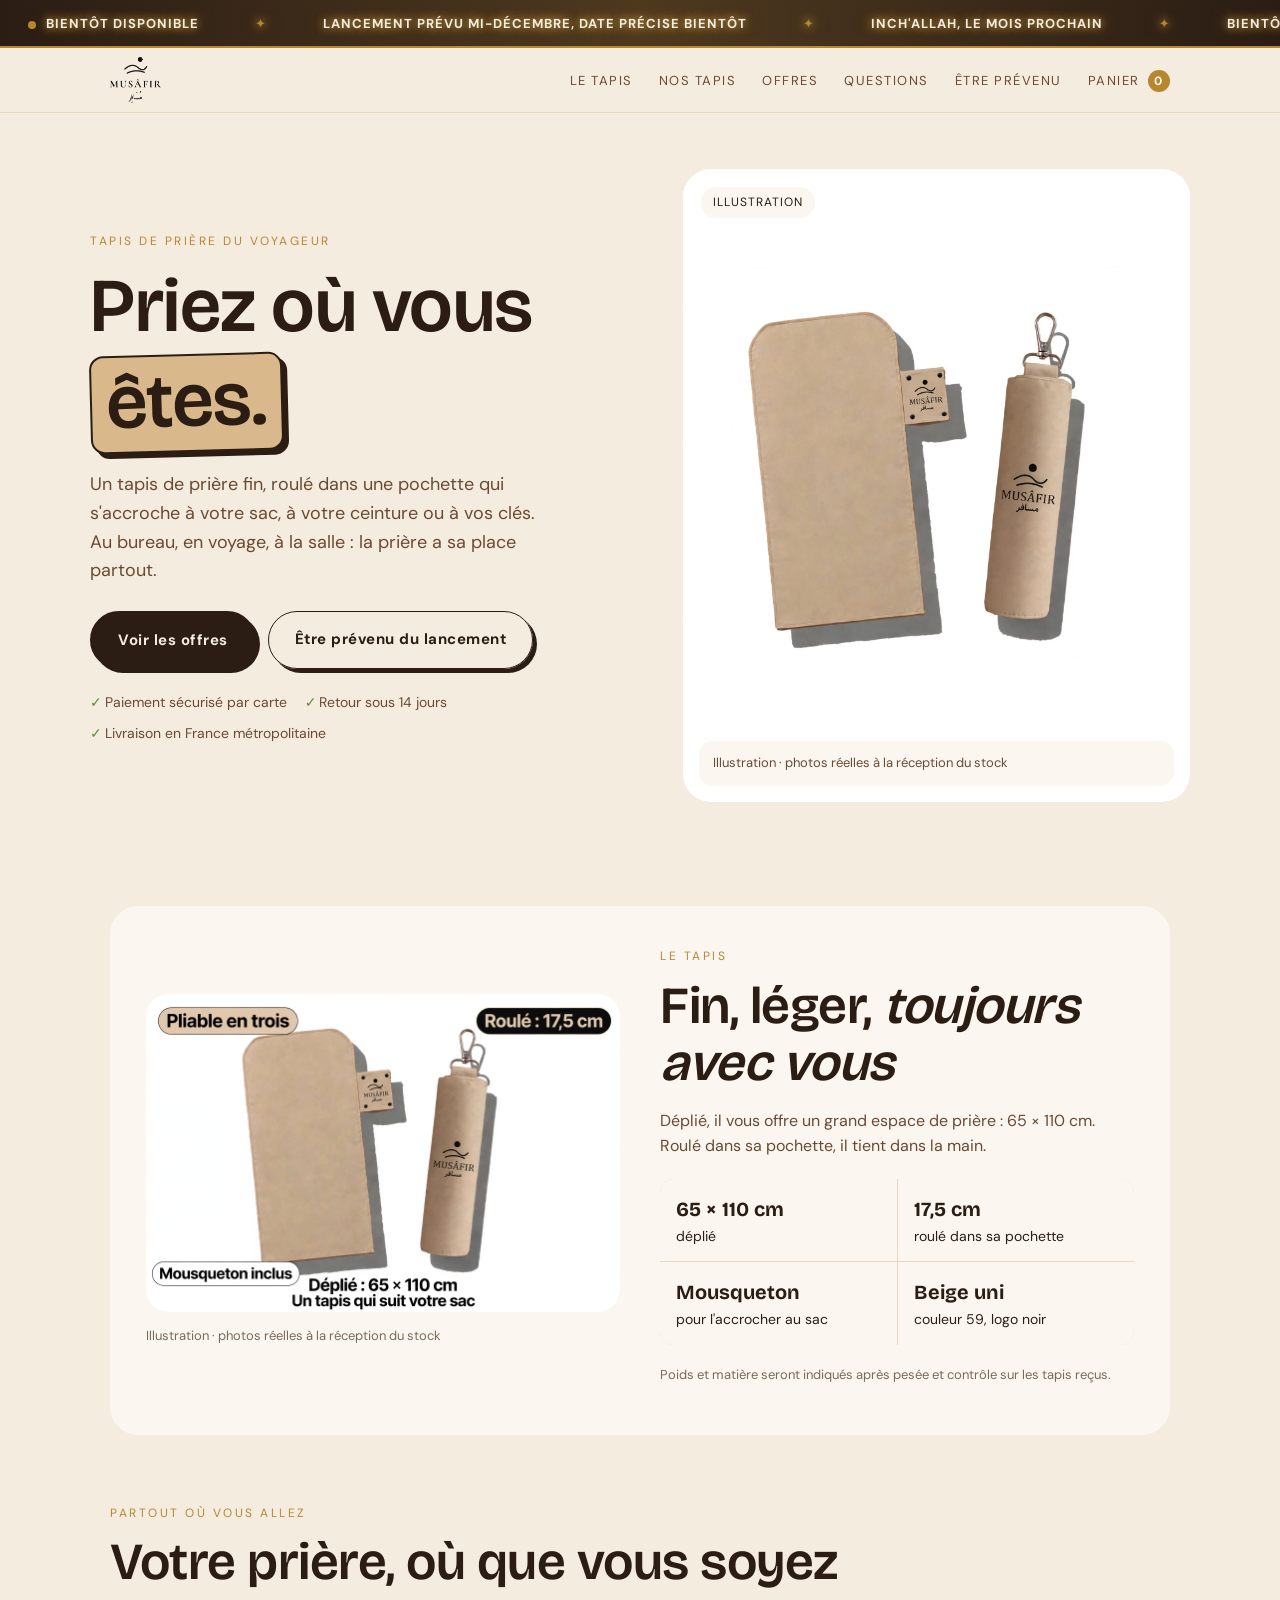
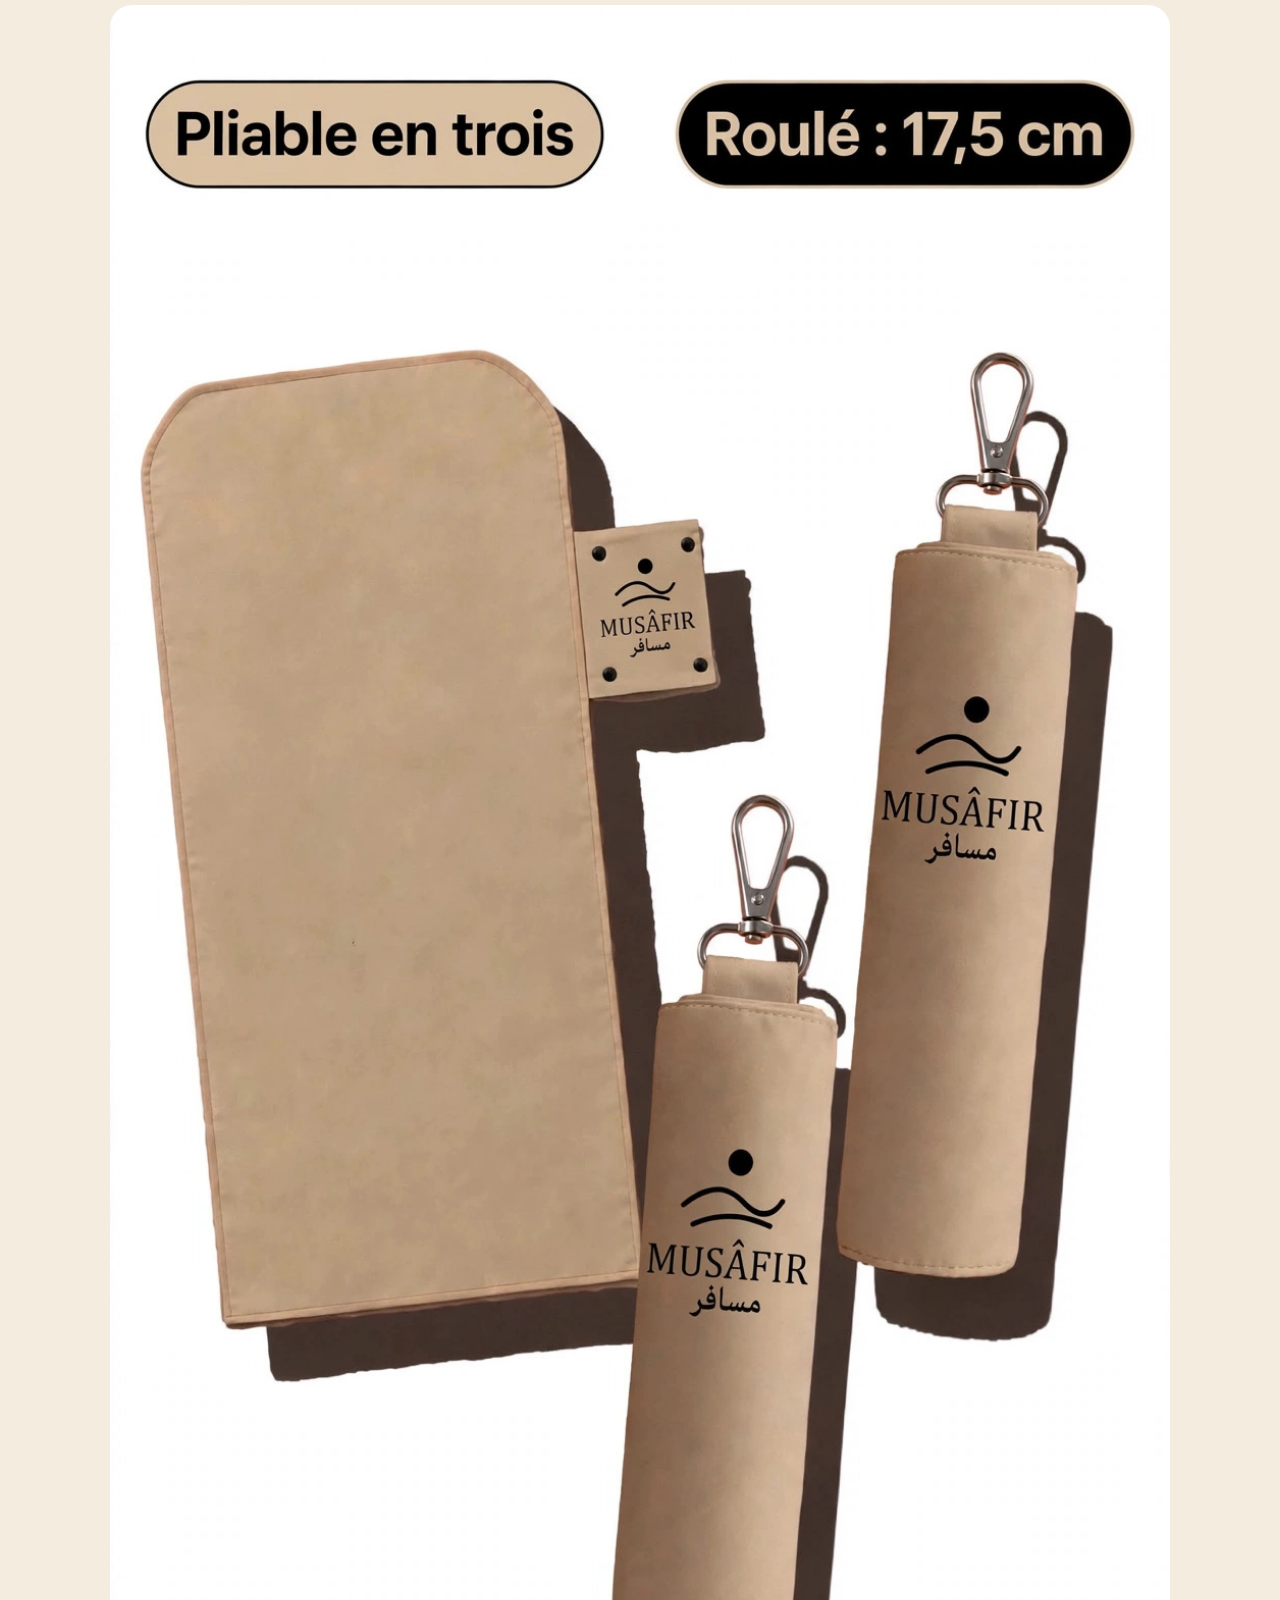
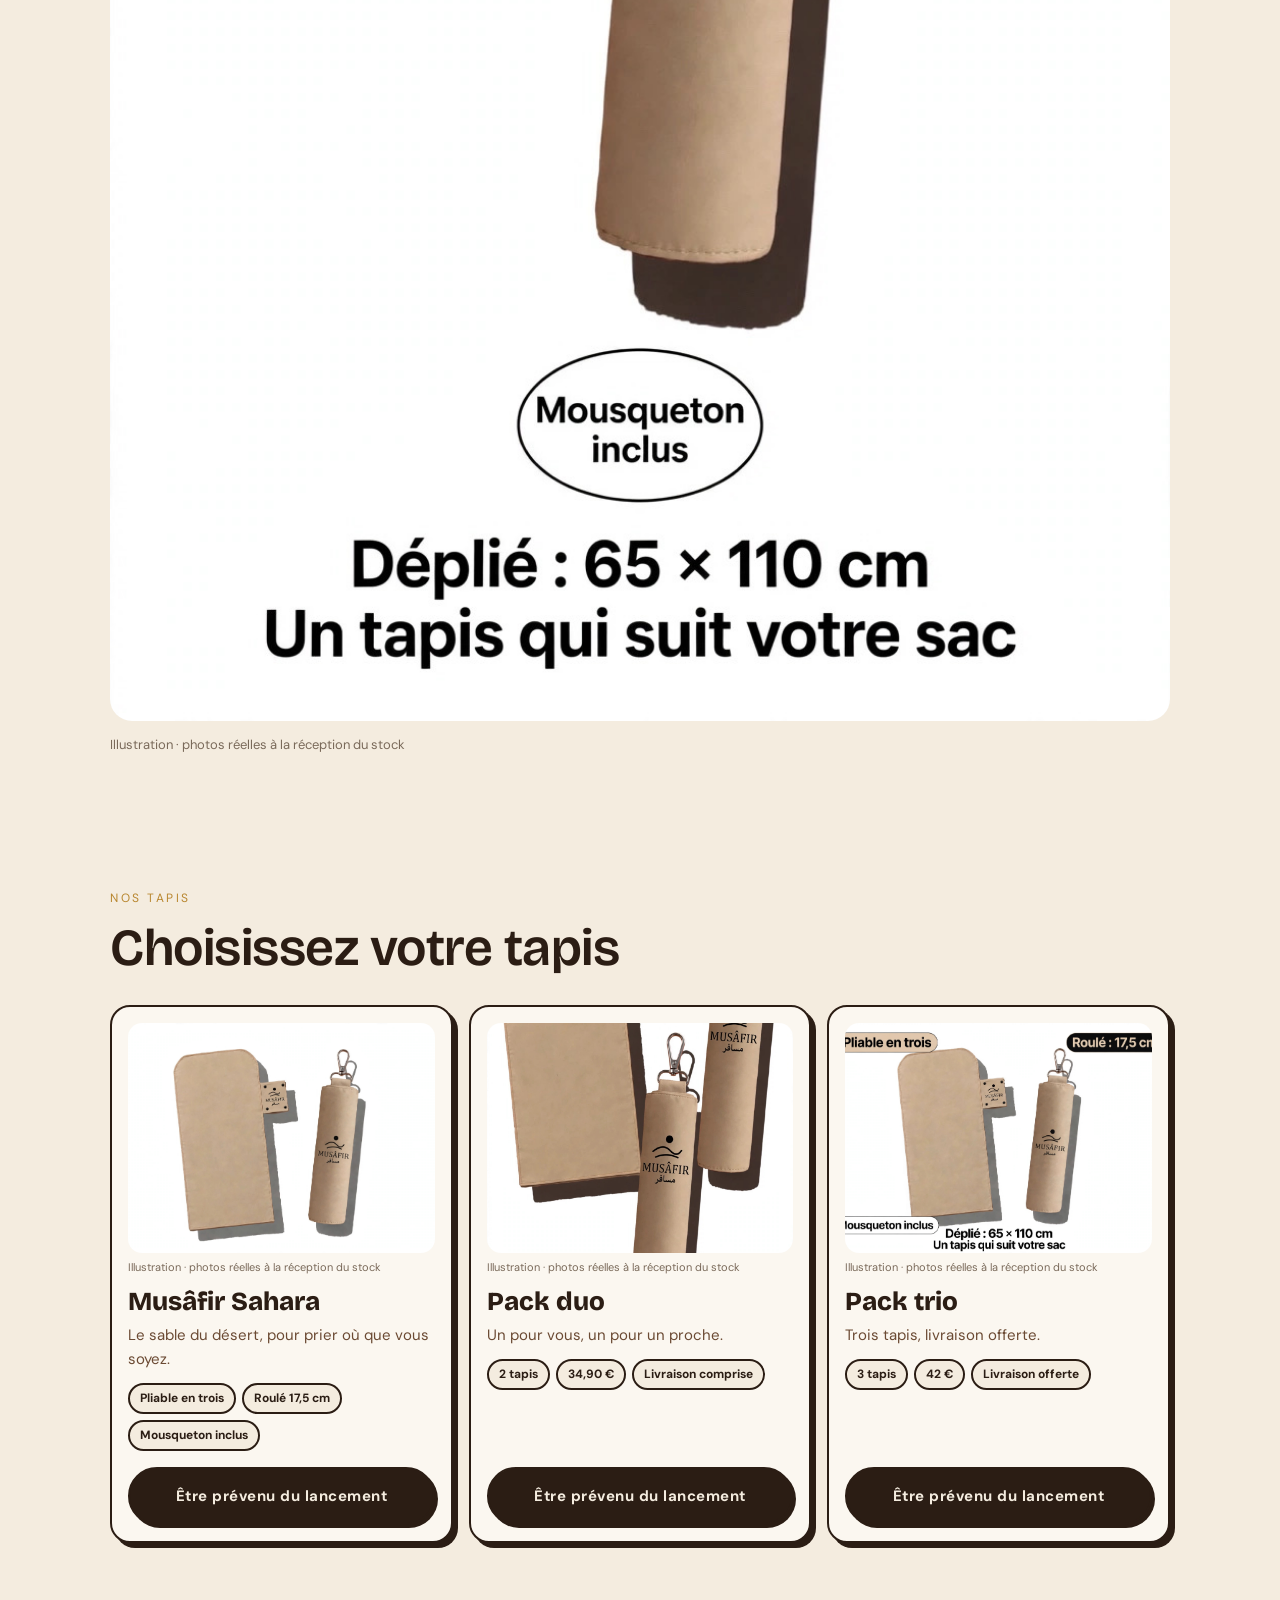
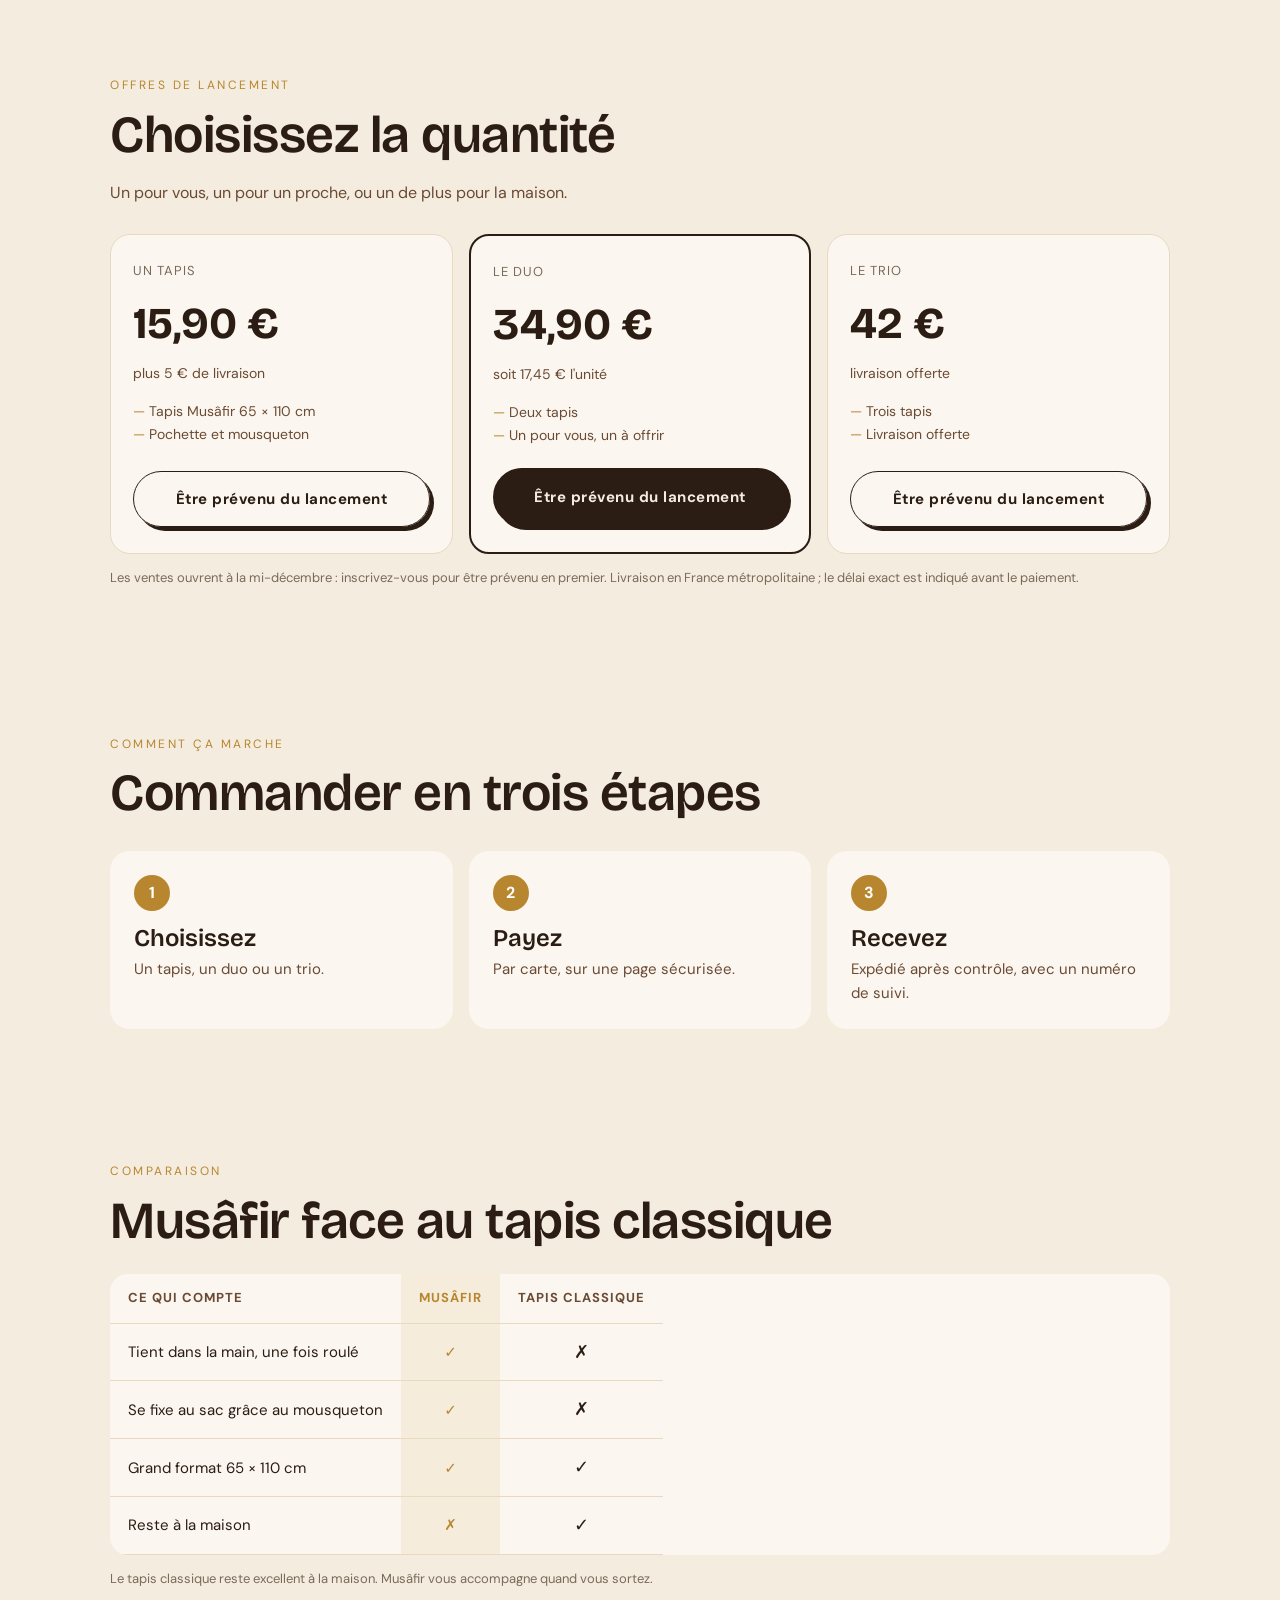
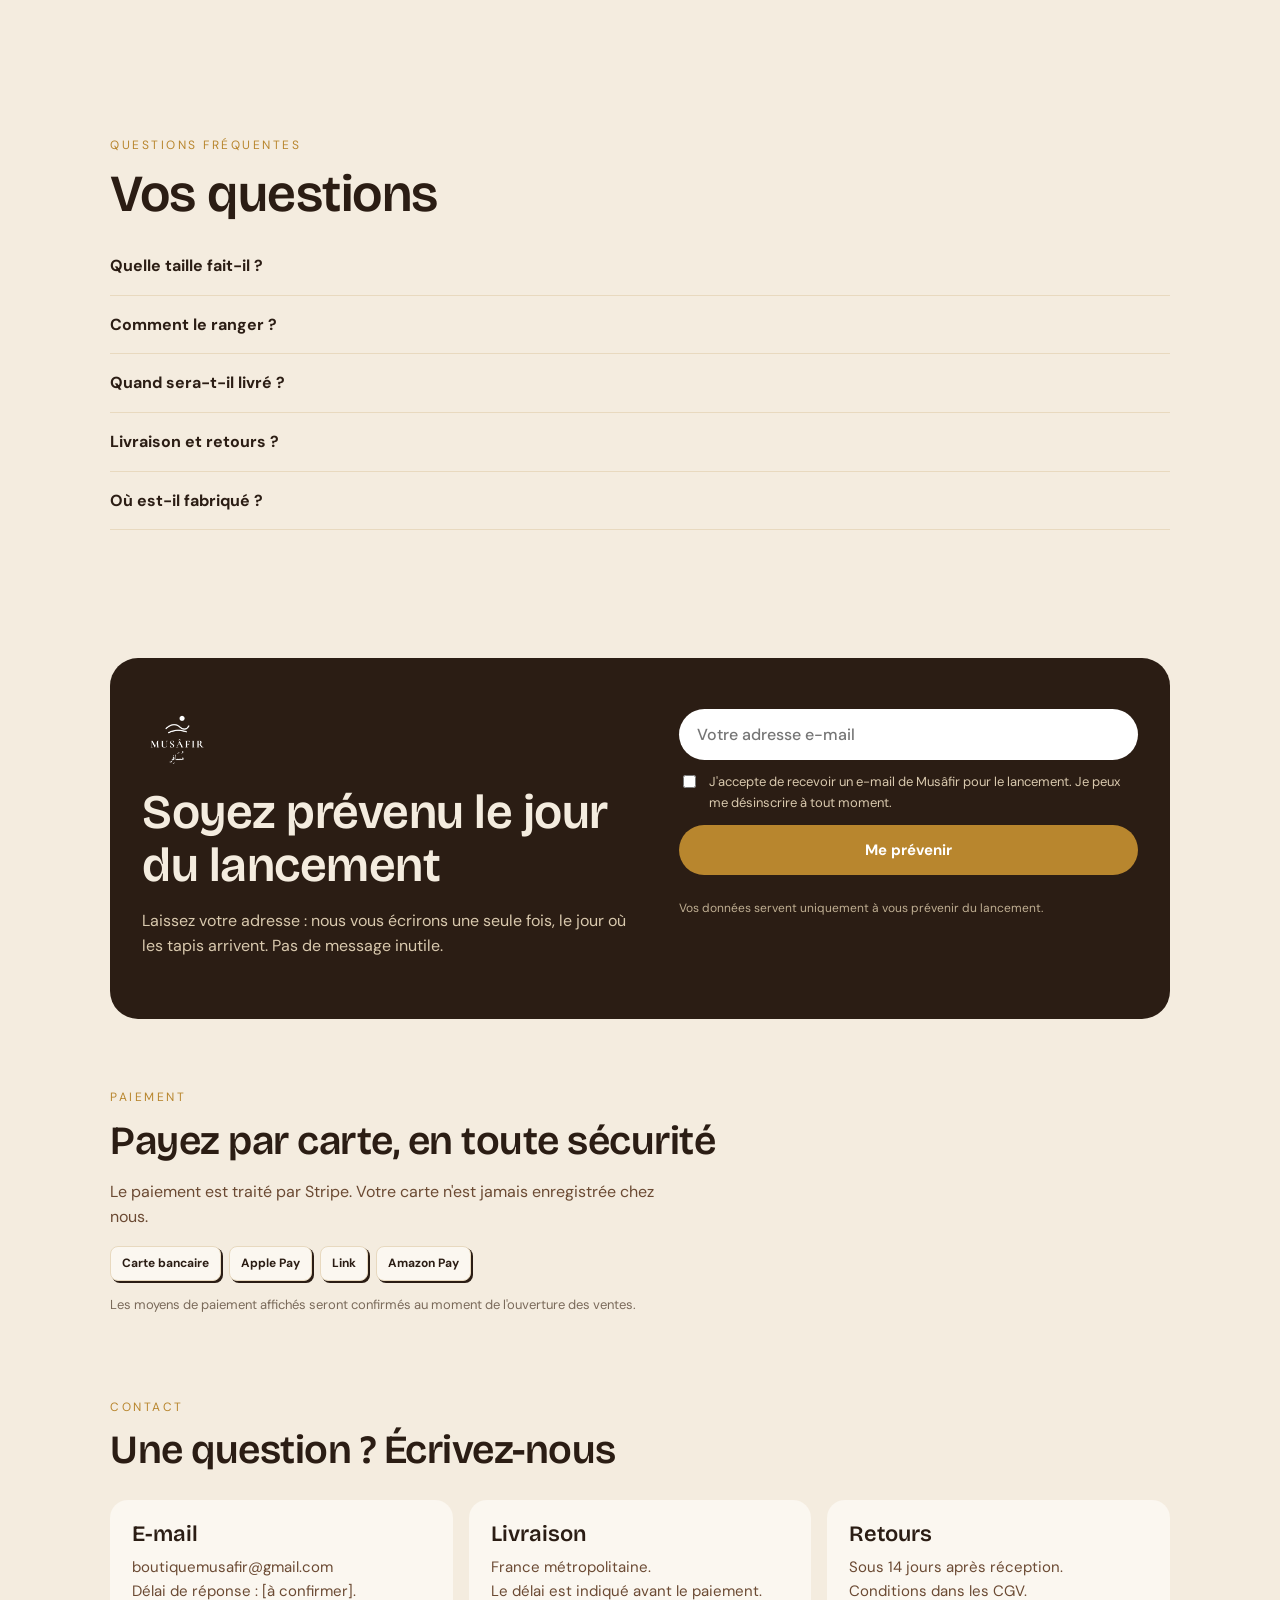
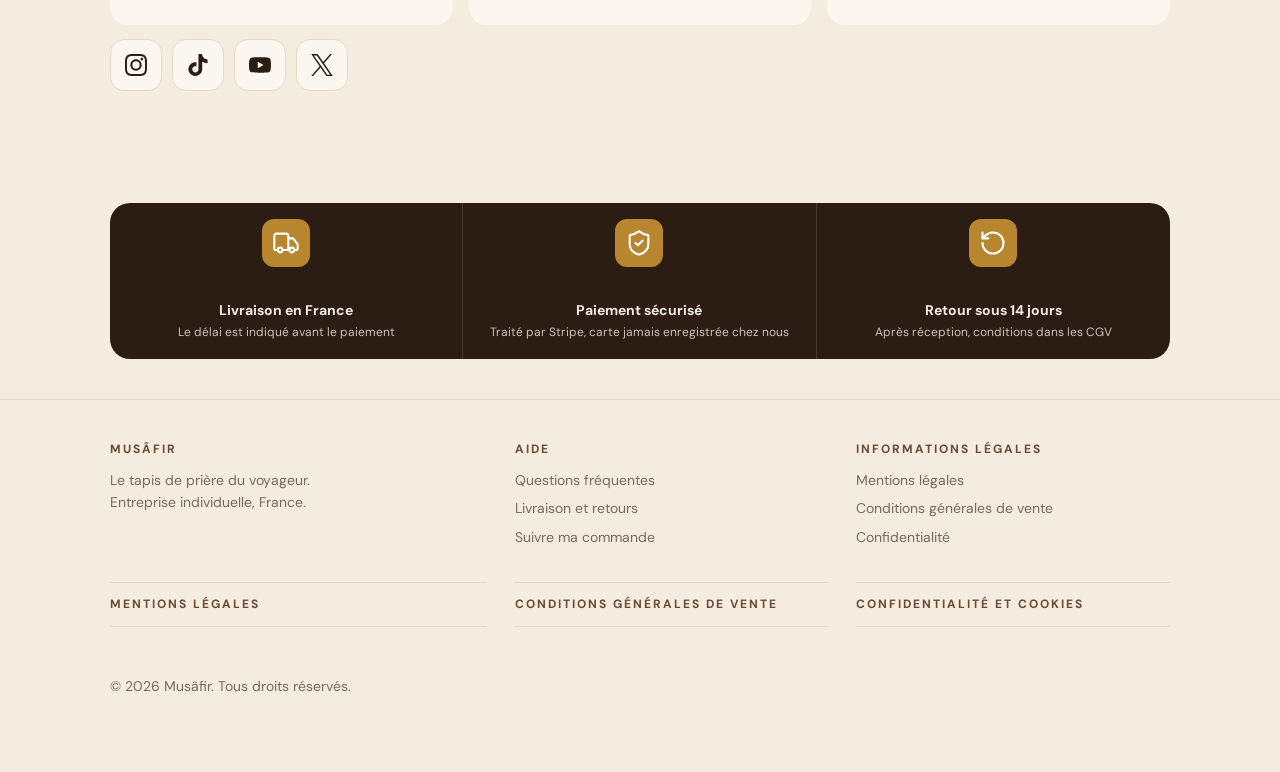
<file: index.html>
<!doctype html>
<html lang="fr">
<head>
<meta charset="utf-8">
<meta name="viewport" content="width=device-width,initial-scale=1">
<title>Musâfir · Le tapis de prière du voyageur</title>
<meta name="description" content="Musâfir : un tapis de prière fin, roulé dans une pochette qui s'accroche à votre sac. 65 × 110 cm, livraison en France.">
<link rel="icon" type="image/png" sizes="512x512" href="/favicon.png">
<link rel="apple-touch-icon" href="/apple-touch-icon.png">
<meta property="og:type" content="website">
<meta property="og:url" content="https://musafirofficiel.com/">
<meta property="og:site_name" content="Musâfir">
<meta property="og:title" content="Musâfir · Le tapis de prière du voyageur">
<meta property="og:description" content="Un tapis de prière fin, roulé dans une pochette qui s'accroche à votre sac. 65 × 110 cm. Lancement mi-décembre.">
<meta property="og:image" content="https://musafirofficiel.com/partage.jpg">
<meta property="og:image:width" content="1200">
<meta property="og:image:height" content="630">
<meta property="og:locale" content="fr_FR">
<meta name="twitter:card" content="summary_large_image">
<meta name="theme-color" content="#2B1D14">
<link rel="preconnect" href="https://fonts.googleapis.com">
<link href="https://fonts.googleapis.com/css2?family=Bricolage+Grotesque:wght@500;700;800&family=DM+Sans:wght@400;500;700&display=swap" rel="stylesheet">
<style>
:root{
  --sand:#F4ECDF; --sand2:#E8D9BF; --paper:#FBF7F0;
  --ink:#2B1D14; --brown:#6B4A33; --mute:#7a6a5a;
  --dune:#D9B98C; --gold:#B8862E; --sage:#5E8B3A;
}
@media (prefers-color-scheme: dark){
  :root:not([data-theme="light"]){ --sand:#1d1610; --sand2:#2e2219; --paper:#241a13; --ink:#F4ECDF; --brown:#d9c9ae; --mute:#b5a58f; --dune:#c9a46b; --gold:#d9a84a; }
}
:root[data-theme="dark"]{ --sand:#1d1610; --sand2:#2e2219; --paper:#241a13; --ink:#F4ECDF; --brown:#d9c9ae; --mute:#b5a58f; --dune:#c9a46b; --gold:#d9a84a; }
*{box-sizing:border-box}
html{scroll-behavior:smooth}
html,body{max-width:100%;overflow-x:hidden;overflow-x:clip}
body{margin:0;background:var(--sand);color:var(--ink);font:16px/1.6 "DM Sans",system-ui,sans-serif;overflow-x:hidden}
img{max-width:100%;display:block}
h1,h2,h3{font-family:"Bricolage Grotesque",system-ui,sans-serif;font-weight:600;line-height:1.1;margin:0}
a{color:inherit}
.wrap{max-width:1100px;margin:0 auto;padding:0 20px}

/* En-tête */
header{position:sticky;top:0;z-index:20;background:color-mix(in srgb,var(--sand) 92%,transparent);backdrop-filter:blur(8px);border-bottom:1px solid var(--sand2)}
header .wrap{display:flex;align-items:center;justify-content:space-between;height:64px}
.brand{font-family:"Bricolage Grotesque",system-ui,sans-serif;font-size:26px;font-weight:700;letter-spacing:.5px;text-decoration:none}
.brand em{font-style:normal;color:var(--gold)}
nav a{font-size:13px;letter-spacing:1.5px;text-transform:uppercase;text-decoration:none;margin-left:22px;color:var(--brown)}
.cta-sm{background:var(--ink);color:var(--sand)!important;padding:9px 16px;border-radius:30px;letter-spacing:1px}
.menu-btn{display:none;width:46px;height:46px;border:2.5px solid var(--ink);border-radius:14px;background:var(--paper);box-shadow:3px 3px 0 var(--ink);cursor:pointer;align-items:center;justify-content:center}
.menu-btn span,.menu-btn span::before,.menu-btn span::after{display:block;width:20px;height:2px;background:var(--ink);position:relative;content:""}
.menu-btn span::before{position:absolute;transform:translateY(-6px)}
.menu-btn span::after{position:absolute;transform:translateY(6px)}
.drawer{position:fixed;inset:0;background:var(--sand);z-index:30;padding:90px 24px 40px;display:none;flex-direction:column;gap:6px}
.drawer.open{display:flex}
.drawer a{font-family:"Bricolage Grotesque",sans-serif;font-size:26px;font-weight:800;text-decoration:none;color:var(--ink);padding:12px 0;border-bottom:2px solid var(--sand2)}
.drawer .close{position:absolute;top:18px;right:20px;width:46px;height:46px;border:2.5px solid var(--ink);border-radius:14px;background:var(--paper);font-size:24px;cursor:pointer;color:var(--ink)}
@media (max-width:640px){nav a:not(.cart){display:none}.menu-btn{display:inline-flex}nav .cart{font-size:13px}}

/* Accueil */
.hero{padding:56px 0 40px;display:grid;grid-template-columns:1.1fr 1fr;gap:36px;align-items:center}
.kicker{display:inline-block;font-size:12px;letter-spacing:2.5px;text-transform:uppercase;color:var(--gold);margin-bottom:14px}
.hero h1{font-size:clamp(44px,6.5vw,76px)}
.hero h1 em{color:var(--gold);font-style:normal}
.sticker{display:inline-block;background:var(--dune);color:var(--ink);border:2.5px solid var(--ink);border-radius:14px;padding:4px 14px 6px;box-shadow:5px 5px 0 var(--ink);transform:rotate(-1.5deg);margin-top:6px}
h1,h2{letter-spacing:-.5px}
.btn{box-shadow:4px 4px 0 var(--ink);border:2.5px solid var(--ink)}
.btn.ghost{box-shadow:4px 4px 0 var(--ink);background:var(--paper)}
.social a{display:inline-flex;align-items:center;gap:8px}
.social svg{width:18px;height:18px}
.pay span{box-shadow:2px 2px 0 var(--ink);border:2px solid var(--ink)}
.hero p.lead{font-size:18px;color:var(--brown);margin:18px 0 26px;max-width:460px}
.btns{display:flex;flex-wrap:wrap;gap:12px}
.btn{display:inline-block;background:var(--ink);color:var(--sand);text-decoration:none;padding:15px 26px;border-radius:30px;font-weight:700;letter-spacing:.5px;font-size:15px}
.btn.ghost{background:transparent;color:var(--ink);border:1.5px solid var(--ink)}
.trust{display:flex;flex-wrap:wrap;gap:8px 18px;margin-top:22px;font-size:14px;color:var(--brown)}
.trust span::before{content:"✓ ";color:var(--sage);font-weight:700}
.bar{display:grid;grid-template-columns:repeat(3,1fr);gap:0;background:var(--ink);color:var(--sand);border-radius:20px;overflow:hidden;margin:8px 0 0}
.bar div{padding:16px 14px;text-align:center;font-size:14px;font-weight:700;border-right:1px solid #ffffff22}
.bar div:last-child{border-right:0}
.bar small{display:block;font-weight:400;opacity:.8;font-size:12px;margin-top:2px}
.sticky-cta{display:none}
@media (max-width:640px){
  .bar{grid-template-columns:1fr}
  .bar div{border-right:0;border-bottom:1px solid #ffffff22}
  .sticky-cta{display:block;position:fixed;left:12px;right:12px;bottom:12px;z-index:25}
  .sticky-cta a{display:block;text-align:center;background:var(--gold);color:#fff;text-decoration:none;font-weight:700;padding:15px;border-radius:30px;box-shadow:0 6px 18px #2b1d1455;border:2.5px solid var(--ink)}
}
details.legal{border-top:1px solid var(--sand2);padding:12px 0}
details.legal summary{cursor:pointer;font-size:12px;letter-spacing:2px;text-transform:uppercase;color:var(--brown);font-weight:700}
details.legal p{font-size:14px;color:var(--mute)}
.visual{position:relative;aspect-ratio:4/5;border-radius:28px;background:linear-gradient(170deg,#E9CFA4,#C99A62);overflow:hidden;display:flex;align-items:center;justify-content:center}
.visual .ph{position:absolute;inset:auto 16px 16px 16px;background:var(--paper);border-radius:14px;padding:12px 14px;font-size:13px;color:var(--brown)}
.visual .tag{position:absolute;top:18px;left:18px;background:var(--paper);border-radius:20px;padding:6px 12px;font-size:12px;letter-spacing:1px;text-transform:uppercase}
.visual.has-img{background:#fff}
.visual.has-img img{width:100%;height:100%;object-fit:contain;padding:10% 0 16%;transform:scale(1.18);mix-blend-mode:multiply}
.visual .mock{width:44%;aspect-ratio:1/2.1;border-radius:14px;background:linear-gradient(180deg,#8f5d3f,#5b3a26);box-shadow:0 18px 40px #2b1d1455}
@media (max-width:820px){.hero{grid-template-columns:1fr;padding-top:32px}}

/* Sections */
section{padding:64px 0}
.kick{font-size:12px;letter-spacing:2.5px;text-transform:uppercase;color:var(--gold)}
.sec-title{font-size:clamp(34px,4.6vw,52px);margin:10px 0 14px}
.sec-sub{color:var(--brown);max-width:560px}

/* Produit */
.product{display:grid;grid-template-columns:1fr 1fr;gap:40px;align-items:center;background:var(--paper);border-radius:28px;padding:36px}
.product .visual{aspect-ratio:1/1}
.specs{display:grid;grid-template-columns:1fr 1fr;gap:1px;background:var(--sand2);border-radius:14px;overflow:hidden;margin:20px 0}
.specs div{background:var(--paper);padding:14px 16px;font-size:14px}
.specs b{display:block;font-family:"Bricolage Grotesque",system-ui,sans-serif;font-size:20px}
@media (max-width:820px){.product{grid-template-columns:1fr;padding:22px}}

/* Offres */
.offers{display:grid;grid-template-columns:repeat(3,1fr);gap:16px;margin-top:28px}
.offer{background:var(--paper);border:1px solid var(--sand2);border-radius:20px;padding:26px 22px;display:flex;flex-direction:column}
.offer.best{border:2px solid var(--ink)}
.offer small{color:var(--mute);font-size:13px;letter-spacing:1px;text-transform:uppercase}
.offer .price{font-family:"Bricolage Grotesque",system-ui,sans-serif;font-size:44px;font-weight:700;margin:8px 0 2px}
.offer .per{font-size:14px;color:var(--brown)}
.offer ul{padding:0;list-style:none;margin:16px 0 22px;font-size:14px;color:var(--brown);flex:1}
.offer ul li::before{content:"— ";color:var(--gold)}
.offer .btn{text-align:center}
.note{font-size:13px;color:var(--mute);margin-top:14px}
@media (max-width:820px){.offers{grid-template-columns:1fr}}

/* Étapes */
.steps{display:grid;grid-template-columns:repeat(3,1fr);gap:16px;margin-top:28px}
.step{background:var(--paper);border-radius:20px;padding:24px}
.step b{display:inline-grid;place-items:center;width:36px;height:36px;border-radius:50%;background:var(--gold);color:#fff;font-weight:700;margin-bottom:14px}
.step h3{font-size:24px;margin-bottom:6px}
.step p{margin:0;color:var(--brown);font-size:15px}
@media (max-width:820px){.steps{grid-template-columns:1fr}}

/* Comparatif (critères vérifiés uniquement) */
table{width:100%;border-collapse:collapse;margin-top:24px;background:var(--paper);border-radius:18px;overflow:hidden;display:block;max-width:100%;overflow-x:auto}
th,td{padding:14px 18px;text-align:left;border-bottom:1px solid var(--sand2);font-size:15px}
th{font-size:13px;letter-spacing:1px;text-transform:uppercase;color:var(--brown)}
th.m,td.m{text-align:center;color:var(--gold);font-weight:700;background:color-mix(in srgb,var(--gold) 10%,transparent)}
td.c{text-align:center;font-size:18px}

/* Questions */
details{border-bottom:1px solid var(--sand2);padding:16px 0}
details summary{cursor:pointer;font-weight:700;list-style:none}
details p{margin:10px 0 0;color:var(--brown)}

/* Liste d'attente */
.wait{background:var(--ink);color:var(--sand);border-radius:28px;padding:44px 32px;display:grid;grid-template-columns:1.1fr 1fr;gap:32px;align-items:center}
.wait h2{color:var(--sand);font-size:clamp(34px,4.4vw,48px)}
.wait p{color:#d9c9ae}
.wait form{display:grid;gap:12px}
.wait input[type=email]{width:100%;padding:15px 18px;border-radius:30px;border:0;font:500 16px "DM Sans";color:var(--ink)}
.wait label{display:flex;gap:10px;align-items:flex-start;font-size:13px;color:#d9c9ae}
.wait button{background:var(--gold);color:#fff;border:0;border-radius:30px;padding:15px;font:700 15px "DM Sans";cursor:pointer}
.wait .hp{position:absolute;left:-9999px;width:1px;height:1px;overflow:hidden}
.wait .legal{font-size:12px;color:#bfae92}
@media (max-width:820px){.wait{grid-template-columns:1fr;padding:28px 22px}}

.cart .count{display:inline-grid;place-items:center;min-width:22px;height:22px;border-radius:11px;background:var(--gold);color:#fff;font-size:12px;font-weight:700;margin-left:4px}
.pay{display:flex;flex-wrap:wrap;gap:8px;margin:12px 0 0}
.pay span{background:var(--paper);border:1px solid var(--sand2);border-radius:8px;padding:7px 11px;font-size:12px;font-weight:700;color:var(--ink)}
.social{display:flex;gap:10px;flex-wrap:wrap;margin:14px 0 0}
.social a{background:var(--paper);border:1px solid var(--sand2);border-radius:30px;padding:8px 14px;font-size:13px;text-decoration:none;color:var(--ink);font-weight:600}
.contact-grid{display:grid;grid-template-columns:repeat(3,1fr);gap:16px;margin-top:28px}
.contact-grid div{background:var(--paper);border-radius:18px;padding:22px}
.contact-grid h3{font-size:22px;margin-bottom:8px}
.contact-grid p{margin:0;color:var(--brown);font-size:15px}
@media (max-width:820px){.contact-grid{grid-template-columns:1fr}}
footer{padding:40px 0 60px;color:var(--mute);font-size:14px;border-top:1px solid var(--sand2);margin-top:40px}
footer .wrap{display:grid;grid-template-columns:1.2fr 1fr 1fr;gap:28px}
footer h4{font-size:12px;letter-spacing:2px;text-transform:uppercase;color:var(--brown);margin:0 0 10px}
footer a{display:block;color:var(--mute);text-decoration:none;margin:0 0 6px}
@media (max-width:820px){footer .wrap{grid-template-columns:1fr}}

/* Icônes carrées */
.bar svg{width:48px;height:48px;padding:10px;background:var(--gold);color:#fff;border-radius:12px;display:block;margin:0 auto 10px;box-sizing:border-box}
.social a{padding:0;width:52px;height:52px;justify-content:center;border-radius:14px}
.social a span{display:none}
.social svg{width:22px;height:22px;margin:0}
/* Bandeau lumineux « bientôt disponible » qui défile */
.glow-banner{position:relative;overflow:hidden;background:var(--ink);color:#F4ECDF;border-bottom:2px solid var(--gold);padding:10px 0}
.glow-banner::before{content:"";position:absolute;inset:0;background:linear-gradient(90deg,transparent,#D9A84A33,transparent);animation:shine 4s linear infinite}
.glow-track{display:inline-flex;white-space:nowrap;animation:ping 14s ease-in-out infinite alternate;font-weight:700;letter-spacing:1px;font-size:13px;text-transform:uppercase}
.glow-track span{padding:0 28px;text-shadow:0 0 8px #D9A84A,0 0 18px #D9A84A88}
.glow-track span.dot{color:var(--gold)}
.glow-wrap{overflow:hidden;position:relative;z-index:1}
.glow-banner .pulse{display:inline-block;width:8px;height:8px;border-radius:50%;background:var(--gold);box-shadow:0 0 0 0 #D9A84A;animation:pulse 1.6s infinite;margin-right:10px;vertical-align:middle}
@keyframes ping{0%{transform:translateX(0)}100%{transform:translateX(-50%)}}
@keyframes shine{0%{transform:translateX(-100%)}100%{transform:translateX(100%)}}
@keyframes pulse{0%{box-shadow:0 0 0 0 #D9A84A99}70%{box-shadow:0 0 0 10px #D9A84A00}100%{box-shadow:0 0 0 0 #D9A84A00}}
@media (prefers-reduced-motion: reduce){.glow-track,.glow-banner::before,.glow-banner .pulse{animation:none}}

/* Cartes produit */
.cards{display:grid;grid-template-columns:repeat(3,1fr);gap:16px;margin-top:28px}
.pcard{background:var(--paper);border:2.5px solid var(--ink);border-radius:20px;box-shadow:5px 5px 0 var(--ink);padding:16px;display:flex;flex-direction:column}
.pcard .pimg{background:var(--sand2);border-radius:14px;aspect-ratio:4/3;display:flex;align-items:center;justify-content:center;font-size:12px;color:var(--mute);margin-bottom:14px;text-align:center;padding:10px}
.pcard h3{font-size:26px;font-weight:800;margin-bottom:6px}
.pcard p{margin:0 0 12px;color:var(--brown);font-size:15px}
.pcard .tags{display:flex;flex-wrap:wrap;gap:6px;margin-bottom:16px}
.pcard .tags span{border:2px solid var(--ink);border-radius:20px;padding:4px 10px;font-size:12px;font-weight:700;background:var(--sand)}
.pcard .btn{margin-top:auto;text-align:center;box-shadow:3px 3px 0 var(--ink)}
.pcard .note-img{font-size:11px;color:var(--mute);margin:-8px 0 12px}
@media (max-width:820px){.cards{grid-template-columns:1fr}}
</style>
</head>
<body>

<div class="glow-banner" role="status" aria-live="polite">
  <div class="glow-wrap"><div class="glow-track" id="gt">
    <span><i class="pulse"></i>Bientôt disponible</span><span class="dot">✦</span>
    <span>Lancement prévu mi-décembre, date précise bientôt</span><span class="dot">✦</span>
    <span>Inch'Allah, le mois prochain</span><span class="dot">✦</span>
    <span>Bientôt disponible</span><span class="dot">✦</span>
    <span>Lancement prévu mi-décembre, date précise bientôt</span><span class="dot">✦</span>
    <span>Inch'Allah, le mois prochain</span><span class="dot">✦</span>
  </div></div>
</div>
<header>
  <div class="wrap">
    <button class="menu-btn" id="menuBtn" aria-label="Ouvrir le menu" aria-expanded="false" aria-controls="drawer"><span></span></button>
    <a class="brand" href="#top"><img src="logo-noir.png" alt="Musâfir" style="height:46px;width:auto;display:block"></a>
    <nav>
      <a href="#produit">Le tapis</a>
      <a href="#cartes">Nos tapis</a>
      <a href="#offres">Offres</a>
      <a href="#questions">Questions</a>
      <a href="#attente">Être prévenu</a>
      <a href="#" class="cart" aria-label="Panier, 0 article">Panier <span class="count">0</span></a>
    </nav>
  </div>
</header>

<div class="drawer" id="drawer" role="dialog" aria-label="Menu">
  <button class="close" id="closeBtn" aria-label="Fermer le menu">×</button>
  <a href="#produit">Le tapis</a>
  <a href="#offres">Offres</a>
  <a href="#questions">Questions</a>
  <a href="#attente">Être prévenu du lancement</a>
  <a href="#">Panier (0)</a>
</div>
<script>
(function(){
  var d=document.getElementById('drawer'), b=document.getElementById('menuBtn');
  function open(v){ d.classList.toggle('open',v); b.setAttribute('aria-expanded',v); }
  b.addEventListener('click',function(){ open(true); });
  document.getElementById('closeBtn').addEventListener('click',function(){ open(false); });
  d.querySelectorAll('a').forEach(function(a){ a.addEventListener('click',function(){ open(false); }); });
})();
</script>

<main id="top">
  <div class="wrap hero">
    <div>
      <span class="kicker">Tapis de prière du voyageur</span>
      <h1>Priez où vous <span class="sticker">êtes.</span></h1>
      <p class="lead">Un tapis de prière fin, roulé dans une pochette qui s'accroche à votre sac, à votre ceinture ou à vos clés. Au bureau, en voyage, à la salle : la prière a sa place partout.</p>
      <div class="btns">
        <a class="btn" href="#offres">Voir les offres</a>
        <a class="btn ghost" href="#attente">Être prévenu du lancement</a>
      </div>
      <div class="trust">
        <span>Paiement sécurisé par carte</span>
        <span>Retour sous 14 jours</span>
        <span>Livraison en France métropolitaine</span>
      </div>
    </div>
    <div class="visual has-img">
      <span class="tag">Illustration</span>
      <img src="photos/carte-sahara.jpg" alt="Tapis de prière Musâfir beige déplié à côté de sa pochette roulée avec mousqueton (illustration)" width="1904" height="1280" fetchpriority="high">
      <div class="ph">Illustration · photos réelles à la réception du stock</div>
    </div>
  </div>
</main>

<section id="produit">
  <div class="wrap">
    <div class="product">
      <figure style="margin:0"><img src="visuels/tapis-legende-1.jpg" alt="Tapis Musâfir déplié et roulé, avec pochette et mousqueton" style="width:100%;border-radius:22px"><figcaption class="note">Illustration · photos réelles à la réception du stock</figcaption></figure>
      <div>
        <span class="kick">Le tapis</span>
        <h2 class="sec-title">Fin, léger, <em>toujours avec vous</em></h2>
        <p class="sec-sub">Déplié, il vous offre un grand espace de prière : 65 × 110 cm. Roulé dans sa pochette, il tient dans la main.</p>
        <div class="specs">
          <div><b>65 × 110 cm</b>déplié</div>
          <div><b>17,5 cm</b>roulé dans sa pochette</div>
          <div><b>Mousqueton</b>pour l'accrocher au sac</div>
          <div><b>Beige uni</b>couleur 59, logo noir</div>
        </div>
        <p class="note">Poids et matière seront indiqués après pesée et contrôle sur les tapis reçus.</p>
      </div>
    </div>
  </div>
</section>

<section style="padding-top:0">
  <div class="wrap">
    <span class="kick">Partout où vous allez</span>
    <h2 class="sec-title">Votre prière, où que vous soyez</h2>
    <figure style="margin:0"><img src="visuels/tapis-legende-2.jpg" alt="Deux tapis Musâfir roulés avec mousqueton, sur fond clair" style="width:100%;border-radius:22px"><figcaption class="note">Illustration · photos réelles à la réception du stock</figcaption></figure>
  </div>
</section>

<section id="cartes">
  <div class="wrap">
    <span class="kick">Nos tapis</span>
    <h2 class="sec-title">Choisissez votre tapis</h2>
    <div class="cards">
      <article class="pcard">
        <img src="photos/carte-sahara.jpg" alt="Tapis Musâfir Sahara (illustration)" style="width:100%;aspect-ratio:4/3;object-fit:cover;border-radius:14px;margin-bottom:14px">
        <p class="note-img">Illustration · photos réelles à la réception du stock</p>
        <h3>Musâfir Sahara</h3>
        <p>Le sable du désert, pour prier où que vous soyez.</p>
        <div class="tags"><span>Pliable en trois</span><span>Roulé 17,5 cm</span><span>Mousqueton inclus</span></div>
        <a class="btn" href="#attente">Être prévenu du lancement</a>
      </article>
      <article class="pcard">
        <img src="photos/carte-duo.jpg" alt="Pack duo Musâfir (illustration)" style="width:100%;aspect-ratio:4/3;object-fit:cover;border-radius:14px;margin-bottom:14px">
        <p class="note-img">Illustration · photos réelles à la réception du stock</p>
        <h3>Pack duo</h3>
        <p>Un pour vous, un pour un proche.</p>
        <div class="tags"><span>2 tapis</span><span>34,90 €</span><span>Livraison comprise</span></div>
        <a class="btn" href="#attente">Être prévenu du lancement</a>
      </article>
      <article class="pcard">
        <img src="photos/carte-trio.jpg" alt="Pack trio Musâfir (illustration)" style="width:100%;aspect-ratio:4/3;object-fit:cover;border-radius:14px;margin-bottom:14px">
        <p class="note-img">Illustration · photos réelles à la réception du stock</p>
        <h3>Pack trio</h3>
        <p>Trois tapis, livraison offerte.</p>
        <div class="tags"><span>3 tapis</span><span>42 €</span><span>Livraison offerte</span></div>
        <a class="btn" href="#attente">Être prévenu du lancement</a>
      </article>
    </div>
  </div>
</section>

<section id="offres">
  <div class="wrap">
    <span class="kick">Offres de lancement</span>
    <h2 class="sec-title">Choisissez la quantité</h2>
    <p class="sec-sub">Un pour vous, un pour un proche, ou un de plus pour la maison.</p>
    <div class="offers">
      <div class="offer">
        <small>Un tapis</small>
        <div class="price">15,90 €</div>
        <div class="per">plus 5 € de livraison</div>
        <ul><li>Tapis Musâfir 65 × 110 cm</li><li>Pochette et mousqueton</li></ul>
        <a class="btn ghost" href="#attente">Être prévenu du lancement</a>
      </div>
      <div class="offer best">
        <small>Le duo</small>
        <div class="price">34,90 €</div>
        <div class="per">soit 17,45 € l'unité</div>
        <ul><li>Deux tapis</li><li>Un pour vous, un à offrir</li></ul>
        <a class="btn" href="#attente">Être prévenu du lancement</a>
      </div>
      <div class="offer">
        <small>Le trio</small>
        <div class="price">42 €</div>
        <div class="per">livraison offerte</div>
        <ul><li>Trois tapis</li><li>Livraison offerte</li></ul>
        <a class="btn ghost" href="#attente">Être prévenu du lancement</a>
      </div>
    </div>
    <p class="note">Les ventes ouvrent à la mi-décembre : inscrivez-vous pour être prévenu en premier. Livraison en France métropolitaine ; le délai exact est indiqué avant le paiement.</p>
  </div>
</section>

<section>
  <div class="wrap">
    <span class="kick">Comment ça marche</span>
    <h2 class="sec-title">Commander en trois étapes</h2>
    <div class="steps">
      <div class="step"><b>1</b><h3>Choisissez</h3><p>Un tapis, un duo ou un trio.</p></div>
      <div class="step"><b>2</b><h3>Payez</h3><p>Par carte, sur une page sécurisée.</p></div>
      <div class="step"><b>3</b><h3>Recevez</h3><p>Expédié après contrôle, avec un numéro de suivi.</p></div>
    </div>
  </div>
</section>

<section>
  <div class="wrap">
    <span class="kick">Comparaison</span>
    <h2 class="sec-title">Musâfir face au tapis classique</h2>
    <table>
      <thead><tr><th>Ce qui compte</th><th class="m">Musâfir</th><th>Tapis classique</th></tr></thead>
      <tbody>
        <tr><td>Tient dans la main, une fois roulé</td><td class="m">✓</td><td class="c">✗</td></tr>
        <tr><td>Se fixe au sac grâce au mousqueton</td><td class="m">✓</td><td class="c">✗</td></tr>
        <tr><td>Grand format 65 × 110 cm</td><td class="m">✓</td><td class="c">✓</td></tr>
        <tr><td>Reste à la maison</td><td class="m">✗</td><td class="c">✓</td></tr>
      </tbody>
    </table>
    <p class="note">Le tapis classique reste excellent à la maison. Musâfir vous accompagne quand vous sortez.</p>
  </div>
</section>

<section id="questions">
  <div class="wrap">
    <span class="kick">Questions fréquentes</span>
    <h2 class="sec-title">Vos questions</h2>
    <details><summary>Quelle taille fait-il ?</summary><p>65 × 110 cm déplié, 17,5 cm roulé dans sa pochette.</p></details>
    <details><summary>Comment le ranger ?</summary><p>Déployez-le, pliez-le en trois, puis roulez-le ferme vers le rabat. Il se glisse dans sa pochette, qui se ferme avec ses pressions.</p></details>
    <details><summary>Quand sera-t-il livré ?</summary><p>Le lancement est prévu à la mi-décembre, à la réception du stock. Les personnes inscrites seront prévenues en premier.</p></details>
    <details><summary>Livraison et retours ?</summary><p>Livraison en France métropolitaine. Le délai et les frais sont indiqués avant le paiement. Vous pouvez changer d'avis sous 14 jours après réception.</p></details>
    <details><summary>Où est-il fabriqué ?</summary><p>Il est fabriqué par un partenaire sélectionné. Chaque tapis est contrôlé avant l'envoi.</p></details>
  </div>
</section>

<section id="attente">
  <div class="wrap">
    <div class="wait">
      <div>
        <img src="logo-blanc.png" alt="Musâfir" style="height:70px;width:auto;margin-bottom:14px">
        <h2>Soyez prévenu le jour du lancement</h2>
        <p>Laissez votre adresse : nous vous écrirons une seule fois, le jour où les tapis arrivent. Pas de message inutile.</p>
      </div>
      <form id="wlf" novalidate>
        <input class="hp" type="text" name="site" tabindex="-1" autocomplete="off" aria-hidden="true">
        <input type="email" name="email" placeholder="Votre adresse e-mail" required aria-label="Adresse e-mail">
        <label><input type="checkbox" name="consent" required> J'accepte de recevoir un e-mail de Musâfir pour le lancement. Je peux me désinscrire à tout moment.</label>
        <button type="submit">Me prévenir</button>
        <p class="legal">Vos données servent uniquement à vous prévenir du lancement.</p>
      </form>
    </div>
  </div>
</section>

<section style="padding-top:0">
  <div class="wrap">
    <span class="kick">Paiement</span>
    <h2 class="sec-title" style="font-size:clamp(28px,3.6vw,40px)">Payez par carte, en toute sécurité</h2>
    <p class="sec-sub">Le paiement est traité par Stripe. Votre carte n'est jamais enregistrée chez nous.</p>
    <div class="pay">
      <span>Carte bancaire</span><span>Apple Pay</span><span>Link</span><span>Amazon Pay</span>
    </div>
    <p class="note">Les moyens de paiement affichés seront confirmés au moment de l'ouverture des ventes.</p>
  </div>
</section>

<section style="padding-top:0">
  <div class="wrap">
    <span class="kick">Contact</span>
    <h2 class="sec-title" style="font-size:clamp(28px,3.6vw,40px)">Une question ? Écrivez-nous</h2>
    <div class="contact-grid">
      <div><h3>E-mail</h3><p>boutiquemusafir@gmail.com<br>Délai de réponse : [à confirmer].</p></div>
      <div><h3>Livraison</h3><p>France métropolitaine.<br>Le délai est indiqué avant le paiement.</p></div>
      <div><h3>Retours</h3><p>Sous 14 jours après réception.<br>Conditions dans les CGV.</p></div>
    </div>
    <div class="social">
      <a href="https://www.instagram.com/musafir.officiel/" aria-label="Instagram"><svg viewBox="0 0 24 24" fill="currentColor" aria-hidden="true"><title>Instagram</title><path d="M7.0301.084c-1.2768.0602-2.1487.264-2.911.5634-.7888.3075-1.4575.72-2.1228 1.3877-.6652.6677-1.075 1.3368-1.3802 2.127-.2954.7638-.4956 1.6365-.552 2.914-.0564 1.2775-.0689 1.6882-.0626 4.947.0062 3.2586.0206 3.6671.0825 4.9473.061 1.2765.264 2.1482.5635 2.9107.308.7889.72 1.4573 1.388 2.1228.6679.6655 1.3365 1.0743 2.1285 1.38.7632.295 1.6361.4961 2.9134.552 1.2773.056 1.6884.069 4.9462.0627 3.2578-.0062 3.668-.0207 4.9478-.0814 1.28-.0607 2.147-.2652 2.9098-.5633.7889-.3086 1.4578-.72 2.1228-1.3881.665-.6682 1.0745-1.3378 1.3795-2.1284.2957-.7632.4966-1.636.552-2.9124.056-1.2809.0692-1.6898.063-4.948-.0063-3.2583-.021-3.6668-.0817-4.9465-.0607-1.2797-.264-2.1487-.5633-2.9117-.3084-.7889-.72-1.4568-1.3876-2.1228C21.2982 1.33 20.628.9208 19.8378.6165 19.074.321 18.2017.1197 16.9244.0645 15.6471.0093 15.236-.005 11.977.0014 8.718.0076 8.31.0215 7.0301.0839m.1402 21.6932c-1.17-.0509-1.8053-.2453-2.2287-.408-.5606-.216-.96-.4771-1.3819-.895-.422-.4178-.6811-.8186-.9-1.378-.1644-.4234-.3624-1.058-.4171-2.228-.0595-1.2645-.072-1.6442-.079-4.848-.007-3.2037.0053-3.583.0607-4.848.05-1.169.2456-1.805.408-2.2282.216-.5613.4762-.96.895-1.3816.4188-.4217.8184-.6814 1.3783-.9003.423-.1651 1.0575-.3614 2.227-.4171 1.2655-.06 1.6447-.072 4.848-.079 3.2033-.007 3.5835.005 4.8495.0608 1.169.0508 1.8053.2445 2.228.408.5608.216.96.4754 1.3816.895.4217.4194.6816.8176.9005 1.3787.1653.4217.3617 1.056.4169 2.2263.0602 1.2655.0739 1.645.0796 4.848.0058 3.203-.0055 3.5834-.061 4.848-.051 1.17-.245 1.8055-.408 2.2294-.216.5604-.4763.96-.8954 1.3814-.419.4215-.8181.6811-1.3783.9-.4224.1649-1.0577.3617-2.2262.4174-1.2656.0595-1.6448.072-4.8493.079-3.2045.007-3.5825-.006-4.848-.0608M16.953 5.5864A1.44 1.44 0 1 0 18.39 4.144a1.44 1.44 0 0 0-1.437 1.4424M5.8385 12.012c.0067 3.4032 2.7706 6.1557 6.173 6.1493 3.4026-.0065 6.157-2.7701 6.1506-6.1733-.0065-3.4032-2.771-6.1565-6.174-6.1498-3.403.0067-6.156 2.771-6.1496 6.1738M8 12.0077a4 4 0 1 1 4.008 3.9921A3.9996 3.9996 0 0 1 8 12.0077"/></svg><span>Instagram · @musafir.officiel</span></a>
      <a href="https://www.tiktok.com/@musafir.officiel" aria-label="TikTok"><svg viewBox="0 0 24 24" fill="currentColor" aria-hidden="true"><title>TikTok</title><path d="M12.525.02c1.31-.02 2.61-.01 3.91-.02.08 1.53.63 3.09 1.75 4.17 1.12 1.11 2.7 1.62 4.24 1.79v4.03c-1.44-.05-2.89-.35-4.2-.97-.57-.26-1.1-.59-1.62-.93-.01 2.92.01 5.84-.02 8.75-.08 1.4-.54 2.79-1.35 3.94-1.31 1.92-3.58 3.17-5.91 3.21-1.43.08-2.86-.31-4.08-1.03-2.02-1.19-3.44-3.37-3.65-5.71-.02-.5-.03-1-.01-1.49.18-1.9 1.12-3.72 2.58-4.96 1.66-1.44 3.98-2.13 6.15-1.72.02 1.48-.04 2.96-.04 4.44-.99-.32-2.15-.23-3.02.37-.63.41-1.11 1.04-1.36 1.75-.21.51-.15 1.07-.14 1.61.24 1.64 1.82 3.02 3.5 2.87 1.12-.01 2.19-.66 2.77-1.61.19-.33.4-.67.41-1.06.1-1.79.06-3.57.07-5.36.01-4.03-.01-8.05.02-12.07z"/></svg><span>TikTok · @musafir.officiel</span></a>
      <a href="https://www.youtube.com/@musafir.officiel" aria-label="YouTube"><svg viewBox="0 0 24 24" fill="currentColor" aria-hidden="true"><title>YouTube</title><path d="M23.498 6.186a3.016 3.016 0 0 0-2.122-2.136C19.505 3.545 12 3.545 12 3.545s-7.505 0-9.377.505A3.017 3.017 0 0 0 .502 6.186C0 8.07 0 12 0 12s0 3.93.502 5.814a3.016 3.016 0 0 0 2.122 2.136c1.871.505 9.376.505 9.376.505s7.505 0 9.377-.505a3.015 3.015 0 0 0 2.122-2.136C24 15.93 24 12 24 12s0-3.93-.502-5.814zM9.545 15.568V8.432L15.818 12l-6.273 3.568z"/></svg><span>YouTube · @musafir.officiel</span></a>
      <a href="https://x.com/musafirofficiel" aria-label="X"><svg viewBox="0 0 24 24" fill="currentColor" aria-hidden="true"><title>X</title><path d="M14.234 10.162 22.977 0h-2.072l-7.591 8.824L7.251 0H.258l9.168 13.343L.258 24H2.33l8.016-9.318L16.749 24h6.993zm-2.837 3.299-.929-1.329L3.076 1.56h3.182l5.965 8.532.929 1.329 7.754 11.09h-3.182z"/></svg><span>X · @musafirofficiel</span></a>
    </div>
  </div>
</section>

<div class="wrap" style="margin-top:48px">
  <div class="bar">
    <div><svg viewBox="0 0 24 24" width="28" height="28" fill="none" stroke="currentColor" stroke-width="1.8" stroke-linecap="round" stroke-linejoin="round" aria-hidden="true">
  <path d="M14 18V6a2 2 0 0 0-2-2H4a2 2 0 0 0-2 2v11a1 1 0 0 0 1 1h2" />
  <path d="M15 18H9" />
  <path d="M19 18h2a1 1 0 0 0 1-1v-3.65a1 1 0 0 0-.22-.624l-3.48-4.35A1 1 0 0 0 17.52 8H14" />
  <circle cx="17" cy="18" r="2" />
  <circle cx="7" cy="18" r="2" />
</svg><br>Livraison en France<small>Le délai est indiqué avant le paiement</small></div>
    <div><svg viewBox="0 0 24 24" width="28" height="28" fill="none" stroke="currentColor" stroke-width="1.8" stroke-linecap="round" stroke-linejoin="round" aria-hidden="true">
  <path d="M20 13c0 5-3.5 7.5-7.66 8.95a1 1 0 0 1-.67-.01C7.5 20.5 4 18 4 13V6a1 1 0 0 1 1-1c2 0 4.5-1.2 6.24-2.72a1.17 1.17 0 0 1 1.52 0C14.51 3.81 17 5 19 5a1 1 0 0 1 1 1z" />
  <path d="m9 12 2 2 4-4" />
</svg><br>Paiement sécurisé<small>Traité par Stripe, carte jamais enregistrée chez nous</small></div>
    <div><svg viewBox="0 0 24 24" width="28" height="28" fill="none" stroke="currentColor" stroke-width="1.8" stroke-linecap="round" stroke-linejoin="round" aria-hidden="true">
  <path d="M3 12a9 9 0 1 0 9-9 9.75 9.75 0 0 0-6.74 2.74L3 8" />
  <path d="M3 3v5h5" />
</svg><br>Retour sous 14 jours<small>Après réception, conditions dans les CGV</small></div>
  </div>
</div>

<footer>
  <div class="wrap">
    <div>
      <h4>Musâfir</h4>
      <p style="margin:0">Le tapis de prière du voyageur.<br>Entreprise individuelle, France.</p>
    </div>
    <div>
      <h4>Aide</h4>
      <a href="#questions">Questions fréquentes</a>
      <a href="cgv.html">Livraison et retours</a>
      <a href="#questions">Suivre ma commande</a>
    </div>
    <div>
      <h4>Informations légales</h4>
      <a href="mentions-legales.html">Mentions légales</a>
      <a href="cgv.html">Conditions générales de vente</a>
      <a href="confidentialite.html">Confidentialité</a>
    </div>
  </div>
  <div class="wrap" style="margin-top:28px">
    <details class="legal"><summary>Mentions légales</summary><p>Musâfir, entreprise individuelle. Nom, numéro d'immatriculation, adresse et hébergeur seront précisés sur la page « Mentions légales » avant l'ouverture des ventes.</p></details>
    <details class="legal"><summary>Conditions générales de vente</summary><p>Les conditions de vente, la livraison et le droit de rétractation de 14 jours sont détaillées sur la page dédiée.</p></details>
    <details class="legal"><summary>Confidentialité et cookies</summary><p>Le site ne dépose aucun cookie publicitaire. Les données de la liste d'attente servent uniquement à vous prévenir du lancement.</p></details>
    <p style="margin-top:20px">© 2026 Musâfir. Tous droits réservés.</p>
  </div>
</footer>

<div class="sticky-cta"><a href="#attente">Être prévenu du lancement</a></div>

<script>
(function(){
const f=document.getElementById('wlf');if(!f)return;
const msg=document.createElement('p');msg.setAttribute('aria-live','polite');msg.style.marginTop='10px';f.appendChild(msg);
f.addEventListener('submit',async ev=>{
  ev.preventDefault();
  const email=f.elements.email.value.trim();
  const lang=(document.documentElement.lang||'fr').slice(0,2);
  if(!/^[^@\s]+@[^@\s]+\.[^@\s]+$/.test(email)){msg.textContent='Veuillez saisir une adresse e-mail valide.';return}
  if(!f.elements.consent.checked){msg.textContent='Veuillez cocher la case pour confirmer votre accord.';return}
  try{
    const r=await fetch('/api/attente',{method:'POST',headers:{'content-type':'application/json'},body:JSON.stringify({email:email,lang:lang,consent:true,site:f.elements.site.value})});
    if(!r.ok)throw new Error('http');
    msg.textContent='Merci ! Vous serez informé dès l\'arrivée des tapis.';
    f.reset();
  }catch(_){msg.textContent='Une erreur est survenue. Veuillez réessayer plus tard.'}
});
})();
</script>
</body>
</html>
</file>
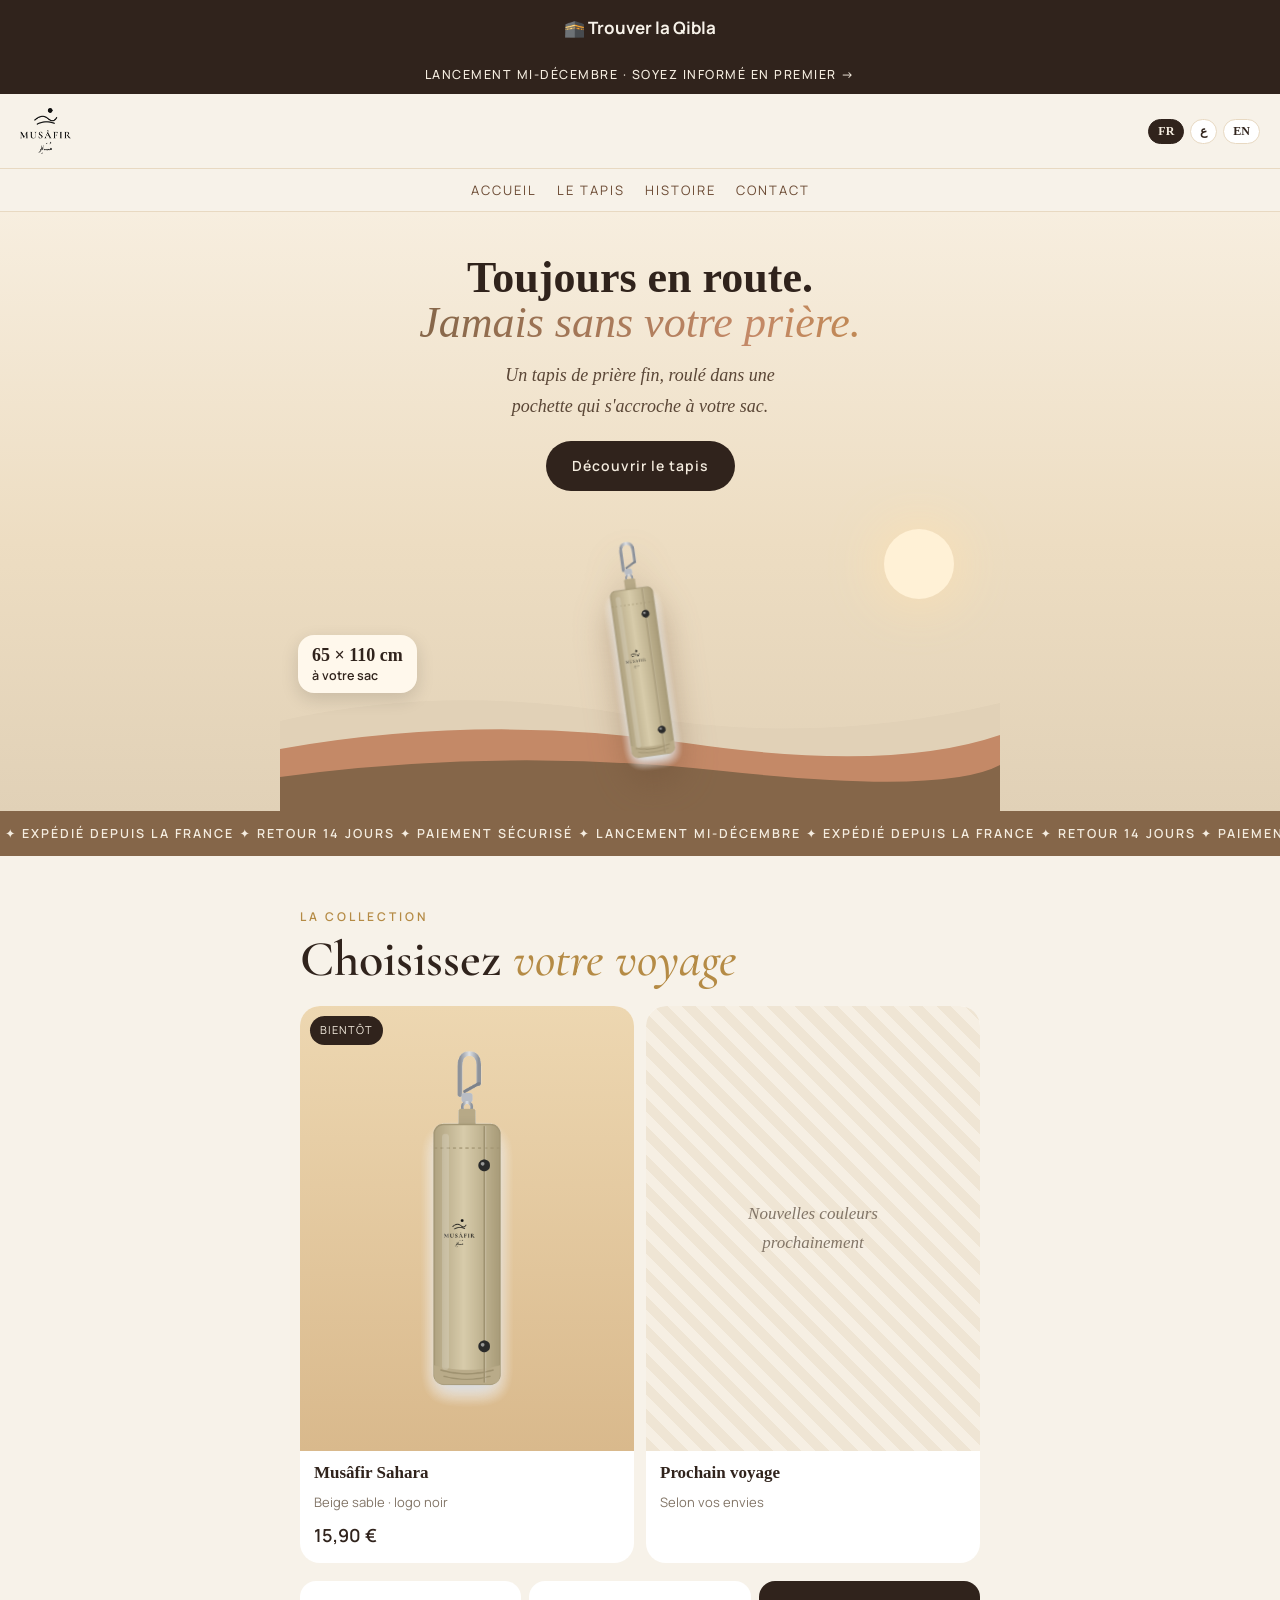
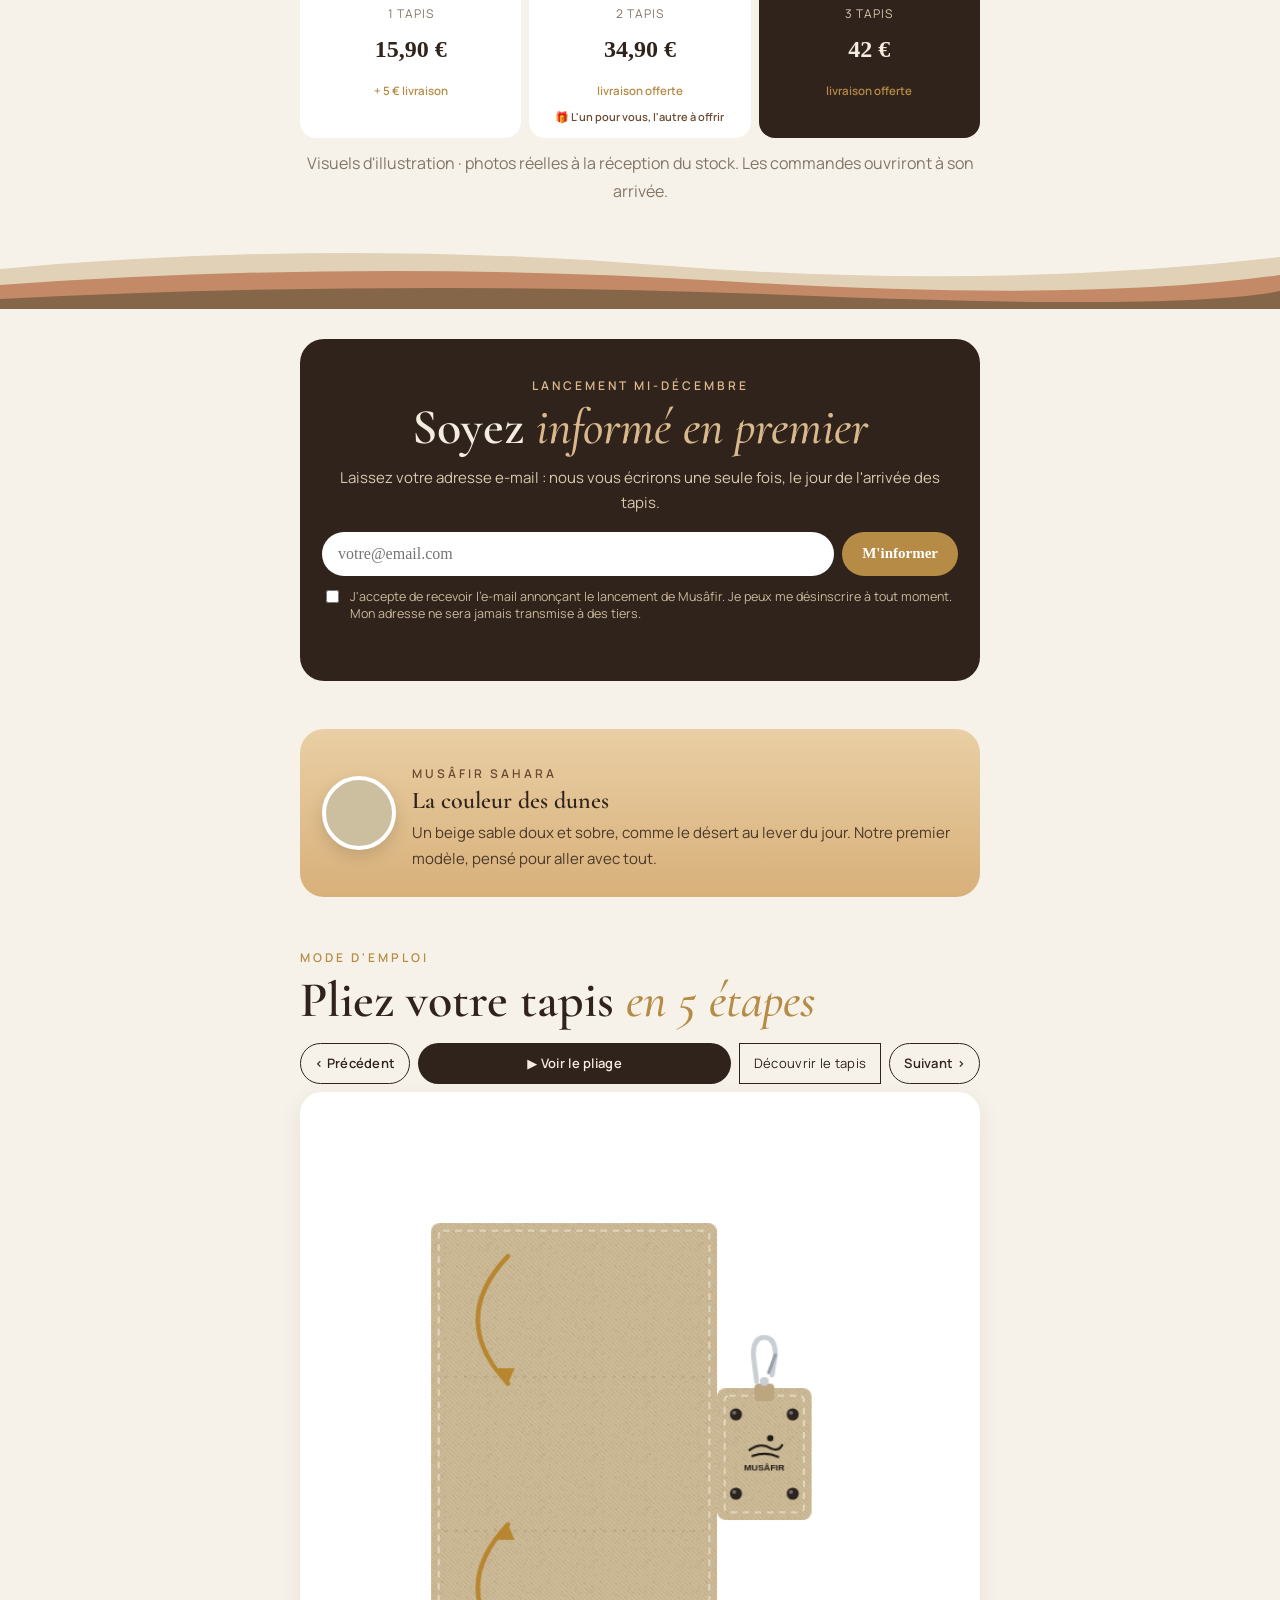
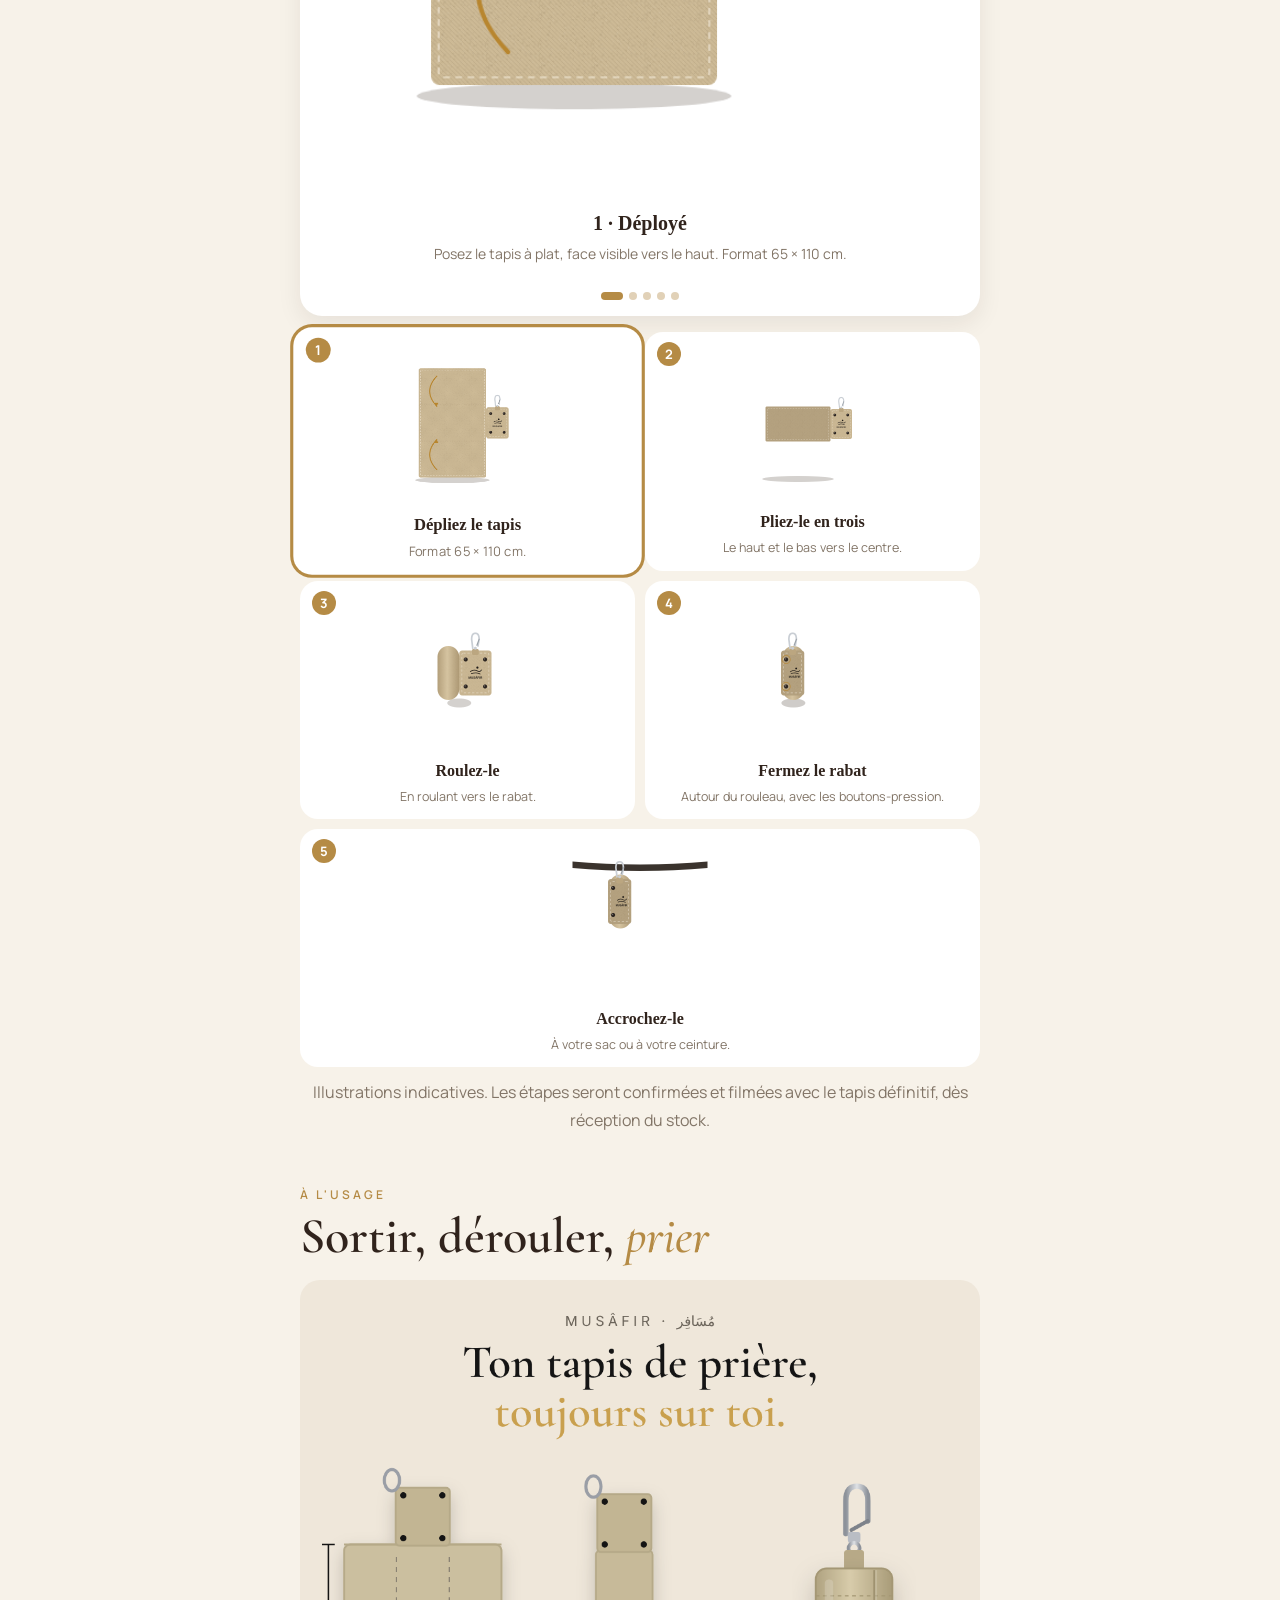
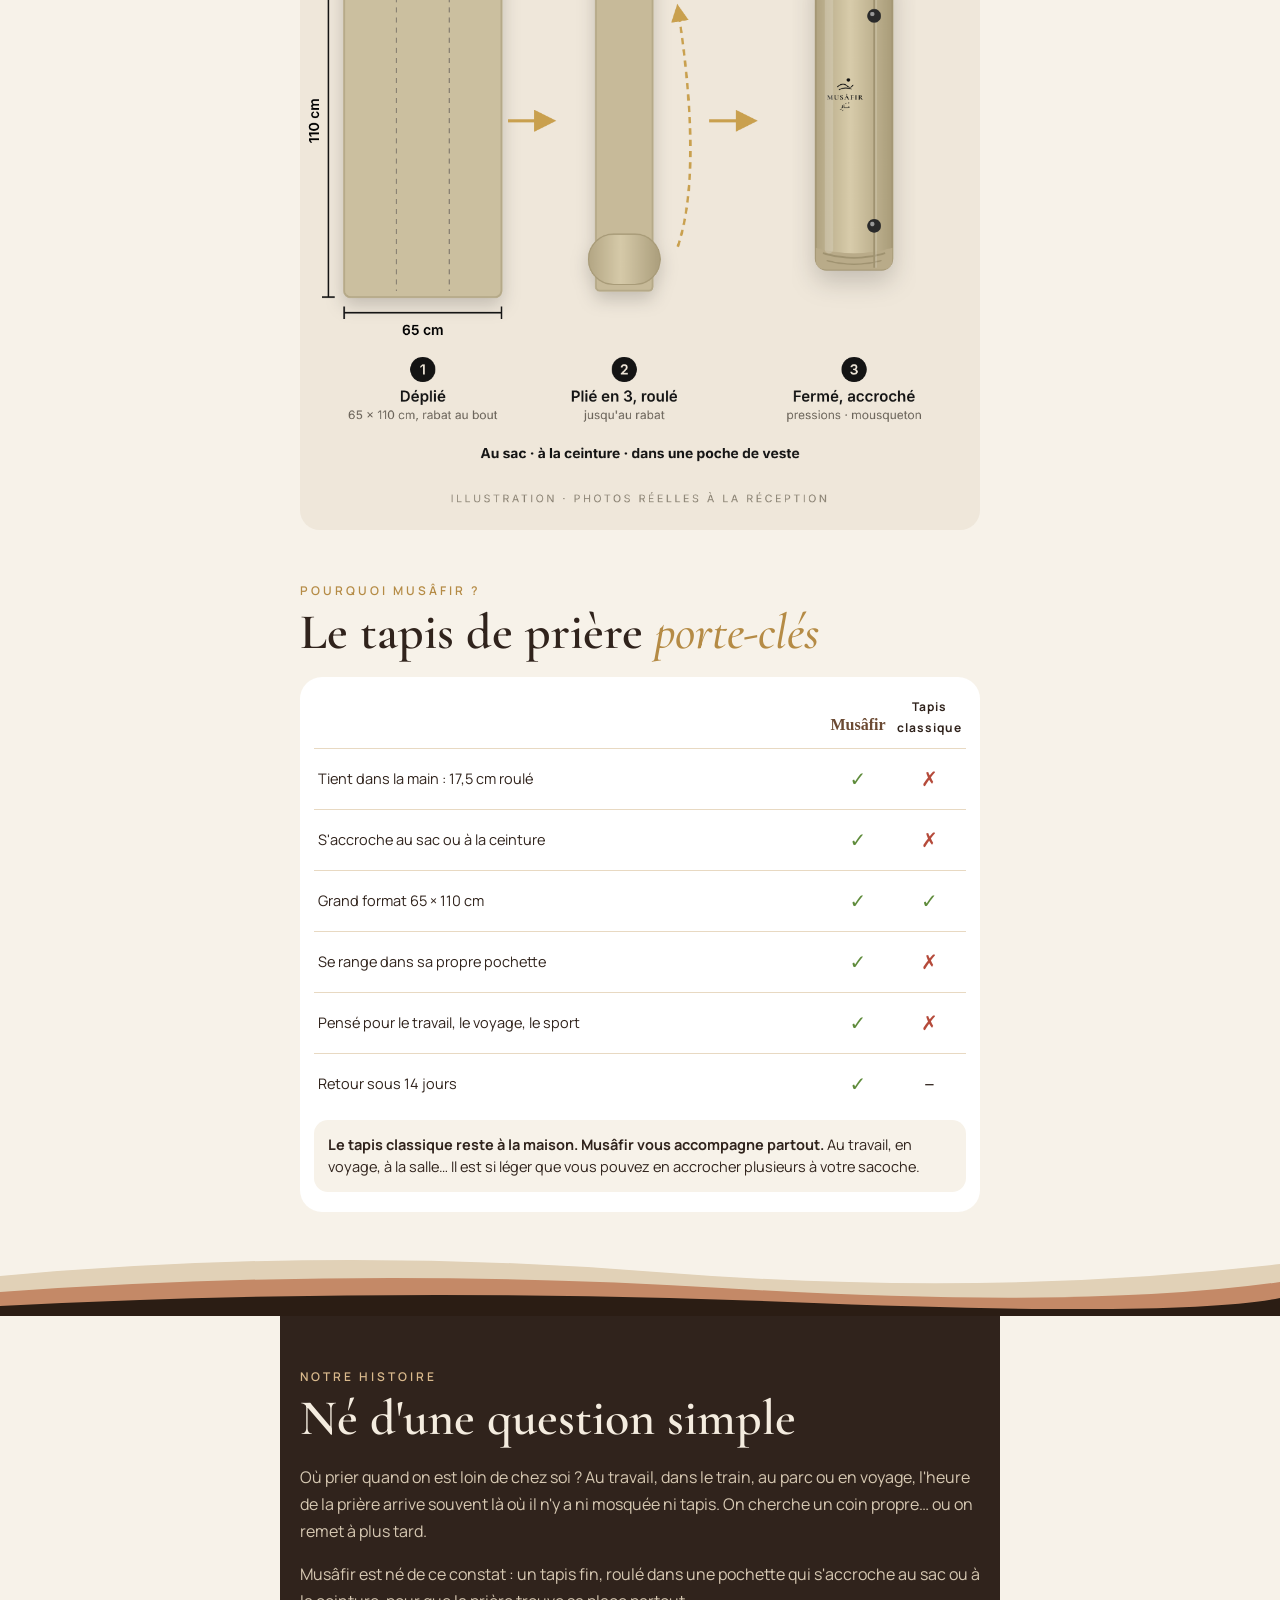
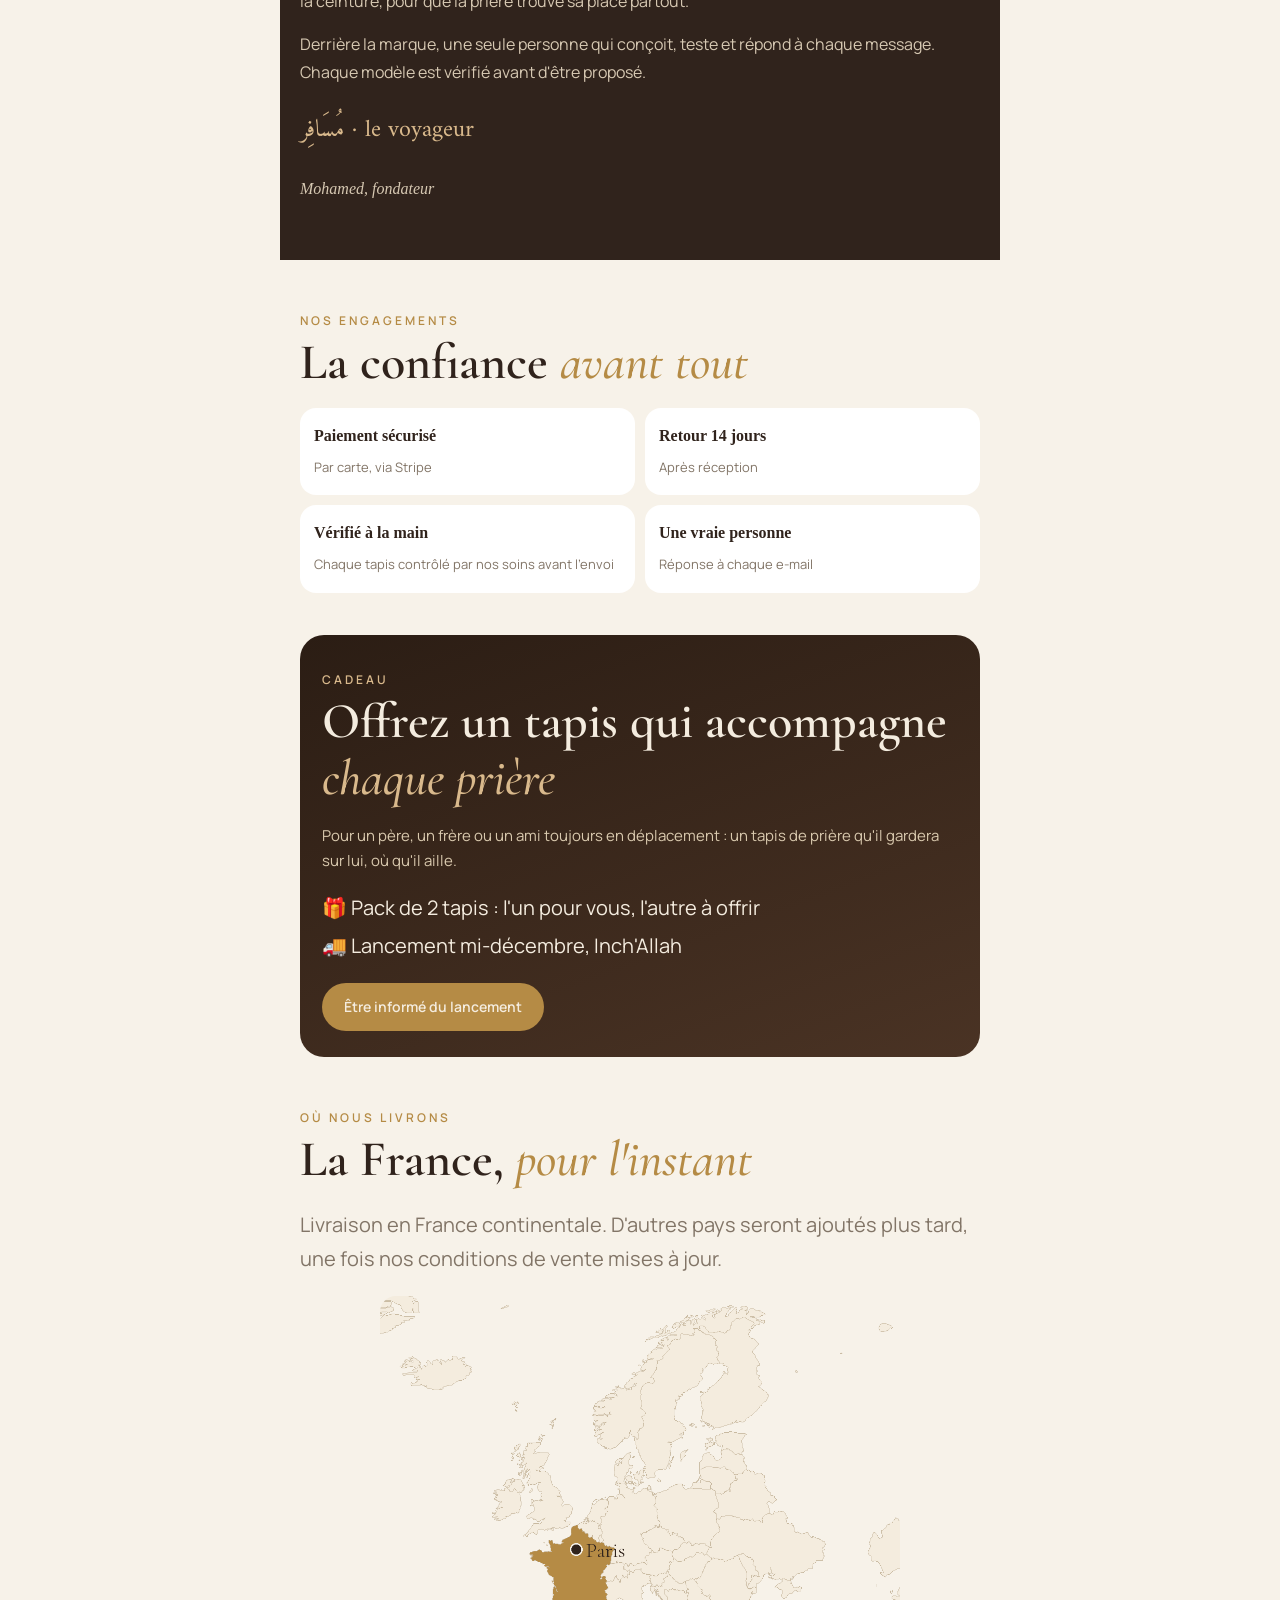
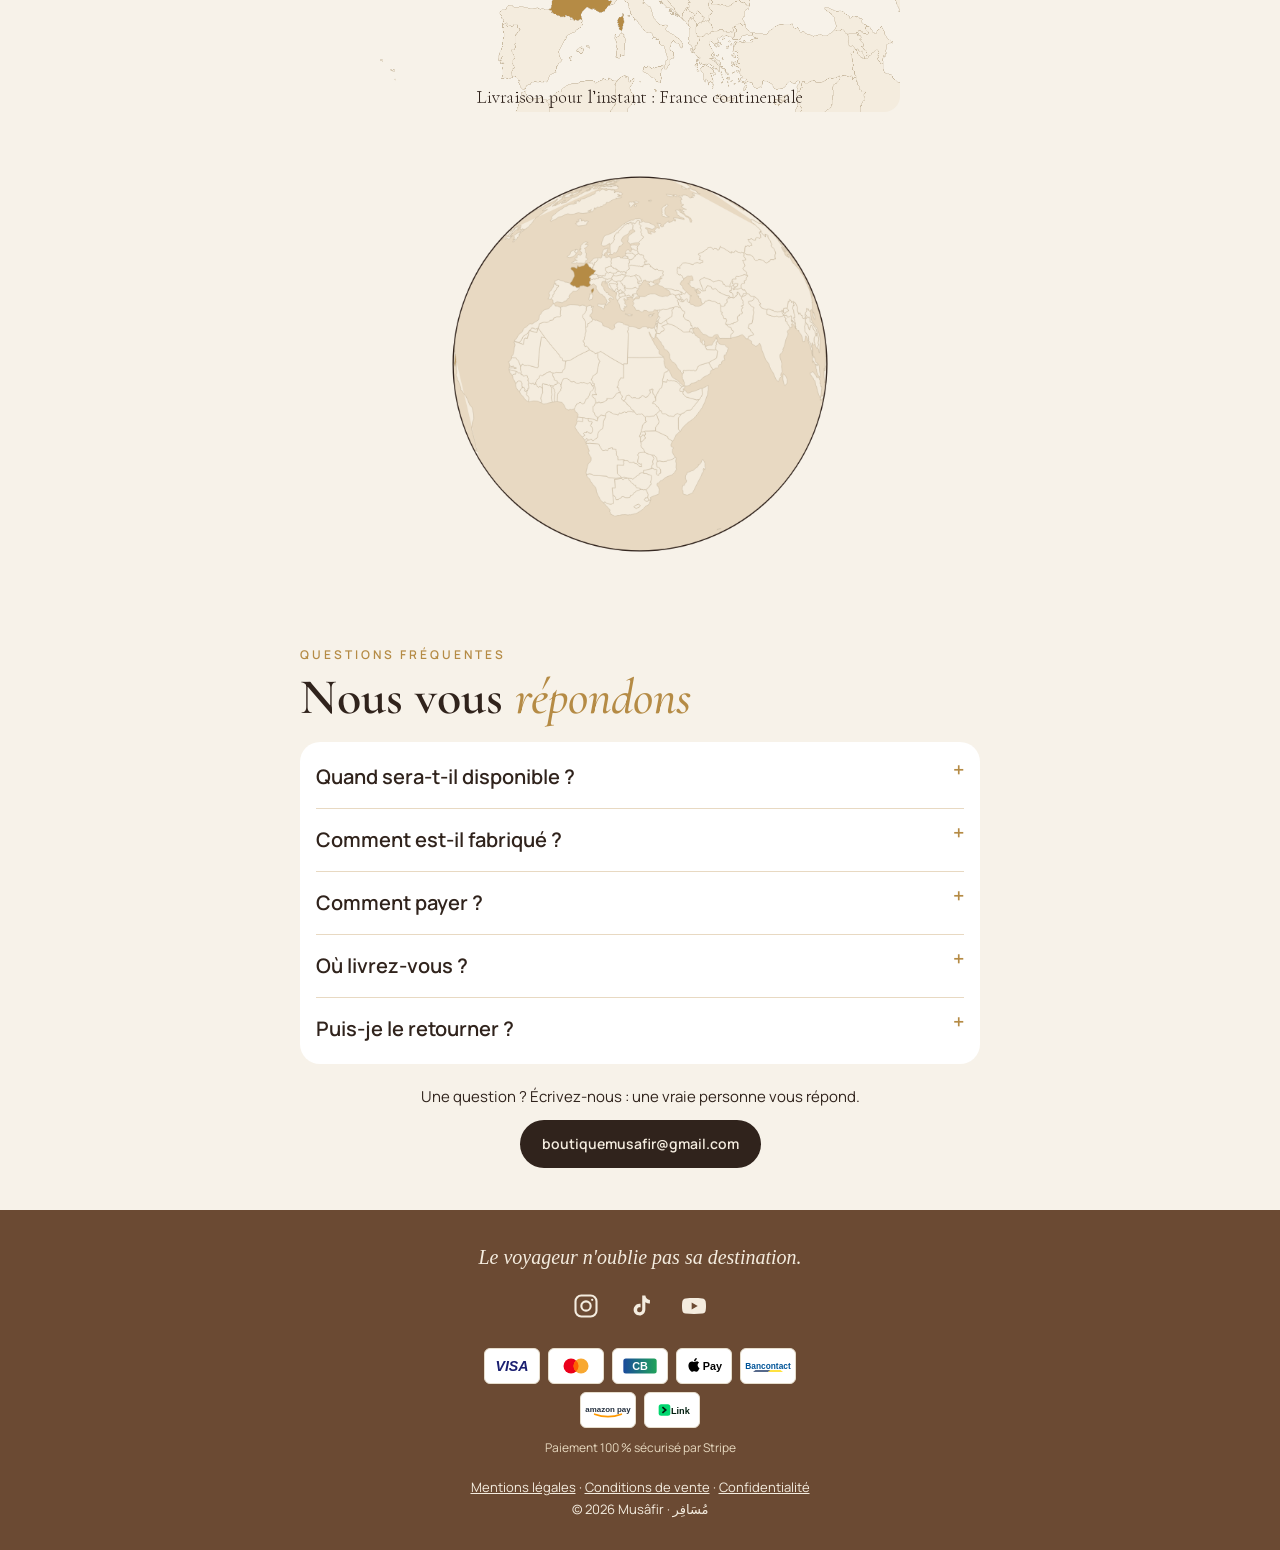
<file: refonte/index.html>
<!doctype html><html lang="fr"><head><meta charset="utf-8"><meta name="viewport" content="width=device-width,initial-scale=1"><title>Musâfir · Le tapis de prière porte-clés</title><meta name="description" content="Musâfir : un tapis de prière fin de 65 × 110 cm, roulé dans une pochette qui s'accroche à votre sac. Lancement mi-décembre.">
<link rel="icon" href="img/icon.png"><link rel="apple-touch-icon" href="img/apple-touch-icon.png">
<meta property="og:title" content="Musâfir · Le tapis de prière porte-clés"><meta property="og:image" content="https://musafirofficiel.com/img/tube-t.png">
<link rel="preconnect" href="https://fonts.googleapis.com"><link rel="preconnect" href="https://fonts.gstatic.com" crossorigin>
<link href="https://fonts.googleapis.com/css2?family=Cormorant+Garamond:wght@500;600;700&family=Manrope:wght@400;500;600;700&family=Amiri:wght@400;700&display=swap" rel="stylesheet">
<style>
:root{--ink:#2B1D14;--brown:#6B4A33;--sand:#F4ECDF;--sand2:#E8DAC3;--dune:#D9B98C;--gold:#B8862F;--mute:#7A6858}
*{box-sizing:border-box}body{margin:0;background:var(--sand);color:var(--ink);font:16px/1.6 Jost,sans-serif}
img{max-width:100%;display:block}a{color:inherit}
.bar{background:var(--ink);color:#F4ECDF;text-align:center;font-size:12.5px;letter-spacing:1.5px;padding:9px 12px;font-weight:500}
header{display:flex;align-items:center;justify-content:space-between;padding:14px 20px;background:var(--sand);border-bottom:1px solid var(--sand2)}
header .ic{width:26px;height:26px}header img{height:46px}
.menu{display:flex;justify-content:center;gap:20px;padding:10px;font-size:13px;letter-spacing:2px;text-transform:uppercase;color:var(--brown);border-bottom:1px solid var(--sand2)}
.hero{position:relative;overflow:hidden;background:linear-gradient(180deg,#F7E6CC 0%,#EFCF9E 55%,#D9A869 100%);padding:44px 22px 0;text-align:center}
.hero h1{font-family:"Playfair Display",serif;font-weight:800;font-size:44px;line-height:1.02;margin:0;color:var(--ink)}
.hero h1 em{font-style:italic;font-weight:500;color:var(--brown)}
.hero p{font-family:"Playfair Display",serif;font-style:italic;font-size:18px;color:#5a4636;margin:14px auto 0;max-width:320px}
.hero .btn{display:inline-block;margin-top:20px;background:var(--ink);color:#F4ECDF;text-decoration:none;padding:13px 26px;border-radius:30px;font-weight:600;letter-spacing:1px;font-size:14px}
.hero .scene{position:relative;height:300px;margin-top:20px}
.hero .sun{position:absolute;right:46px;top:18px;width:70px;height:70px;border-radius:50%;background:#FFF1D6;box-shadow:0 0 60px #FFE2B0}
.hero svg{position:absolute;bottom:0;left:0;width:100%}
.hero .tube{position:absolute;left:50%;bottom:40px;height:230px;transform:translateX(-50%) rotate(-8deg);filter:drop-shadow(0 18px 18px #6b4a3366)}
.hero .badge{position:absolute;left:18px;bottom:118px;background:#FFF8EC;border-radius:16px;padding:9px 14px;font-size:12.5px;font-weight:600;box-shadow:0 6px 18px #0002;text-align:left;line-height:1.3}
.hero .badge b{font-family:"Playfair Display";font-size:18px;display:block}
.marq{background:var(--brown);color:#F4ECDF;font-size:12.5px;letter-spacing:2px;font-weight:600;white-space:nowrap;overflow:hidden;padding:12px 0;text-align:center}
section{padding:42px 20px}
h2{font-family:"Playfair Display",serif;font-weight:800;font-size:32px;line-height:1.08;margin:0 0 6px;color:var(--ink)}
h2 em{font-style:italic;font-weight:500;color:var(--gold)}
.kick{font-size:12px;letter-spacing:3px;text-transform:uppercase;color:var(--gold);font-weight:600}
.grid{display:grid;grid-template-columns:1fr 1fr;gap:12px;margin-top:18px}
.card{border-radius:20px;overflow:hidden;background:#fff}
.card .pic{aspect-ratio:3/4;display:flex;align-items:center;justify-content:center;position:relative}
.card .pic img{height:80%}
.card .t{padding:12px 14px}.card .t b{font-family:"Playfair Display";font-size:17px;display:block;line-height:1.2}
.card .t span{font-size:13px;color:var(--mute)}.card .t .p{font-size:18px;font-weight:600;color:var(--ink);margin-top:4px;display:block}
.pill{position:absolute;top:10px;left:10px;background:var(--ink);color:#F4ECDF;font-size:11px;letter-spacing:1px;border-radius:20px;padding:5px 10px}
.soon .pic{background:repeating-linear-gradient(45deg,#efe5d4 0 10px,#f6efe3 10px 20px)}
.soon .pic span{font-family:"Playfair Display";font-style:italic;color:var(--mute);font-size:17px;text-align:center;padding:10px}
.packs{display:grid;grid-template-columns:repeat(3,1fr);gap:8px;margin-top:18px}
.packs div{background:#fff;border-radius:16px;padding:14px 6px;text-align:center}
.packs span{font-size:12px;color:var(--mute);letter-spacing:1px;text-transform:uppercase}.packs b{display:block;font-family:"Playfair Display";font-size:24px;margin:2px 0}
.packs small{font-size:11.5px;color:var(--gold);font-weight:600}.packs .best{background:var(--ink);color:#F4ECDF}.packs .best span{color:#d9c9ae}
.sahara{background:linear-gradient(180deg,#E9CFA4,#D8B07A);border-radius:24px;padding:26px 22px;margin-top:6px;display:flex;gap:16px;align-items:center}
.sahara .sw{flex:none;width:74px;height:74px;border-radius:50%;background:#CBBF9F;border:4px solid #fff;box-shadow:0 6px 16px #0002}
.sahara p{margin:6px 0 0;color:#4a3828;font-size:15px}
.story{background:var(--ink);color:#EADFCC}.story h2{color:#F4ECDF}.story p{color:#d6c8b2;font-size:16px}.story .ar{font-family:Amiri;font-size:24px;color:var(--dune)}
.sig{font-family:"Playfair Display";font-style:italic;color:var(--dune);font-size:19px;margin-top:8px}
.social{display:grid;grid-template-columns:repeat(3,1fr);gap:10px;margin-top:16px}
.social a{background:#fff;border-radius:16px;padding:16px 6px;text-align:center;text-decoration:none;font-weight:600;font-size:13px}
.social a i{display:block;font-style:normal;font-size:24px;margin-bottom:4px}
.eng{display:grid;grid-template-columns:1fr 1fr;gap:10px;margin-top:16px}.eng div{background:#fff;border-radius:16px;padding:14px}
.eng b{font-family:"Playfair Display";font-size:16px;display:block}.eng span{font-size:13px;color:var(--mute)}
footer{background:var(--brown);color:#F4ECDF;text-align:center;padding:30px 20px;font-size:13px}
footer .s{font-family:"Playfair Display";font-style:italic;font-size:20px;margin-bottom:10px}

.lang{display:flex;gap:6px}.lang button{border:1px solid var(--sand2);background:#fff;border-radius:14px;padding:4px 9px;font:600 12px Jost;color:var(--ink)}
.lang button.on{background:var(--ink);color:#F4ECDF;border-color:var(--ink)}
.why{background:#fff;border-radius:22px;padding:6px 14px;margin-top:16px}
.why table{width:100%;border-collapse:collapse}.why th{font-size:12px;letter-spacing:1px;padding:14px 4px 10px;vertical-align:bottom}
.why th.m{font-family:"Playfair Display";font-size:16px;letter-spacing:0;color:var(--brown)}
.why td{padding:13px 4px;border-top:1px solid var(--sand2);font-size:14.5px}.why td.c{text-align:center;font-size:20px;width:70px}
.ok{color:#5E8B3A}.no{color:#B54A3A}.why .note{font-size:14.5px;color:var(--ink);background:var(--sand);border-radius:14px;padding:14px;margin:6px 0 14px;line-height:1.5}
.social a svg{width:30px;height:30px;display:block;margin:0 auto 6px}
html[dir=rtl] body{font-family:Amiri,Jost,serif}html[dir=rtl] h1,html[dir=rtl] h2,html[dir=rtl] .card .t b,html[dir=rtl] .packs b{font-family:Amiri,serif}
html[dir=rtl] .hero h1 em,html[dir=rtl] h2 em{font-style:normal}html[dir=rtl] .kick{letter-spacing:0}
html[dir=rtl] .hero .badge{left:auto;right:18px;text-align:right}
.menu a{text-decoration:none}header a{display:block}
.mini{font-size:12px;color:var(--mute);text-align:center;margin:12px 0 0}
.faq{margin-top:16px;background:#fff;border-radius:20px;padding:4px 16px}
.faq details{border-top:1px solid var(--sand2);padding:14px 0}.faq details:first-child{border-top:0}
.faq summary{font-weight:600;cursor:pointer;list-style:none;display:flex;justify-content:space-between;gap:10px}
.faq summary::after{content:"+";color:var(--gold);font-size:20px;line-height:1}.faq details[open] summary::after{content:"–"}
.faq p{margin:8px 0 0;color:var(--mute);font-size:15px}.faq a{color:var(--gold)}
.mail{text-align:center;margin-top:20px;font-size:15px}.mail span{display:block;margin-bottom:10px}
.btn2{display:inline-block;background:var(--ink);color:#F4ECDF;text-decoration:none;padding:12px 22px;border-radius:30px;font-weight:600;font-size:14px}
footer .legal a{color:#F4ECDF}
@media(min-width:760px){body>section,.hero>*{max-width:720px;margin-left:auto;margin-right:auto}.hero h1{margin:0 auto}}
.wl{background:var(--ink);color:#F4ECDF;border-radius:24px;padding:28px 22px;text-align:center}.wl h2{color:#F4ECDF}.wl h2 em{color:var(--dune)}.wl .kick{color:var(--dune)}
.wl p{color:#d9c9ae;font-size:15px;margin:8px 0 16px}.wl form{display:flex;gap:8px;flex-wrap:wrap}.wl input[type=email]{flex:1 1 180px;min-width:0;border:0;border-radius:30px;padding:13px 16px;font:500 16px Jost;color:var(--ink)}
.wl button{border:0;border-radius:30px;padding:13px 20px;background:var(--gold);color:#fff;font:600 15px Jost;cursor:pointer}.wl .wc{display:flex;gap:8px;align-items:flex-start;text-align:left;font-size:12.5px;color:#cbb99c;margin-top:12px;line-height:1.4}
.wl .wc input{margin-top:2px;flex:none}.wmsg{min-height:20px;font-weight:600;margin:10px 0 0!important}.wmsg.ok{color:#9fd18b!important}.wmsg.err{color:#f0a28f!important}
.new{display:inline-block;margin-right:8px;background:#c0392b;color:#fff;font:700 10px Jost;letter-spacing:1.5px;padding:3px 8px;border-radius:10px;margin-bottom:6px}
.gift{display:block;font-style:normal;font-size:11px;font-weight:600;color:var(--brown);margin-top:6px;line-height:1.3}
.steps5{display:grid;grid-template-columns:repeat(2,1fr);gap:10px;margin-top:16px}.st{background:#fff;border-radius:18px;padding:12px;text-align:center;position:relative}
.st b{position:absolute;top:10px;left:12px;width:24px;height:24px;border-radius:50%;background:var(--gold);color:#fff;font-size:13px;line-height:24px}
.st svg{width:100%;max-width:130px;height:120px}.st h4{margin:4px 0 2px;font-family:"Playfair Display";font-size:16px}.st p{margin:0;font-size:12.5px;color:var(--mute)}
.st:last-child{grid-column:1/-1}
.gift-box{background:linear-gradient(160deg,#2B1D14,#4a3324);color:#F4ECDF;border-radius:24px;padding:26px 22px}.gift-box h2{color:#F4ECDF}.gift-box h2 em{color:var(--dune)}
.gift-box p{color:#d9c9ae;font-size:15px}.gift-box ul{list-style:none;padding:0;margin:14px 0 18px;font-size:14.5px;line-height:1.9}.gift-box .btn2{background:var(--gold)}
.pay{display:flex;flex-wrap:wrap;gap:8px;justify-content:center;margin-top:12px}.pay span{background:#fff;border:1px solid var(--sand2);border-radius:8px;padding:8px 12px;font:600 13px Jost;color:var(--ink)}
.pb{display:inline-flex;align-items:center;justify-content:center;width:64px;height:40px;border:1px solid;border-radius:8px}.pb svg{width:58px;height:24px}
.ficons{display:flex;gap:26px;justify-content:center;margin:18px 0 22px}.ficons a{color:#F4ECDF}.ficons svg{width:28px;height:28px}
.fpay{display:flex;flex-wrap:wrap;gap:8px;justify-content:center;max-width:320px;margin:0 auto}.fpay .pb{width:56px;height:36px;border-radius:6px}.fpay .pb svg{width:50px}
.fsec{font-size:12px;color:#e7d9c0;margin:10px 0 18px}

.marq{text-align:left;background:#856649;padding:12px 0}
.marq .track{display:inline-flex;white-space:nowrap;animation:defile 26s linear infinite}
.marq .track span{padding-right:0}
@keyframes defile{from{transform:translateX(0)}to{transform:translateX(-50%)}}
html[dir=rtl] .marq .track{animation-name:defile-rtl}
@keyframes defile-rtl{from{transform:translateX(0)}to{transform:translateX(50%)}}
.hero h1 em{background:linear-gradient(90deg,#856649,#C48967,#B8862F,#C48967,#856649);background-size:300% 100%;-webkit-background-clip:text;background-clip:text;color:transparent;animation:dunes 9s ease-in-out infinite}
@keyframes dunes{0%,100%{background-position:0% 50%}50%{background-position:100% 50%}}
.hero{background:linear-gradient(180deg,#F7EEDF 0%,#EDDDC2 55%,#E1D1B7 100%)}
.dunes{line-height:0;margin-top:-8px}.dunes svg{width:100%;height:70px;display:block}
@media (prefers-reduced-motion:reduce){.marq .track,.hero h1 em{animation:none}}
button.btn{border:0;font-family:inherit;font-weight:600;font-size:14px;letter-spacing:1px;cursor:pointer;padding:13px 26px;border-radius:30px;background:var(--ink);color:#F4ECDF}.plnav{display:flex;flex-wrap:wrap;justify-content:center;gap:8px;margin:14px 0 4px}.plnav .btn{margin:0;white-space:nowrap;line-height:1.3;text-align:center;padding:11px 14px;font-size:13px;letter-spacing:.3px}#plgo{flex:1}#plprev,#plnext{background:none;color:var(--ink);border:1.5px solid var(--ink)}.qnote{text-align:center;font-size:12.5px;color:var(--mute);margin:0}
.plview{background:#fff;border-radius:22px;padding:10px 10px 16px;margin:8px 0 14px;box-shadow:0 8px 24px #2b1d1414}#plcv{width:100%;aspect-ratio:600/640;display:block}.plcap{text-align:center;padding:0 10px}.plcap b{display:block;font-family:"Playfair Display",serif;font-size:20px;color:var(--ink)}.plcap span{display:block;font-size:14px;color:var(--mute);margin-top:2px;min-height:42px}.stimg{width:100%;max-width:150px;height:auto;display:block;margin:0 auto}.pldots{display:flex;gap:6px;justify-content:center;margin-top:8px}.pldots i{width:8px;height:8px;border-radius:50%;background:#E1D1B7;transition:.3s}.pldots i.on{background:var(--gold);width:22px;border-radius:5px}
.qib{width:220px;height:220px;margin:18px auto 6px;border-radius:50%;background:#fff;box-shadow:0 8px 24px #2b1d1418}.qib svg{width:100%;height:100%}.qmsg{text-align:center;color:var(--mute);min-height:22px;margin:4px 0}#qibla .btn{display:block;margin:10px auto 0;width:max-content}
.st{transition:transform .35s,box-shadow .35s}.st.on{transform:scale(1.04);box-shadow:0 0 0 3px var(--gold)}
.stick{position:fixed;left:16px;right:16px;bottom:calc(12px + env(safe-area-inset-bottom,0px));z-index:20;background:var(--ink);color:#F4ECDF;text-align:center;text-decoration:none;padding:14px;border-radius:30px;font-weight:600;font-size:14px;letter-spacing:.5px;box-shadow:0 6px 18px #0003;transform:translateY(140%);transition:transform .3s}.stick.show{transform:none}@media(min-width:760px){.stick{display:none}}
</style><style id="refonte-design">
html,body{overflow-x:hidden;overflow-x:clip}
.stick{direction:ltr;width:auto;max-width:calc(100vw - 32px);box-sizing:border-box}
.marq{contain:paint;max-width:100vw;direction:ltr}
.marq .track{direction:rtl}
/* Refonte : palette et typographie demandées ; contenu, langues et formulaire inchangés */
:root{--ink:#30231C;--sand:#F7F2E9;--sand2:#E8D9C2;--gold:#B58B45;--mute:#827567;--blanc:#FFFCF6}
body{font-family:Manrope,system-ui,sans-serif;font-size:19px;line-height:1.7;background:var(--sand);color:var(--ink)}
h1,h2,h3,.brand,.price{font-family:"Cormorant Garamond",Georgia,serif;font-weight:600}
h1{font-size:clamp(40px,11vw,66px);line-height:1.1}
h2{font-size:clamp(34px,9vw,50px);line-height:1.15}
h3{font-size:clamp(24px,6vw,30px)}
p,li,summary,details p{font-size:clamp(17px,4.6vw,20px)}
button,.btn,input{font-family:Manrope,system-ui,sans-serif}
button{font-size:18px;font-weight:700}
input{font-size:19px}
.note,small,.mini{font-size:16px}
</style>
<style id="qibla-top">
.qbar{position:relative;z-index:40;background:#30231C;text-align:center;padding:10px 12px}
.qbar button{background:transparent;border:0;color:#F7F2E9;font:700 17px Manrope,system-ui,sans-serif;cursor:pointer;padding:6px 10px}
.qpanel{display:none;position:fixed;inset:0;z-index:60;background:#F7F2E9;overflow:auto;padding:70px 22px 40px;margin:0}
.qpanel.open{display:block}
.qclose{position:absolute;top:14px;right:16px;background:#30231C;color:#F7F2E9;border:0;border-radius:50%;width:44px;height:44px;font-size:20px;cursor:pointer}
</style></head><body><div class="qbar"><button id="qtop" type="button" data-i="xq">🕋 Trouver la Qibla</button></div>
<div class="bar" data-i="bar"><a href="#attente" style="color:inherit;text-decoration:none">LANCEMENT MI-DÉCEMBRE · SOYEZ INFORMÉ EN PREMIER →</a></div>
<header id="top"><a href="#top"><img src="img/logo-noir.png" alt="Musâfir"></a><div class="lang"><button data-l="fr" class="on">FR</button><button data-l="ar">ع</button><button data-l="en">EN</button></div></header>
<nav class="menu"><a href="#top" data-i="m1">Accueil</a><a href="#collection" data-i="m2">Le tapis</a><a href="#histoire" data-i="m3">Histoire</a><a href="#contact" data-i="m4">Contact</a></nav>
<div class="hero"><h1 data-i="h1">Toujours en route.<br><em>Jamais sans votre prière.</em></h1>
<p data-i="hp">Un tapis de prière fin, roulé dans une pochette qui s'accroche à votre sac.</p><a class="btn" href="#collection" data-i="hb">Découvrir le tapis</a>
<div class="scene"><div class="sun"></div>
<svg viewBox="0 0 390 150" preserveAspectRatio="none" height="150"><path d="M0 60 Q90 22 190 54 T390 42 V150 H0Z" fill="#E1D1B7"/><path d="M0 88 Q110 52 220 82 T390 74 V150 H0Z" fill="#C48967"/><path d="M0 116 Q120 86 240 110 T390 104 V150 H0Z" fill="#856649"/></svg>
<img class="tube" src="img/tube-t.png" alt="Pochette Musâfir"><div class="badge" data-i="badge"><b>65 × 110 cm</b>à votre sac</div></div></div>
<div class="marq"><div class="track"><span data-i="marq">EXPÉDIÉ DEPUIS LA FRANCE ✦ RETOUR 14 JOURS ✦ PAIEMENT SÉCURISÉ ✦ LANCEMENT MI-DÉCEMBRE ✦&nbsp;</span><span data-i="marq" aria-hidden="true">EXPÉDIÉ DEPUIS LA FRANCE ✦ RETOUR 14 JOURS ✦ PAIEMENT SÉCURISÉ ✦ LANCEMENT MI-DÉCEMBRE ✦&nbsp;</span></div></div>
<section id="collection"><span class="kick" data-i="ck">La collection</span><h2 data-i="ct">Choisissez <em>votre voyage</em></h2>
<div class="grid"><div class="card"><div class="pic" style="background:linear-gradient(180deg,#EDD7B1,#D9B98C)"><span class="pill" data-i="soon">BIENTÔT</span><img src="img/tube-t.png" alt="Musâfir Sahara"></div>
<div class="t"><b data-i="sah">Musâfir Sahara</b><span data-i="sahd">Beige sable · logo noir</span><span class="p">15,90 €</span></div></div>
<div class="card soon"><div class="pic"><span data-i="nc">Nouvelles couleurs<br>prochainement</span></div><div class="t"><b data-i="pv">Prochain voyage</b><span data-i="pvd">Selon vos envies</span><span class="p">&nbsp;</span></div></div></div>
<div class="packs"><div><span data-i="p1">1 tapis</span><b>15,90 €</b><small data-i="pl">+ 5 € livraison</small></div><div><span data-i="p2">2 tapis</span><b>34,90 €</b><small data-i="pf">livraison offerte</small><em class="gift" data-i="gtag">🎁 L'un pour vous, l'autre à offrir</em></div><div class="best"><span data-i="p3">3 tapis</span><b>42 €</b><small data-i="pf2">livraison offerte</small></div></div><p class="mini" data-i="vis">Visuels d'illustration · photos réelles à la réception du stock. Les commandes ouvriront à son arrivée.</p></section>
<div class="dunes" aria-hidden="true"><svg viewBox="0 0 390 70" preserveAspectRatio="none"><path d="M0 30 Q100 0 200 26 T390 18 V70 H0Z" fill="#E1D1B7"/><path d="M0 46 Q110 20 220 42 T390 36 V70 H0Z" fill="#C48967"/><path d="M0 60 Q120 40 240 56 T390 52 V70 H0Z" fill="#856649"/></svg></div><section id="attente" style="padding-top:30px"><div class="wl"><span class="kick" data-i="wk">Lancement mi-décembre</span><h2 data-i="wt">Soyez <em>informé en premier</em></h2>
<p data-i="wp">Laissez votre adresse e-mail : nous vous écrirons une seule fois, le jour de l'arrivée des tapis.</p>
<form id="wlf" novalidate><input type="text" name="site" id="wls" tabindex="-1" autocomplete="off" aria-hidden="true" style="position:absolute;left:0;top:0;width:1px;height:1px;overflow:hidden;clip:rect(0 0 0 0);clip-path:inset(50%);opacity:0;pointer-events:none;margin:0;border:0"><input type="email" id="wle" required autocomplete="email" placeholder="votre@email.com"><button type="submit" data-i="wb">M'informer</button></form>
<label class="wc"><input type="checkbox" id="wlc"> <span data-i="wc">J'accepte de recevoir l'e-mail annonçant le lancement de Musâfir. Je peux me désinscrire à tout moment. Mon adresse ne sera jamais transmise à des tiers.</span></label>
<p class="wmsg" id="wlm" aria-live="polite"></p></div></section>
<section style="padding-top:0"><div class="sahara"><div class="sw"></div><div><span class="kick" style="color:#6B4A33">Musâfir Sahara</span><h2 style="font-size:24px" data-i="dt">La couleur des dunes</h2>
<p data-i="dp">Un beige sable doux et sobre, comme le désert au lever du jour. Notre premier modèle, pensé pour aller avec tout.</p></div></div></section>
<section id="pliage" style="padding-top:0"><span class="kick" data-i="fk">Mode d'emploi</span><h2 data-i="ft">Pliez votre tapis <em>en 5 étapes</em></h2>
<div class="plnav"><button class="btn" id="plprev" type="button" data-i="plp" aria-label="Étape précédente">‹ Précédent</button><button class="btn" id="plgo" type="button" data-i="plb">▶ Voir le pliage</button> <a class="btn" href="#collection" data-i="xd" style="background:transparent;color:#30231C;border:1px solid #30231C;text-decoration:none">Découvrir le tapis</a><button class="btn" id="plnext" type="button" data-i="pln" aria-label="Étape suivante">Suivant ›</button></div><div class="plview"><canvas id="plcv" aria-label="Animation du pliage du tapis Musâfir"></canvas><div class="plcap"><b id="plt">1 · Déployé</b><span id="pld">Posez le tapis à plat, face visible vers le haut. Format 65 × 110 cm.</span><div class="pldots"><i class="on"></i><i></i><i></i><i></i><i></i></div></div></div><div class="steps5"><div class="st"><b>1</b><svg viewBox="0 0 120 130"><defs><marker id="ar" markerWidth="6" markerHeight="6" refX="3" refY="3" orient="auto"><path d="M0 0L6 3L0 6z" fill="#B8862F"/></marker></defs><rect x="30" y="40" width="60" height="85" rx="4" fill="#CBBF9F" stroke="#9c8f70"/><rect x="44" y="22" width="32" height="32" rx="3" fill="#CBBF9F" stroke="#9c8f70"/><circle cx="50" cy="28" r="2.2" fill="#2B1D14"/><circle cx="70" cy="28" r="2.2" fill="#2B1D14"/><circle cx="50" cy="48" r="2.2" fill="#2B1D14"/><circle cx="70" cy="48" r="2.2" fill="#2B1D14"/><path d="M60 20 v-6" stroke="#888" stroke-width="2"/><circle cx="60" cy="9" r="4" fill="none" stroke="#888" stroke-width="2"/></svg><h4 data-i="f1h">Dépliez le tapis</h4><p data-i="f1p">Format 65 × 110 cm.</p></div><div class="st"><b>2</b><svg viewBox="0 0 120 130"><defs><marker id="ar" markerWidth="6" markerHeight="6" refX="3" refY="3" orient="auto"><path d="M0 0L6 3L0 6z" fill="#B8862F"/></marker></defs><rect x="30" y="10" width="60" height="100" rx="4" fill="#CBBF9F" stroke="#9c8f70"/><path d="M50 12v96M70 12v96" stroke="#9c8f70" stroke-dasharray="4 3"/><path d="M36 60 q8 -14 16 0" fill="none" stroke="#B8862F" stroke-width="2.5" marker-end="url(#ar)"/><path d="M84 60 q-8 -14 -16 0" fill="none" stroke="#B8862F" stroke-width="2.5" marker-end="url(#ar)"/></svg><h4 data-i="f2h">Pliez-le en trois</h4><p data-i="f2p">Le haut et le bas vers le centre.</p></div><div class="st"><b>3</b><svg viewBox="0 0 120 130"><defs><marker id="ar" markerWidth="6" markerHeight="6" refX="3" refY="3" orient="auto"><path d="M0 0L6 3L0 6z" fill="#B8862F"/></marker></defs><rect x="48" y="10" width="24" height="70" rx="3" fill="#CBBF9F" stroke="#9c8f70"/><ellipse cx="60" cy="92" rx="16" ry="12" fill="#CBBF9F" stroke="#9c8f70"/><path d="M60 92 m-6 0 a6 6 0 1 0 6 -6" fill="none" stroke="#9c8f70"/><path d="M86 96 q6 -18 -6 -30" fill="none" stroke="#B8862F" stroke-width="2.5" marker-end="url(#ar)"/></svg><h4 data-i="f3h">Roulez-le</h4><p data-i="f3p">En roulant vers le rabat.</p></div><div class="st"><b>4</b><svg viewBox="0 0 120 130"><defs><marker id="ar" markerWidth="6" markerHeight="6" refX="3" refY="3" orient="auto"><path d="M0 0L6 3L0 6z" fill="#B8862F"/></marker></defs><rect x="44" y="28" width="32" height="76" rx="12" fill="#CBBF9F" stroke="#9c8f70"/><rect x="44" y="48" width="32" height="32" rx="3" fill="#CBBF9F" stroke="#9c8f70"/><circle cx="50" cy="54" r="2.2" fill="#2B1D14"/><circle cx="70" cy="54" r="2.2" fill="#2B1D14"/><circle cx="50" cy="74" r="2.2" fill="#2B1D14"/><circle cx="70" cy="74" r="2.2" fill="#2B1D14"/><path d="M60 46 v-8" stroke="#888" stroke-width="2"/><circle cx="60" cy="35" r="4" fill="none" stroke="#888" stroke-width="2"/></svg><h4 data-i="f4h">Fermez le rabat</h4><p data-i="f4p">Autour du rouleau, avec les boutons-pression.</p></div><div class="st"><b>5</b><svg viewBox="0 0 120 130"><defs><marker id="ar" markerWidth="6" markerHeight="6" refX="3" refY="3" orient="auto"><path d="M0 0L6 3L0 6z" fill="#B8862F"/></marker></defs><rect x="20" y="40" width="80" height="74" rx="14" fill="#e8dcc6" stroke="#b9a988"/><path d="M40 40 q20 -34 40 0" fill="none" stroke="#b9a988" stroke-width="5"/><rect x="48" y="44" width="24" height="58" rx="9" fill="#CBBF9F" stroke="#9c8f70"/><circle cx="60" cy="40" r="5" fill="none" stroke="#888" stroke-width="2.5"/></svg><h4 data-i="f5h">Accrochez-le</h4><p data-i="f5p">À votre sac ou à votre ceinture.</p></div></div><p class="mini" data-i="fnote">Illustrations indicatives. Les étapes seront confirmées et filmées avec le tapis définitif, dès réception du stock.</p></section>
<section style="padding-top:0"><span class="kick" data-i="gk">À l'usage</span><h2 data-i="gt">Sortir, dérouler, <em>prier</em></h2><img src="img/produit.png" alt="Le tapis Musâfir déplié, roulé puis fermé dans sa pochette" style="border-radius:20px;margin-top:14px"></section>
<section id="qibla" class="qpanel" aria-label="Qibla"><button class="qclose" type="button" onclick="closeQ()" aria-label="Fermer">✕</button><span class="kick" data-i="qbk">Outil gratuit</span><h2 data-i="qbt">Trouver la <em>Qibla</em></h2><p data-i="qbp" style="color:var(--mute)">Où que vous soyez, votre téléphone indique la direction de la Kaaba. Tenez-le à plat, loin des objets métalliques.</p>
<div class="qib"><svg id="qar" viewBox="0 0 100 100"><circle cx="50" cy="50" r="46" fill="none" stroke="#E1D1B7" stroke-width="2"/><text x="50" y="13" text-anchor="middle" font-size="8" fill="#856649">N</text><g id="qarr" style="transform-origin:50px 50px;transition:transform .2s"><path d="M50 10 L60 52 H40Z" fill="#B8862F"/><rect x="44" y="47" width="12" height="12" rx="1.5" fill="#2B1D14"/><circle cx="50" cy="53" r="2" fill="#B8862F"/></g></svg></div>
<p id="qmsg" class="qmsg" aria-live="polite"></p><p class="qnote" data-i="qbn">Boussole indicative. Pour la calibrer, faites un « 8 » avec le téléphone.</p><button class="btn" id="qgo" type="button" data-i="qbb">Activer la boussole</button></section>
<section style="padding-top:0"><span class="kick" data-i="whyk">Pourquoi Musâfir ?</span><h2 data-i="whyt">Le tapis de prière <em>porte-clés</em></h2>
<div class="why"><table><tr><th></th><th class="m">Musâfir</th><th data-i="wclassic">Tapis classique</th></tr>
<tr><td data-i="w1">Tient dans la main : 17,5 cm roulé</td><td class="c ok">✓</td><td class="c no">✗</td></tr>
<tr><td data-i="w2">S'accroche au sac ou à la ceinture</td><td class="c ok">✓</td><td class="c no">✗</td></tr>
<tr><td data-i="w3">Grand format 65 × 110 cm</td><td class="c ok">✓</td><td class="c ok">✓</td></tr>
<tr><td data-i="w4">Se range dans sa propre pochette</td><td class="c ok">✓</td><td class="c no">✗</td></tr>
<tr><td data-i="w5">Pensé pour le travail, le voyage, le sport</td><td class="c ok">✓</td><td class="c no">✗</td></tr>
<tr><td data-i="w6">Retour sous 14 jours</td><td class="c ok">✓</td><td class="c">–</td></tr></table>
<div class="note" data-i="wnote"><b>Le tapis classique reste à la maison. Musâfir vous accompagne partout.</b> Au travail, en voyage, à la salle… Il est si léger que vous pouvez en accrocher plusieurs à votre sacoche.</div></div></section>
<div class="dunes" aria-hidden="true"><svg viewBox="0 0 390 70" preserveAspectRatio="none"><path d="M0 30 Q100 0 200 26 T390 18 V70 H0Z" fill="#E1D1B7"/><path d="M0 46 Q110 20 220 42 T390 36 V70 H0Z" fill="#C48967"/><path d="M0 60 Q120 40 240 56 T390 52 V70 H0Z" fill="#2B1D14"/></svg></div><section class="story" id="histoire"><span class="kick" style="color:var(--dune)" data-i="sk">Notre histoire</span><h2 data-i="st">Né d'une question simple</h2>
<p data-i="s1">Où prier quand on est loin de chez soi ? Au travail, dans le train, au parc ou en voyage, l'heure de la prière arrive souvent là où il n'y a ni mosquée ni tapis. On cherche un coin propre… ou on remet à plus tard.</p>
<p data-i="s2">Musâfir est né de ce constat : un tapis fin, roulé dans une pochette qui s'accroche au sac ou à la ceinture, pour que la prière trouve sa place partout.</p>
<p data-i="s3">Derrière la marque, une seule personne qui conçoit, teste et répond à chaque message. Chaque modèle est vérifié avant d'être proposé.</p>
<p class="ar" data-i="sar">مُسَافِر · le voyageur</p><p class="sig" data-i="sig">Mohamed, fondateur</p></section>
<section><span class="kick" data-i="ek">Nos engagements</span><h2 data-i="et">La confiance <em>avant tout</em></h2>
<div class="eng"><div data-i="e1"><b>Paiement sécurisé</b><span>Par carte, via Stripe</span></div><div data-i="e2"><b>Retour 14 jours</b><span>Après réception</span></div><div data-i="e3"><b>Vérifié à la main</b><span>Chaque tapis contrôlé par nos soins avant l'envoi</span></div><div data-i="e4"><b>Une vraie personne</b><span>Réponse à chaque e-mail</span></div></div></section>
<section id="cadeau" style="padding-top:0"><div class="gift-box"><span class="kick" style="color:var(--dune)" data-i="rk">Cadeau</span><h2 data-i="rt">Offrez un tapis qui accompagne <em>chaque prière</em></h2>
<p data-i="rp">Pour un père, un frère ou un ami toujours en déplacement : un tapis de prière qu'il gardera sur lui, où qu'il aille.</p>
<ul><li data-i="rl1">🎁 Pack de 2 tapis : l'un pour vous, l'autre à offrir</li><li data-i="rl2">🚚 Lancement mi-décembre, Inch'Allah</li></ul>
<a class="btn2" href="#attente" data-i="rb">Être informé du lancement</a></div></section>
<section id="monde" style="padding-top:0">
  <span class="kick" data-i="xk">Où nous livrons</span>
  <h2 data-i="xt">La France, <em>pour l'instant</em></h2>
  <p class="lead" data-i="xp" style="color:var(--mute)">Livraison en France continentale. D'autres pays seront ajoutés plus tard, une fois nos conditions de vente mises à jour.</p>
  <img src="img/carte-europe.png" alt="Carte d'Europe : la France est la seule zone de livraison pour l'instant" style="width:100%;max-width:520px;height:auto;border-radius:16px;margin:0 auto 22px;display:block">
  <canvas id="globe" width="640" height="640" style="width:min(100%,460px);height:auto;display:block;margin:0 auto"></canvas>
</section>
<script>
(function(){
var DATA=[{"n":"Fiji","p":[[[[178.1,-17.5],[178.4,-17.3],[178.7,-17.6],[178.6,-18.2],[177.9,-18.3],[177.4,-18.2],[177.3,-17.7],[177.7,-17.4],[178.1,-17.5]]],[[[-180,-16.1],[-179.8,-16],[-179.9,-16.5],[-180,-16.6],[179.4,-16.8],[178.7,-17],[178.6,-16.6],[179.1,-16.4],[179.4,-16.4],[180,-16.1],[-180,-16.1]]]]},{"n":"Tanzania","p":[[[[33.9,-1],[34.1,-1.1],[37.7,-3.1],[37.8,-3.7],[39.2,-4.7],[38.7,-5.9],[38.8,-6.5],[39.4,-6.8],[39.5,-7.1],[39.2,-7.7],[39.3,-8],[39.2,-8.5],[39.5,-9.1],[40,-10.1],[40.3,-10.3],[39.5,-10.9],[38.4,-11.3],[37.8,-11.3],[37.5,-11.6],[36.8,-11.6],[36.5,-11.7],[35.3,-11.4],[34.6,-11.5],[34.3,-10.2],[33.9,-9.7],[33.7,-9.4],[32.8,-9.2],[32.2,-8.9],[31.6,-8.8],[31.2,-8.6],[30.7,-8.3],[30.2,-7.1],[29.6,-6.5],[29.4,-5.9],[29.5,-5.4],[29.3,-4.5],[29.8,-4.5],[30.1,-4.1],[30.5,-3.6],[30.8,-3.4],[30.7,-3],[30.5,-2.8],[30.5,-2.4],[30.8,-2.3],[30.8,-1.7],[30.4,-1.1],[30.8,-1],[31.9,-1],[33.9,-1]]]]},{"n":"W. Sahara","p":[[[[-8.7,27.7],[-8.7,27.6],[-8.7,27.4],[-8.7,25.9],[-12,25.9],[-11.9,23.4],[-12.9,23.3],[-13.1,22.8],[-12.9,21.3],[-16.8,21.3],[-17.1,21],[-17,21.4],[-17,21.4],[-14.8,21.5],[-14.6,21.9],[-14.2,22.3],[-13.9,23.7],[-12.5,24.8],[-12,26],[-11.7,26.1],[-11.4,26.9],[-10.5,27],[-10.2,26.9],[-9.7,26.9],[-9.4,27.1],[-8.8,27.1],[-8.8,27.7],[-8.7,27.7]]]]},{"n":"Canada","p":[[[[-122.8,49],[-123,49],[-124.9,50],[-125.6,50.4],[-127.4,50.8],[-128,51.7],[-127.8,52.3],[-129.1,52.8],[-129.3,53.6],[-130.5,54.3],[-130.5,54.8],[-130,55.3],[-130,55.9],[-131.7,56.6],[-132.7,57.7],[-133.4,58.4],[-134.3,58.9],[-134.9,59.3],[-135.5,59.8],[-136.5,59.5],[-137.5,58.9],[-138.3,59.6],[-139,60],[-140,60.3],[-141,60.3],[-141,66],[-141,69.7],[-139.1,69.5],[-137.5,69],[-136.5,68.9],[-135.6,69.3],[-134.4,69.6],[-132.9,69.5],[-131.4,69.9],[-129.8,70.2],[-129.1,69.8],[-128.4,70],[-128.1,70.5],[-127.4,70.4],[-125.8,69.5],[-124.4,70.2],[-124.3,69.4],[-123.1,69.6],[-122.7,69.9],[-121.5,69.8],[-119.9,69.4],[-117.6,69],[-116.2,68.8],[-115.2,68.9],[-113.9,68.4],[-115.3,67.9],[-113.5,67.7],[-110.8,67.8],[-109.9,68],[-108.9,67.4],[-107.8,67.9],[-108.8,68.3],[-108.2,68.7],[-107,68.7],[-106.1,68.8],[-105.3,68.6],[-104.3,68],[-103.2,68.1],[-101.5,67.6],[-99.9,67.8],[-98.4,67.8],[-98.6,68.4],[-97.7,68.6],[-96.1,68.2],[-96.1,67.3],[-95.5,68.1],[-94.7,68.1],[-94.2,69.1],[-95.3,69.7],[-96.5,70.1],[-96.4,71.2],[-95.2,71.9],[-93.9,71.8],[-92.9,71.3],[-91.5,70.2],[-92.4,69.7],[-90.5,69.5],[-90.5,68.5],[-89.2,69.3],[-88,68.6],[-88.3,67.9],[-87.3,67.2],[-86.3,67.9],[-85.6,68.8],[-85.5,69.9],[-84.1,69.8],[-82.6,69.7],[-81.3,69.2],[-81.2,68.7],[-82,68.1],[-81.3,67.6],[-81.4,67.1],[-83.3,66.4],[-84.7,66.3],[-85.8,66.6],[-86.1,66.1],[-87,65.2],[-87.3,64.8],[-88.5,64.1],[-89.9,64],[-90.7,63.6],[-90.8,63],[-91.9,62.8],[-93.2,62],[-94.2,60.9],[-94.6,60.1],[-94.7,58.9],[-93.2,58.8],[-92.8,57.8],[-92.3,57.1],[-90.9,57.3],[-89,56.9],[-88,56.5],[-87.3,56],[-86.1,55.7],[-85,55.3],[-83.4,55.2],[-82.3,55.1],[-82.4,54.3],[-82.1,53.3],[-81.4,52.2],[-79.9,51.2],[-79.1,51.5],[-78.6,52.6],[-79.1,54.1],[-79.8,54.7],[-78.2,55.1],[-77.1,55.8],[-76.5,56.5],[-76.6,57.2],[-77.3,58.1],[-78.5,58.8],[-77.3,59.9],[-77.8,60.8],[-78.1,62.3],[-77.4,62.6],[-75.7,62.3],[-74.7,62.2],[-73.8,62.4],[-72.9,62.1],[-71.7,61.5],[-71.4,61.1],[-69.6,61.1],[-69.6,60.2],[-69.3,59],[-68.4,58.8],[-67.7,58.2],[-66.2,58.8],[-65.2,59.9],[-64.6,60.3],[-63.8,59.4],[-62.5,58.2],[-61.4,57],[-61.8,56.3],[-60.5,55.8],[-59.6,55.2],[-58,54.9],[-57.3,54.6],[-56.9,53.8],[-56.2,53.6],[-55.8,53.3],[-55.7,52.1],[-56.4,51.8],[-57.1,51.4],[-58.8,51.1],[-60,50.2],[-61.7,50.1],[-63.9,50.3],[-65.4,50.3],[-66.4,50.2],[-67.2,49.5],[-68.5,49.1],[-70,47.7],[-71.1,46.8],[-70.3,47],[-68.7,48.3],[-66.6,49.1],[-65.1,49.2],[-64.2,48.7],[-65.1,48.1],[-64.8,47],[-64.5,46.2],[-63.2,45.7],[-61.5,45.9],[-60.5,47],[-60.5,46.3],[-59.8,45.9],[-61,45.3],[-63.3,44.7],[-64.2,44.3],[-65.4,43.5],[-66.1,43.6],[-66.2,44.5],[-64.4,45.3],[-66,45.3],[-67.1,45.1],[-67.8,45.7],[-67.8,47.1],[-68.2,47.4],[-68.9,47.2],[-69.2,47.4],[-70,46.7],[-70.3,45.9],[-70.7,45.5],[-71.1,45.3],[-71.4,45.3],[-71.5,45],[-73.3,45],[-74.9,45],[-75.3,44.8],[-76.4,44.1],[-76.5,44],[-76.8,43.6],[-77.7,43.6],[-78.7,43.6],[-79.2,43.5],[-79,43.3],[-78.9,43],[-78.9,42.9],[-80.2,42.4],[-81.3,42.2],[-82.4,41.7],[-82.7,41.7],[-83,41.8],[-83.1,42],[-83.1,42.1],[-82.9,42.4],[-82.4,43],[-82.1,43.6],[-82.3,44.4],[-82.6,45.3],[-83.6,45.8],[-83.5,46],[-83.6,46.1],[-83.9,46.1],[-84.1,46.3],[-84.1,46.5],[-84.3,46.4],[-84.6,46.4],[-84.5,46.5],[-84.8,46.6],[-84.9,46.9],[-85.7,47.2],[-86.5,47.6],[-87.4,47.9],[-88.4,48.3],[-89.3,48],[-89.6,48],[-90.8,48.3],[-91.6,48.1],[-92.6,48.5],[-93.6,48.6],[-94.3,48.7],[-94.6,48.8],[-94.8,49.4],[-95.2,49.4],[-95.2,49],[-97.2,49],[-100.7,49],[-104.1,49],[-107,49],[-110.1,49],[-113,49],[-116,49],[-117,49],[-120,49],[-122.8,49]]],[[[-84,62.5],[-83.2,62.9],[-81.9,62.9],[-81.9,62.7],[-83.1,62.2],[-83.8,62.2],[-84,62.5]]],[[[-79.8,72.8],[-80.9,73.3],[-80.8,73.7],[-80.4,73.8],[-78.1,73.7],[-76.3,73.1],[-76.3,72.8],[-77.3,72.9],[-78.4,72.9],[-79.5,72.7],[-79.8,72.8]]],[[[-80.3,62.1],[-79.9,62.4],[-79.5,62.4],[-79.3,62.2],[-79.7,61.6],[-80.1,61.7],[-80.4,62],[-80.3,62.1]]],[[[-93.6,75],[-94.2,74.6],[-95.6,74.7],[-96.8,74.9],[-96.3,75.4],[-94.9,75.6],[-94,75.3],[-93.6,75]]],[[[-93.8,77.5],[-94.3,77.5],[-96.2,77.6],[-96.4,77.8],[-94.4,77.8],[-93.7,77.6],[-93.8,77.5]]],[[[-96.8,78.8],[-95.6,78.4],[-95.8,78.1],[-97.3,77.8],[-98.1,78.1],[-98.6,78.5],[-98.6,78.9],[-97.3,78.8],[-96.8,78.8]]],[[[-88.1,74.4],[-89.8,74.5],[-92.4,74.8],[-92.8,75.4],[-92.9,75.9],[-93.9,76.3],[-96,76.4],[-97.1,76.8],[-96.7,77.2],[-94.7,77.1],[-93.6,76.8],[-91.6,76.8],[-90.7,76.5],[-91,76.1],[-89.8,75.8],[-89.2,75.6],[-87.8,75.6],[-86.4,75.5],[-84.8,75.7],[-82.8,75.8],[-81.1,75.7],[-80.1,75.3],[-79.8,74.9],[-80.5,74.7],[-81.9,74.4],[-83.2,74.6],[-86.1,74.4],[-88.1,74.4]]],[[[-111.3,78.2],[-109.9,78],[-110.2,77.7],[-112.1,77.4],[-113.5,77.7],[-112.7,78.1],[-111.3,78.2]]],[[[-111,78.8],[-109.7,78.6],[-110.9,78.4],[-112.5,78.4],[-112.5,78.6],[-111.5,78.9],[-111,78.8]]],[[[-55.6,51.3],[-56.1,50.7],[-56.8,49.8],[-56.1,50.1],[-55.5,49.9],[-55.8,49.6],[-54.9,49.3],[-54.5,49.6],[-53.5,49.2],[-53.8,48.5],[-53.1,48.7],[-53,48.2],[-52.6,47.5],[-53.1,46.7],[-53.5,46.6],[-54.2,46.8],[-54,47.6],[-54.2,47.8],[-55.4,46.9],[-56,46.9],[-55.3,47.4],[-56.3,47.6],[-57.3,47.6],[-59.3,47.6],[-59.4,47.9],[-58.8,48.3],[-59.2,48.5],[-58.4,49.1],[-57.4,50.7],[-56.7,51.3],[-55.9,51.6],[-55.4,51.6],[-55.6,51.3]]],[[[-83.9,65.1],[-82.8,64.8],[-81.6,64.5],[-81.6,64],[-80.8,64.1],[-80.1,63.7],[-81,63.4],[-82.5,63.7],[-83.1,64.1],[-84.1,63.6],[-85.5,63.1],[-85.9,63.6],[-87.2,63.5],[-86.4,64],[-86.2,64.8],[-85.9,65.7],[-85.2,65.7],[-85,65.2],[-84.5,65.4],[-83.9,65.1]]],[[[-78.8,72.4],[-77.8,72.8],[-75.6,72.2],[-74.2,71.8],[-74.1,71.3],[-72.2,71.6],[-71.2,70.9],[-68.8,70.5],[-67.9,70.1],[-67,69.2],[-68.8,68.7],[-66.5,68.1],[-64.9,67.8],[-63.4,66.9],[-61.9,66.9],[-62.2,66.2],[-63.9,65],[-65.1,65.4],[-66.7,66.4],[-68,66.3],[-68.1,65.7],[-67.1,65.1],[-65.7,64.6],[-65.3,64.4],[-64.7,63.4],[-65,62.7],[-66.3,62.9],[-68.8,63.7],[-67.4,62.9],[-66.3,62.3],[-66.2,61.9],[-68.9,62.3],[-71,62.9],[-72.2,63.4],[-71.9,63.7],[-73.4,64.2],[-74.8,64.7],[-74.8,64.4],[-77.7,64.2],[-78.6,64.6],[-77.9,65.3],[-76,65.3],[-74,65.5],[-74.3,65.8],[-73.9,66.3],[-72.7,67.3],[-72.9,67.7],[-73.3,68.1],[-74.8,68.6],[-76.9,68.9],[-76.2,69.1],[-77.3,69.8],[-78.2,69.8],[-79,70.2],[-79.5,69.9],[-81.3,69.7],[-84.9,70],[-87.1,70.3],[-88.7,70.4],[-89.5,70.8],[-88.5,71.2],[-89.9,71.2],[-90.2,72.2],[-89.4,73.1],[-88.4,73.5],[-85.8,73.8],[-86.6,73.2],[-85.8,72.5],[-84.9,73.3],[-82.3,73.8],[-80.6,72.7],[-80.8,72.1],[-78.8,72.4]]],[[[-94.5,74.1],[-92.4,74.1],[-90.5,73.9],[-92,73],[-93.2,72.8],[-94.3,72],[-95.4,72.1],[-96,72.9],[-96,73.4],[-95.5,73.9],[-94.5,74.1]]],[[[-122.9,76.1],[-121.2,76.9],[-119.1,77.5],[-117.6,77.5],[-116.2,77.6],[-116.3,76.9],[-117.1,76.5],[-118,76.5],[-119.9,76.1],[-121.5,75.9],[-122.9,76.1]]],[[[-132.7,54],[-131.7,54.1],[-132.1,53],[-131.2,52.2],[-131.6,52.2],[-132.2,52.6],[-132.6,53.1],[-133.1,53.4],[-133.2,53.9],[-133.2,54.2],[-132.7,54]]],[[[-105.5,79.3],[-103.5,79.2],[-100.8,78.8],[-100.1,78.3],[-99.7,77.9],[-101.3,78],[-102.9,78.3],[-105.2,78.4],[-104.2,78.7],[-105.4,78.9],[-105.5,79.3]]],[[[-123.5,48.5],[-124,48.4],[-125.7,48.8],[-126,49.2],[-126.8,49.5],[-127,49.8],[-128.1,50],[-128.4,50.5],[-128.4,50.8],[-127.3,50.6],[-126.7,50.4],[-125.8,50.3],[-125.4,49.9],[-124.9,49.5],[-123.9,49.1],[-123.5,48.5]]],[[[-121.5,74.4],[-120.1,74.2],[-117.6,74.2],[-116.6,73.9],[-115.5,73.5],[-116.8,73.2],[-119.2,72.5],[-120.5,71.8],[-120.5,71.4],[-123.1,70.9],[-123.6,71.3],[-125.9,71.9],[-125.5,72.3],[-124.8,73],[-123.9,73.7],[-124.9,74.3],[-121.5,74.4]]],[[[-107.8,75.8],[-106.9,76],[-105.9,76],[-105.7,75.5],[-106.3,75],[-109.7,74.9],[-112.2,74.4],[-113.7,74.4],[-113.9,74.7],[-111.8,75.2],[-116.3,75],[-117.7,75.2],[-116.3,76.2],[-115.4,76.5],[-112.6,76.1],[-110.8,75.5],[-109.1,75.5],[-110.5,76.4],[-109.6,76.8],[-108.6,76.7],[-108.2,76.2],[-107.8,75.8]]],[[[-106.5,73.1],[-105.4,72.7],[-104.8,71.7],[-104.5,71],[-102.8,70.5],[-101,70],[-101.1,69.6],[-102.7,69.5],[-102.1,69.1],[-102.4,68.8],[-104.2,68.9],[-106,69.2],[-107.1,69.1],[-109,68.8],[-111.5,68.6],[-113.3,68.5],[-113.9,69],[-115.2,69.3],[-116.1,69.2],[-117.3,70],[-116.7,70.1],[-115.1,70.2],[-113.7,70.2],[-112.4,70.4],[-114.3,70.6],[-116.5,70.5],[-117.9,70.5],[-118.4,70.9],[-116.1,71.3],[-117.7,71.3],[-119.4,71.6],[-118.6,72.3],[-117.9,72.7],[-115.2,73.3],[-114.2,73.1],[-114.7,72.7],[-112.4,73],[-111.1,72.5],[-109.9,73],[-109,72.6],[-108.2,71.7],[-107.7,72.1],[-108.4,73.1],[-107.5,73.2],[-106.5,73.1]]],[[[-100.4,72.7],[-101.5,73.4],[-100.4,73.8],[-99.2,73.6],[-97.4,73.8],[-97.1,73.5],[-98.1,73],[-96.5,72.6],[-96.7,71.7],[-98.4,71.3],[-99.3,71.4],[-100,71.7],[-102.5,72.5],[-102.5,72.8],[-100.4,72.7]]],[[[-106.6,73.6],[-105.3,73.6],[-104.5,73.4],[-105.4,72.8],[-106.9,73.5],[-106.6,73.6]]],[[[-98.5,76.7],[-97.7,76.3],[-97.7,75.7],[-98.2,75],[-99.8,74.9],[-100.9,75.1],[-100.9,75.6],[-102.5,75.6],[-102.6,76.3],[-101.5,76.3],[-100,76.6],[-98.6,76.6],[-98.5,76.7]]],[[[-96,80.6],[-95.3,80.9],[-94.3,81],[-94.7,81.2],[-92.4,81.3],[-91.1,80.7],[-89.4,80.5],[-87.8,80.3],[-87,79.7],[-85.8,79.3],[-87.2,79],[-89,78.3],[-90.8,78.2],[-92.9,78.3],[-94,78.8],[-93.9,79.1],[-93.1,79.4],[-95,79.4],[-96.1,79.7],[-96.7,80.2],[-96,80.6]]],[[[-91.6,81.9],[-90.1,82.1],[-88.9,82.1],[-87,82.3],[-85.5,82.7],[-84.3,82.6],[-83.2,82.3],[-82.4,82.9],[-81.1,83],[-79.3,83.1],[-76.3,83.2],[-75.7,83.1],[-72.8,83.2],[-70.7,83.2],[-68.5,83.1],[-65.8,83],[-63.7,82.9],[-61.9,82.6],[-61.9,82.4],[-64.3,81.9],[-66.8,81.7],[-67.7,81.5],[-65.5,81.5],[-67.8,80.9],[-69.5,80.6],[-71.2,79.8],[-73.2,79.6],[-73.9,79.4],[-76.9,79.3],[-75.5,79.2],[-76.2,79],[-75.4,78.5],[-76.3,78.2],[-77.9,77.9],[-78.4,77.5],[-79.8,77.2],[-79.6,77],[-77.9,77],[-77.9,76.8],[-80.6,76.2],[-83.2,76.5],[-86.1,76.3],[-87.6,76.4],[-89.5,76.5],[-89.6,77],[-87.8,77.2],[-88.3,77.9],[-87.6,78],[-85,77.5],[-86.3,78.2],[-88,78.4],[-87.2,78.8],[-85.4,79],[-85.1,79.3],[-86.5,79.7],[-86.9,80.3],[-84.2,80.2],[-83.4,80.1],[-81.8,80.5],[-84.1,80.6],[-87.6,80.5],[-89.4,80.9],[-90.2,81.3],[-91.4,81.6],[-91.6,81.9]]],[[[-75.2,67.4],[-75.9,67.1],[-77,67.1],[-77.2,67.6],[-76.8,68.1],[-75.9,68.3],[-75.1,68],[-75.1,67.6],[-75.2,67.4]]],[[[-96.3,69.5],[-95.6,69.1],[-96.3,68.8],[-97.6,69.1],[-98.4,69],[-99.8,69.4],[-98.9,69.7],[-98.2,70.1],[-97.2,69.9],[-96.6,69.7],[-96.3,69.5]]],[[[-64.5,49.9],[-64.2,50],[-62.9,49.7],[-61.8,49.3],[-61.8,49.1],[-62.3,49.1],[-63.6,49.4],[-64.5,49.9]]],[[[-64,47],[-63.7,46.5],[-62.9,46.4],[-62,46.4],[-62.5,46],[-62.9,46],[-64.1,46.4],[-64.4,46.7],[-64,47]]]]},{"n":"United States of America","p":[[[[-122.8,49],[-120,49],[-117,49],[-116,49],[-113,49],[-110.1,49],[-107,49],[-104.1,49],[-100.7,49],[-97.2,49],[-95.2,49],[-95.2,49.4],[-94.8,49.4],[-94.6,48.8],[-94.3,48.7],[-93.6,48.6],[-92.6,48.5],[-91.6,48.1],[-90.8,48.3],[-89.6,48],[-89.3,48],[-88.4,48.3],[-87.4,47.9],[-86.5,47.6],[-85.7,47.2],[-84.9,46.9],[-84.8,46.6],[-84.5,46.5],[-84.6,46.4],[-84.3,46.4],[-84.1,46.5],[-84.1,46.3],[-83.9,46.1],[-83.6,46.1],[-83.5,46],[-83.6,45.8],[-82.6,45.3],[-82.3,44.4],[-82.1,43.6],[-82.4,43],[-82.9,42.4],[-83.1,42.1],[-83.1,42],[-83,41.8],[-82.7,41.7],[-82.4,41.7],[-81.3,42.2],[-80.2,42.4],[-78.9,42.9],[-78.9,43],[-79,43.3],[-79.2,43.5],[-78.7,43.6],[-77.7,43.6],[-76.8,43.6],[-76.5,44],[-76.4,44.1],[-75.3,44.8],[-74.9,45],[-73.3,45],[-71.5,45],[-71.4,45.3],[-71.1,45.3],[-70.7,45.5],[-70.3,45.9],[-70,46.7],[-69.2,47.4],[-68.9,47.2],[-68.2,47.4],[-67.8,47.1],[-67.8,45.7],[-67.1,45.1],[-67,44.8],[-68,44.3],[-69.1,44],[-70.1,43.7],[-70.6,43.1],[-70.8,42.9],[-70.8,42.3],[-70.5,41.8],[-70.1,41.8],[-70.2,42.1],[-69.9,41.9],[-70,41.6],[-70.6,41.5],[-71.1,41.5],[-71.9,41.3],[-72.3,41.3],[-72.9,41.2],[-73.7,40.9],[-72.2,41.1],[-71.9,40.9],[-73.3,40.6],[-74,40.6],[-74,40.8],[-74.3,40.5],[-74,40.4],[-74.2,39.7],[-74.9,38.9],[-75,39.2],[-75.2,39.2],[-75.5,39.5],[-75.3,39],[-75.1,38.8],[-75.1,38.4],[-75.4,38],[-75.9,37.2],[-76,37.3],[-75.7,37.9],[-76.2,38.3],[-76.4,39.1],[-76.5,38.7],[-76.3,38.1],[-77,38.2],[-76.3,37.9],[-76.3,37],[-76,36.9],[-75.9,36.6],[-75.7,35.6],[-76.4,34.8],[-77.4,34.5],[-78.1,33.9],[-78.6,33.9],[-79.1,33.5],[-79.2,33.2],[-80.3,32.5],[-80.9,32],[-81.3,31.4],[-81.5,30.7],[-81.3,30],[-81,29.2],[-80.5,28.5],[-80.5,28],[-80.1,26.9],[-80.1,26.2],[-80.1,25.8],[-80.4,25.2],[-80.7,25.1],[-81.2,25.2],[-81.3,25.6],[-81.7,25.9],[-82.2,26.7],[-82.7,27.5],[-82.9,27.9],[-82.7,28.6],[-82.9,29.1],[-83.7,29.9],[-84.1,30.1],[-85.1,29.6],[-85.3,29.7],[-85.8,30.2],[-86.4,30.4],[-87.5,30.3],[-88.4,30.4],[-89.2,30.3],[-89.6,30.2],[-89.4,29.9],[-89.4,29.5],[-89.2,29.3],[-89.4,29.2],[-89.8,29.3],[-90.2,29.1],[-90.9,29.1],[-91.6,29.7],[-92.5,29.6],[-93.2,29.8],[-93.8,29.7],[-94.7,29.5],[-95.6,28.7],[-96.6,28.3],[-97.1,27.8],[-97.4,27.4],[-97.4,26.7],[-97.3,26.2],[-97.1,25.9],[-97.5,25.8],[-98.2,26.1],[-99,26.4],[-99.3,26.8],[-99.5,27.5],[-100.1,28.1],[-100.5,28.7],[-101,29.4],[-101.7,29.8],[-102.5,29.8],[-103.1,29],[-103.9,29.3],[-104.5,29.6],[-104.7,30.1],[-105,30.6],[-105.6,31.1],[-106.1,31.4],[-106.5,31.8],[-108.2,31.8],[-108.2,31.3],[-109,31.3],[-111,31.3],[-113.3,32],[-114.8,32.5],[-114.7,32.7],[-116,32.6],[-117.1,32.5],[-117.3,33],[-117.9,33.6],[-118.4,33.7],[-118.5,34],[-119.1,34.1],[-119.4,34.3],[-120.4,34.4],[-120.6,34.6],[-120.7,35.2],[-121.7,36.2],[-122.5,37.6],[-122.5,37.8],[-123,38.1],[-123.7,39],[-123.9,39.8],[-124.4,40.3],[-124.2,41.1],[-124.2,42],[-124.5,42.8],[-124.1,43.7],[-124,44.6],[-123.9,45.5],[-124.1,46.9],[-124.4,47.7],[-124.7,48.2],[-124.6,48.4],[-123.1,48],[-122.6,47.1],[-122.3,47.4],[-122.5,48.2],[-122.8,49]]],[[[-155.4,20.1],[-155.2,20],[-155.1,19.9],[-154.8,19.5],[-154.8,19.5],[-155.2,19.2],[-155.5,19.1],[-155.7,18.9],[-155.9,19.1],[-155.9,19.3],[-156.1,19.7],[-156,19.8],[-155.9,20],[-155.9,20.2],[-155.9,20.3],[-155.8,20.2],[-155.4,20.1]]],[[[-156,20.8],[-156.1,20.6],[-156.4,20.6],[-156.6,20.8],[-156.7,20.9],[-156.7,20.9],[-156.6,21],[-156.3,20.9],[-156,20.8]]],[[[-156.8,21.2],[-156.8,21.1],[-157.3,21.1],[-157.3,21.2],[-156.8,21.2]]],[[[-158,21.7],[-157.9,21.7],[-157.7,21.3],[-157.7,21.3],[-157.8,21.3],[-158.1,21.3],[-158.3,21.5],[-158.3,21.6],[-158,21.7]]],[[[-159.4,22.2],[-159.3,22],[-159.5,21.9],[-159.8,22.1],[-159.7,22.1],[-159.6,22.2],[-159.4,22.2]]],[[[-166.5,60.4],[-165.7,60.3],[-165.6,59.9],[-166.2,59.8],[-166.8,59.9],[-167.5,60.2],[-166.5,60.4]]],[[[-153.2,58],[-152.6,57.9],[-152.1,57.6],[-153,57.1],[-154,56.7],[-154.5,57],[-154.7,57.5],[-153.8,57.8],[-153.2,58]]],[[[-141,69.7],[-141,66],[-141,60.3],[-140,60.3],[-139,60],[-138.3,59.6],[-137.5,58.9],[-136.5,59.5],[-135.5,59.8],[-134.9,59.3],[-134.3,58.9],[-133.4,58.4],[-132.7,57.7],[-131.7,56.6],[-130,55.9],[-130,55.3],[-130.5,54.8],[-131.1,55.2],[-132,55.5],[-132.2,56.4],[-133.5,57.2],[-134.1,58.1],[-135,58.2],[-136.6,58.2],[-137.8,58.5],[-139.9,59.5],[-140.8,59.7],[-142.6,60.1],[-144,60],[-145.9,60.5],[-147.1,60.9],[-148.2,60.7],[-148,60],[-148.6,59.9],[-149.7,59.7],[-150.6,59.4],[-151.7,59.2],[-151.9,59.7],[-151.4,60.7],[-150.3,61],[-150.6,61.3],[-151.9,60.7],[-152.6,60.1],[-154,59.4],[-153.3,58.9],[-154.2,58.1],[-155.3,57.7],[-156.3,57.4],[-156.6,57],[-158.1,56.5],[-158.4,56],[-159.6,55.6],[-160.3,55.6],[-161.2,55.4],[-162.2,55],[-163.1,54.7],[-164.8,54.4],[-164.9,54.6],[-163.8,55],[-162.9,55.3],[-161.8,55.9],[-160.6,56],[-160.1,56.4],[-158.7,57],[-158.5,57.2],[-157.7,57.6],[-157.6,58.3],[-157,58.9],[-158.2,58.6],[-158.5,58.8],[-159.1,58.4],[-159.7,58.9],[-160,58.6],[-160.4,59.1],[-161.4,58.7],[-162,58.7],[-162.1,59.3],[-161.9,59.6],[-162.5,60],[-163.8,59.8],[-164.7,60.3],[-165.3,60.5],[-165.4,61.1],[-166.1,61.5],[-165.7,62.1],[-164.9,62.6],[-164.6,63.1],[-163.8,63.2],[-163.1,63.1],[-162.3,63.5],[-161.5,63.5],[-160.8,63.8],[-161,64.2],[-161.5,64.4],[-160.8,64.8],[-161.4,64.8],[-162.5,64.6],[-162.8,64.3],[-163.5,64.6],[-165,64.4],[-166.4,64.7],[-166.8,65.1],[-168.1,65.7],[-166.7,66.1],[-164.5,66.6],[-163.7,66.6],[-163.8,66.1],[-161.7,66.1],[-162.5,66.7],[-163.7,67.1],[-164.4,67.6],[-165.4,68],[-166.8,68.4],[-166.2,68.9],[-164.4,68.9],[-163.2,69.4],[-162.9,69.9],[-161.9,70.3],[-160.9,70.4],[-159,70.9],[-158.1,70.8],[-156.6,71.4],[-155.1,71.1],[-154.3,70.7],[-153.9,70.9],[-152.2,70.8],[-152.3,70.6],[-150.7,70.4],[-149.7,70.5],[-147.6,70.2],[-145.7,70.1],[-144.9,70],[-143.6,70.2],[-142.1,69.9],[-141,69.7]]],[[[-171.7,63.8],[-171.1,63.6],[-170.5,63.7],[-169.7,63.4],[-168.7,63.3],[-168.8,63.2],[-169.5,63],[-170.3,63.2],[-170.7,63.4],[-171.6,63.3],[-171.8,63.4],[-171.7,63.8]]]]},{"n":"Kazakhstan","p":[[[[87.4,49.2],[86.6,48.5],[85.8,48.5],[85.7,47.5],[85.2,47],[83.2,47.3],[82.5,45.5],[81.9,45.3],[80,44.9],[80.9,43.2],[80.2,42.9],[80.3,42.4],[79.6,42.5],[79.1,42.9],[77.7,43],[76,43],[75.6,42.9],[74.2,43.3],[73.6,43.1],[73.5,42.5],[71.8,42.8],[71.2,42.7],[71,42.3],[70.4,42.1],[69.1,41.4],[68.6,40.7],[68.3,40.7],[68,41.1],[66.7,41.2],[66.5,42],[66,42],[66.1,43],[64.9,43.7],[63.2,43.6],[62,43.5],[61.1,44.4],[60.2,44.8],[58.7,45.5],[58.5,45.6],[55.9,45],[56,41.3],[55.5,41.3],[54.8,42],[54.1,42.3],[52.9,42.1],[52.5,41.8],[52.4,42],[52.7,42.4],[52.5,42.8],[51.3,43.1],[50.9,44],[50.3,44.3],[50.3,44.6],[51.3,44.5],[51.3,45.2],[52.2,45.4],[53,45.3],[53.2,46.2],[53,46.9],[52,46.8],[51.2,47],[50,46.6],[49.1,46.4],[48.6,46.6],[48.7,47.1],[48.1,47.7],[47.3,47.7],[46.5,48.4],[47,49.2],[46.8,49.4],[47.6,50.5],[48.6,49.9],[48.7,50.6],[50.8,51.7],[52.3,51.7],[54.5,51],[55.7,50.6],[56.8,51],[58.4,51.1],[59.6,50.5],[59.9,50.8],[61.3,50.8],[61.6,51.3],[60,52],[60.9,52.4],[60.7,52.7],[61.7,53],[61,53.7],[61.4,54],[65.2,54.4],[65.7,54.6],[68.2,55],[69.1,55.4],[70.9,55.2],[71.2,54.1],[72.2,54.4],[73.5,54],[73.4,53.5],[74.4,53.5],[76.9,54.5],[76.5,54.2],[77.8,53.4],[80,50.9],[80.6,51.4],[81.9,50.8],[83.4,51.1],[83.9,50.9],[84.4,50.3],[85.1,50.1],[85.5,49.7],[86.8,49.8],[87.4,49.2]]]]},{"n":"Uzbekistan","p":[[[[56,41.3],[55.9,45],[58.5,45.6],[58.7,45.5],[60.2,44.8],[61.1,44.4],[62,43.5],[63.2,43.6],[64.9,43.7],[66.1,43],[66,42],[66.5,42],[66.7,41.2],[68,41.1],[68.3,40.7],[68.6,40.7],[69.1,41.4],[70.4,42.1],[71,42.3],[71.3,42.2],[70.4,41.5],[71.2,41.1],[71.9,41.4],[73.1,40.9],[71.8,40.1],[71,40.2],[70.6,40.2],[70.5,40.5],[70.7,41],[69.3,40.7],[69,40.1],[68.5,39.5],[67.7,39.6],[67.4,39.1],[68.2,38.9],[68.4,38.2],[67.8,37.1],[67.1,37.4],[66.5,37.4],[66.5,38],[65.2,38.4],[64.2,38.9],[63.5,39.4],[62.4,40.1],[61.9,41.1],[61.5,41.3],[60.5,41.2],[60.1,41.4],[60,42.2],[58.6,42.8],[57.8,42.2],[56.9,41.8],[57.1,41.3],[56,41.3]]]]},{"n":"Papua New Guinea","p":[[[[141,-2.6],[142.7,-3.3],[144.6,-3.9],[145.3,-4.4],[145.8,-4.9],[146,-5.5],[147.6,-6.1],[147.9,-6.6],[147,-6.7],[147.2,-7.4],[148.1,-8],[148.7,-9.1],[149.3,-9.1],[149.3,-9.5],[150,-9.7],[149.7,-9.9],[150.8,-10.3],[150.7,-10.6],[150,-10.7],[149.8,-10.4],[148.9,-10.3],[147.9,-10.1],[147.1,-9.5],[146.6,-8.9],[146,-8.1],[144.7,-7.6],[143.9,-7.9],[143.3,-8.2],[143.4,-9],[142.6,-9.3],[142.1,-9.2],[141,-9.1],[141,-5.9],[141,-2.6]]],[[[152.6,-3.7],[153,-4],[153.1,-4.5],[152.8,-4.8],[152.6,-4.2],[152.4,-3.8],[152,-3.5],[151.4,-3],[150.7,-2.7],[150.9,-2.5],[151.5,-2.8],[151.8,-3],[152.2,-3.2],[152.6,-3.7]]],[[[151.3,-5.8],[150.8,-6.1],[150.2,-6.3],[149.7,-6.3],[148.9,-6],[148.3,-5.7],[148.4,-5.4],[149.3,-5.6],[149.8,-5.5],[150,-5],[150.1,-5],[150.2,-5.5],[150.8,-5.5],[151.1,-5.1],[151.6,-4.8],[151.5,-4.2],[152.1,-4.1],[152.3,-4.3],[152.3,-4.9],[152,-5.5],[151.5,-5.6],[151.3,-5.8]]],[[[154.8,-5.3],[155.1,-5.6],[155.5,-6.2],[156,-6.5],[155.9,-6.8],[155.6,-6.9],[155.2,-6.5],[154.7,-5.9],[154.5,-5.1],[154.7,-5],[154.8,-5.3]]]]},{"n":"Indonesia","p":[[[[141,-2.6],[141,-5.9],[141,-9.1],[140.1,-8.3],[139.1,-8.1],[138.9,-8.4],[137.6,-8.4],[138,-7.6],[138.7,-7.3],[138.4,-6.2],[137.9,-5.4],[136,-4.5],[135.2,-4.5],[133.7,-3.5],[133.4,-4],[133,-4.1],[132.8,-3.7],[132.8,-3.3],[132,-2.8],[133.1,-2.5],[133.8,-2.5],[133.7,-2.2],[132.2,-2.2],[131.8,-1.6],[130.9,-1.4],[130.5,-0.9],[131.9,-0.7],[132.4,-0.4],[134,-0.8],[134.1,-1.2],[134.4,-2.8],[135.5,-3.4],[136.3,-2.3],[137.4,-1.7],[138.3,-1.7],[139.2,-2.1],[139.9,-2.4],[141,-2.6]]],[[[125,-8.9],[125.1,-9.1],[125.1,-9.4],[124.4,-10.1],[123.6,-10.4],[123.5,-10.2],[123.6,-9.9],[124,-9.3],[125,-8.9]]],[[[134.2,-6.9],[134.1,-6.1],[134.3,-5.8],[134.5,-5.4],[134.7,-5.7],[134.7,-6.2],[134.2,-6.9]]],[[[117.9,4.1],[117.3,3.2],[118,2.3],[117.9,1.8],[119,0.9],[117.8,0.8],[117.5,0.1],[117.5,-0.8],[116.6,-1.5],[116.5,-2.5],[116.1,-4],[116,-3.7],[114.9,-4.1],[114.5,-3.5],[113.8,-3.4],[113.3,-3.1],[112.1,-3.5],[111.7,-3],[111,-3],[110.2,-2.9],[110.1,-1.6],[109.6,-1.3],[109.1,-0.5],[109,0.4],[109.1,1.3],[109.7,2],[109.8,1.3],[110.5,0.8],[111.2,1],[111.8,0.9],[112.4,1.4],[112.9,1.5],[113.8,1.2],[114.6,1.4],[115.1,2.8],[115.5,3.2],[115.9,4.3],[117,4.3],[117.9,4.1]]],[[[129.4,-2.8],[130.5,-3.1],[130.8,-3.9],[130,-3.4],[129.2,-3.4],[128.6,-3.4],[127.9,-3.4],[128.1,-2.8],[129.4,-2.8]]],[[[126.9,-3.8],[126.2,-3.6],[126,-3.2],[127,-3.1],[127.2,-3.5],[126.9,-3.8]]],[[[127.9,2.2],[128,1.6],[128.6,1.5],[128.7,1.1],[128.6,0.3],[128.1,0.4],[128,-0.3],[128.4,-0.8],[128.1,-0.9],[127.7,-0.3],[127.4,1],[127.6,1.8],[127.9,2.2]]],[[[122.9,0.9],[124.1,0.9],[125.1,1.6],[125.2,1.4],[124.4,0.4],[123.7,0.2],[122.7,0.4],[121.1,0.4],[120.2,0.2],[120,-0.5],[120.9,-1.4],[121.5,-1],[123.3,-0.6],[123.3,-1.1],[122.8,-0.9],[122.4,-1.5],[121.5,-1.9],[122.5,-3.2],[122.3,-3.5],[123.2,-4.7],[123.2,-5.3],[122.6,-5.6],[122.2,-5.3],[122.7,-4.5],[121.7,-4.9],[121.5,-4.6],[121.6,-4.2],[120.9,-3.6],[121,-2.6],[120.3,-2.9],[120.4,-4.1],[120.4,-5.5],[119.8,-5.7],[119.4,-5.4],[119.7,-4.5],[119.5,-3.5],[119.1,-3.5],[118.8,-2.8],[119.2,-2.1],[119.3,-1.4],[119.8,0.2],[120,0.6],[120.9,1.3],[121.7,1],[122.9,0.9]]],[[[120.3,-10.3],[119,-9.6],[119.9,-9.4],[120.4,-9.7],[120.8,-10],[120.7,-10.2],[120.3,-10.3]]],[[[121.3,-8.5],[122,-8.5],[122.9,-8.1],[122.8,-8.7],[121.3,-8.9],[119.9,-8.8],[119.9,-8.4],[120.7,-8.2],[121.3,-8.5]]],[[[118.3,-8.4],[118.9,-8.3],[119.1,-8.7],[118,-8.9],[117.3,-9],[116.7,-9],[117.1,-8.5],[117.6,-8.4],[117.9,-8.1],[118.3,-8.4]]],[[[108.5,-6.4],[108.6,-6.8],[110.5,-6.9],[110.8,-6.5],[112.6,-6.9],[113,-7.6],[114.5,-7.8],[115.7,-8.4],[114.6,-8.8],[113.5,-8.3],[112.6,-8.4],[111.5,-8.3],[110.6,-8.1],[109.4,-7.7],[108.7,-7.6],[108.3,-7.8],[106.5,-7.4],[106.3,-6.9],[105.4,-6.9],[106.1,-5.9],[107.3,-6],[108.1,-6.3],[108.5,-6.4]]],[[[104.4,-1.1],[104.5,-1.8],[104.9,-2.3],[105.6,-2.4],[106.1,-3.1],[105.9,-4.3],[105.8,-5.9],[104.7,-5.9],[103.9,-5],[102.6,-4.2],[102.2,-3.6],[101.4,-2.8],[100.9,-2.1],[100.1,-0.7],[99.3,0.2],[99,1],[98.6,1.8],[97.7,2.5],[97.2,3.3],[96.4,3.9],[95.4,5],[95.3,5.5],[95.9,5.4],[97.5,5.2],[98.4,4.3],[99.1,3.6],[99.7,3.2],[100.6,2.1],[101.7,2.1],[102.5,1.4],[103.1,0.6],[103.8,0.1],[103.4,-0.7],[104,-1.1],[104.4,-1.1]]]]},{"n":"Argentina","p":[[[[-68.6,-52.6],[-68.3,-53.1],[-67.8,-53.8],[-66.5,-54.5],[-65.1,-54.7],[-65.5,-55.2],[-66.5,-55.2],[-67,-54.9],[-67.6,-54.9],[-68.6,-54.9],[-68.6,-52.6]]],[[[-57.6,-30.2],[-57.9,-31],[-58.1,-32],[-58.1,-33],[-58.4,-33.3],[-58.4,-33.9],[-58.5,-34.4],[-57.2,-35.3],[-57.4,-36],[-56.7,-36.4],[-56.8,-36.9],[-57.7,-38.2],[-59.2,-38.7],[-61.2,-38.9],[-62.3,-38.8],[-62.1,-39.4],[-62.3,-40.2],[-62.1,-40.7],[-62.7,-41],[-63.8,-41.2],[-64.7,-40.8],[-65.1,-41.1],[-65,-42.1],[-64.3,-42.4],[-63.8,-42],[-63.5,-42.6],[-64.4,-42.9],[-65.2,-43.5],[-65.3,-44.5],[-65.6,-45],[-66.5,-45],[-67.3,-45.6],[-67.6,-46.3],[-66.6,-47],[-65.6,-47.2],[-66,-48.1],[-67.2,-48.7],[-67.8,-49.9],[-68.7,-50.3],[-69.1,-50.7],[-68.8,-51.8],[-68.2,-52.4],[-68.6,-52.3],[-69.5,-52.1],[-71.9,-52],[-72.3,-51.4],[-72.3,-50.7],[-73,-50.7],[-73.3,-50.4],[-73.4,-49.3],[-72.6,-48.9],[-72.3,-48.2],[-72.4,-47.7],[-71.9,-46.9],[-71.6,-45.6],[-71.7,-45],[-71.2,-44.8],[-71.3,-44.4],[-71.8,-44.2],[-71.5,-43.8],[-71.9,-43.4],[-72.2,-42.3],[-71.7,-42.1],[-71.9,-40.8],[-71.7,-39.8],[-71.4,-38.9],[-70.8,-38.6],[-71.1,-37.6],[-71.1,-36.7],[-70.4,-36],[-70.4,-35.2],[-69.8,-34.2],[-69.8,-33.3],[-70.1,-33.1],[-70.5,-31.4],[-69.9,-30.3],[-70,-29.4],[-69.7,-28.5],[-69,-27.5],[-68.3,-26.9],[-68.6,-26.5],[-68.4,-26.2],[-68.4,-24.5],[-67.3,-24],[-67,-23],[-67.1,-22.7],[-66.3,-21.8],[-65,-22.1],[-64.4,-22.8],[-64,-22],[-62.8,-22],[-62.7,-22.2],[-60.8,-23.9],[-60,-24],[-58.8,-24.8],[-57.8,-25.2],[-57.6,-25.6],[-58.6,-27.1],[-57.6,-27.4],[-56.5,-27.5],[-55.7,-27.4],[-54.8,-26.6],[-54.6,-25.7],[-54.1,-25.5],[-53.6,-26.1],[-53.6,-26.9],[-54.5,-27.5],[-55.2,-27.9],[-56.3,-28.9],[-57.6,-30.2]]]]},{"n":"Chile","p":[[[[-68.6,-52.6],[-68.6,-54.9],[-67.6,-54.9],[-67,-54.9],[-67.3,-55.3],[-68.1,-55.6],[-68.6,-55.6],[-69.2,-55.5],[-70,-55.2],[-71,-55.1],[-72.3,-54.5],[-73.3,-54],[-74.7,-52.8],[-73.8,-53],[-72.4,-53.7],[-71.1,-54.1],[-70.6,-53.6],[-70.3,-52.9],[-69.3,-52.5],[-68.6,-52.6]]],[[[-69.6,-17.6],[-69.1,-18.3],[-69,-19],[-68.4,-19.4],[-68.8,-20.4],[-68.2,-21.5],[-67.8,-22.9],[-67.1,-22.7],[-67,-23],[-67.3,-24],[-68.4,-24.5],[-68.4,-26.2],[-68.6,-26.5],[-68.3,-26.9],[-69,-27.5],[-69.7,-28.5],[-70,-29.4],[-69.9,-30.3],[-70.5,-31.4],[-70.1,-33.1],[-69.8,-33.3],[-69.8,-34.2],[-70.4,-35.2],[-70.4,-36],[-71.1,-36.7],[-71.1,-37.6],[-70.8,-38.6],[-71.4,-38.9],[-71.7,-39.8],[-71.9,-40.8],[-71.7,-42.1],[-72.2,-42.3],[-71.9,-43.4],[-71.5,-43.8],[-71.8,-44.2],[-71.3,-44.4],[-71.2,-44.8],[-71.7,-45],[-71.6,-45.6],[-71.9,-46.9],[-72.4,-47.7],[-72.3,-48.2],[-72.6,-48.9],[-73.4,-49.3],[-73.3,-50.4],[-73,-50.7],[-72.3,-50.7],[-72.3,-51.4],[-71.9,-52],[-69.5,-52.1],[-68.6,-52.3],[-69.5,-52.3],[-69.9,-52.5],[-70.8,-52.9],[-71,-53.8],[-71.4,-53.9],[-72.6,-53.5],[-73.7,-52.8],[-74.9,-52.3],[-75.3,-51.6],[-75,-51],[-75.5,-50.4],[-75.6,-48.7],[-75.2,-47.7],[-74.1,-46.9],[-75.6,-46.6],[-74.7,-45.8],[-74.4,-44.1],[-73.2,-44.5],[-72.7,-42.4],[-73.4,-42.1],[-73.7,-43.4],[-74.3,-43.2],[-74,-41.8],[-73.7,-39.9],[-73.2,-39.3],[-73.5,-38.3],[-73.6,-37.2],[-73.2,-37.1],[-72.6,-35.5],[-71.9,-33.9],[-71.4,-32.4],[-71.7,-30.9],[-71.4,-30.1],[-71.5,-28.9],[-70.9,-27.6],[-70.7,-25.7],[-70.4,-23.6],[-70.1,-21.4],[-70.2,-19.8],[-70.4,-18.3],[-69.9,-18.1],[-69.6,-17.6]]]]},{"n":"Dem. Rep. Congo","p":[[[[29.3,-4.5],[29.5,-5.4],[29.4,-5.9],[29.6,-6.5],[30.2,-7.1],[30.7,-8.3],[30.3,-8.2],[29,-8.4],[28.7,-8.5],[28.4,-9.2],[28.7,-9.6],[28.5,-10.8],[28.4,-11.8],[28.6,-12],[29.3,-12.4],[29.6,-12.2],[29.7,-13.3],[28.9,-13.2],[28.5,-12.7],[28.2,-12.3],[27.4,-12.1],[27.2,-11.6],[26.6,-11.9],[25.8,-11.8],[25.4,-11.3],[24.8,-11.2],[24.3,-11.3],[24.3,-11],[23.9,-10.9],[23.5,-10.9],[22.8,-11],[22.4,-11],[22.2,-11.1],[22.2,-9.9],[21.9,-9.5],[21.8,-8.9],[21.9,-8.3],[21.7,-7.9],[21.7,-7.3],[20.5,-7.3],[20.6,-6.9],[20.1,-6.9],[20,-7.1],[19.4,-7.2],[19.2,-7.7],[19,-8],[18.5,-7.8],[18.1,-8],[17.5,-8.1],[17.1,-7.5],[16.9,-7.2],[16.6,-6.6],[16.3,-5.9],[13.4,-5.9],[13,-6],[12.7,-6],[12.3,-6.1],[12.2,-5.8],[12.4,-5.7],[12.5,-5.2],[12.6,-5],[13,-4.8],[13.3,-4.9],[13.6,-4.5],[14.1,-4.5],[14.2,-4.8],[14.6,-5],[15.2,-4.3],[15.8,-3.9],[16,-3.5],[16,-2.7],[16.4,-1.7],[16.9,-1.2],[17.5,-0.7],[17.6,-0.4],[17.7,-0.1],[17.8,0.3],[17.8,0.9],[17.9,1.7],[18.1,2.4],[18.4,2.9],[18.5,3.5],[18.5,4.2],[18.9,4.7],[19.5,5],[20.3,4.7],[20.9,4.3],[21.7,4.2],[22.4,4],[22.7,4.6],[22.8,4.7],[23.3,4.6],[24.4,5.1],[24.8,4.9],[25.1,4.9],[25.3,5.2],[25.7,5.3],[26.4,5.2],[27,5.1],[27.4,5.2],[28,4.4],[28.4,4.3],[28.7,4.5],[29.2,4.4],[29.7,4.6],[30,4.2],[30.8,3.5],[30.8,2.3],[31.2,2.2],[30.9,1.8],[30.5,1.6],[30.1,1.1],[29.9,0.6],[29.8,-0.2],[29.6,-0.6],[29.6,-1.3],[29.3,-1.6],[29.3,-2.2],[29.1,-2.3],[29,-2.8],[29.3,-3.3],[29.3,-4.5]]]]},{"n":"Somalia","p":[[[[41.6,-1.7],[41,-0.9],[41,2.8],[41.9,3.9],[42.1,4.2],[42.8,4.3],[43.7,5],[45,5],[47.8,8],[48.5,8.8],[48.9,9.5],[48.9,10],[48.9,11],[48.9,11.4],[48.9,11.4],[49.3,11.4],[49.7,11.6],[50.3,11.7],[50.7,12],[51.1,12],[51.1,11.7],[51,11.2],[51,10.6],[50.8,10.3],[50.6,9.2],[50.1,8.1],[49.5,6.8],[48.6,5.3],[47.7,4.2],[46.6,2.9],[45.6,2],[44.1,1.1],[43.1,0.3],[42,-0.9],[41.8,-1.4],[41.6,-1.7]]]]},{"n":"Kenya","p":[[[[39.2,-4.7],[37.8,-3.7],[37.7,-3.1],[34.1,-1.1],[33.9,-1],[33.9,0.1],[34.2,0.5],[34.7,1.2],[35,1.9],[34.6,3.1],[34.5,3.6],[34,4.3],[34.6,4.8],[35.3,5.5],[35.8,5.3],[35.8,4.8],[36.2,4.4],[36.9,4.4],[38.1,3.6],[38.4,3.6],[38.7,3.6],[38.9,3.5],[39.6,3.4],[39.9,3.8],[40.8,4.3],[41.2,3.9],[41.9,3.9],[41,2.8],[41,-0.9],[41.6,-1.7],[40.9,-2.1],[40.6,-2.5],[40.3,-2.6],[40.1,-3.3],[39.8,-3.7],[39.6,-4.3],[39.2,-4.7]]]]},{"n":"Sudan","p":[[[[24.6,8.2],[23.8,8.7],[23.5,9],[23.4,9.3],[23.6,9.7],[23.6,10.1],[23,10.7],[22.9,11.1],[22.9,11.4],[22.5,11.7],[22.5,12.3],[22.3,12.6],[21.9,12.6],[22,13],[22.3,13.4],[22.2,13.8],[22.5,14.1],[22.3,14.3],[22.6,14.9],[23,15.7],[23.9,15.6],[23.8,19.6],[23.8,20],[25,20],[25,22],[29,22],[32.9,22],[36.9,22],[37.2,21],[37,20.8],[37.1,19.8],[37.5,18.6],[37.9,18.4],[38.4,18],[37.9,17.4],[37.2,17.3],[36.9,17],[36.8,16.3],[36.3,14.8],[36.4,14.4],[36.3,13.6],[35.9,12.6],[35.3,12.1],[34.8,11.3],[34.7,10.9],[34.3,10.6],[34,9.6],[34,8.7],[34,9.5],[33.8,9.5],[33.8,10],[33.7,10.3],[33.2,10.7],[33.1,11.4],[33.2,12.2],[32.7,12.2],[32.7,12],[32.1,12],[32.3,11.7],[32.4,11.1],[31.9,10.5],[31.4,9.8],[30.8,9.7],[30,10.3],[29.6,10.1],[29.5,9.8],[29,9.6],[29,9.4],[28,9.4],[27.8,9.6],[27.1,9.6],[26.8,9.5],[26.5,9.6],[26,10.1],[25.8,10.4],[25.1,10.3],[24.8,9.8],[24.5,8.9],[24.2,8.7],[23.9,8.6],[24.6,8.2]]]]},{"n":"Chad","p":[[[[23.8,19.6],[23.9,15.6],[23,15.7],[22.6,14.9],[22.3,14.3],[22.5,14.1],[22.2,13.8],[22.3,13.4],[22,13],[21.9,12.6],[22.3,12.6],[22.5,12.3],[22.5,11.7],[22.9,11.4],[22.9,11.1],[22.2,11],[21.7,10.6],[21,9.5],[20.1,9],[19.1,9.1],[18.8,9],[18.9,8.6],[18.4,8.3],[18,7.9],[16.7,7.5],[16.5,7.7],[16.3,7.8],[16.1,7.5],[15.3,7.4],[15.4,7.7],[15.1,8.4],[15,8.8],[14.5,9],[14,9.5],[14.2,10],[14.6,9.9],[14.9,10],[15.5,10],[14.9,10.9],[15,11.6],[14.9,12.2],[14.5,12.9],[14.6,13.3],[14,13.4],[14,14],[13.5,14.4],[14,15.7],[15.2,16.6],[15.3,17.9],[15.7,20],[15.9,20.4],[15.5,20.7],[15.5,21],[15.1,21.3],[14.9,22.9],[15.9,23.4],[19.8,21.5],[23.8,19.6]]]]},{"n":"Haiti","p":[[[[-71.7,19.7],[-71.6,19.2],[-71.7,18.8],[-71.9,18.6],[-71.7,18.3],[-71.7,18],[-72.4,18.2],[-72.8,18.1],[-73.5,18.2],[-73.9,18],[-74.5,18.3],[-74.4,18.7],[-73.4,18.5],[-72.7,18.4],[-72.3,18.7],[-72.8,19.1],[-72.8,19.5],[-73.4,19.6],[-73.2,19.9],[-72.6,19.9],[-71.7,19.7]]]]},{"n":"Dominican Rep.","p":[[[[-71.7,18],[-71.7,18.3],[-71.9,18.6],[-71.7,18.8],[-71.6,19.2],[-71.7,19.7],[-71.6,19.9],[-70.8,19.9],[-70.2,19.6],[-70,19.6],[-69.8,19.3],[-69.2,19.3],[-69.3,19],[-68.8,19],[-68.3,18.6],[-68.7,18.2],[-69.2,18.4],[-69.6,18.4],[-70,18.4],[-70.1,18.2],[-70.5,18.2],[-70.7,18.4],[-71,18.3],[-71.4,17.6],[-71.7,17.8],[-71.7,18]]]]},{"n":"Russia","p":[[[[93.8,81],[95.9,81.3],[97.9,80.7],[100.2,79.8],[99.9,78.9],[97.8,78.8],[95,79],[93.3,79.4],[92.5,80.1],[91.2,80.3],[93.8,81]]],[[[102.8,79.3],[105.4,78.7],[105.1,78.3],[99.4,77.9],[101.3,79.2],[102.1,79.3],[102.8,79.3]]],[[[138.8,76.1],[141.5,76.1],[145.1,75.6],[144.3,74.8],[140.6,74.8],[139,74.6],[137,75.3],[137.5,75.9],[138.8,76.1]]],[[[148.2,75.3],[150.7,75.1],[149.6,74.7],[148,74.8],[146.1,75.2],[146.4,75.5],[148.2,75.3]]],[[[139.9,73.4],[140.8,73.8],[142.1,73.9],[143.5,73.5],[143.6,73.2],[142.1,73.2],[140,73.3],[139.9,73.4]]],[[[44.8,80.6],[46.8,80.8],[48.3,80.8],[48.5,80.5],[49.1,80.8],[50,80.9],[51.5,80.7],[51.1,80.5],[49.8,80.4],[48.9,80.3],[48.8,80.2],[47.6,80],[46.5,80.2],[47.1,80.6],[44.8,80.6]]],[[[22.7,54.3],[20.9,54.3],[19.7,54.4],[19.9,54.9],[21.3,55.2],[22.3,55],[22.8,54.9],[22.6,54.6],[22.7,54.3]]],[[[53.5,73.8],[55.9,74.6],[55.6,75.1],[57.9,75.6],[61.2,76.3],[64.5,76.4],[66.2,76.8],[68.2,76.9],[68.9,76.5],[68.2,76.2],[64.6,75.7],[61.6,75.3],[58.5,74.3],[57,73.3],[55.4,72.4],[55.6,71.5],[57.5,70.7],[56.9,70.6],[53.7,70.8],[53.4,71.2],[51.6,71.5],[51.5,72],[52.5,72.2],[52.4,72.8],[54.4,73.6],[53.5,73.8]]],[[[142.9,53.7],[143.3,52.7],[143.2,51.8],[143.6,50.7],[144.7,49],[143.2,49.3],[142.6,47.9],[143.5,46.8],[143.5,46.1],[142.7,46.7],[142.1,46],[141.9,46.8],[142,47.8],[141.9,48.9],[142.1,49.6],[142.2,51],[141.6,51.9],[141.7,53.3],[142.6,53.8],[142.2,54.2],[142.7,54.4],[142.9,53.7]]],[[[130.8,42.2],[130.6,42.4],[130.6,42.9],[131.1,42.9],[131.3,44.1],[131,45],[131.9,45.3],[133.1,45.1],[133.8,46.1],[134.1,47.2],[134.5,47.6],[135,48.5],[133.4,48.2],[132.5,47.8],[131,47.8],[130.6,48.7],[129.4,49.4],[127.7,49.8],[127.3,50.7],[126.9,51.4],[126.6,51.8],[125.9,52.8],[125.1,53.2],[123.6,53.5],[122.2,53.4],[121,53.3],[120.2,52.8],[120.7,52.5],[120.7,52],[120.2,51.6],[119.3,50.6],[119.3,50.1],[117.9,49.5],[116.7,49.9],[115.5,49.8],[115,50.1],[114.4,50.2],[112.9,49.5],[111.6,49.4],[110.7,49.1],[109.4,49.3],[108.5,49.3],[107.9,49.8],[106.9,50.3],[105.9,50.4],[104.6,50.3],[103.7,50.1],[102.3,50.5],[102.1,51.3],[100.9,51.5],[100,51.6],[98.9,52],[97.8,51],[98.2,50.4],[97.3,49.7],[95.8,50],[94.8,50],[94.1,50.5],[93.1,50.5],[92.2,50.8],[90.7,50.3],[88.8,49.5],[87.8,49.3],[87.4,49.2],[86.8,49.8],[85.5,49.7],[85.1,50.1],[84.4,50.3],[83.9,50.9],[83.4,51.1],[81.9,50.8],[80.6,51.4],[80,50.9],[77.8,53.4],[76.5,54.2],[76.9,54.5],[74.4,53.5],[73.4,53.5],[73.5,54],[72.2,54.4],[71.2,54.1],[70.9,55.2],[69.1,55.4],[68.2,55],[65.7,54.6],[65.2,54.4],[61.4,54],[61,53.7],[61.7,53],[60.7,52.7],[60.9,52.4],[60,52],[61.6,51.3],[61.3,50.8],[59.9,50.8],[59.6,50.5],[58.4,51.1],[56.8,51],[55.7,50.6],[54.5,51],[52.3,51.7],[50.8,51.7],[48.7,50.6],[48.6,49.9],[47.6,50.5],[46.8,49.4],[47,49.2],[46.5,48.4],[47.3,47.7],[48.1,47.7],[48.7,47.1],[48.6,46.6],[49.1,46.4],[48.6,45.8],[47.7,45.6],[46.7,44.6],[47.6,43.7],[47.5,43],[48.6,41.8],[48,41.4],[47.8,41.2],[47.4,41.2],[46.7,41.8],[46.4,41.9],[45.8,42.1],[45.5,42.5],[44.5,42.7],[43.9,42.6],[43.8,42.7],[42.4,43.2],[40.9,43.4],[40.1,43.6],[40,43.4],[38.7,44.3],[37.5,44.7],[36.7,45.2],[37.4,45.4],[38.2,46.2],[37.7,46.6],[39.1,47],[39.1,47.3],[38.2,47.1],[38.3,47.5],[38.8,47.8],[39.7,47.9],[39.9,48.2],[39.7,48.8],[40.1,49.3],[40.1,49.6],[38.6,49.9],[38,49.9],[37.4,50.4],[36.6,50.2],[35.4,50.6],[35.4,50.8],[35,51.2],[34.2,51.3],[34.1,51.6],[34.4,51.8],[33.8,52.3],[32.7,52.2],[32.4,52.3],[32.2,52.1],[31.8,52.1],[31.5,52.7],[31.3,53.1],[31.5,53.2],[32.3,53.1],[32.7,53.4],[32.4,53.6],[31.7,53.8],[31.8,54],[31.4,54.2],[30.8,54.8],[31,55.1],[30.9,55.6],[29.9,55.8],[29.4,55.7],[29.2,55.9],[28.2,56.2],[27.9,56.8],[27.8,57.2],[27.3,57.5],[27.7,57.8],[27.4,58.7],[28.1,59.3],[28,59.5],[29.1,60],[28.1,60.5],[30.2,61.8],[31.1,62.4],[31.5,62.9],[30,63.6],[30.4,64.2],[29.5,64.9],[30.2,65.8],[29.1,66.9],[30,67.7],[28.4,68.4],[28.6,69.1],[29.4,69.2],[31.1,69.6],[32.1,69.9],[33.8,69.3],[36.5,69.1],[40.3,67.9],[41.1,67.5],[41.1,66.8],[40,66.3],[38.4,66],[33.9,66.8],[33.2,66.6],[34.8,65.9],[34.9,65.4],[34.9,64.4],[36.2,64.1],[37,63.9],[37.1,64.3],[36.5,64.8],[37.2,65.1],[39.6,64.5],[40.4,64.8],[39.8,65.5],[42.1,66.5],[43,66.4],[44,66.1],[44.5,66.8],[43.7,67.4],[44.2,68],[43.5,68.6],[46.3,68.2],[46.8,67.7],[45.6,67.6],[45.6,67],[46.3,66.7],[47.9,66.9],[48.1,67.5],[50.2,68],[53.7,68.9],[54.5,68.8],[53.5,68.2],[54.7,68.1],[55.4,68.4],[57.3,68.5],[58.8,68.9],[59.9,68.3],[61.1,68.9],[60,69.5],[60.6,69.9],[63.5,69.5],[64.9,69.2],[68.5,68.1],[69.2,68.6],[68.2,69.1],[68.1,69.4],[66.9,69.5],[67.3,69.9],[66.7,70.7],[66.7,71],[68.5,71.9],[69.2,72.8],[69.9,73],[72.6,72.8],[72.8,72.2],[71.8,71.4],[72.5,71.1],[72.8,70.4],[72.6,69],[73.7,68.4],[73.2,67.7],[71.3,66.3],[72.4,66.2],[72.8,66.5],[73.9,66.8],[74.2,67.3],[75.1,67.8],[74.5,68.3],[74.9,69],[73.8,69.1],[73.6,69.6],[74.4,70.6],[73.1,71.4],[74.9,72.1],[74.7,72.8],[75.2,72.9],[75.7,72.3],[75.3,71.3],[76.4,71.2],[75.9,71.9],[77.6,72.3],[79.7,72.3],[81.5,71.7],[80.6,72.6],[80.5,73.6],[82.2,73.9],[84.7,73.8],[86.8,73.9],[86,74.5],[87.2,75.1],[88.3,75.1],[90.3,75.6],[92.9,75.8],[93.2,76],[95.9,76.1],[96.7,75.9],[98.9,76.4],[100.8,76.4],[101,76.9],[102,77.3],[104.4,77.7],[106.1,77.4],[104.7,77.1],[107,77],[107.2,76.5],[108.2,76.7],[111.1,76.7],[113.3,76.2],[114.1,75.8],[113.9,75.3],[112.8,75],[110.2,74.5],[109.4,74.2],[110.6,74],[112.1,73.8],[113,74],[113.5,73.3],[114,73.6],[115.6,73.8],[118.8,73.6],[119,73.1],[123.2,73],[123.3,73.7],[125.4,73.6],[127,73.6],[128.6,73],[129.1,72.4],[128.5,72],[129.7,71.2],[131.3,70.8],[132.3,71.8],[133.9,71.4],[135.6,71.7],[137.5,71.3],[138.2,71.6],[139.9,71.5],[139.1,72.4],[140.5,72.8],[149.5,72.2],[150.4,71.6],[153,70.8],[157,71],[159,70.9],[159.8,70.5],[159.7,69.7],[160.9,69.4],[162.3,69.6],[164.1,69.7],[165.9,69.5],[167.8,69.6],[169.6,68.7],[170.8,69],[170,69.7],[170.5,70.1],[173.6,69.8],[175.7,69.9],[178.6,69.4],[-180,69],[-177.5,68.2],[-174.9,67.2],[-175,66.6],[-174.3,66.3],[-174.6,67.1],[-171.9,66.9],[-169.9,66],[-170.9,65.5],[-172.5,65.4],[-172.6,64.5],[-173,64.3],[-173.9,64.3],[-174.7,64.6],[-176,64.9],[-176.2,65.4],[-177.2,65.5],[-178.4,65.4],[-178.9,65.7],[-178.7,66.1],[-179.9,65.9],[-179.4,65.4],[-180,65],[180,65],[178.7,64.5],[177.4,64.6],[178.3,64.1],[178.9,63.3],[179.4,63],[179.5,62.6],[179.2,62.3],[177.4,62.5],[174.6,61.8],[173.7,61.7],[172.1,60.9],[170.7,60.3],[170.3,59.9],[168.9,60.6],[166.3,59.8],[165.8,60.2],[164.9,59.7],[163.5,59.9],[163.2,59.2],[162,58.2],[162.1,57.8],[163.2,57.6],[163.1,56.2],[162.1,56.1],[161.7,55.3],[162.1,54.9],[160.4,54.3],[160,53.2],[158.5,53],[158.2,51.9],[156.8,51],[156.4,51.7],[156,53.2],[155.4,55.4],[155.9,56.8],[156.8,57.4],[156.8,57.8],[158.4,58.1],[160.1,59.3],[161.9,60.3],[163.7,61.1],[164.5,62.6],[163.3,62.5],[162.7,61.6],[160.1,60.5],[159.3,61.8],[156.7,61.4],[154.2,59.8],[155,59.1],[152.8,58.9],[151.3,58.8],[151.3,59.5],[149.8,59.7],[148.5,59.2],[145.5,59.3],[142.2,59],[139,57.1],[135.1,54.7],[136.7,54.6],[137.2,54],[138.2,53.8],[138.8,54.3],[139.9,54.2],[141.3,53.1],[141.4,52.2],[140.6,51.2],[140.5,50],[140.1,48.4],[138.6,47],[138.2,46.3],[136.9,45.1],[135.5,44],[134.9,43.4],[133.5,42.8],[132.9,42.8],[132.3,43.3],[130.9,42.6],[130.8,42.2]]],[[[-180,71.5],[-179.9,71.6],[-179,71.6],[-177.6,71.3],[-177.7,71.1],[-178.7,70.9],[-180,70.8],[178.9,70.8],[178.7,71.1],[-180,71.5]]],[[[33.4,46],[33.7,46.2],[34.4,46],[34.7,46],[34.9,45.8],[35,45.7],[35,45.7],[35.5,45.4],[36.5,45.5],[36.3,45.1],[35.2,44.9],[33.9,44.4],[33.3,44.6],[33.5,45],[32.5,45.3],[32.6,45.5],[33.6,45.9],[33.4,46]]]]},{"n":"Bahamas","p":[[[[-79,26.8],[-78.5,26.9],[-77.8,26.8],[-77.8,26.6],[-78.9,26.4],[-79,26.8]]],[[[-77.8,27],[-77,26.6],[-77.2,25.9],[-77.4,26],[-77.3,26.5],[-77.8,26.9],[-77.8,27]]],[[[-78.2,25.2],[-77.9,25.2],[-77.5,24.3],[-77.5,23.8],[-77.8,23.7],[-78,24.3],[-78.4,24.6],[-78.2,25.2]]]]},{"n":"Falkland Is.","p":[[[[-61.2,-51.8],[-60,-51.3],[-59.2,-51.5],[-58.5,-51.1],[-57.7,-51.5],[-58,-51.9],[-59.4,-52.2],[-59.8,-51.8],[-60.7,-52.3],[-61.2,-51.8]]]]},{"n":"Norway","p":[[[[15.1,79.7],[15.5,80],[17,80.1],[18.3,79.7],[21.5,79],[19,78.6],[18.5,77.8],[17.6,77.6],[17.1,76.8],[15.9,76.8],[13.8,77.4],[14.7,77.7],[13.2,78],[11.2,78.9],[10.4,79.7],[13.2,80],[13.7,79.7],[15.1,79.7]]],[[[31.1,69.6],[29.4,69.2],[28.6,69.1],[29,69.8],[27.7,70.2],[26.2,69.8],[25.7,69.1],[24.7,68.6],[23.7,68.9],[22.4,68.8],[21.2,69.4],[20.6,69.1],[20,69.1],[19.9,68.4],[18,68.6],[17.7,68],[16.8,68],[16.1,67.3],[15.1,66.2],[13.6,64.8],[13.9,64.4],[13.6,64],[12.6,64.1],[11.9,63.1],[12,61.8],[12.6,61.3],[12.3,60.1],[11.5,59.4],[11,58.9],[10.4,59.5],[8.4,58.3],[7,58.1],[5.7,58.6],[5.3,59.7],[5,62],[5.9,62.6],[8.6,63.5],[10.5,64.5],[12.4,65.9],[14.8,67.8],[16.4,68.6],[19.2,69.8],[21.4,70.3],[23,70.2],[24.5,71],[26.4,71],[28.2,71.2],[31.3,70.5],[30,70.2],[31.1,69.6]]],[[[27.4,80.1],[25.9,79.5],[23,79.4],[20.1,79.6],[19.9,79.8],[18.5,79.9],[17.4,80.3],[20.5,80.6],[21.9,80.4],[22.9,80.7],[25.4,80.4],[27.4,80.1]]],[[[24.7,77.9],[22.5,77.4],[20.7,77.7],[21.4,77.9],[20.8,78.3],[22.9,78.5],[23.3,78.1],[24.7,77.9]]]]},{"n":"Greenland","p":[[[[-46.8,82.6],[-43.4,83.2],[-39.9,83.2],[-38.6,83.5],[-35.1,83.6],[-27.1,83.5],[-20.8,82.7],[-22.7,82.3],[-26.5,82.3],[-31.9,82.2],[-31.4,82],[-27.9,82.1],[-24.8,81.8],[-22.9,82.1],[-22.1,81.7],[-23.2,81.2],[-20.6,81.5],[-15.8,81.9],[-12.8,81.7],[-12.2,81.3],[-16.3,80.6],[-16.8,80.3],[-20,80.2],[-17.7,80.1],[-18.9,79.4],[-19.7,78.8],[-19.7,77.6],[-18.5,77],[-20,76.9],[-21.7,76.6],[-19.8,76.1],[-19.6,75.2],[-20.7,75.2],[-19.4,74.3],[-21.6,74.2],[-20.4,73.8],[-20.8,73.5],[-22.2,73.3],[-23.6,73.3],[-22.3,72.6],[-22.3,72.2],[-24.3,72.6],[-24.8,72.3],[-23.4,72.1],[-22.1,71.5],[-21.8,70.7],[-23.5,70.5],[-24.3,70.9],[-25.5,71.4],[-25.2,70.8],[-26.4,70.2],[-23.7,70.2],[-22.3,70.1],[-25,69.3],[-27.7,68.5],[-30.7,68.1],[-31.8,68.1],[-32.8,67.7],[-34.2,66.7],[-36.4,66],[-37,65.9],[-38.4,65.7],[-39.8,65.5],[-40.7,64.8],[-40.7,64.1],[-41.2,63.5],[-42.8,62.7],[-42.4,61.9],[-42.9,61.1],[-43.4,60.1],[-44.8,60],[-46.3,60.9],[-48.3,60.9],[-49.2,61.4],[-49.9,62.4],[-51.6,63.6],[-52.1,64.3],[-52.3,65.2],[-53.7,66.1],[-53.3,66.8],[-54,67.2],[-53,68.4],[-51.5,68.7],[-51.1,69.1],[-50.9,69.9],[-52,69.6],[-52.6,69.4],[-53.5,69.3],[-54.7,69.6],[-54.8,70.3],[-54.4,70.8],[-53.4,70.8],[-51.4,70.6],[-53.1,71.2],[-54,71.5],[-55,71.4],[-55.8,71.7],[-54.7,72.6],[-55.3,73],[-56.1,73.7],[-57.3,74.7],[-58.6,75.1],[-58.6,75.5],[-61.3,76.1],[-63.4,76.2],[-66.1,76.1],[-68.5,76.1],[-69.7,76.4],[-71.4,77],[-68.8,77.3],[-66.8,77.4],[-71,77.6],[-73.3,78],[-73.2,78.4],[-69.4,78.9],[-65.7,79.4],[-65.3,79.8],[-68,80.1],[-67.1,80.5],[-63.7,81.2],[-62.2,81.3],[-62.6,81.8],[-60.3,82],[-57.2,82.2],[-54.1,82.2],[-53,81.9],[-50.4,82.4],[-48,82.1],[-46.6,82],[-44.5,81.7],[-46.9,82.2],[-46.8,82.6]]]]},{"n":"Fr. S. Antarctic Lands","p":[[[[68.9,-48.6],[69.6,-48.9],[70.5,-49.1],[70.6,-49.3],[70.3,-49.7],[68.7,-49.8],[68.7,-49.2],[68.9,-48.8],[68.9,-48.6]]]]},{"n":"Timor-Leste","p":[[[[125,-8.9],[125.1,-8.7],[125.9,-8.4],[126.6,-8.4],[127,-8.3],[127.3,-8.4],[127,-8.7],[125.9,-9.1],[125.1,-9.4],[125.1,-9.1],[125,-8.9]]]]},{"n":"South Africa","p":[[[[16.3,-28.6],[16.8,-28.1],[17.2,-28.4],[17.4,-28.8],[17.8,-28.9],[18.5,-29],[19,-29],[19.9,-28.5],[19.9,-24.8],[20.2,-24.9],[20.8,-25.9],[20.7,-26.5],[20.9,-26.8],[21.6,-26.7],[22.1,-26.3],[22.6,-26],[22.8,-25.5],[23.3,-25.3],[23.7,-25.4],[24.2,-25.7],[25,-25.7],[25.7,-25.5],[25.8,-25.2],[25.9,-24.7],[26.5,-24.6],[26.8,-24.2],[27.1,-23.6],[28,-22.8],[29.4,-22.1],[29.8,-22.1],[30.3,-22.3],[30.7,-22.2],[31.2,-22.3],[31.7,-23.7],[31.9,-24.4],[31.8,-25.5],[31.8,-25.8],[31.3,-25.7],[31,-25.7],[31,-26],[30.7,-26.4],[30.7,-26.7],[31.3,-27.3],[31.9,-27.2],[32.1,-26.7],[32.8,-26.7],[32.6,-27.5],[32.5,-28.3],[32.2,-28.8],[31.5,-29.3],[31.3,-29.4],[30.9,-29.9],[30.6,-30.4],[30.1,-31.1],[28.9,-32.2],[28.2,-32.8],[27.5,-33.2],[26.4,-33.6],[25.9,-33.7],[25.8,-33.9],[25.2,-33.8],[24.7,-34],[23.6,-33.8],[23,-33.9],[22.6,-33.9],[21.5,-34.3],[20.7,-34.4],[20.1,-34.8],[19.6,-34.8],[19.2,-34.5],[18.9,-34.4],[18.4,-34],[18.4,-34.1],[18.2,-33.9],[18.3,-33.3],[17.9,-32.6],[18.2,-32.4],[18.2,-31.7],[17.6,-30.7],[17.1,-29.9],[17.1,-29.9],[16.3,-28.6]],[[29,-29],[28.5,-28.6],[28.1,-28.9],[27.5,-29.2],[27,-29.9],[27.8,-30.6],[28.1,-30.5],[28.3,-30.2],[28.8,-30.1],[29,-29.7],[29.3,-29.3],[29,-29]]]]},{"n":"Lesotho","p":[[[[29,-29],[29.3,-29.3],[29,-29.7],[28.8,-30.1],[28.3,-30.2],[28.1,-30.5],[27.8,-30.6],[27,-29.9],[27.5,-29.2],[28.1,-28.9],[28.5,-28.6],[29,-29]]]]},{"n":"Mexico","p":[[[[-117.1,32.5],[-116,32.6],[-114.7,32.7],[-114.8,32.5],[-113.3,32],[-111,31.3],[-109,31.3],[-108.2,31.3],[-108.2,31.8],[-106.5,31.8],[-106.1,31.4],[-105.6,31.1],[-105,30.6],[-104.7,30.1],[-104.5,29.6],[-103.9,29.3],[-103.1,29],[-102.5,29.8],[-101.7,29.8],[-101,29.4],[-100.5,28.7],[-100.1,28.1],[-99.5,27.5],[-99.3,26.8],[-99,26.4],[-98.2,26.1],[-97.5,25.8],[-97.1,25.9],[-97.5,25],[-97.7,24.3],[-97.8,22.9],[-97.9,22.4],[-97.7,21.9],[-97.4,21.4],[-97.2,20.6],[-96.5,19.9],[-96.3,19.3],[-95.9,18.8],[-94.8,18.6],[-94.4,18.1],[-93.5,18.4],[-92.8,18.5],[-92,18.7],[-91.4,18.9],[-90.8,19.3],[-90.5,19.9],[-90.5,20.7],[-90.3,21],[-89.6,21.3],[-88.5,21.5],[-87.7,21.5],[-87.1,21.5],[-86.8,21.3],[-86.8,20.8],[-87.4,20.3],[-87.6,19.6],[-87.4,19.5],[-87.6,19],[-87.8,18.3],[-88.1,18.5],[-88.3,18.5],[-88.5,18.5],[-88.8,17.9],[-89,18],[-89.1,18],[-89.1,17.8],[-90.1,17.8],[-91,17.8],[-91,17.3],[-91.5,17.3],[-91.1,16.9],[-90.7,16.7],[-90.6,16.5],[-90.4,16.4],[-90.5,16.1],[-91.7,16.1],[-92.2,15.3],[-92.1,15.1],[-92.2,14.8],[-92.2,14.5],[-93.4,15.6],[-93.9,15.9],[-94.7,16.2],[-95.3,16.1],[-96.1,15.8],[-96.6,15.7],[-97.3,15.9],[-98,16.1],[-98.9,16.6],[-99.7,16.7],[-100.8,17.2],[-101.7,17.6],[-101.9,17.9],[-102.5,18],[-103.5,18.3],[-103.9,18.7],[-105,19.3],[-105.5,19.9],[-105.7,20.4],[-105.4,20.5],[-105.5,20.8],[-105.3,21.1],[-105.3,21.4],[-105.6,21.9],[-105.7,22.3],[-106,22.8],[-106.9,23.8],[-107.9,24.5],[-108.4,25.2],[-109.3,25.6],[-109.4,25.8],[-109.3,26.4],[-109.8,26.7],[-110.4,27.2],[-110.6,27.9],[-111.2,27.9],[-111.8,28.5],[-112.2,29],[-112.3,29.3],[-112.8,30],[-113.2,30.8],[-113.1,31.2],[-113.9,31.6],[-114.2,31.5],[-114.8,31.8],[-114.9,31.4],[-114.8,30.9],[-114.7,30.2],[-114.3,29.8],[-113.6,29.1],[-113.4,28.8],[-113.3,28.8],[-113.1,28.4],[-113,28.4],[-112.8,27.8],[-112.5,27.5],[-112.2,27.2],[-111.6,26.7],[-111.3,25.7],[-111,25.3],[-110.7,24.8],[-110.7,24.3],[-110.2,24.3],[-109.8,23.8],[-109.4,23.4],[-109.4,23.2],[-109.9,22.8],[-110,22.8],[-110.3,23.4],[-110.9,24],[-111.7,24.5],[-112.2,24.7],[-112.2,25.5],[-112.3,26],[-112.8,26.3],[-113.5,26.8],[-113.6,26.6],[-113.8,26.9],[-114.5,27.1],[-115.1,27.7],[-115,27.8],[-114.6,27.7],[-114.2,28.1],[-114.2,28.6],[-114.9,29.3],[-115.5,29.6],[-115.9,30.2],[-116.3,30.8],[-116.7,31.6],[-117.1,32.5]]]]},{"n":"Uruguay","p":[[[[-57.6,-30.2],[-57,-30.1],[-56,-30.9],[-55.6,-30.9],[-54.6,-31.5],[-53.8,-32],[-53.2,-32.7],[-53.6,-33.2],[-53.4,-33.8],[-53.8,-34.4],[-54.9,-35],[-55.7,-34.8],[-56.2,-34.9],[-57.1,-34.4],[-57.8,-34.5],[-58.4,-33.9],[-58.4,-33.3],[-58.1,-33],[-58.1,-32],[-57.9,-31],[-57.6,-30.2]]]]},{"n":"Brazil","p":[[[[-53.4,-33.8],[-53.6,-33.2],[-53.2,-32.7],[-53.8,-32],[-54.6,-31.5],[-55.6,-30.9],[-56,-30.9],[-57,-30.1],[-57.6,-30.2],[-56.3,-28.9],[-55.2,-27.9],[-54.5,-27.5],[-53.6,-26.9],[-53.6,-26.1],[-54.1,-25.5],[-54.6,-25.7],[-54.4,-25.2],[-54.3,-24.6],[-54.3,-24],[-54.7,-23.8],[-55,-24],[-55.4,-24],[-55.5,-23.6],[-55.6,-22.7],[-55.8,-22.4],[-56.5,-22.1],[-56.9,-22.3],[-57.9,-22.1],[-57.9,-20.7],[-58.2,-20.2],[-57.9,-20],[-58,-19.4],[-57.7,-19],[-57.5,-18.2],[-57.7,-17.6],[-58.3,-17.3],[-58.4,-16.9],[-58.2,-16.3],[-60.2,-16.3],[-60.5,-15.1],[-60.3,-15.1],[-60.3,-14.6],[-60.5,-14.4],[-60.5,-13.8],[-61.1,-13.5],[-61.7,-13.5],[-62.1,-13.2],[-62.8,-13],[-63.2,-12.6],[-64.3,-12.5],[-65.4,-11.6],[-65.3,-10.9],[-65.4,-10.5],[-65.3,-9.8],[-66.6,-9.9],[-67.2,-10.3],[-68,-10.7],[-68.3,-11],[-68.8,-11],[-69.5,-11],[-70.1,-11.1],[-70.5,-11],[-70.5,-9.5],[-71.3,-10.1],[-72.2,-10.1],[-72.6,-9.5],[-73.2,-9.5],[-73,-9],[-73.6,-8.4],[-74,-7.5],[-73.7,-7.3],[-73.7,-6.9],[-73.1,-6.6],[-73.2,-6.1],[-73,-5.7],[-72.9,-5.3],[-71.7,-4.6],[-70.9,-4.4],[-70.8,-4.3],[-69.9,-4.3],[-69.4,-1.6],[-69.4,-1.1],[-69.6,-0.5],[-70,-0.2],[-70,0.5],[-69.5,0.7],[-69.3,0.6],[-69.2,1],[-69.8,1.1],[-69.8,1.7],[-67.9,1.7],[-67.5,2],[-67.3,1.7],[-67.1,1.1],[-66.9,1.3],[-66.3,0.7],[-65.5,0.8],[-65.4,1.1],[-64.6,1.3],[-64.2,1.5],[-64.1,1.9],[-63.4,2.2],[-63.4,2.4],[-64.3,2.5],[-64.4,3.1],[-64.4,3.8],[-64.8,4.1],[-64.6,4.1],[-63.9,4],[-63.1,3.8],[-62.8,4],[-62.1,4.2],[-61,4.5],[-60.6,4.9],[-60.7,5.2],[-60.2,5.2],[-60,5],[-60.1,4.6],[-59.8,4.4],[-59.5,4],[-59.8,3.6],[-60,2.8],[-59.7,2.2],[-59.6,1.8],[-59,1.3],[-58.5,1.3],[-58.4,1.5],[-58.1,1.5],[-57.7,1.7],[-57.3,1.9],[-56.8,1.9],[-56.5,1.9],[-56,1.8],[-55.9,2],[-56.1,2.2],[-56,2.5],[-55.6,2.4],[-55.1,2.5],[-54.5,2.3],[-54.1,2.1],[-53.8,2.4],[-53.6,2.3],[-53.4,2.1],[-52.9,2.1],[-52.6,2.5],[-52.2,3.2],[-51.7,4.2],[-51.3,4.2],[-51.1,3.6],[-50.5,1.9],[-50,1.7],[-49.9,1],[-50.7,0.2],[-50.4,-0.1],[-48.6,-0.2],[-48.6,-1.2],[-47.8,-0.6],[-46.6,-0.9],[-44.9,-1.6],[-44.4,-2.1],[-44.6,-2.7],[-43.4,-2.4],[-41.5,-2.9],[-40,-2.9],[-38.5,-3.7],[-37.2,-4.8],[-36.5,-5.1],[-35.6,-5.1],[-35.2,-5.5],[-34.9,-6.7],[-34.7,-7.3],[-35.1,-9],[-35.6,-9.6],[-37,-11],[-37.7,-12.2],[-38.4,-13],[-38.7,-13.1],[-39,-13.8],[-38.9,-15.7],[-39.2,-17.2],[-39.3,-17.9],[-39.6,-18.3],[-39.8,-19.6],[-40.8,-20.9],[-40.9,-21.9],[-41.8,-22.4],[-42,-23],[-43.1,-23],[-44.6,-23.4],[-45.4,-23.8],[-46.5,-24.1],[-47.6,-24.9],[-48.5,-25.9],[-48.6,-26.6],[-48.5,-27.2],[-48.7,-28.2],[-48.9,-28.7],[-49.6,-29.2],[-50.7,-31],[-51.6,-31.8],[-52.3,-32.2],[-52.7,-33.2],[-53.4,-33.8]]]]},{"n":"Bolivia","p":[[[[-69.5,-11],[-68.8,-11],[-68.3,-11],[-68,-10.7],[-67.2,-10.3],[-66.6,-9.9],[-65.3,-9.8],[-65.4,-10.5],[-65.3,-10.9],[-65.4,-11.6],[-64.3,-12.5],[-63.2,-12.6],[-62.8,-13],[-62.1,-13.2],[-61.7,-13.5],[-61.1,-13.5],[-60.5,-13.8],[-60.5,-14.4],[-60.3,-14.6],[-60.3,-15.1],[-60.5,-15.1],[-60.2,-16.3],[-58.2,-16.3],[-58.4,-16.9],[-58.3,-17.3],[-57.7,-17.6],[-57.5,-18.2],[-57.7,-19],[-58,-19.4],[-57.9,-20],[-58.2,-20.2],[-58.2,-19.9],[-59.1,-19.4],[-60,-19.3],[-61.8,-19.6],[-62.3,-20.5],[-62.3,-21.1],[-62.7,-22.2],[-62.8,-22],[-64,-22],[-64.4,-22.8],[-65,-22.1],[-66.3,-21.8],[-67.1,-22.7],[-67.8,-22.9],[-68.2,-21.5],[-68.8,-20.4],[-68.4,-19.4],[-69,-19],[-69.1,-18.3],[-69.6,-17.6],[-69,-16.5],[-69.4,-15.7],[-69.2,-15.3],[-69.3,-15],[-68.9,-14.5],[-68.9,-13.6],[-68.9,-12.9],[-68.7,-12.6],[-69.5,-11]]]]},{"n":"Peru","p":[[[[-69.9,-4.3],[-70.8,-4.3],[-70.9,-4.4],[-71.7,-4.6],[-72.9,-5.3],[-73,-5.7],[-73.2,-6.1],[-73.1,-6.6],[-73.7,-6.9],[-73.7,-7.3],[-74,-7.5],[-73.6,-8.4],[-73,-9],[-73.2,-9.5],[-72.6,-9.5],[-72.2,-10.1],[-71.3,-10.1],[-70.5,-9.5],[-70.5,-11],[-70.1,-11.1],[-69.5,-11],[-68.7,-12.6],[-68.9,-12.9],[-68.9,-13.6],[-68.9,-14.5],[-69.3,-15],[-69.2,-15.3],[-69.4,-15.7],[-69,-16.5],[-69.6,-17.6],[-69.9,-18.1],[-70.4,-18.3],[-71.4,-17.8],[-71.5,-17.4],[-73.4,-16.4],[-75.2,-15.3],[-76,-14.6],[-76.4,-13.8],[-76.3,-13.5],[-77.1,-12.2],[-78.1,-10.4],[-79,-8.4],[-79.4,-7.9],[-79.8,-7.2],[-80.5,-6.5],[-81.3,-6.1],[-80.9,-5.7],[-81.4,-4.7],[-81.1,-4],[-80.3,-3.4],[-80.2,-3.8],[-80.5,-4.1],[-80.4,-4.4],[-80,-4.3],[-79.6,-4.5],[-79.2,-5],[-78.6,-4.5],[-78.5,-3.9],[-77.8,-3],[-76.6,-2.6],[-75.5,-1.6],[-75.2,-0.9],[-75.4,-0.2],[-75.1,-0.1],[-74.4,-0.5],[-74.1,-1],[-73.7,-1.3],[-73.1,-2.3],[-72.3,-2.4],[-71.8,-2.2],[-71.4,-2.3],[-70.8,-2.3],[-70,-2.7],[-70.7,-3.7],[-70.4,-3.8],[-69.9,-4.3]]]]},{"n":"Colombia","p":[[[[-66.9,1.3],[-67.1,1.1],[-67.3,1.7],[-67.5,2],[-67.9,1.7],[-69.8,1.7],[-69.8,1.1],[-69.2,1],[-69.3,0.6],[-69.5,0.7],[-70,0.5],[-70,-0.2],[-69.6,-0.5],[-69.4,-1.1],[-69.4,-1.6],[-69.9,-4.3],[-70.4,-3.8],[-70.7,-3.7],[-70,-2.7],[-70.8,-2.3],[-71.4,-2.3],[-71.8,-2.2],[-72.3,-2.4],[-73.1,-2.3],[-73.7,-1.3],[-74.1,-1],[-74.4,-0.5],[-75.1,-0.1],[-75.4,-0.2],[-75.8,0.1],[-76.3,0.4],[-76.6,0.3],[-77.4,0.4],[-77.7,0.8],[-77.9,0.8],[-78.9,1.4],[-79,1.7],[-78.6,1.8],[-78.7,2.3],[-78.4,2.6],[-77.9,2.7],[-77.5,3.3],[-77.1,3.8],[-77.5,4.1],[-77.3,4.7],[-77.5,5.6],[-77.3,5.8],[-77.5,6.7],[-77.9,7.2],[-77.8,7.7],[-77.4,7.6],[-77.2,7.9],[-77.5,8.5],[-77.4,8.7],[-76.8,8.6],[-76.1,9.3],[-75.7,9.4],[-75.7,9.8],[-75.5,10.6],[-74.9,11.1],[-74.3,11.1],[-74.2,11.3],[-73.4,11.2],[-72.6,11.7],[-72.2,12],[-71.8,12.4],[-71.4,12.4],[-71.1,12.1],[-71.3,11.8],[-72,11.6],[-72.2,11.1],[-72.6,10.8],[-72.9,10.5],[-73,9.7],[-73.3,9.2],[-72.8,9.1],[-72.7,8.6],[-72.4,8.4],[-72.4,8],[-72.5,7.6],[-72.4,7.4],[-72.2,7.3],[-72,7],[-70.7,7.1],[-70.1,7],[-69.4,6.1],[-69,6.2],[-68.3,6.2],[-67.7,6.3],[-67.3,6.1],[-67.5,5.6],[-67.7,5.2],[-67.8,4.5],[-67.6,3.8],[-67.3,3.5],[-67.3,3.3],[-67.8,2.8],[-67.4,2.6],[-67.2,2.2],[-66.9,1.3]]]]},{"n":"Panama","p":[[[[-77.4,8.7],[-77.5,8.5],[-77.2,7.9],[-77.4,7.6],[-77.8,7.7],[-77.9,7.2],[-78.2,7.5],[-78.4,8.1],[-78.2,8.3],[-78.4,8.4],[-78.6,8.7],[-79.1,9],[-79.6,8.9],[-79.8,8.6],[-80.2,8.3],[-80.4,8.3],[-80.5,8.1],[-80,7.5],[-80.3,7.4],[-80.4,7.3],[-80.9,7.2],[-81.1,7.8],[-81.2,7.6],[-81.5,7.7],[-81.7,8.1],[-82.1,8.2],[-82.4,8.3],[-82.8,8.3],[-82.8,8.1],[-83,8.2],[-82.9,8.4],[-82.8,8.6],[-82.9,8.8],[-82.7,8.9],[-82.9,9.1],[-82.9,9.5],[-82.5,9.6],[-82.2,9.2],[-82.2,9],[-81.8,9],[-81.7,9],[-81.4,8.8],[-80.9,8.9],[-80.5,9.1],[-79.9,9.3],[-79.6,9.6],[-79,9.6],[-79.1,9.5],[-78.5,9.4],[-78.1,9.2],[-77.7,8.9],[-77.4,8.7]]]]},{"n":"Costa Rica","p":[[[[-82.5,9.6],[-82.9,9.5],[-82.9,9.1],[-82.7,8.9],[-82.9,8.8],[-82.8,8.6],[-82.9,8.4],[-83,8.2],[-83.5,8.4],[-83.7,8.7],[-83.6,8.8],[-83.6,9.1],[-83.9,9.3],[-84.3,9.5],[-84.6,9.6],[-84.7,9.9],[-85,10.1],[-84.9,9.8],[-85.1,9.6],[-85.3,9.8],[-85.7,9.9],[-85.8,10.1],[-85.8,10.4],[-85.7,10.8],[-85.9,10.9],[-85.7,11.1],[-85.6,11.2],[-84.9,11],[-84.7,11.1],[-84.4,11],[-84.2,10.8],[-83.9,10.7],[-83.7,10.9],[-83.4,10.4],[-83,10],[-82.5,9.6]]]]},{"n":"Nicaragua","p":[[[[-83.7,10.9],[-83.9,10.7],[-84.2,10.8],[-84.4,11],[-84.7,11.1],[-84.9,11],[-85.6,11.2],[-85.7,11.1],[-86.1,11.4],[-86.5,11.8],[-86.7,12.1],[-87.2,12.5],[-87.7,12.9],[-87.6,13.1],[-87.4,12.9],[-87.3,13],[-87,13],[-86.9,13.3],[-86.7,13.3],[-86.8,13.8],[-86.5,13.8],[-86.3,13.8],[-86.1,14],[-85.8,13.8],[-85.7,14],[-85.5,14.1],[-85.2,14.4],[-85.1,14.6],[-85.1,14.6],[-84.9,14.8],[-84.8,14.8],[-84.6,14.7],[-84.4,14.6],[-84.2,14.7],[-84,14.7],[-83.6,14.9],[-83.5,15],[-83.1,15],[-83.2,14.9],[-83.3,14.7],[-83.2,14.3],[-83.4,14],[-83.5,13.6],[-83.6,13.1],[-83.5,12.9],[-83.5,12.4],[-83.6,12.3],[-83.7,11.9],[-83.7,11.6],[-83.9,11.4],[-83.8,11.1],[-83.7,10.9]]]]},{"n":"Honduras","p":[[[[-83.1,15],[-83.5,15],[-83.6,14.9],[-84,14.7],[-84.2,14.7],[-84.4,14.6],[-84.6,14.7],[-84.8,14.8],[-84.9,14.8],[-85.1,14.6],[-85.1,14.6],[-85.2,14.4],[-85.5,14.1],[-85.7,14],[-85.8,13.8],[-86.1,14],[-86.3,13.8],[-86.5,13.8],[-86.8,13.8],[-86.7,13.3],[-86.9,13.3],[-87,13],[-87.3,13],[-87.5,13.3],[-87.8,13.4],[-87.7,13.8],[-87.9,13.9],[-88.1,14],[-88.5,13.8],[-88.5,14],[-88.8,14.1],[-89.1,14.3],[-89.4,14.4],[-89.1,14.7],[-89.2,14.9],[-89.2,15.1],[-88.7,15.3],[-88.2,15.7],[-88.1,15.7],[-87.9,15.9],[-87.6,15.9],[-87.5,15.8],[-87.4,15.8],[-86.9,15.8],[-86.4,15.8],[-86.1,15.9],[-86,16],[-85.7,16],[-85.4,15.9],[-85.2,15.9],[-85,16],[-84.5,15.9],[-84.4,15.8],[-84.1,15.6],[-83.8,15.4],[-83.4,15.3],[-83.1,15]]]]},{"n":"El Salvador","p":[[[[-89.4,14.4],[-89.1,14.3],[-88.8,14.1],[-88.5,14],[-88.5,13.8],[-88.1,14],[-87.9,13.9],[-87.7,13.8],[-87.8,13.4],[-87.9,13.1],[-88.5,13.2],[-88.8,13.3],[-89.3,13.5],[-89.8,13.5],[-90.1,13.7],[-90.1,13.9],[-89.7,14.1],[-89.5,14.2],[-89.6,14.4],[-89.4,14.4]]]]},{"n":"Guatemala","p":[[[[-92.2,14.5],[-92.2,14.8],[-92.1,15.1],[-92.2,15.3],[-91.7,16.1],[-90.5,16.1],[-90.4,16.4],[-90.6,16.5],[-90.7,16.7],[-91.1,16.9],[-91.5,17.3],[-91,17.3],[-91,17.8],[-90.1,17.8],[-89.1,17.8],[-89.1,17],[-89.2,15.9],[-88.9,15.9],[-88.6,15.7],[-88.5,15.9],[-88.2,15.7],[-88.7,15.3],[-89.2,15.1],[-89.2,14.9],[-89.1,14.7],[-89.4,14.4],[-89.6,14.4],[-89.5,14.2],[-89.7,14.1],[-90.1,13.9],[-90.1,13.7],[-90.6,13.9],[-91.2,13.9],[-91.7,14.1],[-92.2,14.5]]]]},{"n":"Belize","p":[[[[-89.1,17.8],[-89.1,18],[-89,18],[-88.8,17.9],[-88.5,18.5],[-88.3,18.5],[-88.3,18.4],[-88.1,18.3],[-88.1,18.1],[-88.3,17.6],[-88.2,17.5],[-88.3,17.1],[-88.2,17],[-88.4,16.5],[-88.6,16.3],[-88.7,16.2],[-88.9,15.9],[-89.2,15.9],[-89.1,17],[-89.1,17.8]]]]},{"n":"Venezuela","p":[[[[-60.7,5.2],[-60.6,4.9],[-61,4.5],[-62.1,4.2],[-62.8,4],[-63.1,3.8],[-63.9,4],[-64.6,4.1],[-64.8,4.1],[-64.4,3.8],[-64.4,3.1],[-64.3,2.5],[-63.4,2.4],[-63.4,2.2],[-64.1,1.9],[-64.2,1.5],[-64.6,1.3],[-65.4,1.1],[-65.5,0.8],[-66.3,0.7],[-66.9,1.3],[-67.2,2.2],[-67.4,2.6],[-67.8,2.8],[-67.3,3.3],[-67.3,3.5],[-67.6,3.8],[-67.8,4.5],[-67.7,5.2],[-67.5,5.6],[-67.3,6.1],[-67.7,6.3],[-68.3,6.2],[-69,6.2],[-69.4,6.1],[-70.1,7],[-70.7,7.1],[-72,7],[-72.2,7.3],[-72.4,7.4],[-72.5,7.6],[-72.4,8],[-72.4,8.4],[-72.7,8.6],[-72.8,9.1],[-73.3,9.2],[-73,9.7],[-72.9,10.5],[-72.6,10.8],[-72.2,11.1],[-72,11.6],[-71.3,11.8],[-71.4,11.5],[-71.9,11.4],[-71.6,11],[-71.6,10.4],[-72.1,9.9],[-71.7,9.1],[-71.3,9.1],[-71,9.9],[-71.4,10.2],[-71.4,11],[-70.2,11.4],[-70.3,11.8],[-69.9,12.2],[-69.6,11.5],[-68.9,11.4],[-68.2,10.9],[-68.2,10.6],[-67.3,10.5],[-66.2,10.6],[-65.7,10.2],[-64.9,10.1],[-64.3,10.4],[-64.3,10.6],[-63.1,10.7],[-61.9,10.7],[-62.7,10.4],[-62.4,9.9],[-61.6,9.9],[-60.8,9.4],[-60.7,8.6],[-60.2,8.6],[-59.8,8.4],[-60.6,7.8],[-60.6,7.4],[-60.3,7],[-60.5,6.9],[-61.2,6.7],[-61.1,6.2],[-61.4,6],[-60.7,5.2]]]]},{"n":"Guyana","p":[[[[-56.5,1.9],[-56.8,1.9],[-57.3,1.9],[-57.7,1.7],[-58.1,1.5],[-58.4,1.5],[-58.5,1.3],[-59,1.3],[-59.6,1.8],[-59.7,2.2],[-60,2.8],[-59.8,3.6],[-59.5,4],[-59.8,4.4],[-60.1,4.6],[-60,5],[-60.2,5.2],[-60.7,5.2],[-61.4,6],[-61.1,6.2],[-61.2,6.7],[-60.5,6.9],[-60.3,7],[-60.6,7.4],[-60.6,7.8],[-59.8,8.4],[-59.1,8],[-58.5,7.3],[-58.5,6.8],[-58.1,6.8],[-57.5,6.3],[-57.1,6],[-57.3,5.1],[-57.9,4.8],[-57.9,4.6],[-58,4.1],[-57.6,3.3],[-57.3,3.3],[-57.1,2.8],[-56.5,1.9]]]]},{"n":"Suriname","p":[[[[-54.5,2.3],[-55.1,2.5],[-55.6,2.4],[-56,2.5],[-56.1,2.2],[-55.9,2],[-56,1.8],[-56.5,1.9],[-57.1,2.8],[-57.3,3.3],[-57.6,3.3],[-58,4.1],[-57.9,4.6],[-57.9,4.8],[-57.3,5.1],[-57.1,6],[-55.9,5.8],[-55.8,6],[-55,6],[-54,5.8],[-54.5,4.9],[-54.4,4.2],[-54,3.6],[-54.2,3.2],[-54.3,2.7],[-54.5,2.3]]]]},{"n":"France","p":[[[[-51.7,4.2],[-52.2,3.2],[-52.6,2.5],[-52.9,2.1],[-53.4,2.1],[-53.6,2.3],[-53.8,2.4],[-54.1,2.1],[-54.5,2.3],[-54.3,2.7],[-54.2,3.2],[-54,3.6],[-54.4,4.2],[-54.5,4.9],[-54,5.8],[-53.6,5.6],[-52.9,5.4],[-51.8,4.6],[-51.7,4.2]]],[[[6.2,49.5],[6.7,49.2],[8.1,49],[7.6,48.3],[7.5,47.6],[7.2,47.4],[6.7,47.5],[6.8,47.3],[6,46.7],[6,46.3],[6.5,46.4],[6.8,46],[6.8,45.7],[7.1,45.3],[6.7,45],[7,44.3],[7.6,44.1],[7.4,43.7],[6.5,43.1],[4.6,43.4],[3.1,43.1],[3,42.5],[1.8,42.3],[0.7,42.8],[0.3,42.6],[-1.5,43],[-1.9,43.4],[-1.4,44],[-1.2,46],[-2.2,47.1],[-3,47.6],[-4.5,48],[-4.6,48.7],[-3.3,48.9],[-1.6,48.6],[-1.9,49.8],[-1,49.3],[1.3,50.1],[1.6,50.9],[2.5,51.1],[2.7,50.8],[3.1,50.8],[3.6,50.4],[4.3,49.9],[4.8,50],[5.7,49.5],[5.9,49.4],[6.2,49.5]]],[[[8.7,42.6],[9.4,43],[9.6,42.2],[9.2,41.4],[8.8,41.6],[8.5,42.3],[8.7,42.6]]]]},{"n":"Ecuador","p":[[[[-75.4,-0.2],[-75.2,-0.9],[-75.5,-1.6],[-76.6,-2.6],[-77.8,-3],[-78.5,-3.9],[-78.6,-4.5],[-79.2,-5],[-79.6,-4.5],[-80,-4.3],[-80.4,-4.4],[-80.5,-4.1],[-80.2,-3.8],[-80.3,-3.4],[-79.8,-2.7],[-80,-2.2],[-80.4,-2.7],[-81,-2.2],[-80.8,-2],[-80.9,-1.1],[-80.6,-0.9],[-80.4,-0.3],[-80,0.4],[-80.1,0.8],[-79.5,1],[-78.9,1.4],[-77.9,0.8],[-77.7,0.8],[-77.4,0.4],[-76.6,0.3],[-76.3,0.4],[-75.8,0.1],[-75.4,-0.2]]]]},{"n":"Puerto Rico","p":[[[[-66.3,18.5],[-65.8,18.4],[-65.6,18.2],[-65.8,18],[-66.6,18],[-67.2,17.9],[-67.2,18.4],[-67.1,18.5],[-66.3,18.5]]]]},{"n":"Jamaica","p":[[[[-77.6,18.5],[-76.9,18.4],[-76.4,18.2],[-76.2,17.9],[-76.9,17.9],[-77.2,17.7],[-77.8,17.9],[-78.3,18.2],[-78.2,18.5],[-77.8,18.5],[-77.6,18.5]]]]},{"n":"Cuba","p":[[[[-82.3,23.2],[-81.4,23.1],[-80.6,23.1],[-79.7,22.8],[-79.3,22.4],[-78.3,22.5],[-78,22.3],[-77.1,21.7],[-76.5,21.2],[-76.2,21.2],[-75.6,21],[-75.7,20.7],[-74.9,20.7],[-74.2,20.3],[-74.3,20.1],[-75,19.9],[-75.6,19.9],[-76.3,20],[-77.8,19.9],[-77.1,20.4],[-77.5,20.7],[-78.1,20.7],[-78.5,21],[-78.7,21.6],[-79.3,21.6],[-80.2,21.8],[-80.5,22],[-81.8,22.2],[-82.2,22.4],[-81.8,22.6],[-82.8,22.7],[-83.5,22.2],[-83.9,22.2],[-84.1,21.9],[-84.5,21.8],[-85,21.9],[-84.4,22.2],[-84.2,22.6],[-83.8,22.8],[-83.3,23],[-82.5,23.1],[-82.3,23.2]]]]},{"n":"Zimbabwe","p":[[[[31.2,-22.3],[30.7,-22.2],[30.3,-22.3],[29.8,-22.1],[29.4,-22.1],[28.8,-21.6],[28,-21.5],[27.7,-20.9],[27.7,-20.5],[27.3,-20.4],[26.2,-19.3],[25.9,-18.7],[25.6,-18.5],[25.3,-17.7],[26.4,-17.8],[26.7,-18],[27,-17.9],[27.6,-17.3],[28.5,-16.5],[28.8,-16.4],[28.9,-16],[29.5,-15.6],[30.3,-15.5],[30.3,-15.9],[31.2,-15.9],[31.6,-16.1],[31.9,-16.3],[32.3,-16.4],[32.8,-16.7],[32.8,-18],[32.7,-18.7],[32.6,-19.4],[32.8,-19.7],[32.7,-20.3],[32.5,-20.4],[32.2,-21.1],[31.2,-22.3]]]]},{"n":"Botswana","p":[[[[29.4,-22.1],[28,-22.8],[27.1,-23.6],[26.8,-24.2],[26.5,-24.6],[25.9,-24.7],[25.8,-25.2],[25.7,-25.5],[25,-25.7],[24.2,-25.7],[23.7,-25.4],[23.3,-25.3],[22.8,-25.5],[22.6,-26],[22.1,-26.3],[21.6,-26.7],[20.9,-26.8],[20.7,-26.5],[20.8,-25.9],[20.2,-24.9],[19.9,-24.8],[19.9,-21.8],[20.9,-21.8],[20.9,-18.3],[21.7,-18.2],[23.2,-17.9],[23.6,-18.3],[24.2,-17.9],[24.5,-17.9],[25.1,-17.7],[25.3,-17.7],[25.6,-18.5],[25.9,-18.7],[26.2,-19.3],[27.3,-20.4],[27.7,-20.5],[27.7,-20.9],[28,-21.5],[28.8,-21.6],[29.4,-22.1]]]]},{"n":"Namibia","p":[[[[19.9,-24.8],[19.9,-28.5],[19,-29],[18.5,-29],[17.8,-28.9],[17.4,-28.8],[17.2,-28.4],[16.8,-28.1],[16.3,-28.6],[15.6,-27.8],[15.2,-27.1],[15,-26.1],[14.7,-25.4],[14.4,-23.9],[14.4,-22.7],[14.3,-22.1],[13.9,-21.7],[13.4,-20.9],[12.8,-19.7],[12.6,-19],[11.8,-18.1],[11.7,-17.3],[12.2,-17.1],[12.8,-16.9],[13.5,-17],[14.1,-17.4],[14.2,-17.4],[18.3,-17.3],[19,-17.8],[21.4,-17.9],[23.2,-17.5],[24,-17.3],[24.7,-17.4],[25.1,-17.6],[25.1,-17.7],[24.5,-17.9],[24.2,-17.9],[23.6,-18.3],[23.2,-17.9],[21.7,-18.2],[20.9,-18.3],[20.9,-21.8],[19.9,-21.8],[19.9,-24.8]]]]},{"n":"Senegal","p":[[[[-16.7,13.6],[-17.1,14.4],[-17.6,14.7],[-17.2,14.9],[-16.7,15.6],[-16.5,16.1],[-16.1,16.5],[-15.6,16.4],[-15.1,16.6],[-14.6,16.6],[-14.1,16.3],[-13.4,16],[-12.8,15.3],[-12.2,14.6],[-12.1,14],[-11.9,13.4],[-11.6,13.1],[-11.5,12.8],[-11.5,12.4],[-11.7,12.4],[-12.2,12.5],[-12.3,12.4],[-12.5,12.3],[-13.2,12.6],[-13.7,12.6],[-15.5,12.6],[-15.8,12.5],[-16.1,12.5],[-16.7,12.4],[-16.8,13.2],[-15.9,13.1],[-15.7,13.3],[-15.5,13.3],[-15.1,13.5],[-14.7,13.3],[-14.3,13.3],[-13.8,13.5],[-14,13.8],[-14.4,13.6],[-14.7,13.6],[-15.1,13.9],[-15.4,13.9],[-15.6,13.6],[-16.7,13.6]]]]},{"n":"Mali","p":[[[[-11.5,12.4],[-11.5,12.8],[-11.6,13.1],[-11.9,13.4],[-12.1,14],[-12.2,14.6],[-11.8,14.8],[-11.7,15.4],[-11.3,15.4],[-10.7,15.1],[-10.1,15.3],[-9.7,15.3],[-9.5,15.5],[-5.5,15.5],[-5.3,16.2],[-5.5,16.3],[-6,20.6],[-6.5,25],[-4.9,25],[-1.5,22.8],[1.8,20.6],[2.1,20.1],[2.7,19.9],[3.1,19.7],[3.2,19.1],[4.3,19.2],[4.3,16.9],[3.7,16.2],[3.6,15.6],[2.7,15.4],[1.4,15.3],[1,15],[0.4,14.9],[-0.3,14.9],[-0.5,15.1],[-1.1,15],[-2,14.6],[-2.2,14.2],[-3,13.8],[-3.1,13.5],[-3.5,13.3],[-4,13.5],[-4.3,13.2],[-4.4,12.5],[-5.2,11.7],[-5.2,11.4],[-5.5,11],[-5.4,10.4],[-5.8,10.2],[-6,10.1],[-6.2,10.5],[-6.5,10.4],[-6.7,10.4],[-6.8,10.1],[-7.6,10.1],[-7.9,10.3],[-8,10.2],[-8.3,10.5],[-8.3,10.8],[-8.4,10.9],[-8.6,10.8],[-8.6,11.1],[-8.4,11.4],[-8.8,11.8],[-8.9,12.1],[-9.1,12.3],[-9.3,12.3],[-9.6,12.2],[-9.9,12.1],[-10.2,11.8],[-10.6,11.9],[-10.9,12.2],[-11,12.2],[-11.3,12.1],[-11.5,12.1],[-11.5,12.4]]]]},{"n":"Mauritania","p":[[[[-17.1,21],[-16.8,21.3],[-12.9,21.3],[-13.1,22.8],[-12.9,23.3],[-11.9,23.4],[-12,25.9],[-8.7,25.9],[-8.7,27.4],[-4.9,25],[-6.5,25],[-6,20.6],[-5.5,16.3],[-5.3,16.2],[-5.5,15.5],[-9.5,15.5],[-9.7,15.3],[-10.1,15.3],[-10.7,15.1],[-11.3,15.4],[-11.7,15.4],[-11.8,14.8],[-12.2,14.6],[-12.8,15.3],[-13.4,16],[-14.1,16.3],[-14.6,16.6],[-15.1,16.6],[-15.6,16.4],[-16.1,16.5],[-16.5,16.1],[-16.6,16.7],[-16.3,17.2],[-16.1,18.1],[-16.3,19.1],[-16.4,19.6],[-16.3,20.1],[-16.5,20.6],[-17.1,21]]]]},{"n":"Benin","p":[[[[2.7,6.3],[1.9,6.1],[1.6,6.8],[1.7,9.1],[1.5,9.3],[1.4,9.8],[1.1,10.2],[0.8,10.5],[0.9,11],[1.2,11.1],[1.4,11.5],[1.9,11.6],[2.2,11.9],[2.5,12.2],[2.8,12.2],[3.6,11.7],[3.6,11.3],[3.8,10.7],[3.6,10.3],[3.7,10.1],[3.2,9.4],[2.9,9.1],[2.7,8.5],[2.7,7.9],[2.7,6.3]]]]},{"n":"Niger","p":[[[[14.9,22.9],[15.1,21.3],[15.5,21],[15.5,20.7],[15.9,20.4],[15.7,20],[15.3,17.9],[15.2,16.6],[14,15.7],[13.5,14.4],[14,14],[14,13.4],[14.6,13.3],[14.5,12.9],[14.2,12.8],[14.2,12.5],[14,12.5],[13.3,13.6],[13.1,13.6],[12.3,13],[11.5,13.3],[11,13.4],[10.7,13.2],[10.1,13.3],[9.5,12.9],[9,12.8],[7.8,13.3],[7.3,13.1],[6.8,13.1],[6.4,13.5],[5.4,13.9],[4.4,13.7],[4.1,13.5],[4,13],[3.7,12.6],[3.6,11.7],[2.8,12.2],[2.5,12.2],[2.2,11.9],[2.2,12.6],[1,12.9],[1,13.3],[0.4,14],[0.3,14.4],[0.4,14.9],[1,15],[1.4,15.3],[2.7,15.4],[3.6,15.6],[3.7,16.2],[4.3,16.9],[4.3,19.2],[5.7,19.6],[8.6,21.6],[12,23.5],[13.6,23],[14.1,22.5],[14.9,22.9]]]]},{"n":"Nigeria","p":[[[[2.7,6.3],[2.7,7.9],[2.7,8.5],[2.9,9.1],[3.2,9.4],[3.7,10.1],[3.6,10.3],[3.8,10.7],[3.6,11.3],[3.6,11.7],[3.7,12.6],[4,13],[4.1,13.5],[4.4,13.7],[5.4,13.9],[6.4,13.5],[6.8,13.1],[7.3,13.1],[7.8,13.3],[9,12.8],[9.5,12.9],[10.1,13.3],[10.7,13.2],[11,13.4],[11.5,13.3],[12.3,13],[13.1,13.6],[13.3,13.6],[14,12.5],[14.2,12.5],[14.6,12.1],[14.5,11.9],[14.4,11.6],[13.6,10.8],[13.3,10.2],[13.2,9.6],[13,9.4],[12.8,8.7],[12.2,8.3],[12.1,7.8],[11.8,7.4],[11.7,7],[11.1,6.6],[10.5,7.1],[10.1,7],[9.5,6.5],[9.2,6.4],[8.8,5.5],[8.5,4.8],[7.5,4.4],[7.1,4.5],[6.7,4.2],[5.9,4.3],[5.4,4.9],[5,5.6],[4.3,6.3],[3.6,6.3],[2.7,6.3]]]]},{"n":"Cameroon","p":[[[[14.5,12.9],[14.9,12.2],[15,11.6],[14.9,10.9],[15.5,10],[14.9,10],[14.6,9.9],[14.2,10],[14,9.5],[14.5,9],[15,8.8],[15.1,8.4],[15.4,7.7],[15.3,7.4],[14.8,6.4],[14.5,6.2],[14.5,5.5],[14.6,5],[14.5,4.7],[15,4.2],[15,3.9],[15.4,3.3],[15.9,3],[15.9,2.6],[16,2.3],[15.9,1.7],[15.1,2],[14.3,2.2],[13.1,2.3],[13,2.3],[12.4,2.2],[11.8,2.3],[11.3,2.3],[9.6,2.3],[9.8,3.1],[9.4,3.7],[8.9,3.9],[8.7,4.4],[8.5,4.5],[8.5,4.8],[8.8,5.5],[9.2,6.4],[9.5,6.5],[10.1,7],[10.5,7.1],[11.1,6.6],[11.7,7],[11.8,7.4],[12.1,7.8],[12.2,8.3],[12.8,8.7],[13,9.4],[13.2,9.6],[13.3,10.2],[13.6,10.8],[14.4,11.6],[14.5,11.9],[14.6,12.1],[14.2,12.5],[14.2,12.8],[14.5,12.9]]]]},{"n":"Togo","p":[[[[0.9,11],[0.8,10.5],[1.1,10.2],[1.4,9.8],[1.5,9.3],[1.7,9.1],[1.6,6.8],[1.9,6.1],[1.1,5.9],[0.8,6.3],[0.6,6.9],[0.5,7.4],[0.7,8.3],[0.5,8.7],[0.4,9.5],[0.4,10.2],[0,10.7],[0,11],[0.9,11]]]]},{"n":"Ghana","p":[[[[0,11],[0,10.7],[0.4,10.2],[0.4,9.5],[0.5,8.7],[0.7,8.3],[0.5,7.4],[0.6,6.9],[0.8,6.3],[1.1,5.9],[-0.5,5.3],[-1.1,5],[-2,4.7],[-2.9,5],[-2.8,5.4],[-3.2,6.3],[-3,7.4],[-2.6,8.2],[-2.8,9.6],[-3,10.4],[-2.9,11],[-1.2,11],[-0.8,10.9],[-0.4,11.1],[0,11]]]]},{"n":"Côte d'Ivoire","p":[[[[-8,10.2],[-7.9,10.3],[-7.6,10.1],[-6.8,10.1],[-6.7,10.4],[-6.5,10.4],[-6.2,10.5],[-6,10.1],[-5.8,10.2],[-5.4,10.4],[-5,10.2],[-4.8,9.8],[-4.3,9.6],[-4,9.9],[-3.5,9.9],[-2.8,9.6],[-2.6,8.2],[-3,7.4],[-3.2,6.3],[-2.8,5.4],[-2.9,5],[-3.3,5],[-4,5.2],[-4.6,5.2],[-5.8,5],[-6.5,4.7],[-7.5,4.3],[-7.7,4.4],[-7.6,5.2],[-7.5,5.3],[-7.6,5.7],[-8,6.1],[-8.3,6.2],[-8.6,6.5],[-8.4,6.9],[-8.5,7.4],[-8.4,7.7],[-8.3,7.7],[-8.2,8.1],[-8.3,8.3],[-8.2,8.5],[-7.8,8.6],[-8.1,9.4],[-8.3,9.8],[-8.2,10.1],[-8,10.2]]]]},{"n":"Guinea","p":[[[[-13.7,12.6],[-13.2,12.6],[-12.5,12.3],[-12.3,12.4],[-12.2,12.5],[-11.7,12.4],[-11.5,12.4],[-11.5,12.1],[-11.3,12.1],[-11,12.2],[-10.9,12.2],[-10.6,11.9],[-10.2,11.8],[-9.9,12.1],[-9.6,12.2],[-9.3,12.3],[-9.1,12.3],[-8.9,12.1],[-8.8,11.8],[-8.4,11.4],[-8.6,11.1],[-8.6,10.8],[-8.4,10.9],[-8.3,10.8],[-8.3,10.5],[-8,10.2],[-8.2,10.1],[-8.3,9.8],[-8.1,9.4],[-7.8,8.6],[-8.2,8.5],[-8.3,8.3],[-8.2,8.1],[-8.3,7.7],[-8.4,7.7],[-8.7,7.7],[-8.9,7.3],[-9.2,7.3],[-9.4,7.5],[-9.3,7.9],[-9.8,8.5],[-10,8.4],[-10.2,8.4],[-10.5,8.3],[-10.5,8.7],[-10.7,9],[-10.6,9.3],[-10.8,9.7],[-11.1,10],[-11.9,10],[-12.2,9.9],[-12.4,9.8],[-12.6,9.6],[-12.7,9.3],[-13.2,8.9],[-13.7,9.5],[-14.1,9.9],[-14.3,10],[-14.6,10.2],[-14.7,10.7],[-14.8,10.9],[-15.1,11],[-14.7,11.5],[-14.4,11.5],[-14.1,11.7],[-13.9,11.7],[-13.7,11.8],[-13.8,12.1],[-13.7,12.2],[-13.7,12.6]]]]},{"n":"Guinea-Bissau","p":[[[[-16.7,12.4],[-16.1,12.5],[-15.8,12.5],[-15.5,12.6],[-13.7,12.6],[-13.7,12.2],[-13.8,12.1],[-13.7,11.8],[-13.9,11.7],[-14.1,11.7],[-14.4,11.5],[-14.7,11.5],[-15.1,11],[-15.7,11.5],[-16.1,11.5],[-16.3,11.8],[-16.3,12],[-16.6,12.2],[-16.7,12.4]]]]},{"n":"Liberia","p":[[[[-8.4,7.7],[-8.5,7.4],[-8.4,6.9],[-8.6,6.5],[-8.3,6.2],[-8,6.1],[-7.6,5.7],[-7.5,5.3],[-7.6,5.2],[-7.7,4.4],[-8,4.4],[-9,4.8],[-9.9,5.6],[-10.8,6.1],[-11.4,6.8],[-11.2,7.1],[-11.1,7.4],[-10.7,7.9],[-10.2,8.4],[-10,8.4],[-9.8,8.5],[-9.3,7.9],[-9.4,7.5],[-9.2,7.3],[-8.9,7.3],[-8.7,7.7],[-8.4,7.7]]]]},{"n":"Sierra Leone","p":[[[[-13.2,8.9],[-12.7,9.3],[-12.6,9.6],[-12.4,9.8],[-12.2,9.9],[-11.9,10],[-11.1,10],[-10.8,9.7],[-10.6,9.3],[-10.7,9],[-10.5,8.7],[-10.5,8.3],[-10.2,8.4],[-10.7,7.9],[-11.1,7.4],[-11.2,7.1],[-11.4,6.8],[-11.7,6.9],[-12.4,7.3],[-12.9,7.8],[-13.1,8.2],[-13.2,8.9]]]]},{"n":"Burkina Faso","p":[[[[-5.4,10.4],[-5.5,11],[-5.2,11.4],[-5.2,11.7],[-4.4,12.5],[-4.3,13.2],[-4,13.5],[-3.5,13.3],[-3.1,13.5],[-3,13.8],[-2.2,14.2],[-2,14.6],[-1.1,15],[-0.5,15.1],[-0.3,14.9],[0.4,14.9],[0.3,14.4],[0.4,14],[1,13.3],[1,12.9],[2.2,12.6],[2.2,11.9],[1.9,11.6],[1.4,11.5],[1.2,11.1],[0.9,11],[0,11],[-0.4,11.1],[-0.8,10.9],[-1.2,11],[-2.9,11],[-3,10.4],[-2.8,9.6],[-3.5,9.9],[-4,9.9],[-4.3,9.6],[-4.8,9.8],[-5,10.2],[-5.4,10.4]]]]},{"n":"Central African Rep.","p":[[[[27.4,5.2],[27,5.1],[26.4,5.2],[25.7,5.3],[25.3,5.2],[25.1,4.9],[24.8,4.9],[24.4,5.1],[23.3,4.6],[22.8,4.7],[22.7,4.6],[22.4,4],[21.7,4.2],[20.9,4.3],[20.3,4.7],[19.5,5],[18.9,4.7],[18.5,4.2],[18.5,3.5],[17.8,3.6],[17.1,3.7],[16.5,3.2],[16,2.3],[15.9,2.6],[15.9,3],[15.4,3.3],[15,3.9],[15,4.2],[14.5,4.7],[14.6,5],[14.5,5.5],[14.5,6.2],[14.8,6.4],[15.3,7.4],[16.1,7.5],[16.3,7.8],[16.5,7.7],[16.7,7.5],[18,7.9],[18.4,8.3],[18.9,8.6],[18.8,9],[19.1,9.1],[20.1,9],[21,9.5],[21.7,10.6],[22.2,11],[22.9,11.1],[23,10.7],[23.6,10.1],[23.6,9.7],[23.4,9.3],[23.5,9],[23.8,8.7],[24.6,8.2],[25.1,7.8],[25.1,7.5],[25.8,7],[26.2,6.5],[26.5,5.9],[27.2,5.6],[27.4,5.2]]]]},{"n":"Congo","p":[[[[18.5,3.5],[18.4,2.9],[18.1,2.4],[17.9,1.7],[17.8,0.9],[17.8,0.3],[17.7,-0.1],[17.6,-0.4],[17.5,-0.7],[16.9,-1.2],[16.4,-1.7],[16,-2.7],[16,-3.5],[15.8,-3.9],[15.2,-4.3],[14.6,-5],[14.2,-4.8],[14.1,-4.5],[13.6,-4.5],[13.3,-4.9],[13,-4.8],[12.6,-4.4],[12.3,-4.6],[11.9,-5],[11.1,-4],[11.9,-3.4],[11.5,-2.8],[11.8,-2.5],[12.5,-2.4],[12.6,-1.9],[13.1,-2.4],[14,-2.5],[14.3,-2],[14.4,-1.3],[14.3,-0.6],[13.8,0],[14.3,1.2],[14,1.4],[13.3,1.3],[13,1.8],[13.1,2.3],[14.3,2.2],[15.1,2],[15.9,1.7],[16,2.3],[16.5,3.2],[17.1,3.7],[17.8,3.6],[18.5,3.5]]]]},{"n":"Gabon","p":[[[[11.3,2.3],[11.8,2.3],[12.4,2.2],[13,2.3],[13.1,2.3],[13,1.8],[13.3,1.3],[14,1.4],[14.3,1.2],[13.8,0],[14.3,-0.6],[14.4,-1.3],[14.3,-2],[14,-2.5],[13.1,-2.4],[12.6,-1.9],[12.5,-2.4],[11.8,-2.5],[11.5,-2.8],[11.9,-3.4],[11.1,-4],[10.1,-3],[9.4,-2.1],[8.8,-1.1],[8.8,-0.8],[9,-0.5],[9.3,0.3],[9.5,1],[9.8,1.1],[11.3,1.1],[11.3,2.3]]]]},{"n":"Eq. Guinea","p":[[[[9.6,2.3],[11.3,2.3],[11.3,1.1],[9.8,1.1],[9.5,1],[9.3,1.2],[9.6,2.3]]]]},{"n":"Zambia","p":[[[[30.7,-8.3],[31.2,-8.6],[31.6,-8.8],[32.2,-8.9],[32.8,-9.2],[33.2,-9.7],[33.5,-10.5],[33.3,-10.8],[33.1,-11.6],[33.3,-12.4],[33,-12.8],[32.7,-13.7],[33.2,-14],[30.2,-14.8],[30.3,-15.5],[29.5,-15.6],[28.9,-16],[28.8,-16.4],[28.5,-16.5],[27.6,-17.3],[27,-17.9],[26.7,-18],[26.4,-17.8],[25.3,-17.7],[25.1,-17.7],[25.1,-17.6],[24.7,-17.4],[24,-17.3],[23.2,-17.5],[22.6,-16.9],[21.9,-16.1],[21.9,-12.9],[24,-12.9],[23.9,-12.6],[24.1,-12.2],[23.9,-11.7],[24,-11.2],[23.9,-10.9],[24.3,-11],[24.3,-11.3],[24.8,-11.2],[25.4,-11.3],[25.8,-11.8],[26.6,-11.9],[27.2,-11.6],[27.4,-12.1],[28.2,-12.3],[28.5,-12.7],[28.9,-13.2],[29.7,-13.3],[29.6,-12.2],[29.3,-12.4],[28.6,-12],[28.4,-11.8],[28.5,-10.8],[28.7,-9.6],[28.4,-9.2],[28.7,-8.5],[29,-8.4],[30.3,-8.2],[30.7,-8.3]]]]},{"n":"Malawi","p":[[[[32.8,-9.2],[33.7,-9.4],[33.9,-9.7],[34.3,-10.2],[34.6,-11.5],[34.3,-12.3],[34.6,-13.6],[34.9,-13.6],[35.3,-13.9],[35.7,-14.6],[35.8,-15.9],[35.3,-16.1],[35,-16.8],[34.4,-16.2],[34.3,-15.5],[34.5,-15],[34.5,-14.6],[34.1,-14.4],[33.8,-14.5],[33.2,-14],[32.7,-13.7],[33,-12.8],[33.3,-12.4],[33.1,-11.6],[33.3,-10.8],[33.5,-10.5],[33.2,-9.7],[32.8,-9.2]]]]},{"n":"Mozambique","p":[[[[34.6,-11.5],[35.3,-11.4],[36.5,-11.7],[36.8,-11.6],[37.5,-11.6],[37.8,-11.3],[38.4,-11.3],[39.5,-10.9],[40.3,-10.3],[40.5,-10.8],[40.4,-11.8],[40.6,-12.6],[40.6,-14.2],[40.8,-14.7],[40.5,-15.4],[40.1,-16.1],[39.5,-16.7],[38.5,-17.1],[37.4,-17.6],[36.3,-18.7],[35.9,-18.8],[35.2,-19.6],[34.8,-19.8],[34.7,-20.5],[35.2,-21.3],[35.4,-21.8],[35.4,-22.1],[35.6,-22.1],[35.5,-23.1],[35.4,-23.5],[35.6,-23.7],[35.5,-24.1],[35,-24.5],[34.2,-24.8],[33,-25.4],[32.6,-25.7],[32.7,-26.1],[32.9,-26.2],[32.8,-26.7],[32.1,-26.7],[32,-26.3],[31.8,-25.8],[31.8,-25.5],[31.9,-24.4],[31.7,-23.7],[31.2,-22.3],[32.2,-21.1],[32.5,-20.4],[32.7,-20.3],[32.8,-19.7],[32.6,-19.4],[32.7,-18.7],[32.8,-18],[32.8,-16.7],[32.3,-16.4],[31.9,-16.3],[31.6,-16.1],[31.2,-15.9],[30.3,-15.9],[30.3,-15.5],[30.2,-14.8],[33.2,-14],[33.8,-14.5],[34.1,-14.4],[34.5,-14.6],[34.5,-15],[34.3,-15.5],[34.4,-16.2],[35,-16.8],[35.3,-16.1],[35.8,-15.9],[35.7,-14.6],[35.3,-13.9],[34.9,-13.6],[34.6,-13.6],[34.3,-12.3],[34.6,-11.5]]]]},{"n":"eSwatini","p":[[[[32.1,-26.7],[31.9,-27.2],[31.3,-27.3],[30.7,-26.7],[30.7,-26.4],[31,-26],[31,-25.7],[31.3,-25.7],[31.8,-25.8],[32,-26.3],[32.1,-26.7]]]]},{"n":"Angola","p":[[[[13,-4.8],[12.6,-5],[12.5,-5.2],[12.4,-5.7],[12.2,-5.8],[11.9,-5],[12.3,-4.6],[12.6,-4.4],[13,-4.8]]],[[[12.3,-6.1],[12.7,-6],[13,-6],[13.4,-5.9],[16.3,-5.9],[16.6,-6.6],[16.9,-7.2],[17.1,-7.5],[17.5,-8.1],[18.1,-8],[18.5,-7.8],[19,-8],[19.2,-7.7],[19.4,-7.2],[20,-7.1],[20.1,-6.9],[20.6,-6.9],[20.5,-7.3],[21.7,-7.3],[21.7,-7.9],[21.9,-8.3],[21.8,-8.9],[21.9,-9.5],[22.2,-9.9],[22.2,-11.1],[22.4,-11],[22.8,-11],[23.5,-10.9],[23.9,-10.9],[24,-11.2],[23.9,-11.7],[24.1,-12.2],[23.9,-12.6],[24,-12.9],[21.9,-12.9],[21.9,-16.1],[22.6,-16.9],[23.2,-17.5],[21.4,-17.9],[19,-17.8],[18.3,-17.3],[14.2,-17.4],[14.1,-17.4],[13.5,-17],[12.8,-16.9],[12.2,-17.1],[11.7,-17.3],[11.6,-16.7],[11.8,-15.8],[12.1,-14.9],[12.2,-14.4],[12.5,-13.5],[12.7,-13.1],[13.3,-12.5],[13.6,-12],[13.7,-11.3],[13.7,-10.7],[13.4,-10.4],[13.1,-9.8],[12.9,-9.2],[12.9,-9],[13.2,-8.6],[12.9,-7.6],[12.7,-6.9],[12.2,-6.3],[12.3,-6.1]]]]},{"n":"Burundi","p":[[[[30.5,-2.4],[30.5,-2.8],[30.7,-3],[30.8,-3.4],[30.5,-3.6],[30.1,-4.1],[29.8,-4.5],[29.3,-4.5],[29.3,-3.3],[29,-2.8],[29.6,-2.9],[29.9,-2.3],[30.5,-2.4]]]]},{"n":"Israel","p":[[[[35.7,32.7],[35.5,32.4],[35.2,32.5],[35,31.9],[35.2,31.8],[35,31.6],[34.9,31.4],[35.4,31.5],[35.4,31.1],[34.9,29.5],[34.8,29.8],[34.3,31.2],[34.6,31.5],[34.5,31.6],[34.8,32.1],[35,32.8],[35.1,33.1],[35.1,33.1],[35.5,33.1],[35.6,33.3],[35.8,33.3],[35.8,32.9],[35.7,32.7],[35.7,32.7]]]]},{"n":"Lebanon","p":[[[[35.8,33.3],[35.6,33.3],[35.5,33.1],[35.1,33.1],[35.5,33.9],[36,34.6],[36,34.6],[36.4,34.6],[36.6,34.2],[36.1,33.8],[35.8,33.3]]]]},{"n":"Madagascar","p":[[[[49.5,-12.5],[49.8,-12.9],[50.1,-13.6],[50.2,-14.8],[50.5,-15.2],[50.4,-15.7],[50.2,-16],[49.9,-15.4],[49.7,-15.7],[49.9,-16.5],[49.8,-16.9],[49.5,-17.1],[49.4,-18],[49,-19.1],[48.5,-20.5],[47.9,-22.4],[47.5,-23.8],[47.1,-24.9],[46.3,-25.2],[45.4,-25.6],[44.8,-25.3],[44,-25],[43.8,-24.5],[43.7,-23.6],[43.3,-22.8],[43.3,-22.1],[43.4,-21.3],[43.9,-21.2],[43.9,-20.8],[44.4,-20.1],[44.5,-19.4],[44.2,-19],[44,-18.3],[44,-17.4],[44.3,-16.9],[44.4,-16.2],[44.9,-16.2],[45.5,-16],[45.9,-15.8],[46.3,-15.8],[46.9,-15.2],[47.7,-14.6],[48,-14.1],[47.9,-13.7],[48.3,-13.8],[48.8,-13.1],[48.9,-12.5],[49.2,-12],[49.5,-12.5]]]]},{"n":"Palestine","p":[[[[35.4,31.5],[34.9,31.4],[35,31.6],[35.2,31.8],[35,31.9],[35.2,32.5],[35.5,32.4],[35.5,31.8],[35.4,31.5]]]]},{"n":"Gambia","p":[[[[-16.7,13.6],[-15.6,13.6],[-15.4,13.9],[-15.1,13.9],[-14.7,13.6],[-14.4,13.6],[-14,13.8],[-13.8,13.5],[-14.3,13.3],[-14.7,13.3],[-15.1,13.5],[-15.5,13.3],[-15.7,13.3],[-15.9,13.1],[-16.8,13.2],[-16.7,13.6]]]]},{"n":"Tunisia","p":[[[[9.5,30.3],[9.1,32.1],[8.4,32.5],[8.4,32.7],[7.6,33.3],[7.5,34.1],[8.1,34.7],[8.4,35.5],[8.2,36.4],[8.4,36.9],[9.5,37.4],[10.2,37.2],[10.2,36.7],[11,37.1],[11.1,36.9],[10.6,36.4],[10.6,35.9],[10.9,35.7],[10.8,34.8],[10.2,34.3],[10.3,33.8],[10.9,33.8],[11.1,33.3],[11.5,33.1],[11.4,32.4],[10.9,32.1],[10.6,31.8],[9.9,31.4],[10.1,31],[10,30.5],[9.5,30.3]]]]},{"n":"Algeria","p":[[[[-8.7,27.4],[-8.7,27.6],[-8.7,27.7],[-8.7,28.8],[-7.1,29.6],[-6.1,29.7],[-5.2,30],[-4.9,30.5],[-3.7,30.9],[-3.6,31.6],[-3.1,31.7],[-2.6,32.1],[-1.3,32.3],[-1.1,32.7],[-1.4,32.9],[-1.7,33.9],[-1.8,34.5],[-2.2,35.2],[-1.2,35.7],[-0.1,35.9],[0.5,36.3],[1.5,36.6],[3.2,36.8],[4.8,36.9],[5.3,36.7],[6.3,37.1],[7.3,37.1],[7.7,36.9],[8.4,36.9],[8.2,36.4],[8.4,35.5],[8.1,34.7],[7.5,34.1],[7.6,33.3],[8.4,32.7],[8.4,32.5],[9.1,32.1],[9.5,30.3],[9.8,29.4],[9.9,29],[9.7,28.1],[9.8,27.7],[9.6,27.1],[9.7,26.5],[9.3,26.1],[9.9,25.4],[9.9,24.9],[10.3,24.4],[10.8,24.6],[11.6,24.1],[12,23.5],[8.6,21.6],[5.7,19.6],[4.3,19.2],[3.2,19.1],[3.1,19.7],[2.7,19.9],[2.1,20.1],[1.8,20.6],[-1.5,22.8],[-4.9,25],[-8.7,27.4]]]]},{"n":"Jordan","p":[[[[35.5,32.4],[35.7,32.7],[36.8,32.3],[38.8,33.4],[39.2,32.2],[39,32],[37,31.5],[38,30.5],[37.7,30.3],[37.5,30],[36.7,29.9],[36.5,29.5],[36.1,29.2],[35,29.4],[34.9,29.5],[35.4,31.1],[35.4,31.5],[35.5,31.8],[35.5,32.4]]]]},{"n":"United Arab Emirates","p":[[[[51.6,24.2],[51.8,24.3],[51.8,24],[52.6,24.2],[53.4,24.2],[54,24.1],[54.7,24.8],[55.4,25.4],[56.1,26.1],[56.3,25.7],[56.4,24.9],[55.9,24.9],[55.8,24.3],[56,24.1],[55.5,23.9],[55.5,23.5],[55.2,23.1],[55.2,22.7],[55,22.5],[52,23],[51.6,24],[51.6,24.2]]]]},{"n":"Qatar","p":[[[[50.8,24.8],[50.7,25.5],[51,26],[51.3,26.1],[51.6,25.8],[51.6,25.2],[51.4,24.6],[51.1,24.6],[50.8,24.8]]]]},{"n":"Kuwait","p":[[[[48,30],[48.2,29.5],[48.1,29.3],[48.4,28.6],[47.7,28.5],[47.5,29],[46.6,29.1],[47.3,30.1],[48,30]]]]},{"n":"Iraq","p":[[[[39.2,32.2],[38.8,33.4],[41,34.4],[41.4,35.6],[41.3,36.4],[41.8,36.6],[42.3,37.2],[42.8,37.4],[43.9,37.3],[44.3,37],[44.8,37.2],[45.4,36],[46.1,35.7],[46.2,35.1],[45.7,34.7],[45.4,34],[46.1,33],[47.3,32.5],[47.8,31.7],[47.7,31],[48,31],[48,30.5],[48.6,29.9],[48,30],[47.3,30.1],[46.6,29.1],[44.7,29.2],[41.9,31.2],[40.4,31.9],[39.2,32.2]]]]},{"n":"Oman","p":[[[[55.2,22.7],[55.2,23.1],[55.5,23.5],[55.5,23.9],[56,24.1],[55.8,24.3],[55.9,24.9],[56.4,24.9],[56.8,24.2],[57.4,23.9],[58.1,23.7],[58.7,23.6],[59.2,23],[59.4,22.7],[59.8,22.5],[59.8,22.3],[59.4,21.7],[59.3,21.4],[58.9,21.1],[58.5,20.4],[58,20.5],[57.8,20.2],[57.7,19.7],[57.8,19.1],[57.7,18.9],[57.2,18.9],[56.6,18.6],[56.5,18.1],[56.3,17.9],[55.7,17.9],[55.3,17.6],[55.3,17.2],[54.8,16.9],[54.2,17],[53.6,16.7],[53.1,16.7],[52.8,17.3],[52,19],[55,20],[55.7,22],[55.2,22.7]]],[[[56.3,25.7],[56.1,26.1],[56.4,26.4],[56.5,26.3],[56.4,25.9],[56.3,25.7]]]]},{"n":"Vanuatu","p":[[[[167.2,-15.9],[167.8,-16.5],[167.5,-16.6],[167.2,-16.2],[167.2,-15.9]]],[[[166.8,-15.7],[166.7,-15.4],[166.6,-14.6],[167.1,-14.9],[167.3,-15.7],[167,-15.6],[166.8,-15.7]]]]},{"n":"Cambodia","p":[[[[102.6,12.2],[102.3,13.4],[103,14.2],[104.3,14.4],[105.2,14.3],[106,13.9],[106.5,14.6],[107.4,14.2],[107.6,13.5],[107.5,12.3],[105.8,11.6],[106.2,11],[105.2,10.9],[104.3,10.5],[103.5,10.6],[103.1,11.2],[102.6,12.2]]]]},{"n":"Thailand","p":[[[[105.2,14.3],[104.3,14.4],[103,14.2],[102.3,13.4],[102.6,12.2],[101.7,12.6],[100.8,12.6],[101,13.4],[100.1,13.4],[100,12.3],[99.5,10.8],[99.2,10],[99.2,9.2],[99.9,9.2],[100.3,8.3],[100.5,7.4],[101,6.9],[101.6,6.7],[102.1,6.2],[101.8,5.8],[101.2,5.7],[101.1,6.2],[100.3,6.6],[100.1,6.5],[99.7,6.8],[99.5,7.3],[99,7.9],[98.5,8.4],[98.3,7.8],[98.1,8.3],[98.3,9],[98.6,9.9],[99,11],[99.6,11.9],[99.2,12.8],[99.2,13.3],[99.1,13.8],[98.4,14.6],[98.2,15.1],[98.5,15.3],[98.9,16.2],[98.5,16.8],[97.9,17.6],[97.4,18.4],[97.8,18.6],[98.3,19.7],[99,19.8],[99.5,20.2],[100.1,20.4],[100.5,20.1],[100.6,19.5],[101.3,19.5],[101,18.4],[101.1,17.5],[102.1,18.1],[102.4,17.9],[103,18],[103.2,18.3],[104,18.2],[104.7,17.4],[104.8,16.4],[105.6,15.6],[105.5,14.7],[105.2,14.3]]]]},{"n":"Laos","p":[[[[107.4,14.2],[106.5,14.6],[106,13.9],[105.2,14.3],[105.5,14.7],[105.6,15.6],[104.8,16.4],[104.7,17.4],[104,18.2],[103.2,18.3],[103,18],[102.4,17.9],[102.1,18.1],[101.1,17.5],[101,18.4],[101.3,19.5],[100.6,19.5],[100.5,20.1],[100.1,20.4],[100.3,20.8],[101.2,21.4],[101.3,21.2],[101.8,21.2],[101.7,22.3],[102.2,22.5],[102.8,21.7],[103.2,20.8],[104.4,20.8],[104.8,19.9],[104.2,19.6],[103.9,19.3],[105.1,18.7],[105.9,17.5],[106.6,16.6],[107.3,15.9],[107.6,15.2],[107.4,14.2]]]]},{"n":"Myanmar","p":[[[[100.1,20.4],[99.5,20.2],[99,19.8],[98.3,19.7],[97.8,18.6],[97.4,18.4],[97.9,17.6],[98.5,16.8],[98.9,16.2],[98.5,15.3],[98.2,15.1],[98.4,14.6],[99.1,13.8],[99.2,13.3],[99.2,12.8],[99.6,11.9],[99,11],[98.6,9.9],[98.5,10.7],[98.8,11.4],[98.4,12],[98.5,13.1],[98.1,13.6],[97.8,14.8],[97.6,16.1],[97.2,16.9],[96.5,16.4],[95.4,15.7],[94.8,15.8],[94.2,16],[94.5,17.3],[94.3,18.2],[93.5,19.4],[93.7,19.7],[93.1,19.9],[92.4,20.7],[92.3,21.5],[92.7,21.3],[92.7,22],[93.2,22.3],[93.1,22.7],[93.3,23],[93.3,24.1],[94.1,23.9],[94.6,24.7],[94.6,25.2],[95.2,26],[95.1,26.6],[96.4,27.3],[97.1,27.1],[97.1,27.7],[97.4,27.9],[97.3,28.3],[97.9,28.3],[98.2,27.7],[98.7,27.5],[98.7,26.7],[98.7,25.9],[97.7,25.1],[97.6,23.9],[98.7,24.1],[98.9,23.1],[99.5,22.9],[99.2,22.1],[100,21.7],[100.4,21.6],[101.1,21.8],[101.2,21.4],[100.3,20.8],[100.1,20.4]]]]},{"n":"Vietnam","p":[[[[104.3,10.5],[105.2,10.9],[106.2,11],[105.8,11.6],[107.5,12.3],[107.6,13.5],[107.4,14.2],[107.6,15.2],[107.3,15.9],[106.6,16.6],[105.9,17.5],[105.1,18.7],[103.9,19.3],[104.2,19.6],[104.8,19.9],[104.4,20.8],[103.2,20.8],[102.8,21.7],[102.2,22.5],[102.7,22.7],[103.5,22.7],[104.5,22.8],[105.3,23.4],[105.8,23],[106.7,22.8],[106.6,22.2],[107,21.8],[108,21.6],[106.7,20.7],[105.9,19.8],[105.7,19.1],[106.4,18],[107.4,16.7],[108.3,16.1],[108.9,15.3],[109.3,13.4],[109.2,11.7],[108.4,11],[107.2,10.4],[106.4,9.5],[105.2,8.6],[104.8,9.2],[105.1,9.9],[104.3,10.5]]]]},{"n":"North Korea","p":[[[[130.8,42.2],[130.8,42.2],[130.8,42.2],[130.8,42.2]]],[[[130.6,42.4],[130.8,42.2],[130.4,42.3],[130,41.9],[129.7,41.6],[129.7,40.9],[129.2,40.7],[129,40.5],[128.6,40.2],[128,40],[127.5,39.8],[127.5,39.3],[127.4,39.2],[127.8,39.1],[128.4,38.6],[128.2,38.4],[127.8,38.3],[127.1,38.3],[126.7,37.8],[126.2,37.8],[126.2,37.7],[125.7,37.9],[125.6,37.8],[125.3,37.7],[125.2,37.9],[125,37.9],[124.7,38.1],[125,38.5],[125.2,38.7],[125.1,38.8],[125.4,39.4],[125.3,39.6],[124.7,39.7],[124.3,39.9],[125.1,40.6],[126.2,41.1],[126.9,41.8],[127.3,41.5],[128.2,41.5],[128.1,42],[129.6,42.4],[130,43],[130.6,42.4]]]]},{"n":"South Korea","p":[[[[126.2,37.7],[126.2,37.8],[126.7,37.8],[127.1,38.3],[127.8,38.3],[128.2,38.4],[128.4,38.6],[129.2,37.4],[129.5,36.8],[129.5,35.6],[129.1,35.1],[128.2,34.9],[127.4,34.5],[126.5,34.4],[126.4,34.9],[126.6,35.7],[126.1,36.7],[126.9,36.9],[126.2,37.7]]]]},{"n":"Mongolia","p":[[[[87.8,49.3],[88.8,49.5],[90.7,50.3],[92.2,50.8],[93.1,50.5],[94.1,50.5],[94.8,50],[95.8,50],[97.3,49.7],[98.2,50.4],[97.8,51],[98.9,52],[100,51.6],[100.9,51.5],[102.1,51.3],[102.3,50.5],[103.7,50.1],[104.6,50.3],[105.9,50.4],[106.9,50.3],[107.9,49.8],[108.5,49.3],[109.4,49.3],[110.7,49.1],[111.6,49.4],[112.9,49.5],[114.4,50.2],[115,50.1],[115.5,49.8],[116.7,49.9],[116.2,49.1],[115.5,48.1],[115.7,47.7],[116.3,47.9],[117.3,47.7],[118.1,48.1],[118.9,47.7],[119.8,47],[119.7,46.7],[118.9,46.8],[117.4,46.7],[116.7,46.4],[116,45.7],[114.5,45.3],[113.5,44.8],[112.4,45],[111.9,45.1],[111.3,44.5],[111.7,44.1],[111.8,43.7],[111.1,43.4],[110.4,42.9],[109.2,42.5],[107.7,42.5],[106.1,42.1],[105,41.6],[104.5,41.9],[103.3,41.9],[101.8,42.5],[100.8,42.7],[99.5,42.5],[97.5,42.7],[96.3,42.7],[95.8,43.3],[95.3,44.2],[94.7,44.4],[93.5,45],[92.1,45.1],[90.9,45.3],[90.6,45.7],[91,46.9],[90.3,47.7],[88.9,48.1],[88,48.6],[87.8,49.3]]]]},{"n":"India","p":[[[[97.3,28.3],[97.4,27.9],[97.1,27.7],[97.1,27.1],[96.4,27.3],[95.1,26.6],[95.2,26],[94.6,25.2],[94.6,24.7],[94.1,23.9],[93.3,24.1],[93.3,23],[93.1,22.7],[93.2,22.3],[92.7,22],[92.1,23.6],[91.9,23.6],[91.7,23],[91.2,23.5],[91.5,24.1],[91.9,24.1],[92.4,25],[91.8,25.1],[90.9,25.1],[89.9,25.3],[89.8,26],[89.4,26],[88.6,26.4],[88.2,25.8],[88.9,25.2],[88.3,24.9],[88.1,24.5],[88.7,24.2],[88.5,23.6],[88.9,22.9],[89,22.1],[88.9,21.7],[88.2,21.7],[87,21.5],[87,20.7],[86.5,20.2],[85.1,19.5],[83.9,18.3],[83.2,17.7],[82.2,17],[82.2,16.6],[81.7,16.3],[80.8,16],[80.3,15.9],[80,15.1],[80.2,13.8],[80.3,13],[79.9,12.1],[79.9,10.4],[79.3,10.3],[78.9,9.5],[79.2,9.2],[78.3,8.9],[77.9,8.3],[77.5,8],[76.6,8.9],[76.1,10.3],[75.7,11.3],[75.4,11.8],[74.9,12.7],[74.6,14],[74.4,14.6],[73.5,16],[73.1,17.9],[72.8,19.2],[72.8,20.4],[72.6,21.4],[71.2,20.8],[70.5,20.9],[69.2,22.1],[69.6,22.5],[69.3,22.8],[68.2,23.7],[68.8,24.4],[71,24.4],[70.8,25.2],[70.3,25.7],[70.2,26.5],[69.5,26.9],[70.6,28],[71.8,27.9],[72.8,29],[73.4,30],[74.4,31],[74.4,31.7],[75.3,32.3],[74.5,32.8],[74.1,33.4],[73.7,34.3],[74.2,34.7],[75.8,34.5],[76.9,34.7],[77.8,35.5],[78.9,34.3],[78.8,33.5],[79.2,33],[79.2,32.5],[78.5,32.6],[78.7,31.5],[79.7,30.9],[81.1,30.2],[80.5,29.7],[80.1,28.8],[81.1,28.4],[82,27.9],[83.3,27.4],[84.7,27.2],[85.3,26.7],[86,26.6],[87.2,26.4],[88.1,26.4],[88.2,26.8],[88,27.4],[88.1,27.9],[88.7,28.1],[88.8,27.3],[88.8,27.1],[89.7,26.7],[90.4,26.9],[91.2,26.8],[92,26.8],[92.1,27.5],[91.7,27.8],[92.5,27.9],[93.4,28.6],[94.6,29.3],[95.4,29],[96.1,29.5],[96.6,28.8],[96.2,28.4],[97.3,28.3]]]]},{"n":"Bangladesh","p":[[[[92.7,22],[92.7,21.3],[92.3,21.5],[92.4,20.7],[92.1,21.2],[92,21.7],[91.8,22.2],[91.4,22.8],[90.5,22.8],[90.6,22.4],[90.3,21.8],[89.8,22],[89.7,21.9],[89.4,22],[89,22.1],[88.9,22.9],[88.5,23.6],[88.7,24.2],[88.1,24.5],[88.3,24.9],[88.9,25.2],[88.2,25.8],[88.6,26.4],[89.4,26],[89.8,26],[89.9,25.3],[90.9,25.1],[91.8,25.1],[92.4,25],[91.9,24.1],[91.5,24.1],[91.2,23.5],[91.7,23],[91.9,23.6],[92.1,23.6],[92.7,22]]]]},{"n":"Bhutan","p":[[[[91.7,27.8],[92.1,27.5],[92,26.8],[91.2,26.8],[90.4,26.9],[89.7,26.7],[88.8,27.1],[88.8,27.3],[89.5,28],[90,28.3],[90.7,28.1],[91.3,28],[91.7,27.8]]]]},{"n":"Nepal","p":[[[[88.1,27.9],[88,27.4],[88.2,26.8],[88.1,26.4],[87.2,26.4],[86,26.6],[85.3,26.7],[84.7,27.2],[83.3,27.4],[82,27.9],[81.1,28.4],[80.1,28.8],[80.5,29.7],[81.1,30.2],[81.5,30.4],[82.3,30.1],[83.3,29.5],[83.9,29.3],[84.2,28.8],[85,28.6],[85.8,28.2],[87,28],[88.1,27.9]]]]},{"n":"Pakistan","p":[[[[77.8,35.5],[76.9,34.7],[75.8,34.5],[74.2,34.7],[73.7,34.3],[74.1,33.4],[74.5,32.8],[75.3,32.3],[74.4,31.7],[74.4,31],[73.4,30],[72.8,29],[71.8,27.9],[70.6,28],[69.5,26.9],[70.2,26.5],[70.3,25.7],[70.8,25.2],[71,24.4],[68.8,24.4],[68.2,23.7],[67.4,23.9],[67.1,24.7],[66.4,25.4],[64.5,25.2],[62.9,25.2],[61.5,25.1],[61.9,26.2],[63.3,26.8],[63.2,27.2],[62.8,27.4],[62.7,28.3],[61.8,28.7],[61.4,29.3],[60.9,29.8],[62.5,29.3],[63.5,29.5],[64.1,29.3],[64.3,29.6],[65,29.5],[66.3,29.9],[66.4,30.7],[66.9,31.3],[67.7,31.3],[67.8,31.6],[68.6,31.7],[68.9,31.6],[69.3,31.9],[69.3,32.5],[69.7,33.1],[70.3,33.4],[69.9,34],[70.9,34],[71.2,34.3],[71.1,34.7],[71.6,35.2],[71.5,35.7],[71.3,36.1],[71.8,36.5],[72.9,36.7],[74.1,36.8],[74.6,37],[75.2,37.1],[75.9,36.7],[76.2,35.9],[77.8,35.5]]]]},{"n":"Afghanistan","p":[[[[66.5,37.4],[67.1,37.4],[67.8,37.1],[68.1,37],[68.9,37.3],[69.2,37.2],[69.5,37.6],[70.1,37.6],[70.3,37.7],[70.4,38.1],[70.8,38.5],[71.3,38.3],[71.2,38],[71.5,37.9],[71.4,37.1],[71.8,36.7],[72.2,36.9],[72.6,37],[73.3,37.5],[74,37.4],[75,37.4],[75.2,37.1],[74.6,37],[74.1,36.8],[72.9,36.7],[71.8,36.5],[71.3,36.1],[71.5,35.7],[71.6,35.2],[71.1,34.7],[71.2,34.3],[70.9,34],[69.9,34],[70.3,33.4],[69.7,33.1],[69.3,32.5],[69.3,31.9],[68.9,31.6],[68.6,31.7],[67.8,31.6],[67.7,31.3],[66.9,31.3],[66.4,30.7],[66.3,29.9],[65,29.5],[64.3,29.6],[64.1,29.3],[63.5,29.5],[62.5,29.3],[60.9,29.8],[61.8,30.7],[61.7,31.4],[60.9,31.5],[60.9,32.2],[60.5,33],[61,33.5],[60.5,33.7],[60.8,34.4],[61.2,35.6],[62.2,35.3],[63,35.4],[63.2,35.9],[64,36],[64.5,36.3],[64.7,37.1],[65.6,37.3],[65.7,37.7],[66.2,37.4],[66.5,37.4]]]]},{"n":"Tajikistan","p":[[[[67.8,37.1],[68.4,38.2],[68.2,38.9],[67.4,39.1],[67.7,39.6],[68.5,39.5],[69,40.1],[69.3,40.7],[70.7,41],[70.5,40.5],[70.6,40.2],[71,40.2],[70.6,39.9],[69.6,40.1],[69.5,39.5],[70.5,39.6],[71.8,39.3],[73.7,39.4],[73.9,38.5],[74.3,38.6],[74.9,38.4],[74.8,38],[75,37.4],[74,37.4],[73.3,37.5],[72.6,37],[72.2,36.9],[71.8,36.7],[71.4,37.1],[71.5,37.9],[71.2,38],[71.3,38.3],[70.8,38.5],[70.4,38.1],[70.3,37.7],[70.1,37.6],[69.5,37.6],[69.2,37.2],[68.9,37.3],[68.1,37],[67.8,37.1]]]]},{"n":"Kyrgyzstan","p":[[[[71,42.3],[71.2,42.7],[71.8,42.8],[73.5,42.5],[73.6,43.1],[74.2,43.3],[75.6,42.9],[76,43],[77.7,43],[79.1,42.9],[79.6,42.5],[80.3,42.4],[80.1,42.1],[78.5,41.6],[78.2,41.2],[76.9,41.1],[76.5,40.4],[75.5,40.6],[74.8,40.4],[73.8,39.9],[74,39.7],[73.7,39.4],[71.8,39.3],[70.5,39.6],[69.5,39.5],[69.6,40.1],[70.6,39.9],[71,40.2],[71.8,40.1],[73.1,40.9],[71.9,41.4],[71.2,41.1],[70.4,41.5],[71.3,42.2],[71,42.3]]]]},{"n":"Turkmenistan","p":[[[[52.5,41.8],[52.9,42.1],[54.1,42.3],[54.8,42],[55.5,41.3],[56,41.3],[57.1,41.3],[56.9,41.8],[57.8,42.2],[58.6,42.8],[60,42.2],[60.1,41.4],[60.5,41.2],[61.5,41.3],[61.9,41.1],[62.4,40.1],[63.5,39.4],[64.2,38.9],[65.2,38.4],[66.5,38],[66.5,37.4],[66.2,37.4],[65.7,37.7],[65.6,37.3],[64.7,37.1],[64.5,36.3],[64,36],[63.2,35.9],[63,35.4],[62.2,35.3],[61.2,35.6],[61.1,36.5],[60.4,36.5],[59.2,37.4],[58.4,37.5],[57.3,38],[56.6,38.1],[56.2,37.9],[55.5,38],[54.8,37.4],[53.9,37.2],[53.7,37.9],[53.9,39],[53.1,39.3],[53.4,40],[52.7,40],[52.9,40.9],[53.9,40.6],[54.7,41],[54,41.6],[53.7,42.1],[52.9,41.9],[52.8,41.1],[52.5,41.8]]]]},{"n":"Iran","p":[[[[48.6,29.9],[48,30.5],[48,31],[47.7,31],[47.8,31.7],[47.3,32.5],[46.1,33],[45.4,34],[45.7,34.7],[46.2,35.1],[46.1,35.7],[45.4,36],[44.8,37.2],[44.2,38],[44.4,38.3],[44.1,39.4],[44.8,39.7],[45,39.3],[45.5,38.9],[46.1,38.7],[46.5,38.8],[47.7,39.5],[48.1,39.6],[48.4,39.3],[48,38.8],[48.6,38.3],[48.9,38.3],[49.2,37.6],[50.1,37.4],[50.8,36.9],[52.3,36.7],[53.8,37],[53.9,37.2],[54.8,37.4],[55.5,38],[56.2,37.9],[56.6,38.1],[57.3,38],[58.4,37.5],[59.2,37.4],[60.4,36.5],[61.1,36.5],[61.2,35.6],[60.8,34.4],[60.5,33.7],[61,33.5],[60.5,33],[60.9,32.2],[60.9,31.5],[61.7,31.4],[61.8,30.7],[60.9,29.8],[61.4,29.3],[61.8,28.7],[62.7,28.3],[62.8,27.4],[63.2,27.2],[63.3,26.8],[61.9,26.2],[61.5,25.1],[59.6,25.4],[58.5,25.6],[57.4,25.7],[57,27],[56.5,27.1],[55.7,27],[54.7,26.5],[53.5,26.8],[52.5,27.6],[51.5,27.9],[50.9,28.8],[50.1,30.1],[49.6,30],[48.9,30.3],[48.6,29.9]]]]},{"n":"Syria","p":[[[[35.7,32.7],[35.7,32.7],[35.8,32.9],[35.8,33.3],[36.1,33.8],[36.6,34.2],[36.4,34.6],[36,34.6],[35.9,35.4],[36.1,35.8],[36.4,36],[36.7,36.3],[36.7,36.8],[37.1,36.6],[38.2,36.9],[38.7,36.7],[39.5,36.7],[40.7,37.1],[41.2,37.1],[42.3,37.2],[41.8,36.6],[41.3,36.4],[41.4,35.6],[41,34.4],[38.8,33.4],[36.8,32.3],[35.7,32.7]]]]},{"n":"Armenia","p":[[[[46.5,38.8],[46.1,38.7],[45.7,39.3],[45.7,39.5],[45.3,39.5],[45,39.7],[44.8,39.7],[44.4,40],[43.7,40.3],[43.8,40.7],[43.6,41.1],[45,41.2],[45.2,41],[45.6,40.8],[45.4,40.6],[45.9,40.2],[45.6,39.9],[46,39.6],[46.5,39.5],[46.5,38.8]]]]},{"n":"Sweden","p":[[[[11,58.9],[11.5,59.4],[12.3,60.1],[12.6,61.3],[12,61.8],[11.9,63.1],[12.6,64.1],[13.6,64],[13.9,64.4],[13.6,64.8],[15.1,66.2],[16.1,67.3],[16.8,68],[17.7,68],[18,68.6],[19.9,68.4],[20,69.1],[20.6,69.1],[22,68.6],[23.5,67.9],[23.6,66.4],[23.9,66],[22.2,65.7],[21.2,65],[21.4,64.4],[19.8,63.6],[17.8,62.7],[17.1,61.3],[17.8,60.6],[18.8,60.1],[17.9,59],[16.8,58.7],[16.4,57],[15.9,56.1],[14.7,56.2],[14.1,55.4],[12.9,55.4],[12.6,56.3],[11.8,57.4],[11,58.9]]]]},{"n":"Belarus","p":[[[[28.2,56.2],[29.2,55.9],[29.4,55.7],[29.9,55.8],[30.9,55.6],[31,55.1],[30.8,54.8],[31.4,54.2],[31.8,54],[31.7,53.8],[32.4,53.6],[32.7,53.4],[32.3,53.1],[31.5,53.2],[31.3,53.1],[31.5,52.7],[31.8,52.1],[30.9,52],[30.6,51.8],[30.6,51.3],[30.2,51.4],[29.3,51.4],[29,51.6],[28.6,51.4],[28.2,51.6],[27.5,51.6],[26.3,51.8],[25.3,51.9],[24.6,51.9],[24,51.6],[23.5,51.6],[23.5,52],[23.2,52.5],[23.8,52.7],[23.8,53.1],[23.5,53.5],[23.5,53.9],[24.4,53.9],[25.5,54.3],[25.8,54.8],[26.6,55.2],[26.5,55.6],[27.1,55.8],[28.2,56.2]]]]},{"n":"Ukraine","p":[[[[31.8,52.1],[32.2,52.1],[32.4,52.3],[32.7,52.2],[33.8,52.3],[34.4,51.8],[34.1,51.6],[34.2,51.3],[35,51.2],[35.4,50.8],[35.4,50.6],[36.6,50.2],[37.4,50.4],[38,49.9],[38.6,49.9],[40.1,49.6],[40.1,49.3],[39.7,48.8],[39.9,48.2],[39.7,47.9],[38.8,47.8],[38.3,47.5],[38.2,47.1],[37.4,47],[36.8,46.7],[35.8,46.6],[35,46.3],[35,45.7],[34.9,45.8],[34.7,46],[34.4,46],[33.7,46.2],[33.4,46],[33.3,46.1],[31.7,46.3],[31.7,46.7],[30.7,46.6],[30.4,46],[29.6,45.3],[29.2,45.5],[28.7,45.3],[28.2,45.5],[28.5,45.6],[28.7,45.9],[28.9,46.3],[28.9,46.4],[29.1,46.5],[29.2,46.4],[29.8,46.3],[30,46.4],[29.8,46.5],[29.9,46.7],[29.6,46.9],[29.4,47.3],[29.1,47.5],[29.1,47.8],[28.7,48.1],[28.3,48.2],[27.5,48.5],[26.9,48.4],[26.6,48.2],[26.2,48.2],[25.9,48],[25.2,47.9],[24.9,47.7],[24.4,48],[23.8,48],[23.1,48.1],[22.7,47.9],[22.6,48.2],[22.1,48.4],[22.3,48.8],[22.6,49.1],[22.8,49],[22.5,49.5],[23.4,50.3],[23.9,50.4],[24,50.7],[23.5,51.6],[24,51.6],[24.6,51.9],[25.3,51.9],[26.3,51.8],[27.5,51.6],[28.2,51.6],[28.6,51.4],[29,51.6],[29.3,51.4],[30.2,51.4],[30.6,51.3],[30.6,51.8],[30.9,52],[31.8,52.1]]]]},{"n":"Poland","p":[[[[23.5,53.9],[23.5,53.5],[23.8,53.1],[23.8,52.7],[23.2,52.5],[23.5,52],[23.5,51.6],[24,50.7],[23.9,50.4],[23.4,50.3],[22.5,49.5],[22.8,49],[22.6,49.1],[21.6,49.5],[20.9,49.3],[20.4,49.4],[19.8,49.2],[19.3,49.6],[18.9,49.4],[18.9,49.5],[18.4,50],[17.6,50],[17.6,50.4],[16.9,50.5],[16.7,50.2],[16.2,50.4],[16.2,50.7],[15.5,50.8],[15,51.1],[14.6,51.7],[14.7,52.1],[14.4,52.6],[14.1,53],[14.4,53.2],[14.1,53.8],[14.8,54.1],[16.4,54.5],[17.6,54.9],[18.6,54.7],[18.7,54.4],[19.7,54.4],[20.9,54.3],[22.7,54.3],[23.2,54.2],[23.5,53.9]]]]},{"n":"Austria","p":[[[[17,48.1],[16.9,47.7],[16.3,47.7],[16.5,47.5],[16.2,46.9],[16,46.7],[15.1,46.7],[14.6,46.4],[13.8,46.5],[12.4,46.8],[12.2,47.1],[11.2,46.9],[11.1,46.8],[10.4,46.9],[9.9,46.9],[9.5,47.1],[9.6,47.3],[9.6,47.5],[9.9,47.6],[10.4,47.3],[10.5,47.6],[11.4,47.5],[12.1,47.7],[12.6,47.7],[12.9,47.5],[13,47.6],[12.9,48.3],[13.2,48.4],[13.6,48.9],[14.3,48.6],[14.9,49],[15.3,49],[16,48.7],[16.5,48.8],[17,48.6],[16.9,48.5],[17,48.1]]]]},{"n":"Hungary","p":[[[[22.1,48.4],[22.6,48.2],[22.7,47.9],[22.1,47.7],[21.6,47],[21,46.3],[20.2,46.1],[19.6,46.2],[18.8,45.9],[18.5,45.8],[17.6,46],[16.9,46.4],[16.6,46.5],[16.4,46.8],[16.2,46.9],[16.5,47.5],[16.3,47.7],[16.9,47.7],[17,48.1],[17.5,47.9],[17.9,47.8],[18.7,47.9],[18.8,48.1],[19.2,48.1],[19.7,48.3],[19.8,48.2],[20.2,48.3],[20.5,48.6],[20.8,48.6],[21.9,48.3],[22.1,48.4]]]]},{"n":"Moldova","p":[[[[26.6,48.2],[26.9,48.4],[27.5,48.5],[28.3,48.2],[28.7,48.1],[29.1,47.8],[29.1,47.5],[29.4,47.3],[29.6,46.9],[29.9,46.7],[29.8,46.5],[30,46.4],[29.8,46.3],[29.2,46.4],[29.1,46.5],[28.9,46.4],[28.9,46.3],[28.7,45.9],[28.5,45.6],[28.2,45.5],[28.1,45.9],[28.2,46.4],[28.1,46.8],[27.6,47.4],[27.2,47.8],[26.9,48.1],[26.6,48.2]]]]},{"n":"Romania","p":[[[[28.2,45.5],[28.7,45.3],[29.2,45.5],[29.6,45.3],[29.6,45],[29.1,44.8],[28.8,44.9],[28.6,43.7],[28,43.8],[27.2,44.2],[26.1,43.9],[25.6,43.7],[24.1,43.7],[23.3,43.9],[22.9,43.8],[22.7,44.2],[22.5,44.4],[22.7,44.6],[22.5,44.7],[22.1,44.5],[21.6,44.8],[21.5,45.2],[20.9,45.4],[20.8,45.7],[20.2,46.1],[21,46.3],[21.6,47],[22.1,47.7],[22.7,47.9],[23.1,48.1],[23.8,48],[24.4,48],[24.9,47.7],[25.2,47.9],[25.9,48],[26.2,48.2],[26.6,48.2],[26.9,48.1],[27.2,47.8],[27.6,47.4],[28.1,46.8],[28.2,46.4],[28.1,45.9],[28.2,45.5]]]]},{"n":"Lithuania","p":[[[[26.5,55.6],[26.6,55.2],[25.8,54.8],[25.5,54.3],[24.4,53.9],[23.5,53.9],[23.2,54.2],[22.7,54.3],[22.6,54.6],[22.8,54.9],[22.3,55],[21.3,55.2],[21.1,56],[22.2,56.3],[23.9,56.3],[24.9,56.4],[25,56.2],[25.5,56.1],[26.5,55.6]]]]},{"n":"Latvia","p":[[[[27.3,57.5],[27.8,57.2],[27.9,56.8],[28.2,56.2],[27.1,55.8],[26.5,55.6],[25.5,56.1],[25,56.2],[24.9,56.4],[23.9,56.3],[22.2,56.3],[21.1,56],[21.1,56.8],[21.6,57.4],[22.5,57.8],[23.3,57],[24.1,57],[24.3,57.8],[25.2,58],[25.6,57.8],[26.5,57.5],[27.3,57.5]]]]},{"n":"Estonia","p":[[[[28,59.5],[28.1,59.3],[27.4,58.7],[27.7,57.8],[27.3,57.5],[26.5,57.5],[25.6,57.8],[25.2,58],[24.3,57.8],[24.4,58.4],[24.1,58.3],[23.4,58.6],[23.3,59.2],[24.6,59.5],[25.9,59.6],[26.9,59.4],[28,59.5]]]]},{"n":"Germany","p":[[[[14.1,53.8],[14.4,53.2],[14.1,53],[14.4,52.6],[14.7,52.1],[14.6,51.7],[15,51.1],[14.6,51],[14.3,51.1],[14.1,50.9],[13.3,50.7],[13,50.5],[12.2,50.3],[12.4,50],[12.5,49.5],[13,49.3],[13.6,48.9],[13.2,48.4],[12.9,48.3],[13,47.6],[12.9,47.5],[12.6,47.7],[12.1,47.7],[11.4,47.5],[10.5,47.6],[10.4,47.3],[9.9,47.6],[9.6,47.5],[8.5,47.8],[8.3,47.6],[7.5,47.6],[7.6,48.3],[8.1,49],[6.7,49.2],[6.2,49.5],[6.2,49.9],[6,50.1],[6.2,50.8],[6,51.9],[6.6,51.9],[6.8,52.2],[7.1,53.1],[6.9,53.5],[7.1,53.7],[7.9,53.7],[8.1,53.5],[8.8,54],[8.6,54.4],[8.5,55],[9.3,54.8],[9.9,55],[9.9,54.6],[10.9,54.4],[10.9,54],[12,54.2],[12.5,54.5],[13.6,54.1],[14.1,53.8]]]]},{"n":"Bulgaria","p":[[[[22.7,44.2],[22.9,43.8],[23.3,43.9],[24.1,43.7],[25.6,43.7],[26.1,43.9],[27.2,44.2],[28,43.8],[28.6,43.7],[28,43.3],[27.7,42.6],[28,42],[27.1,42.1],[26.1,41.8],[26.1,41.3],[25.2,41.2],[24.5,41.6],[23.7,41.3],[23,41.3],[22.9,42],[22.4,42.3],[22.5,42.5],[22.4,42.6],[22.6,42.9],[23,43.2],[22.5,43.6],[22.4,44],[22.7,44.2]]]]},{"n":"Greece","p":[[[[26.3,35.3],[26.2,35],[24.7,34.9],[24.7,35.1],[23.5,35.3],[23.7,35.7],[24.2,35.4],[25,35.4],[25.8,35.4],[25.7,35.2],[26.3,35.3]]],[[[23,41.3],[23.7,41.3],[24.5,41.6],[25.2,41.2],[26.1,41.3],[26.1,41.8],[26.6,41.6],[26.3,40.9],[26.1,40.8],[25.4,40.9],[24.9,40.9],[23.7,40.7],[24.4,40.1],[23.9,40],[23.3,40],[22.8,40.5],[22.6,40.3],[22.9,39.7],[23.4,39.2],[23,39],[23.5,38.5],[24,38.2],[24,37.7],[23.1,37.9],[23.4,37.4],[22.8,37.3],[23.2,36.4],[22.5,36.4],[21.7,36.8],[21.3,37.6],[21.1,38.3],[20.7,38.8],[20.2,39.3],[20.2,39.6],[20.6,40.1],[20.7,40.4],[21,40.6],[21,40.8],[21.7,40.9],[22.1,41.2],[22.6,41.1],[22.8,41.3],[23,41.3]]]]},{"n":"Turkey","p":[[[[44.8,37.2],[44.3,37],[43.9,37.3],[42.8,37.4],[42.3,37.2],[41.2,37.1],[40.7,37.1],[39.5,36.7],[38.7,36.7],[38.2,36.9],[37.1,36.6],[36.7,36.8],[36.7,36.3],[36.4,36],[36.1,35.8],[35.8,36.3],[36.2,36.7],[35.6,36.6],[34.7,36.8],[34,36.2],[32.5,36.1],[31.7,36.6],[30.6,36.7],[30.4,36.3],[29.7,36.1],[28.7,36.7],[27.6,36.7],[27,37.7],[26.3,38.2],[26.8,39],[26.2,39.5],[27.3,40.4],[28.8,40.5],[29.2,41.2],[31.1,41.1],[32.3,41.7],[33.5,42],[35.2,42],[36.9,41.3],[38.3,40.9],[39.5,41.1],[40.4,41],[41.6,41.5],[42.6,41.6],[43.6,41.1],[43.8,40.7],[43.7,40.3],[44.4,40],[44.8,39.7],[44.1,39.4],[44.4,38.3],[44.2,38],[44.8,37.2]]],[[[26.1,41.8],[27.1,42.1],[28,42],[28.1,41.6],[29,41.3],[28.8,41.1],[27.6,41],[27.2,40.7],[26.4,40.2],[26,40.6],[26.1,40.8],[26.3,40.9],[26.6,41.6],[26.1,41.8]]]]},{"n":"Albania","p":[[[[21,40.8],[21,40.6],[20.7,40.4],[20.6,40.1],[20.2,39.6],[20,39.7],[20,39.9],[19.4,40.3],[19.3,40.7],[19.4,41.4],[19.5,41.7],[19.4,41.9],[19.3,42.2],[19.7,42.7],[19.8,42.5],[20.1,42.6],[20.3,42.3],[20.5,42.2],[20.6,41.9],[20.5,41.5],[20.6,41.1],[21,40.8]]]]},{"n":"Croatia","p":[[[[16.6,46.5],[16.9,46.4],[17.6,46],[18.5,45.8],[18.8,45.9],[19.1,45.5],[19.4,45.2],[19,44.9],[18.6,45.1],[17.9,45.1],[17,45.2],[16.5,45.2],[16.3,45],[16,45.2],[15.7,44.8],[16.2,44.4],[16.5,44],[16.9,43.7],[17.3,43.4],[17.7,43],[18.6,42.6],[18.4,42.5],[17.5,42.8],[16.9,43.2],[16,43.5],[15.2,44.2],[15.4,44.3],[14.9,44.7],[14.9,45.1],[14.3,45.2],[14,44.8],[13.7,45.1],[13.7,45.5],[13.7,45.5],[14.4,45.5],[14.6,45.6],[14.9,45.5],[15.3,45.5],[15.3,45.7],[15.7,45.8],[15.8,46.2],[16.6,46.5]]]]},{"n":"Switzerland","p":[[[[9.6,47.5],[9.6,47.3],[9.5,47.1],[9.9,46.9],[10.4,46.9],[10.4,46.5],[9.9,46.3],[9.2,46.4],[9,46],[8.5,46],[8.3,46.2],[7.8,45.8],[7.3,45.8],[6.8,46],[6.5,46.4],[6,46.3],[6,46.7],[6.8,47.3],[6.7,47.5],[7.2,47.4],[7.5,47.6],[8.3,47.6],[8.5,47.8],[9.6,47.5]]]]},{"n":"Luxembourg","p":[[[[6,50.1],[6.2,49.9],[6.2,49.5],[5.9,49.4],[5.7,49.5],[5.8,50.1],[6,50.1]]]]},{"n":"Belgium","p":[[[[6.2,50.8],[6,50.1],[5.8,50.1],[5.7,49.5],[4.8,50],[4.3,49.9],[3.6,50.4],[3.1,50.8],[2.7,50.8],[2.5,51.1],[3.3,51.3],[4,51.3],[5,51.5],[5.6,51],[6.2,50.8]]]]},{"n":"Netherlands","p":[[[[6.9,53.5],[7.1,53.1],[6.8,52.2],[6.6,51.9],[6,51.9],[6.2,50.8],[5.6,51],[5,51.5],[4,51.3],[3.3,51.3],[3.8,51.6],[4.7,53.1],[6.1,53.5],[6.9,53.5]]]]},{"n":"Portugal","p":[[[[-9,41.9],[-8.7,42.1],[-8.3,42.3],[-8,41.8],[-7.4,41.8],[-7.3,41.9],[-6.7,41.9],[-6.4,41.4],[-6.9,41.1],[-6.9,40.3],[-7,40.2],[-7.1,39.7],[-7.5,39.6],[-7.1,39],[-7.4,38.4],[-7,38.1],[-7.2,37.8],[-7.5,37.4],[-7.5,37.1],[-7.9,36.8],[-8.4,37],[-8.9,36.9],[-8.7,37.7],[-8.8,38.3],[-9.3,38.4],[-9.5,38.7],[-9.4,39.4],[-9,39.8],[-9,40.2],[-8.8,40.8],[-8.8,41.2],[-9,41.5],[-9,41.9]]]]},{"n":"Spain","p":[[[[-7.5,37.1],[-7.5,37.4],[-7.2,37.8],[-7,38.1],[-7.4,38.4],[-7.1,39],[-7.5,39.6],[-7.1,39.7],[-7,40.2],[-6.9,40.3],[-6.9,41.1],[-6.4,41.4],[-6.7,41.9],[-7.3,41.9],[-7.4,41.8],[-8,41.8],[-8.3,42.3],[-8.7,42.1],[-9,41.9],[-9,42.6],[-9.4,43],[-8,43.7],[-6.8,43.6],[-5.4,43.6],[-4.3,43.4],[-3.5,43.5],[-1.9,43.4],[-1.5,43],[0.3,42.6],[0.7,42.8],[1.8,42.3],[3,42.5],[3,41.9],[2.1,41.2],[0.8,41],[0.7,40.7],[0.1,40.1],[-0.3,39.3],[0.1,38.7],[-0.5,38.3],[-0.7,37.6],[-1.4,37.4],[-2.1,36.7],[-3.4,36.7],[-4.4,36.7],[-5,36.3],[-5.4,35.9],[-5.9,36],[-6.2,36.4],[-6.5,36.9],[-7.5,37.1]]]]},{"n":"Ireland","p":[[[[-6.2,53.9],[-6,53.2],[-6.8,52.3],[-8.6,51.7],[-10,51.8],[-9.2,52.9],[-9.7,53.9],[-8.3,54.7],[-7.6,55.1],[-7.4,54.6],[-7.6,54.1],[-7,54.1],[-6.2,53.9]]]]},{"n":"New Caledonia","p":[[[[165.8,-21.1],[166.6,-21.7],[167.1,-22.2],[166.7,-22.4],[166.2,-22.1],[165.5,-21.7],[164.8,-21.1],[164.2,-20.4],[164,-20.1],[164.5,-20.1],[165,-20.5],[165.5,-20.8],[165.8,-21.1]]]]},{"n":"Solomon Is.","p":[[[[162.1,-10.5],[162.4,-10.8],[161.7,-10.8],[161.3,-10.2],[161.9,-10.4],[162.1,-10.5]]],[[[161.7,-9.6],[161.5,-9.8],[160.8,-8.9],[160.6,-8.3],[160.9,-8.3],[161.3,-9.1],[161.7,-9.6]]],[[[160.9,-9.9],[160.5,-9.9],[159.9,-9.8],[159.6,-9.6],[159.7,-9.2],[160.4,-9.4],[160.7,-9.6],[160.9,-9.9]]],[[[159.6,-8],[159.9,-8.3],[159.9,-8.5],[159.1,-8.1],[158.6,-7.8],[158.2,-7.4],[158.4,-7.3],[158.8,-7.6],[159.6,-8]]],[[[157.1,-7],[157.5,-7.3],[157.3,-7.4],[156.9,-7.2],[156.5,-6.8],[156.5,-6.6],[157.1,-7]]]]},{"n":"New Zealand","p":[[[[176.9,-40.1],[176.5,-40.6],[176,-41.3],[175.2,-41.7],[175.1,-41.4],[174.7,-41.3],[175.2,-40.5],[174.9,-39.9],[173.8,-39.5],[173.9,-39.1],[174.6,-38.8],[174.7,-38],[174.7,-37.4],[174.3,-36.7],[174.3,-36.5],[173.8,-36.1],[173.1,-35.2],[172.6,-34.5],[173,-34.5],[173.6,-35],[174.3,-35.3],[174.6,-36.2],[175.3,-37.2],[175.4,-36.5],[175.8,-36.8],[176,-37.6],[176.8,-37.9],[177.4,-38],[178,-37.6],[178.5,-37.7],[178.3,-38.6],[178,-39.2],[177.2,-39.1],[176.9,-39.4],[177,-39.9],[176.9,-40.1]]],[[[169.7,-43.6],[170.5,-43],[171.1,-42.5],[171.6,-41.8],[172,-41.5],[172.1,-41],[172.8,-40.5],[173,-40.9],[173.2,-41.3],[174,-40.9],[174.2,-41.3],[174.2,-41.8],[173.9,-42.2],[173.2,-43],[172.7,-43.4],[173.1,-43.9],[172.3,-43.9],[171.5,-44.2],[171.2,-44.9],[170.6,-45.9],[169.8,-46.4],[169.3,-46.6],[168.4,-46.6],[167.8,-46.3],[166.7,-46.2],[166.5,-45.9],[167,-45.1],[168.3,-44.1],[168.9,-43.9],[169.7,-43.6]]]]},{"n":"Australia","p":[[[[147.7,-40.8],[148.3,-40.9],[148.4,-42.1],[148,-42.4],[147.9,-43.2],[147.6,-42.9],[146.9,-43.6],[146.7,-43.6],[146,-43.5],[145.4,-42.7],[145.3,-42],[144.7,-41.2],[144.7,-40.7],[145.4,-40.8],[146.4,-41.1],[146.9,-41],[147.7,-40.8]]],[[[126.1,-32.2],[125.1,-32.7],[124.2,-33],[124,-33.5],[123.7,-33.9],[122.8,-33.9],[122.2,-34],[121.3,-33.8],[120.6,-33.9],[119.9,-34],[119.3,-34.5],[119,-34.5],[118.5,-34.7],[118,-35.1],[117.3,-35],[116.6,-35],[115.6,-34.4],[115,-34.2],[115,-33.6],[115.5,-33.5],[115.7,-33.3],[115.7,-32.9],[115.8,-32.2],[115.7,-31.6],[115.2,-30.6],[115,-30],[115,-29.5],[114.6,-28.8],[114.6,-28.5],[114.2,-28.1],[114,-27.3],[113.5,-26.5],[113.3,-26.1],[113.8,-26.5],[113.4,-25.6],[113.9,-25.9],[114.2,-26.3],[114.2,-25.8],[113.7,-25],[113.6,-24.7],[113.4,-24.4],[113.5,-23.8],[113.7,-23.6],[113.8,-23.1],[113.7,-22.5],[114.1,-21.8],[114.2,-22.5],[114.6,-21.8],[115.5,-21.5],[115.9,-21.1],[116.7,-20.7],[117.2,-20.6],[117.4,-20.7],[118.2,-20.4],[118.8,-20.3],[119,-20],[119.3,-20],[119.8,-20],[120.9,-19.7],[121.4,-19.2],[121.7,-18.7],[122.2,-18.2],[122.3,-17.8],[122.3,-17.3],[123,-16.4],[123.4,-17.3],[123.9,-17.1],[123.5,-16.6],[123.8,-16.1],[124.3,-16.3],[124.4,-15.6],[124.9,-15.1],[125.2,-14.7],[125.7,-14.5],[125.7,-14.2],[126.1,-14.3],[126.1,-14.1],[126.6,-14],[127.1,-13.8],[127.8,-14.3],[128.4,-14.9],[129,-14.9],[129.6,-15],[129.4,-14.4],[129.9,-13.6],[130.3,-13.4],[130.2,-13.1],[130.6,-12.5],[131.2,-12.2],[131.7,-12.3],[132.6,-12.1],[132.6,-11.6],[131.8,-11.3],[132.4,-11.1],[133,-11.4],[133.6,-11.8],[134.4,-12],[134.7,-11.9],[135.3,-12.2],[135.9,-12],[136.3,-12],[136.5,-11.9],[137,-12.4],[136.7,-12.9],[136.3,-13.3],[136,-13.3],[136.1,-13.7],[135.8,-14.2],[135.4,-14.7],[135.5,-15],[136.3,-15.6],[137.1,-15.9],[137.6,-16.2],[138.3,-16.8],[138.6,-16.8],[139.1,-17.1],[139.3,-17.4],[140.2,-17.7],[140.9,-17.4],[141.1,-16.8],[141.3,-16.4],[141.4,-15.8],[141.7,-15],[141.6,-14.6],[141.6,-14.3],[141.5,-13.7],[141.7,-12.9],[141.8,-12.7],[141.7,-12.4],[141.9,-11.9],[142.1,-11.3],[142.1,-11],[142.5,-10.7],[142.8,-11.2],[142.9,-11.8],[143.1,-11.9],[143.2,-12.3],[143.5,-12.8],[143.6,-13.4],[143.6,-13.8],[143.9,-14.5],[144.6,-14.2],[144.9,-14.6],[145.4,-15],[145.3,-15.4],[145.5,-16.3],[145.6,-16.8],[145.9,-16.9],[146.2,-17.8],[146.1,-18.3],[146.4,-19],[147.5,-19.5],[148.2,-20],[148.8,-20.4],[148.7,-20.6],[149.3,-21.3],[149.7,-22.3],[150.1,-22.1],[150.5,-22.6],[150.7,-22.4],[150.9,-23.5],[151.6,-24.1],[152.1,-24.5],[152.9,-25.3],[153.1,-26.1],[153.2,-26.6],[153.1,-27.3],[153.6,-28.1],[153.5,-29],[153.3,-29.5],[153.1,-30.4],[153.1,-30.9],[152.9,-31.6],[152.4,-32.6],[151.7,-33],[151.3,-33.8],[151,-34.3],[150.7,-35.2],[150.3,-35.7],[150.1,-36.4],[149.9,-37.1],[150,-37.4],[149.4,-37.8],[148.3,-37.8],[147.4,-38.2],[146.9,-38.6],[146.3,-39],[145.5,-38.6],[144.9,-38.4],[145,-37.9],[144.5,-38.1],[143.6,-38.8],[142.7,-38.5],[142.2,-38.4],[141.6,-38.3],[140.6,-38],[140,-37.4],[139.8,-36.6],[139.6,-36.1],[139.1,-35.7],[138.1,-35.6],[138.4,-35.1],[138.2,-34.4],[137.7,-35.1],[136.8,-35.3],[137.4,-34.7],[137.5,-34.1],[137.9,-33.6],[137.8,-32.9],[137,-33.8],[136.4,-34.1],[136,-34.9],[135.2,-34.5],[135.2,-33.9],[134.6,-33.2],[134.1,-32.8],[134.3,-32.6],[133,-32],[132.3,-32],[131.3,-31.5],[129.5,-31.6],[128.2,-31.9],[127.1,-32.3],[126.1,-32.2]]]]},{"n":"Sri Lanka","p":[[[[81.8,7.5],[81.6,6.5],[81.2,6.2],[80.3,6],[79.9,6.8],[79.7,8.2],[80.1,9.8],[80.8,9.3],[81.3,8.6],[81.8,7.5]]]]},{"n":"China","p":[[[[109.5,18.2],[108.7,18.5],[108.6,19.4],[109.1,19.8],[110.2,20.1],[110.8,20.1],[111,19.7],[110.6,19.3],[110.3,18.7],[109.5,18.2]]],[[[80.3,42.4],[80.2,42.9],[80.9,43.2],[80,44.9],[81.9,45.3],[82.5,45.5],[83.2,47.3],[85.2,47],[85.7,47.5],[85.8,48.5],[86.6,48.5],[87.4,49.2],[87.8,49.3],[88,48.6],[88.9,48.1],[90.3,47.7],[91,46.9],[90.6,45.7],[90.9,45.3],[92.1,45.1],[93.5,45],[94.7,44.4],[95.3,44.2],[95.8,43.3],[96.3,42.7],[97.5,42.7],[99.5,42.5],[100.8,42.7],[101.8,42.5],[103.3,41.9],[104.5,41.9],[105,41.6],[106.1,42.1],[107.7,42.5],[109.2,42.5],[110.4,42.9],[111.1,43.4],[111.8,43.7],[111.7,44.1],[111.3,44.5],[111.9,45.1],[112.4,45],[113.5,44.8],[114.5,45.3],[116,45.7],[116.7,46.4],[117.4,46.7],[118.9,46.8],[119.7,46.7],[119.8,47],[118.9,47.7],[118.1,48.1],[117.3,47.7],[116.3,47.9],[115.7,47.7],[115.5,48.1],[116.2,49.1],[116.7,49.9],[117.9,49.5],[119.3,50.1],[119.3,50.6],[120.2,51.6],[120.7,52],[120.7,52.5],[120.2,52.8],[121,53.3],[122.2,53.4],[123.6,53.5],[125.1,53.2],[125.9,52.8],[126.6,51.8],[126.9,51.4],[127.3,50.7],[127.7,49.8],[129.4,49.4],[130.6,48.7],[131,47.8],[132.5,47.8],[133.4,48.2],[135,48.5],[134.5,47.6],[134.1,47.2],[133.8,46.1],[133.1,45.1],[131.9,45.3],[131,45],[131.3,44.1],[131.1,42.9],[130.6,42.9],[130.6,42.4],[130,43],[129.6,42.4],[128.1,42],[128.2,41.5],[127.3,41.5],[126.9,41.8],[126.2,41.1],[125.1,40.6],[124.3,39.9],[122.9,39.6],[122.1,39.2],[121.1,38.9],[121.6,39.4],[121.4,39.8],[122.2,40.4],[121.6,40.9],[120.8,40.6],[119.6,39.9],[119,39.3],[118,39.2],[117.5,38.7],[118.1,38.1],[118.9,37.9],[118.9,37.4],[119.7,37.2],[120.8,37.9],[121.7,37.5],[122.4,37.5],[122.5,36.9],[121.1,36.7],[120.6,36.1],[119.7,35.6],[119.2,34.9],[120.2,34.4],[120.6,33.4],[121.2,32.5],[121.9,31.7],[121.9,30.9],[121.3,30.7],[121.5,30.1],[122.1,29.8],[121.9,29],[121.7,28.2],[121.1,28.1],[120.4,27.1],[119.6,25.7],[118.7,24.5],[117.3,23.6],[115.9,22.8],[114.8,22.7],[114.2,22.2],[113.8,22.5],[113.2,22.1],[111.8,21.6],[110.8,21.4],[110.4,20.3],[109.9,20.3],[109.6,21],[109.9,21.4],[108.5,21.7],[108,21.6],[107,21.8],[106.6,22.2],[106.7,22.8],[105.8,23],[105.3,23.4],[104.5,22.8],[103.5,22.7],[102.7,22.7],[102.2,22.5],[101.7,22.3],[101.8,21.2],[101.3,21.2],[101.2,21.4],[101.1,21.8],[100.4,21.6],[100,21.7],[99.2,22.1],[99.5,22.9],[98.9,23.1],[98.7,24.1],[97.6,23.9],[97.7,25.1],[98.7,25.9],[98.7,26.7],[98.7,27.5],[98.2,27.7],[97.9,28.3],[97.3,28.3],[96.2,28.4],[96.6,28.8],[96.1,29.5],[95.4,29],[94.6,29.3],[93.4,28.6],[92.5,27.9],[91.7,27.8],[91.3,28],[90.7,28.1],[90,28.3],[89.5,28],[88.8,27.3],[88.7,28.1],[88.1,27.9],[87,28],[85.8,28.2],[85,28.6],[84.2,28.8],[83.9,29.3],[83.3,29.5],[82.3,30.1],[81.5,30.4],[81.1,30.2],[79.7,30.9],[78.7,31.5],[78.5,32.6],[79.2,32.5],[79.2,33],[78.8,33.5],[78.9,34.3],[77.8,35.5],[76.2,35.9],[75.9,36.7],[75.2,37.1],[75,37.4],[74.8,38],[74.9,38.4],[74.3,38.6],[73.9,38.5],[73.7,39.4],[74,39.7],[73.8,39.9],[74.8,40.4],[75.5,40.6],[76.5,40.4],[76.9,41.1],[78.2,41.2],[78.5,41.6],[80.1,42.1],[80.3,42.4]]]]},{"n":"Taiwan","p":[[[[121.8,24.4],[121.2,22.8],[120.7,22],[120.2,22.8],[120.1,23.6],[120.7,24.5],[121.5,25.3],[122,25],[121.8,24.4]]]]},{"n":"Italy","p":[[[[10.4,46.9],[11.1,46.8],[11.2,46.9],[12.2,47.1],[12.4,46.8],[13.8,46.5],[13.7,46],[13.9,45.6],[13.1,45.7],[12.3,45.4],[12.4,44.9],[12.3,44.6],[12.6,44.1],[13.5,43.6],[14,42.8],[15.1,42],[15.9,42],[16.2,41.7],[15.9,41.5],[16.8,41.2],[17.5,40.9],[18.4,40.4],[18.5,40.2],[18.3,39.8],[17.7,40.3],[16.9,40.4],[16.5,39.8],[17.2,39.4],[17.1,38.9],[16.6,38.8],[16.1,38],[15.7,37.9],[15.7,38.2],[15.9,38.8],[16.1,39],[15.7,39.5],[15.4,40],[15,40.2],[14.7,40.6],[14.1,40.8],[13.6,41.2],[12.9,41.3],[12.1,41.7],[11.2,42.4],[10.5,42.9],[10.2,43.9],[9.7,44],[8.9,44.4],[8.4,44.2],[7.8,43.8],[7.4,43.7],[7.6,44.1],[7,44.3],[6.7,45],[7.1,45.3],[6.8,45.7],[6.8,46],[7.3,45.8],[7.8,45.8],[8.3,46.2],[8.5,46],[9,46],[9.2,46.4],[9.9,46.3],[10.4,46.5],[10.4,46.9]]],[[[14.8,38.1],[15.5,38.2],[15.2,37.4],[15.3,37.1],[15.1,36.6],[14.3,37],[13.8,37.1],[12.4,37.6],[12.6,38.1],[13.7,38],[14.8,38.1]]],[[[8.7,40.9],[9.2,41.2],[9.8,40.5],[9.7,39.2],[9.2,39.2],[8.8,38.9],[8.4,39.2],[8.4,40.4],[8.2,41],[8.7,40.9]]]]},{"n":"Denmark","p":[[[[9.9,55],[9.3,54.8],[8.5,55],[8.1,55.5],[8.1,56.5],[8.3,56.8],[8.5,57.1],[9.4,57.2],[9.8,57.4],[10.6,57.7],[10.5,57.2],[10.3,56.9],[10.4,56.6],[10.9,56.5],[10.7,56.1],[10.4,56.2],[9.6,55.5],[9.9,55]]],[[[12.4,56.1],[12.7,55.6],[12.1,54.8],[11,55.4],[10.9,55.8],[12.4,56.1]]]]},{"n":"United Kingdom","p":[[[[-6.2,53.9],[-7,54.1],[-7.6,54.1],[-7.4,54.6],[-7.6,55.1],[-6.7,55.2],[-5.7,54.6],[-6.2,53.9]]],[[[-3.1,53.4],[-3.1,53.4],[-2.9,54],[-3.6,54.6],[-3.6,54.6],[-4.8,54.8],[-5.1,55.1],[-4.7,55.5],[-5,55.8],[-5.6,55.3],[-5.6,56.3],[-6.2,56.8],[-5.8,57.8],[-5,58.6],[-4.2,58.6],[-3,58.6],[-4.1,57.6],[-3.1,57.7],[-2,57.7],[-2.2,56.9],[-3.1,56],[-2.1,55.9],[-2,55.8],[-1.1,54.6],[-0.4,54.5],[0.2,53.3],[0.5,52.9],[1.7,52.7],[1.6,52.1],[1,51.8],[1.4,51.3],[0.5,50.8],[-0.8,50.8],[-2.5,50.5],[-3,50.7],[-3.6,50.2],[-4.5,50.3],[-5.2,50],[-5.8,50.2],[-4.3,51.2],[-3.4,51.4],[-3.4,51.4],[-5,51.6],[-5.3,52],[-4.2,52.3],[-4.8,52.8],[-4.6,53.5],[-3.1,53.4]]]]},{"n":"Iceland","p":[[[[-14.5,66.5],[-14.7,65.8],[-13.6,65.1],[-14.9,64.4],[-17.8,63.7],[-18.7,63.5],[-20,63.6],[-22.8,64],[-21.8,64.4],[-24,64.9],[-22.2,65.1],[-22.2,65.4],[-24.3,65.6],[-23.7,66.3],[-22.1,66.4],[-20.6,65.7],[-19.1,66.3],[-17.8,66],[-16.2,66.5],[-14.5,66.5]]]]},{"n":"Azerbaijan","p":[[[[46.4,41.9],[46.7,41.8],[47.4,41.2],[47.8,41.2],[48,41.4],[48.6,41.8],[49.1,41.3],[49.6,40.6],[50.1,40.5],[50.4,40.3],[49.6,40.2],[49.4,39.4],[49.2,39],[48.9,38.8],[48.9,38.3],[48.6,38.3],[48,38.8],[48.4,39.3],[48.1,39.6],[47.7,39.5],[46.5,38.8],[46.5,39.5],[46,39.6],[45.6,39.9],[45.9,40.2],[45.4,40.6],[45.6,40.8],[45.2,41],[45,41.2],[45.2,41.4],[46,41.1],[46.5,41.1],[46.6,41.2],[46.1,41.7],[46.4,41.9]]],[[[46.1,38.7],[45.5,38.9],[45,39.3],[44.8,39.7],[45,39.7],[45.3,39.5],[45.7,39.5],[45.7,39.3],[46.1,38.7]]]]},{"n":"Georgia","p":[[[[40,43.4],[40.1,43.6],[40.9,43.4],[42.4,43.2],[43.8,42.7],[43.9,42.6],[44.5,42.7],[45.5,42.5],[45.8,42.1],[46.4,41.9],[46.1,41.7],[46.6,41.2],[46.5,41.1],[46,41.1],[45.2,41.4],[45,41.2],[43.6,41.1],[42.6,41.6],[41.6,41.5],[41.7,42],[41.5,42.6],[40.9,43],[40.3,43.1],[40,43.4]]]]},{"n":"Philippines","p":[[[[120.8,12.7],[120.3,13.5],[121.2,13.4],[121.5,13.1],[121.3,12.2],[120.8,12.7]]],[[[122.6,10],[122.8,10.3],[122.9,10.9],[123.5,10.9],[123.3,10.3],[124.1,11.2],[124,10.3],[123.6,9.9],[123.3,9.3],[123,9],[122.4,9.7],[122.6,10]]],[[[126.4,8.4],[126.5,7.8],[126.5,7.2],[126.2,6.3],[125.8,7.3],[125.4,6.8],[125.7,6],[125.4,5.6],[124.2,6.2],[123.9,6.9],[124.2,7.4],[123.6,7.8],[123.3,7.4],[122.8,7.5],[122.1,6.9],[121.9,7.2],[122.3,8],[122.9,8.3],[123.5,8.7],[123.8,8.2],[124.6,8.5],[124.8,9],[125.5,9],[125.4,9.8],[126.2,9.3],[126.3,8.8],[126.4,8.4]]],[[[118.5,9.3],[117.2,8.4],[117.7,9.1],[118.4,9.7],[119,10.4],[119.5,11.4],[119.7,10.6],[119,10],[118.5,9.3]]],[[[122.3,18.2],[122.2,17.8],[122.5,17.1],[122.3,16.3],[121.7,15.9],[121.5,15.1],[121.7,14.3],[122.3,14.2],[122.7,14.3],[124,13.8],[123.9,13.2],[124.2,13],[124.1,12.5],[123.3,13],[122.9,13.6],[122.7,13.2],[122,13.8],[121.1,13.6],[120.6,13.9],[120.7,14.3],[121,14.5],[120.7,14.8],[120.6,14.4],[120.1,15],[119.9,15.4],[119.9,16.4],[120.3,16],[120.4,17.6],[120.7,18.5],[121.3,18.5],[121.9,18.2],[122.2,18.5],[122.3,18.2]]],[[[122,11.4],[121.9,11.9],[122.5,11.6],[123.1,11.6],[123.1,11.2],[122.6,10.7],[122,10.4],[122,10.9],[122,11.4]]],[[[125.5,12.2],[125.8,11],[125,11.3],[125,11],[125.3,10.4],[124.8,10.1],[124.8,10.8],[124.5,10.9],[124.3,11.5],[124.9,11.4],[124.9,11.8],[124.3,12.6],[125.2,12.5],[125.5,12.2]]]]},{"n":"Malaysia","p":[[[[100.1,6.5],[100.3,6.6],[101.1,6.2],[101.2,5.7],[101.8,5.8],[102.1,6.2],[102.4,6.1],[103,5.5],[103.4,4.9],[103.4,4.2],[103.3,3.7],[103.4,3.4],[103.5,2.8],[103.9,2.5],[104.2,1.6],[104.2,1.3],[103.5,1.2],[102.6,2],[101.4,2.8],[101.3,3.3],[100.7,3.9],[100.6,4.8],[100.2,5.3],[100.3,6],[100.1,6.5]]],[[[117.9,4.1],[117,4.3],[115.9,4.3],[115.5,3.2],[115.1,2.8],[114.6,1.4],[113.8,1.2],[112.9,1.5],[112.4,1.4],[111.8,0.9],[111.2,1],[110.5,0.8],[109.8,1.3],[109.7,2],[110.4,1.7],[111.2,1.9],[111.4,2.7],[111.8,2.9],[113,3.1],[113.7,3.9],[114.2,4.5],[114.7,4],[114.9,4.3],[115.3,4.3],[115.4,5],[115.5,5.4],[116.2,6.1],[116.7,6.9],[117.1,6.9],[117.6,6.4],[117.7,6],[118.3,5.7],[119.2,5.4],[119.1,5],[118.4,5],[118.6,4.5],[117.9,4.1]]]]},{"n":"Brunei","p":[[[[115.5,5.4],[115.4,5],[115.3,4.3],[114.9,4.3],[114.7,4],[114.2,4.5],[114.6,4.9],[115.5,5.4]]]]},{"n":"Slovenia","p":[[[[13.8,46.5],[14.6,46.4],[15.1,46.7],[16,46.7],[16.2,46.9],[16.4,46.8],[16.6,46.5],[15.8,46.2],[15.7,45.8],[15.3,45.7],[15.3,45.5],[14.9,45.5],[14.6,45.6],[14.4,45.5],[13.7,45.5],[13.9,45.6],[13.7,46],[13.8,46.5]]]]},{"n":"Finland","p":[[[[28.6,69.1],[28.4,68.4],[30,67.7],[29.1,66.9],[30.2,65.8],[29.5,64.9],[30.4,64.2],[30,63.6],[31.5,62.9],[31.1,62.4],[30.2,61.8],[28.1,60.5],[26.3,60.4],[24.5,60.1],[22.9,59.8],[22.3,60.4],[21.3,60.7],[21.5,61.7],[21.1,62.6],[21.5,63.2],[22.4,63.8],[24.7,64.9],[25.4,65.1],[25.3,65.5],[23.9,66],[23.6,66.4],[23.5,67.9],[22,68.6],[20.6,69.1],[21.2,69.4],[22.4,68.8],[23.7,68.9],[24.7,68.6],[25.7,69.1],[26.2,69.8],[27.7,70.2],[29,69.8],[28.6,69.1]]]]},{"n":"Slovakia","p":[[[[22.6,49.1],[22.3,48.8],[22.1,48.4],[21.9,48.3],[20.8,48.6],[20.5,48.6],[20.2,48.3],[19.8,48.2],[19.7,48.3],[19.2,48.1],[18.8,48.1],[18.7,47.9],[17.9,47.8],[17.5,47.9],[17,48.1],[16.9,48.5],[17,48.6],[17.1,48.8],[17.5,48.8],[17.9,48.9],[17.9,49],[18.1,49],[18.2,49.3],[18.4,49.3],[18.6,49.5],[18.9,49.5],[18.9,49.4],[19.3,49.6],[19.8,49.2],[20.4,49.4],[20.9,49.3],[21.6,49.5],[22.6,49.1]]]]},{"n":"Czechia","p":[[[[15,51.1],[15.5,50.8],[16.2,50.7],[16.2,50.4],[16.7,50.2],[16.9,50.5],[17.6,50.4],[17.6,50],[18.4,50],[18.9,49.5],[18.6,49.5],[18.4,49.3],[18.2,49.3],[18.1,49],[17.9,49],[17.9,48.9],[17.5,48.8],[17.1,48.8],[17,48.6],[16.5,48.8],[16,48.7],[15.3,49],[14.9,49],[14.3,48.6],[13.6,48.9],[13,49.3],[12.5,49.5],[12.4,50],[12.2,50.3],[13,50.5],[13.3,50.7],[14.1,50.9],[14.3,51.1],[14.6,51],[15,51.1]]]]},{"n":"Eritrea","p":[[[[36.4,14.4],[36.3,14.8],[36.8,16.3],[36.9,17],[37.2,17.3],[37.9,17.4],[38.4,18],[39,16.8],[39.3,15.9],[39.8,15.4],[41.2,14.5],[41.7,13.9],[42.3,13.3],[42.6,13],[43.1,12.7],[42.8,12.5],[42.4,12.5],[42,12.9],[41.6,13.5],[41.2,13.8],[40.9,14.1],[40,14.5],[39.3,14.5],[39.1,14.7],[38.5,14.5],[37.9,15],[37.6,14.2],[36.4,14.4]]]]},{"n":"Japan","p":[[[[141.9,39.2],[141,38.2],[141,37.1],[140.6,36.3],[140.8,35.8],[140.3,35.1],[139,34.7],[137.2,34.6],[135.8,33.5],[135.1,33.8],[135.1,34.6],[133.3,34.4],[132.2,33.9],[131,33.9],[132,33.1],[131.3,31.5],[130.7,31],[130.2,31.4],[130.4,32.3],[129.8,32.6],[129.4,33.3],[130.4,33.6],[130.9,34.2],[131.9,34.8],[132.6,35.4],[134.6,35.7],[135.7,35.5],[136.7,37.3],[137.4,36.8],[138.9,37.8],[139.4,38.2],[140.1,39.4],[139.9,40.6],[140.3,41.2],[141.4,41.4],[141.9,40],[141.9,39.2]]],[[[144.6,44],[145.3,44.4],[145.5,43.3],[144.1,43],[143.2,42],[141.6,42.7],[141.1,41.6],[140,41.6],[139.8,42.6],[140.3,43.3],[141.4,43.4],[141.7,44.8],[142,45.6],[143.1,44.5],[143.9,44.2],[144.6,44]]],[[[132.4,33.5],[132.9,34.1],[133.5,33.9],[133.9,34.4],[134.6,34.1],[134.8,33.8],[134.2,33.2],[133.8,33.5],[133.3,33.3],[133,32.7],[132.4,33],[132.4,33.5]]]]},{"n":"Paraguay","p":[[[[-58.2,-20.2],[-57.9,-20.7],[-57.9,-22.1],[-56.9,-22.3],[-56.5,-22.1],[-55.8,-22.4],[-55.6,-22.7],[-55.5,-23.6],[-55.4,-24],[-55,-24],[-54.7,-23.8],[-54.3,-24],[-54.3,-24.6],[-54.4,-25.2],[-54.6,-25.7],[-54.8,-26.6],[-55.7,-27.4],[-56.5,-27.5],[-57.6,-27.4],[-58.6,-27.1],[-57.6,-25.6],[-57.8,-25.2],[-58.8,-24.8],[-60,-24],[-60.8,-23.9],[-62.7,-22.2],[-62.3,-21.1],[-62.3,-20.5],[-61.8,-19.6],[-60,-19.3],[-59.1,-19.4],[-58.2,-19.9],[-58.2,-20.2]]]]},{"n":"Yemen","p":[[[[52,19],[52.8,17.3],[53.1,16.7],[52.4,16.4],[52.2,15.9],[52.2,15.6],[51.2,15.2],[49.6,14.7],[48.7,14],[48.2,13.9],[47.9,14],[47.4,13.6],[46.7,13.4],[45.9,13.3],[45.6,13.3],[45.4,13],[45.1,13],[45,12.7],[44.5,12.7],[44.2,12.6],[43.5,12.6],[43.2,13.2],[43.3,13.8],[43.1,14.1],[42.9,14.8],[42.6,15.2],[42.8,15.3],[42.7,15.7],[42.8,15.9],[42.8,16.3],[43.2,16.7],[43.1,17.1],[43.4,17.6],[43.8,17.3],[44.1,17.4],[45.2,17.4],[45.4,17.3],[46.4,17.2],[46.7,17.3],[47,16.9],[47.5,17.1],[48.2,18.2],[49.1,18.6],[52,19]]]]},{"n":"Saudi Arabia","p":[[[[35,29.4],[36.1,29.2],[36.5,29.5],[36.7,29.9],[37.5,30],[37.7,30.3],[38,30.5],[37,31.5],[39,32],[39.2,32.2],[40.4,31.9],[41.9,31.2],[44.7,29.2],[46.6,29.1],[47.5,29],[47.7,28.5],[48.4,28.6],[48.8,27.7],[49.3,27.5],[49.5,27.1],[50.2,26.7],[50.2,26.3],[50.1,25.9],[50.2,25.6],[50.5,25.3],[50.7,25],[50.8,24.8],[51.1,24.6],[51.4,24.6],[51.6,24.2],[51.6,24],[52,23],[55,22.5],[55.2,22.7],[55.7,22],[55,20],[52,19],[49.1,18.6],[48.2,18.2],[47.5,17.1],[47,16.9],[46.7,17.3],[46.4,17.2],[45.4,17.3],[45.2,17.4],[44.1,17.4],[43.8,17.3],[43.4,17.6],[43.1,17.1],[43.2,16.7],[42.8,16.3],[42.6,16.8],[42.3,17.1],[42.3,17.5],[41.8,17.8],[41.2,18.7],[40.9,19.5],[40.2,20.2],[39.8,20.3],[39.1,21.3],[39,22],[39.1,22.6],[38.5,23.7],[38,24.1],[37.5,24.3],[37.2,24.9],[37.2,25.1],[36.9,25.6],[36.6,25.8],[36.3,26.6],[35.6,27.4],[35.1,28.1],[34.6,28.1],[34.8,28.6],[34.8,29],[35,29.4]]]]},{"n":"Antarctica","p":[[[[-48.7,-78],[-48.2,-78],[-46.7,-77.8],[-45.2,-78],[-43.9,-78.5],[-43.5,-79.1],[-43.4,-79.5],[-43.3,-80],[-44.9,-80.3],[-46.5,-80.6],[-48.4,-80.8],[-50.5,-81],[-52.9,-81],[-54.2,-80.6],[-54,-80.2],[-51.9,-79.9],[-51,-79.6],[-50.4,-79.2],[-49.9,-78.8],[-49.3,-78.5],[-48.7,-78]]],[[[-66.3,-80.3],[-64,-80.3],[-61.9,-80.4],[-61.1,-80],[-60.6,-79.6],[-59.6,-80],[-59.9,-80.5],[-60.2,-81],[-62.3,-80.9],[-64.5,-80.9],[-65.7,-80.6],[-65.7,-80.5],[-66.3,-80.3]]],[[[-73.9,-71.3],[-73.2,-71.2],[-72.1,-71.2],[-71.8,-70.7],[-71.7,-70.3],[-71.7,-69.5],[-71.2,-69],[-70.3,-68.9],[-69.7,-69.3],[-69.5,-69.6],[-69.1,-70.1],[-68.7,-70.5],[-68.5,-71],[-68.3,-71.4],[-68.5,-71.8],[-68.8,-72.2],[-70,-72.3],[-71.1,-72.5],[-72.4,-72.5],[-71.9,-72.1],[-73.1,-72.2],[-74.2,-72.4],[-75,-72.1],[-75,-71.7],[-73.9,-71.3]]],[[[-102.3,-71.9],[-101.7,-71.7],[-100.4,-71.9],[-99,-71.9],[-97.9,-72.1],[-96.8,-72],[-96.2,-72.5],[-97,-72.4],[-98.2,-72.5],[-99.4,-72.4],[-100.8,-72.5],[-101.8,-72.3],[-102.3,-71.9]]],[[[-122.6,-73.7],[-122.4,-73.3],[-121.2,-73.5],[-119.9,-73.7],[-118.7,-73.5],[-119.3,-73.8],[-120.2,-74.1],[-121.6,-74],[-122.6,-73.7]]],[[[-127.3,-73.5],[-126.6,-73.2],[-125.6,-73.5],[-124,-73.9],[-124.6,-73.8],[-125.9,-73.7],[-127.3,-73.5]]],[[[-163.7,-78.6],[-163.1,-78.2],[-161.2,-78.4],[-160.2,-78.7],[-159.5,-79],[-159.2,-79.5],[-161.1,-79.6],[-162.4,-79.3],[-163,-78.9],[-163.1,-78.9],[-163.7,-78.6]]],[[[-180,-84.7],[-179.9,-84.7],[-179.1,-84.1],[-177.3,-84.5],[-177.1,-84.4],[-176.1,-84.1],[-175.9,-84.1],[-175.8,-84.1],[-174.4,-84.5],[-173.1,-84.1],[-172.9,-84.1],[-170,-83.9],[-169,-84.1],[-168.5,-84.2],[-167,-84.6],[-164.2,-84.8],[-161.9,-85.1],[-158.1,-85.4],[-155.2,-85.1],[-150.9,-85.3],[-148.5,-85.6],[-145.9,-85.3],[-143.1,-85],[-142.9,-84.6],[-146.8,-84.5],[-150.1,-84.3],[-150.9,-83.9],[-153.6,-83.7],[-153.4,-83.2],[-153,-82.8],[-152.7,-82.5],[-152.9,-82],[-154.5,-81.8],[-155.3,-81.4],[-156.8,-81.1],[-154.4,-81.2],[-152.1,-81],[-150.6,-81.3],[-148.9,-81],[-147.2,-80.7],[-146.4,-80.3],[-146.8,-79.9],[-148.1,-79.7],[-149.5,-79.4],[-151.6,-79.3],[-153.4,-79.2],[-155.3,-79.1],[-156,-78.7],[-157.3,-78.4],[-158.1,-78],[-158.4,-76.9],[-157.9,-77],[-157,-77.3],[-155.3,-77.2],[-153.7,-77.1],[-152.9,-77.5],[-151.3,-77.4],[-150,-77.2],[-148.7,-76.9],[-147.6,-76.6],[-146.1,-76.5],[-146.1,-76.1],[-146.5,-75.7],[-146.2,-75.4],[-144.9,-75.2],[-144.3,-75.5],[-142.8,-75.3],[-141.6,-75.1],[-140.2,-75.1],[-138.9,-75],[-137.5,-74.7],[-136.4,-74.5],[-135.2,-74.3],[-134.4,-74.4],[-133.7,-74.4],[-132.3,-74.3],[-130.9,-74.5],[-129.6,-74.5],[-128.2,-74.3],[-126.9,-74.4],[-125.4,-74.5],[-124,-74.5],[-122.6,-74.5],[-121.1,-74.5],[-119.7,-74.5],[-118.7,-74.2],[-117.5,-74],[-116.2,-74.2],[-115,-74.1],[-113.9,-73.7],[-113.3,-74],[-112.9,-74.4],[-112.3,-74.7],[-111.3,-74.4],[-110.1,-74.8],[-108.7,-74.9],[-107.6,-75.2],[-106.1,-75.1],[-104.9,-74.9],[-103.4,-75],[-102,-75.1],[-100.6,-75.3],[-100.1,-74.9],[-100.8,-74.5],[-101.3,-74.2],[-102.5,-74.1],[-103.1,-73.7],[-103.3,-73.4],[-103.7,-72.6],[-102.9,-72.8],[-101.6,-72.8],[-100.3,-72.8],[-99.1,-72.9],[-98.1,-73.2],[-97.7,-73.6],[-96.3,-73.6],[-95,-73.5],[-93.7,-73.3],[-92.4,-73.2],[-91.4,-73.4],[-90.1,-73.3],[-89.2,-72.6],[-88.4,-73],[-87.3,-73.2],[-86,-73.1],[-85.2,-73.5],[-83.9,-73.5],[-82.7,-73.6],[-81.5,-73.9],[-80.7,-73.5],[-80.3,-73.1],[-79.3,-73.5],[-77.9,-73.4],[-76.9,-73.6],[-76.2,-74],[-74.9,-73.9],[-73.9,-73.7],[-72.8,-73.4],[-71.6,-73.3],[-70.2,-73.1],[-68.9,-73],[-68,-72.8],[-67.4,-72.5],[-67.1,-72],[-67.3,-71.6],[-67.6,-71.2],[-67.9,-70.9],[-68.2,-70.5],[-68.5,-70.1],[-68.5,-69.7],[-68.4,-69.3],[-68,-69],[-67.6,-68.5],[-67.4,-68.2],[-67.6,-67.7],[-67.7,-67.3],[-67.3,-66.9],[-66.7,-66.6],[-66.1,-66.2],[-65.4,-65.9],[-64.6,-65.6],[-64.2,-65.2],[-63.6,-64.9],[-63,-64.6],[-62,-64.6],[-61.4,-64.3],[-60.7,-64.1],[-59.9,-64],[-59.2,-63.7],[-58.6,-63.4],[-57.8,-63.3],[-57.2,-63.5],[-57.6,-63.9],[-58.6,-64.2],[-59,-64.4],[-59.8,-64.2],[-60.6,-64.3],[-61.3,-64.5],[-62,-64.8],[-62.5,-65.1],[-62.6,-65.5],[-62.6,-65.9],[-62.1,-66.2],[-62.8,-66.4],[-63.7,-66.5],[-64.3,-66.8],[-64.9,-67.1],[-65.5,-67.6],[-65.7,-68],[-65.3,-68.4],[-64.8,-68.7],[-64,-68.9],[-63.2,-69.2],[-62.8,-69.6],[-62.6,-70],[-62.3,-70.4],[-61.8,-70.7],[-61.5,-71.1],[-61.4,-72],[-61.1,-72.4],[-61,-72.8],[-60.7,-73.2],[-60.8,-73.7],[-61.4,-74.1],[-62,-74.4],[-63.3,-74.6],[-63.7,-74.9],[-64.4,-75.3],[-65.9,-75.6],[-67.2,-75.8],[-68.4,-76],[-69.8,-76.2],[-70.6,-76.6],[-72.2,-76.7],[-74,-76.6],[-75.6,-76.7],[-77.2,-76.7],[-76.9,-77.1],[-75.4,-77.3],[-74.3,-77.6],[-73.7,-77.9],[-74.8,-78.2],[-76.5,-78.1],[-77.9,-78.4],[-78,-78.8],[-78,-79.2],[-76.8,-79.5],[-76.6,-79.9],[-75.4,-80.3],[-73.2,-80.4],[-71.4,-80.7],[-70,-81],[-68.2,-81.3],[-65.7,-81.5],[-63.3,-81.7],[-61.6,-82],[-59.7,-82.4],[-58.7,-82.8],[-58.2,-83.2],[-57,-82.9],[-55.4,-82.6],[-53.6,-82.3],[-51.5,-82],[-49.8,-81.7],[-47.3,-81.7],[-44.8,-81.8],[-42.8,-82.1],[-42.2,-81.7],[-40.8,-81.4],[-38.2,-81.3],[-36.3,-81.1],[-34.4,-80.9],[-32.3,-80.8],[-30.1,-80.6],[-28.6,-80.3],[-29.3,-80],[-29.7,-79.6],[-29.7,-79.3],[-31.6,-79.3],[-33.7,-79.5],[-35.6,-79.5],[-35.9,-79.1],[-35.8,-78.3],[-35.3,-78.1],[-33.9,-77.9],[-32.2,-77.7],[-31,-77.4],[-29.8,-77.1],[-28.9,-76.7],[-27.5,-76.5],[-26.2,-76.4],[-25.5,-76.3],[-23.9,-76.2],[-22.5,-76.1],[-21.2,-75.9],[-20,-75.7],[-18.9,-75.4],[-17.5,-75.1],[-16.6,-74.8],[-15.7,-74.5],[-15.4,-74.1],[-16.5,-73.9],[-16.1,-73.5],[-15.4,-73.1],[-14.4,-73],[-13.3,-72.7],[-12.3,-72.4],[-11.5,-72],[-11,-71.5],[-10.3,-71.3],[-9.1,-71.3],[-8.6,-71.7],[-7.4,-71.7],[-7.4,-71.3],[-6.9,-70.9],[-5.8,-71],[-5.5,-71.4],[-4.3,-71.5],[-3,-71.3],[-1.8,-71.2],[-0.7,-71.2],[-0.2,-71.6],[0.9,-71.3],[1.9,-71.1],[3,-71],[4.1,-70.9],[5.2,-70.6],[6.3,-70.5],[7.1,-70.2],[7.7,-69.9],[8.5,-70.1],[9.5,-70],[10.3,-70.5],[10.8,-70.8],[12,-70.6],[12.4,-70.2],[13.4,-70],[14.7,-70],[15.1,-70.4],[15.9,-70],[17,-69.9],[18.2,-69.9],[19.3,-69.9],[20.4,-70],[21.5,-70.1],[21.9,-70.4],[22.6,-70.7],[23.7,-70.5],[24.8,-70.5],[26,-70.5],[27.1,-70.5],[28.1,-70.3],[29.2,-70.2],[30,-69.9],[31,-69.8],[32,-69.7],[32.8,-69.4],[33.3,-68.8],[33.9,-68.5],[34.9,-68.7],[35.3,-69],[36.2,-69.2],[37.2,-69.2],[37.9,-69.5],[38.6,-69.8],[39.7,-69.5],[40,-69.1],[40.9,-68.9],[42,-68.6],[42.9,-68.5],[44.1,-68.3],[44.9,-68.1],[45.7,-67.8],[46.5,-67.6],[47.4,-67.7],[48.3,-67.4],[49,-67.1],[49.9,-67.1],[50.8,-66.9],[50.9,-66.5],[51.8,-66.2],[52.6,-66.1],[53.6,-65.9],[54.5,-65.8],[55.4,-65.9],[56.4,-66],[57.2,-66.2],[57.3,-66.7],[58.1,-67],[58.7,-67.3],[59.9,-67.4],[60.6,-67.7],[61.4,-68],[62.4,-68],[63.2,-67.8],[64.1,-67.4],[65,-67.6],[66,-67.7],[66.9,-67.9],[67.9,-67.9],[68.9,-67.9],[69.7,-69],[69.7,-69.2],[69.6,-69.7],[68.6,-69.9],[67.8,-70.3],[67.9,-70.7],[69.1,-70.7],[68.9,-71.1],[68.4,-71.4],[67.9,-71.9],[68.7,-72.2],[69.9,-72.3],[71,-72.1],[71.6,-71.7],[71.9,-71.3],[72.5,-71],[73.1,-70.7],[73.3,-70.4],[73.9,-69.9],[74.5,-69.8],[75.6,-69.7],[76.6,-69.6],[77.6,-69.5],[78.1,-69.1],[78.4,-68.7],[79.1,-68.3],[80.1,-68.1],[80.9,-67.9],[81.5,-67.5],[82.1,-67.4],[82.8,-67.2],[83.8,-67.3],[84.7,-67.2],[85.7,-67.1],[86.8,-67.1],[87.5,-66.9],[88,-66.2],[88.4,-66.5],[88.8,-67],[89.7,-67.1],[90.6,-67.2],[91.6,-67.1],[92.6,-67.2],[93.5,-67.2],[94.2,-67.1],[95,-67.2],[95.8,-67.4],[96.7,-67.2],[97.8,-67.2],[98.7,-67.1],[99.7,-67.2],[100.4,-66.9],[100.9,-66.6],[101.6,-66.3],[102.8,-65.6],[103.5,-65.7],[104.2,-66],[104.9,-66.3],[106.2,-66.9],[107.2,-67],[108.1,-67],[109.2,-66.8],[110.2,-66.7],[111.1,-66.4],[111.7,-66.1],[112.9,-66.1],[113.6,-65.9],[114.4,-66.1],[114.9,-66.4],[115.6,-66.7],[116.7,-66.7],[117.4,-66.9],[118.6,-67.2],[119.8,-67.3],[120.9,-67.2],[121.7,-66.9],[122.3,-66.6],[123.2,-66.5],[124.1,-66.6],[125.2,-66.7],[126.1,-66.6],[127,-66.6],[127.9,-66.7],[128.8,-66.8],[129.7,-66.6],[130.8,-66.4],[131.8,-66.4],[132.9,-66.4],[133.9,-66.3],[134.8,-66.2],[135,-65.7],[135.1,-65.3],[135.7,-65.6],[135.9,-66],[136.2,-66.4],[136.6,-66.8],[137.5,-67],[138.6,-66.9],[139.9,-66.9],[140.8,-66.8],[142.1,-66.8],[143.1,-66.8],[144.4,-66.8],[145.5,-66.9],[146.2,-67.2],[146,-67.6],[146.6,-67.9],[147.7,-68.1],[148.8,-68.4],[150.1,-68.6],[151.5,-68.7],[152.5,-68.9],[153.6,-68.9],[154.3,-68.6],[155.2,-68.8],[155.9,-69.1],[156.8,-69.4],[158,-69.5],[159.2,-69.6],[159.7,-70],[160.8,-70.2],[161.6,-70.6],[162.7,-70.7],[163.8,-70.7],[164.9,-70.8],[166.1,-70.8],[167.3,-70.8],[168.4,-71],[169.5,-71.2],[170.5,-71.4],[171.2,-71.7],[171.1,-72.1],[170.6,-72.4],[170.1,-72.9],[169.8,-73.2],[169.3,-73.7],[168,-73.8],[167.4,-74.2],[166.1,-74.4],[165.6,-74.8],[165,-75.1],[164.2,-75.5],[163.8,-75.9],[163.6,-76.2],[163.5,-76.7],[163.5,-77.1],[164.1,-77.5],[164.3,-77.8],[164.7,-78.2],[166.6,-78.3],[167,-78.8],[165.2,-78.9],[163.7,-79.1],[161.8,-79.2],[160.9,-79.7],[160.7,-80.2],[160.3,-80.6],[159.8,-80.9],[161.1,-81.3],[161.6,-81.7],[162.5,-82.1],[163.7,-82.4],[165.1,-82.7],[166.6,-83],[168.9,-83.3],[169.4,-83.8],[172.3,-84],[172.5,-84.1],[173.2,-84.4],[176,-84.2],[178.3,-84.5],[180,-84.7],[-180,-84.7]]]]},{"n":"N. Cyprus","p":[[[[32.7,35.1],[32.8,35.1],[32.9,35.4],[33.7,35.4],[34.6,35.7],[33.9,35.2],[34,35.1],[33.9,35.1],[33.7,35],[33.5,35],[33.5,35],[33.5,35.1],[33.4,35.2],[33.2,35.2],[32.9,35.1],[32.7,35.1]]]]},{"n":"Cyprus","p":[[[[32.7,35.1],[32.9,35.1],[33.2,35.2],[33.4,35.2],[33.5,35.1],[33.5,35],[33.5,35],[33.7,35],[33.9,35.1],[34,35.1],[34,35],[33,34.6],[32.5,34.7],[32.3,35.1],[32.7,35.1]]]]},{"n":"Morocco","p":[[[[-2.2,35.2],[-1.8,34.5],[-1.7,33.9],[-1.4,32.9],[-1.1,32.7],[-1.3,32.3],[-2.6,32.1],[-3.1,31.7],[-3.6,31.6],[-3.7,30.9],[-4.9,30.5],[-5.2,30],[-6.1,29.7],[-7.1,29.6],[-8.7,28.8],[-8.7,27.7],[-8.8,27.7],[-8.8,27.1],[-9.4,27.1],[-9.7,26.9],[-10.2,26.9],[-10.5,27],[-11.4,26.9],[-11.7,26.1],[-12,26],[-12.5,24.8],[-13.9,23.7],[-14.2,22.3],[-14.6,21.9],[-14.8,21.5],[-17,21.4],[-17,21.4],[-17,21.9],[-16.6,22.2],[-16.3,22.7],[-16.3,23],[-16,23.7],[-15.4,24.4],[-15.1,24.5],[-14.8,25.1],[-14.8,25.6],[-14.4,26.3],[-13.8,26.6],[-13.1,27.6],[-13.1,27.7],[-12.6,28],[-11.7,28.1],[-10.9,28.8],[-10.4,29.1],[-9.6,29.9],[-9.8,31.2],[-9.4,32],[-9.3,32.6],[-8.7,33.2],[-7.7,33.7],[-6.9,34.1],[-6.2,35.1],[-5.9,35.8],[-5.2,35.8],[-4.6,35.3],[-3.6,35.4],[-2.6,35.2],[-2.2,35.2]]]]},{"n":"Egypt","p":[[[[36.9,22],[32.9,22],[29,22],[25,22],[25,25.7],[25,29.2],[24.7,30],[25,30.7],[24.8,31.1],[25.2,31.6],[26.5,31.6],[27.5,31.3],[28.4,31],[28.9,30.9],[29.7,31.2],[30.1,31.5],[31,31.6],[31.7,31.4],[32,30.9],[32.2,31.3],[33,31],[33.8,31],[34.3,31.2],[34.8,29.8],[34.9,29.5],[34.6,29.1],[34.4,28.3],[34.2,27.8],[33.9,27.6],[33.6,28],[33.1,28.4],[32.4,29.9],[32.3,29.8],[32.7,28.7],[33.3,27.7],[34.1,26.1],[34.5,25.6],[34.8,25],[35.7,23.9],[35.5,23.8],[35.5,23.1],[36.7,22.2],[36.9,22]]]]},{"n":"Libya","p":[[[[25,22],[25,20],[23.8,20],[23.8,19.6],[19.8,21.5],[15.9,23.4],[14.9,22.9],[14.1,22.5],[13.6,23],[12,23.5],[11.6,24.1],[10.8,24.6],[10.3,24.4],[9.9,24.9],[9.9,25.4],[9.3,26.1],[9.7,26.5],[9.6,27.1],[9.8,27.7],[9.7,28.1],[9.9,29],[9.8,29.4],[9.5,30.3],[10,30.5],[10.1,31],[9.9,31.4],[10.6,31.8],[10.9,32.1],[11.4,32.4],[11.5,33.1],[12.7,32.8],[13.1,32.9],[13.9,32.7],[15.2,32.3],[15.7,31.4],[16.6,31.2],[18,30.8],[19.1,30.3],[19.6,30.5],[20.1,31],[19.8,31.8],[20.1,32.2],[20.9,32.7],[21.5,32.8],[22.9,32.6],[23.2,32.2],[23.6,32.2],[23.9,32],[24.9,31.9],[25.2,31.6],[24.8,31.1],[25,30.7],[24.7,30],[25,29.2],[25,25.7],[25,22]]]]},{"n":"Ethiopia","p":[[[[47.8,8],[45,5],[43.7,5],[42.8,4.3],[42.1,4.2],[41.9,3.9],[41.2,3.9],[40.8,4.3],[39.9,3.8],[39.6,3.4],[38.9,3.5],[38.7,3.6],[38.4,3.6],[38.1,3.6],[36.9,4.4],[36.2,4.4],[35.8,4.8],[35.8,5.3],[35.3,5.5],[34.7,6.6],[34.2,6.8],[34.1,7.2],[33.6,7.7],[33,7.8],[33.3,8.4],[33.8,8.4],[34,8.7],[34,9.6],[34.3,10.6],[34.7,10.9],[34.8,11.3],[35.3,12.1],[35.9,12.6],[36.3,13.6],[36.4,14.4],[37.6,14.2],[37.9,15],[38.5,14.5],[39.1,14.7],[39.3,14.5],[40,14.5],[40.9,14.1],[41.2,13.8],[41.6,13.5],[42,12.9],[42.4,12.5],[42,12.1],[41.7,11.6],[41.7,11.4],[41.8,11.1],[42.3,11],[42.6,11.1],[42.8,10.9],[42.6,10.6],[42.9,10],[43.3,9.5],[43.7,9.2],[46.9,8],[47.8,8]]]]},{"n":"Djibouti","p":[[[[42.4,12.5],[42.8,12.5],[43.1,12.7],[43.3,12.4],[43.3,12],[42.7,11.7],[43.1,11.5],[42.8,10.9],[42.6,11.1],[42.3,11],[41.8,11.1],[41.7,11.4],[41.7,11.6],[42,12.1],[42.4,12.5]]]]},{"n":"Somaliland","p":[[[[48.9,11.4],[48.9,11.4],[48.9,11],[48.9,10],[48.9,9.5],[48.5,8.8],[47.8,8],[46.9,8],[43.7,9.2],[43.3,9.5],[42.9,10],[42.6,10.6],[42.8,10.9],[43.1,11.5],[43.5,11.3],[43.7,10.9],[44.1,10.4],[44.6,10.4],[45.6,10.7],[46.6,10.8],[47.5,11.1],[48,11.2],[48.4,11.4],[48.9,11.4]]]]},{"n":"Uganda","p":[[[[33.9,-1],[31.9,-1],[30.8,-1],[30.4,-1.1],[29.8,-1.4],[29.6,-1.3],[29.6,-0.6],[29.8,-0.2],[29.9,0.6],[30.1,1.1],[30.5,1.6],[30.9,1.8],[31.2,2.2],[30.8,2.3],[30.8,3.5],[31.2,3.8],[31.9,3.6],[32.7,3.8],[33.4,3.8],[34,4.3],[34.5,3.6],[34.6,3.1],[35,1.9],[34.7,1.2],[34.2,0.5],[33.9,0.1],[33.9,-1]]]]},{"n":"Rwanda","p":[[[[30.4,-1.1],[30.8,-1.7],[30.8,-2.3],[30.5,-2.4],[29.9,-2.3],[29.6,-2.9],[29,-2.8],[29.1,-2.3],[29.3,-2.2],[29.3,-1.6],[29.6,-1.3],[29.8,-1.4],[30.4,-1.1]]]]},{"n":"Bosnia and Herz.","p":[[[[18.6,42.6],[17.7,43],[17.3,43.4],[16.9,43.7],[16.5,44],[16.2,44.4],[15.7,44.8],[16,45.2],[16.3,45],[16.5,45.2],[17,45.2],[17.9,45.1],[18.6,45.1],[19,44.9],[19.4,44.9],[19.1,44.4],[19.6,44],[19.5,43.6],[19.2,43.5],[19,43.4],[18.7,43.2],[18.6,42.6]]]]},{"n":"Macedonia","p":[[[[22.4,42.3],[22.9,42],[23,41.3],[22.8,41.3],[22.6,41.1],[22.1,41.2],[21.7,40.9],[21,40.8],[20.6,41.1],[20.5,41.5],[20.6,41.9],[20.7,41.8],[20.8,42.1],[21.4,42.2],[21.6,42.2],[21.9,42.3],[22.4,42.3]]]]},{"n":"Serbia","p":[[[[18.8,45.9],[19.6,46.2],[20.2,46.1],[20.8,45.7],[20.9,45.4],[21.5,45.2],[21.6,44.8],[22.1,44.5],[22.5,44.7],[22.7,44.6],[22.5,44.4],[22.7,44.2],[22.4,44],[22.5,43.6],[23,43.2],[22.6,42.9],[22.4,42.6],[22.5,42.5],[22.4,42.3],[21.9,42.3],[21.6,42.2],[21.5,42.3],[21.7,42.4],[21.8,42.7],[21.6,42.7],[21.4,42.9],[21.3,42.9],[21.1,43.1],[21,43.1],[20.8,43.3],[20.6,43.2],[20.5,42.9],[20.3,42.8],[20.3,42.9],[20,43.1],[19.6,43.2],[19.5,43.4],[19.2,43.5],[19.5,43.6],[19.6,44],[19.1,44.4],[19.4,44.9],[19,44.9],[19.4,45.2],[19.1,45.5],[18.8,45.9]]]]},{"n":"Montenegro","p":[[[[20.1,42.6],[19.8,42.5],[19.7,42.7],[19.3,42.2],[19.4,41.9],[19.2,42],[18.9,42.3],[18.4,42.5],[18.6,42.6],[18.7,43.2],[19,43.4],[19.2,43.5],[19.5,43.4],[19.6,43.2],[20,43.1],[20.3,42.9],[20.3,42.8],[20.1,42.6]]]]},{"n":"Kosovo","p":[[[[20.6,41.9],[20.5,42.2],[20.3,42.3],[20.1,42.6],[20.3,42.8],[20.5,42.9],[20.6,43.2],[20.8,43.3],[21,43.1],[21.1,43.1],[21.3,42.9],[21.4,42.9],[21.6,42.7],[21.8,42.7],[21.7,42.4],[21.5,42.3],[21.6,42.2],[21.4,42.2],[20.8,42.1],[20.7,41.8],[20.6,41.9]]]]},{"n":"Trinidad and Tobago","p":[[[[-61.7,10.8],[-61.1,10.9],[-60.9,10.9],[-60.9,10.1],[-61.8,10],[-62,10.1],[-61.7,10.4],[-61.7,10.8]]]]},{"n":"S. Sudan","p":[[[[30.8,3.5],[30,4.2],[29.7,4.6],[29.2,4.4],[28.7,4.5],[28.4,4.3],[28,4.4],[27.4,5.2],[27.2,5.6],[26.5,5.9],[26.2,6.5],[25.8,7],[25.1,7.5],[25.1,7.8],[24.6,8.2],[23.9,8.6],[24.2,8.7],[24.5,8.9],[24.8,9.8],[25.1,10.3],[25.8,10.4],[26,10.1],[26.5,9.6],[26.8,9.5],[27.1,9.6],[27.8,9.6],[28,9.4],[29,9.4],[29,9.6],[29.5,9.8],[29.6,10.1],[30,10.3],[30.8,9.7],[31.4,9.8],[31.9,10.5],[32.4,11.1],[32.3,11.7],[32.1,12],[32.7,12],[32.7,12.2],[33.2,12.2],[33.1,11.4],[33.2,10.7],[33.7,10.3],[33.8,10],[33.8,9.5],[34,9.5],[34,8.7],[33.8,8.4],[33.3,8.4],[33,7.8],[33.6,7.7],[34.1,7.2],[34.2,6.8],[34.7,6.6],[35.3,5.5],[34.6,4.8],[34,4.3],[33.4,3.8],[32.7,3.8],[31.9,3.6],[31.2,3.8],[30.8,3.5]]]]}];
var cv=document.getElementById('globe'); if(!cv) return;
var ctx=cv.getContext('2d'); var R=260, CX=320, CY=320, D=Math.PI/180;
var PHI0=20*D, L0=-2.35, SPEED=6;
function proj(lo,la,l0){var dl=(lo-l0)*D,la_=la*D;var cl=Math.cos(la_),x=cl*Math.sin(dl);var y=Math.cos(PHI0)*Math.sin(la_)-Math.sin(PHI0)*cl*Math.cos(dl);var z=Math.sin(PHI0)*Math.sin(la_)+Math.cos(PHI0)*cl*Math.cos(dl);return [CX+R*x,CY-R*y,z];}
function draw(lon){ctx.clearRect(0,0,640,640);ctx.fillStyle='#E8D9C2';ctx.beginPath();ctx.arc(CX,CY,R,0,Math.PI*2);ctx.fill();
 for(var i=0;i<DATA.length;i++){var c=DATA[i];ctx.beginPath();
  for(var a=0;a<c.p.length;a++)for(var b=0;b<c.p[a].length;b++){var ring=c.p[a][b],first=true;
   for(var j=0;j<ring.length;j++){var r=proj(ring[j][0],ring[j][1],lon);if(r[2]<0){first=true;continue;}if(first){ctx.moveTo(r[0],r[1]);first=false;}else ctx.lineTo(r[0],r[1]);}}
  ctx.fillStyle=c.n==='France'?'#B58B45':'#F4ECDE';ctx.strokeStyle='#C8B9A0';ctx.lineWidth=0.6;ctx.fill();ctx.stroke();}
 ctx.strokeStyle='#30231C';ctx.lineWidth=1.5;ctx.beginPath();ctx.arc(CX,CY,R,0,Math.PI*2);ctx.stroke();}
var t0=null;function frame(ts){if(t0===null)t0=ts;draw(L0+((ts-t0)/1000)*SPEED);requestAnimationFrame(frame);}
draw(L0);
if(!(window.matchMedia&&window.matchMedia('(prefers-reduced-motion: reduce)').matches))requestAnimationFrame(frame);
})();
</script>
<section id="contact" style="padding-top:0"><span class="kick" data-i="qk">Questions fréquentes</span><h2 data-i="qt">Nous vous <em>répondons</em></h2><div class="faq">
<details><summary data-i="q1">Quand sera-t-il disponible ?</summary><p data-i="r1">À partir de mi-décembre, à la réception du stock. Les commandes ouvriront à ce moment-là.</p></details>
<details><summary data-i="q2">Comment est-il fabriqué ?</summary><p data-i="r2">Il est conçu par Musâfir et fabriqué par un partenaire que nous avons sélectionné avec soin. Chaque tapis est vérifié par nos soins à sa réception, avant d'être expédié.</p></details>
<details><summary data-i="q3">Comment payer ?</summary><p data-i="r3">Par carte bancaire, en ligne, via le prestataire sécurisé Stripe.</p></details>
<details><summary data-i="q4">Où livrez-vous ?</summary><p data-i="r4">En France métropolitaine, par La Poste. Les frais et le délai sont indiqués avant le paiement.</p></details>
<details><summary data-i="q5">Puis-je le retourner ?</summary><p data-i="r5">Oui, vous disposez de 14 jours après réception pour changer d'avis. Le détail est dans nos <a href="cgv.html">conditions de vente</a>.</p></details>
</div><div class="mail"><span data-i="mq">Une question ? Écrivez-nous : une vraie personne vous répond.</span><a class="btn2" href="mailto:boutiquemusafir@gmail.com">boutiquemusafir@gmail.com</a></div></section>
<a class="stick" id="stick" href="#attente" data-i="stk">Être prévenu du lancement</a><footer><div class="s" data-i="fs">Le voyageur n'oublie pas sa destination.</div><div class="ficons"><a href="https://www.instagram.com/musafir.officiel/" target="_blank" rel="noopener" aria-label="Instagram"><svg viewBox="0 0 24 24" fill="none" stroke="currentColor" stroke-width="1.8"><rect x="3" y="3" width="18" height="18" rx="5"/><circle cx="12" cy="12" r="4"/><circle cx="17.3" cy="6.7" r="1" fill="currentColor" stroke="none"/></svg></a><a href="https://www.tiktok.com/@musafir.officiel" target="_blank" rel="noopener" aria-label="TikTok"><svg viewBox="0 0 24 24" fill="currentColor"><path d="M16.6 3c.3 2.2 1.6 3.6 3.9 3.8v3.1c-1.4.1-2.6-.3-3.9-1.1v5.9c0 3.7-3 5.9-6 5.3-3.4-.6-5-4.2-3.5-7.2 1-2 3.2-3.1 5.4-2.7v3.2c-1.2-.4-2.6.2-2.9 1.4-.4 1.4.6 2.6 1.9 2.7 1.4.1 2.4-1 2.4-2.4V3h2.7z"/></svg></a><a href="https://www.youtube.com/@musafir.officiel" target="_blank" rel="noopener" aria-label="YouTube"><svg viewBox="0 0 24 24" fill="currentColor"><path d="M22 8.2c-.2-1.5-1.3-2.6-2.8-2.7C16.9 5.3 14.5 5.2 12 5.2s-4.9.1-7.2.3C3.3 5.6 2.2 6.7 2 8.2c-.2 1.3-.3 2.5-.3 3.8s.1 2.5.3 3.8c.2 1.5 1.3 2.6 2.8 2.7 2.3.2 4.7.3 7.2.3s4.9-.1 7.2-.3c1.5-.1 2.6-1.2 2.8-2.7.2-1.3.3-2.5.3-3.8s-.1-2.5-.3-3.8zM10 15V9l5.2 3L10 15z"/></svg></a></div><div class="fpay"><span class="pb" style="background:#fff;border-color:#e5dccb"><svg viewBox="0 0 60 24"><text x="30" y="18" text-anchor="middle" font-family="Arial Black,Arial" font-weight="900" font-style="italic" font-size="17" fill="#1A1F71">VISA</text></svg></span><span class="pb" style="background:#fff;border-color:#e5dccb"><svg viewBox="0 0 60 24"><circle cx="24" cy="12" r="9" fill="#EB001B"/><circle cx="36" cy="12" r="9" fill="#F79E1B" fill-opacity=".9"/><path d="M30 5.3a9 9 0 0 1 0 13.4a9 9 0 0 1 0-13.4z" fill="#FF5F00"/></svg></span><span class="pb" style="background:#fff;border-color:#e5dccb"><svg viewBox="0 0 60 24"><defs><linearGradient id="cbg" x1="0" x2="1"><stop offset="0" stop-color="#1A4A9C"/><stop offset="1" stop-color="#20A35A"/></linearGradient></defs><rect x="10" y="3" width="40" height="18" rx="3" fill="url(#cbg)"/><text x="30" y="17" text-anchor="middle" font-family="Arial" font-weight="700" font-size="13" fill="#fff">CB</text></svg></span><span class="pb" style="background:#fff;border-color:#e5dccb"><svg viewBox="0 0 60 24"><path d="M17.3 8.6c.6-.8 1-1.8.9-2.8-.9 0-2 .6-2.6 1.4-.6.6-1 1.7-.9 2.7 1 .1 2-.5 2.6-1.3zm.9 1.4c-1.4-.1-2.7.8-3.3.8-.7 0-1.7-.8-2.9-.8-1.5 0-2.8.9-3.6 2.2-1.5 2.7-.4 6.6 1.1 8.7.7 1 1.6 2.2 2.7 2.1 1.1 0 1.5-.7 2.8-.7s1.7.7 2.9.7c1.2 0 1.9-1 2.6-2.1.8-1.2 1.2-2.4 1.2-2.5 0 0-2.3-.9-2.4-3.6 0-2.2 1.8-3.3 1.9-3.4-1-1.5-2.6-1.7-3.1-1.7z" fill="#000" transform="translate(4 -3) scale(.95)"/><text x="40" y="17" text-anchor="middle" font-family="Arial" font-weight="600" font-size="13" fill="#000">Pay</text></svg></span><span class="pb" style="background:#fff;border-color:#e5dccb"><svg viewBox="0 0 60 24"><text x="30" y="16" text-anchor="middle" font-family="Arial" font-weight="700" font-size="10" fill="#005498">Bancontact</text><path d="M12 19h18l3-2H15z" fill="#1E3764"/><path d="M30 19h18l-3-2H33z" fill="#FFD800"/></svg></span><span class="pb" style="background:#fff;border-color:#e5dccb"><svg viewBox="0 0 60 24"><text x="30" y="14" text-anchor="middle" font-family="Arial" font-weight="700" font-size="9.5" fill="#232F3E">amazon pay</text><path d="M14 17q16 6 32 0" fill="none" stroke="#FF9900" stroke-width="2" stroke-linecap="round"/></svg></span><span class="pb" style="background:#fff;border-color:#e5dccb"><svg viewBox="0 0 60 24"><rect x="14" y="5" width="14" height="14" rx="3" fill="#00D66F"/><path d="M18.5 8.5l4 3.5-4 3.5" fill="none" stroke="#011E0F" stroke-width="2"/><text x="40" y="16.5" text-anchor="middle" font-family="Arial" font-weight="700" font-size="11" fill="#011E0F">Link</text></svg></span></div><p class="fsec" data-i="psec">Paiement 100 % sécurisé par Stripe</p><span class="legal"><a href="mentions-legales.html" data-i="l1">Mentions légales</a> · <a href="cgv.html" data-i="l2">Conditions de vente</a> · <a href="confidentialite.html" data-i="l3">Confidentialité</a></span><br>© 2026 Musâfir · مُسَافِر</footer>
<script>const T={"ar": {"xk": "أين نوصل", "xt": "فرنسا، <em>في الوقت الحالي</em>", "xp": "نوصل حاليًا إلى فرنسا القارية. ستُضاف دول أخرى لاحقًا، بعد تحديث شروط البيع.", "xq": "🕋 اتجاه القبلة", "xd": "اكتشف السجادة", "plp": "السابق ›", "pln": "‹ التالي", "qbn": "بوصلة تقريبية. لمعايرتها، حرّك الهاتف على شكل الرقم 8.", "r1": "ابتداءً من منتصف ديسمبر، عند وصول المخزون. ستُفتح الطلبات حينها.", "r2": "صمّمتها مُسافر، وصنعها شريك اخترناه بعناية. نفحص كل سجادة بأنفسنا عند وصولها، قبل الشحن.", "qbk": "أداة مجانية", "qbt": "اتجاه <em>القبلة</em>", "qbp": "أينما كنت، يدلّك هاتفك على اتجاه الكعبة. أمسكه مستويًا وبعيدًا عن المعادن.", "qbb": "تشغيل البوصلة", "plb": "▶ شاهد طريقة الطي", "stk": "أعلمني بالإطلاق", "bar": "<a href=\"#attente\" style=\"color:inherit;text-decoration:none\">الإطلاق منتصف ديسمبر · كن أول من يعلم ←</a>", "m1": "الرئيسية", "m2": "السجادة", "m3": "قصتنا", "m4": "تواصل", "h1": "دائمًا في الطريق.<br><em>ولا تفارقك صلاتك.</em>", "hp": "سجادة صلاة رقيقة، ملفوفة في حقيبة صغيرة تُعلَّق بحقيبتك.", "hb": "اكتشف السجادة", "badge": "<b>65 × 110 سم</b>معلّقة بحقيبتك", "marq": "تُشحن من فرنسا ✦ إرجاع خلال 14 يومًا ✦ دفع آمن ✦ الإطلاق في منتصف ديسمبر ✦&nbsp;", "ck": "المجموعة", "ct": "اختر <em>رحلتك</em>", "soon": "قريبًا", "sah": "مُسافر صحراء", "sahd": "بيج رملي · شعار أسود", "nc": "ألوان جديدة<br>قريبًا", "pv": "الرحلة القادمة", "pvd": "حسب رغباتكم", "p1": "سجادة واحدة", "pl": "+ 5 € توصيل", "p2": "سجادتان", "pf": "توصيل مجاني", "p3": "3 سجادات", "pf2": "توصيل مجاني", "dt": "لون الكثبان", "dp": "بيج رملي هادئ وأنيق، كالصحراء عند الشروق. أول تصميم لنا، يناسب كل شيء.", "gk": "عند الاستعمال", "gt": "أخرجها، افردها، <em>صلِّ</em>", "whyk": "لماذا مُسافر؟", "whyt": "سجادة الصلاة <em>الميدالية</em>", "wclassic": "سجادة عادية", "w1": "تُحمل باليد: 17.5 سم ملفوفة", "w2": "تُعلَّق بالحقيبة أو الحزام", "w3": "مقاس كبير 65 × 110 سم", "w4": "تُحفظ في حقيبتها الخاصة", "w5": "مصممة للعمل والسفر والرياضة", "w6": "إرجاع خلال 14 يومًا", "wnote": "<b>السجادة العادية تبقى في البيت. مُسافر ترافقك في كل مكان.</b> في العمل، في السفر، في النادي… خفيفة لدرجة أنك تستطيع تعليق عدة قطع منها على حقيبتك.", "sk": "قصتنا", "st": "وُلدت من سؤال بسيط", "s1": "أين تصلي وأنت بعيد عن بيتك؟ في العمل، في القطار، في الحديقة أو في السفر، يأتي وقت الصلاة غالبًا حيث لا مسجد ولا سجادة. نبحث عن مكان نظيف… أو نؤجل.", "s2": "من هنا وُلدت مُسافر: سجادة رقيقة ملفوفة في حقيبة تُعلَّق بالحقيبة أو الحزام، لتجد الصلاة مكانها في كل مكان.", "s3": "وراء العلامة شخص واحد يصمم ويختبر ويرد على كل رسالة. كل تصميم يُختبر قبل أن يُعرض.", "sar": "مُسَافِر · المسافر", "sig": "محمد، المؤسس", "ek": "التزاماتنا", "et": "الثقة <em>أولًا</em>", "e1": "<b>دفع آمن</b><span>بالبطاقة عبر Stripe</span>", "e2": "<b>إرجاع 14 يومًا</b><span>بعد الاستلام</span>", "e3": "<b>فحص يدوي</b><span>نفحص كل سجادة بأنفسنا قبل الإرسال</span>", "e4": "<b>شخص حقيقي</b><span>رد على كل رسالة</span>", "fk": "طريقة الاستعمال", "fs": "المسافر لا ينسى وجهته.", "vis": "صور توضيحية · الصور الحقيقية عند استلام المخزون. تُفتح الطلبات عند وصوله.", "qk": "أسئلة شائعة", "qt": "نُجيبك", "q1": "متى ستكون متوفرة؟", "rl1": "🎁 عبوة من سجادتين: واحدة لك، وأخرى هدية", "q2": "كيف تُصنع؟", "rl2": "🚚 الإطلاق منتصف ديسمبر، إن شاء الله", "q3": "كيف أدفع؟", "r3": "بالبطاقة البنكية عبر الإنترنت، من خلال خدمة Stripe الآمنة.", "q4": "أين توصلون؟", "r4": "داخل فرنسا القارية، عبر البريد الفرنسي. تُعرض التكاليف والمدة قبل الدفع.", "q5": "هل يمكنني إرجاعها؟", "r5": "نعم، لديك 14 يومًا بعد الاستلام. التفاصيل في <a href=\"cgv.html\">شروط البيع</a>.", "mq": "عندك سؤال؟ راسلنا، شخص حقيقي سيرد عليك.", "l1": "الإشعارات القانونية", "l2": "شروط البيع", "l3": "الخصوصية", "wk": "الإطلاق منتصف ديسمبر", "wt": "كن أول <em>من يعلم</em>", "wp": "اترك بريدك الإلكتروني: سنراسلك مرة واحدة فقط، يوم وصول السجادات.", "wb": "أعلمني", "wc": "أوافق على تلقي رسالة إطلاق مُسافر. يمكنني إلغاء الاشتراك في أي وقت.", "gtag": "🎁 واحدة لك، وأخرى هدية", "ft": "اطوِ سجادتك <em>في 5 خطوات</em>", "f1h": "افرد السجادة", "f1p": "المقاس 65 × 110 سم.", "f2h": "اطوها إلى ثلاثة", "f2p": "الأعلى والأسفل نحو الوسط.", "f3h": "لفّها", "f3p": "باللفّ نحو الغطاء.", "f4h": "أغلق الغطاء", "f4p": "حول اللفّة، بواسطة الكبسات.", "f5h": "علّقها", "f5p": "بحقيبتك أو حزامك.", "fnote": "رسوم توضيحية. سيتم تأكيد الخطوات وتصويرها مع السجادة النهائية عند استلام المخزون.", "rk": "هدية", "rt": "أهدِ سجادة ترافق <em>كل صلاة</em>", "rp": "لأبٍ أو أخٍ أو صديقٍ دائم التنقل: سجادة صلاة يحملها معه أينما ذهب.", "rb": "أعلمني بموعد الإطلاق", "psec": "دفع آمن 100% عبر Stripe" }, "en": {"xk": "Where we deliver", "xt": "France, <em>for now</em>", "xp": "We currently deliver to mainland France. Other countries will be added later, once our terms of sale are updated.", "xq": "🕋 Find the Qibla", "xd": "Discover the mat", "plp": "‹ Previous", "pln": "Next ›", "qbn": "Indicative compass. To calibrate it, draw an “8” with your phone.", "r1": "From mid-December, when the stock arrives. Orders will open then.", "r2": "It is designed by Musâfir and made by a partner we selected with care. Every mat is checked by us on arrival, before shipping.", "qbk": "Free tool", "qbt": "Find the <em>Qibla</em>", "qbp": "Wherever you are, your phone shows the direction of the Kaaba. Hold it flat, away from metal objects.", "qbb": "Turn on the compass", "plb": "▶ Watch the folding", "stk": "Notify me of the launch", "bar": "<a href=\"#attente\" style=\"color:inherit;text-decoration:none\">LAUNCHING MID-DECEMBER · BE THE FIRST TO KNOW →</a>", "m1": "Home", "m2": "The mat", "m3": "Story", "m4": "Contact", "h1": "Always on the road.<br><em>Never without your prayer.</em>", "hp": "A thin prayer mat, rolled into a pouch that clips onto your bag.", "hb": "Discover the mat", "badge": "<b>65 × 110 cm</b>on your bag", "marq": "SHIPPED FROM FRANCE ✦ 14-DAY RETURNS ✦ SECURE PAYMENT ✦ LAUNCH MID-DECEMBER ✦&nbsp;", "ck": "The collection", "ct": "Choose <em>your journey</em>", "soon": "SOON", "sah": "Musâfir Sahara", "sahd": "Sand beige · black logo", "nc": "New colours<br>coming soon", "pv": "Next journey", "pvd": "Up to you", "p1": "1 mat", "pl": "+ €5 delivery", "p2": "2 mats", "pf": "free delivery", "p3": "3 mats", "pf2": "free delivery", "dt": "The colour of the dunes", "dp": "A soft, simple sand beige, like the desert at sunrise. Our first design, made to go with everything.", "gk": "In use", "gt": "Take it out, unroll, <em>pray</em>", "whyk": "Why Musâfir?", "whyt": "The <em>keychain</em> prayer mat", "wclassic": "Classic mat", "w1": "Fits in your hand: 17.5 cm rolled", "w2": "Clips onto your bag or belt", "w3": "Large 65 × 110 cm size", "w4": "Stored in its own pouch", "w5": "Made for work, travel and sport", "w6": "14-day returns", "wnote": "<b>A classic mat stays at home. Musâfir goes everywhere with you.</b> Work, travel, the gym… It is so light you can clip several onto your bag.", "sk": "Our story", "st": "Born from a simple question", "s1": "Where do you pray when you are far from home? At work, on the train, in the park or travelling, prayer time often comes where there is no mosque and no mat. We look for a clean spot… or we put it off.", "s2": "Musâfir was born from this: a thin mat, rolled into a pouch that clips onto a bag or belt, so prayer finds its place everywhere.", "s3": "Behind the brand is one person who designs, tests and answers every message. Every design is checked before it is offered.", "sar": "مُسَافِر · the traveller", "sig": "Mohamed, founder", "ek": "Our promises", "et": "Trust <em>first</em>", "e1": "<b>Secure payment</b><span>By card, via Stripe</span>", "e2": "<b>14-day returns</b><span>After delivery</span>", "e3": "<b>Checked by hand</b><span>Every mat inspected by us before shipping</span>", "e4": "<b>A real person</b><span>A reply to every email</span>", "fk": "How to use", "fs": "The traveller never forgets his destination.", "vis": "Illustrations · real photos when the stock arrives. Orders open on arrival.", "qk": "FAQ", "qt": "We <em>answer</em>", "q1": "When will it be available?", "rl1": "🎁 Pack of 2 mats: one for you, one to give", "q2": "How is it made?", "rl2": "🚚 Launching mid-December, in shaa Allah", "q3": "How do I pay?", "r3": "By card, online, through the secure provider Stripe.", "q4": "Where do you deliver?", "r4": "Mainland France, by La Poste. Costs and delivery time are shown before payment.", "q5": "Can I return it?", "r5": "Yes, you have 14 days after delivery to change your mind. Details in our <a href=\"cgv.html\">terms of sale</a>.", "mq": "A question? Write to us, a real person will answer.", "l1": "Legal notice", "l2": "Terms of sale", "l3": "Privacy", "wk": "Launching mid-December", "wt": "Be the <em>first to know</em>", "wp": "Leave your email: we will write to you only once, the day the mats arrive.", "wb": "Notify me", "wc": "I agree to receive the Musâfir launch email. I can unsubscribe at any time.", "gtag": "🎁 One for you, one to give", "ft": "Fold your mat <em>in 5 steps</em>", "f1h": "Unfold the mat", "f1p": "Size 65 × 110 cm.", "f2h": "Fold it in three", "f2p": "Top and bottom onto the centre.", "f3h": "Roll it up", "f3p": "Rolling towards the flap.", "f4h": "Close the flap", "f4p": "Around the roll, with the press studs.", "f5h": "Clip it on", "f5p": "To your bag or belt.", "fnote": "Illustrations for guidance. The steps will be confirmed and filmed with the final mat when the stock arrives.", "rk": "Gift", "rt": "Give a mat that goes with <em>every prayer</em>", "rp": "For a father, a brother or a friend always on the move: a prayer mat he will keep with him wherever he goes.", "rb": "Notify me at launch", "psec": "100% secure payment by Stripe" }};
const els=[...document.querySelectorAll('[data-i]')],FR={};els.forEach(e=>FR[e.dataset.i]=e.innerHTML);
function set(l){document.documentElement.lang=l;document.documentElement.dir=l==='ar'?'rtl':'ltr';
els.forEach(e=>{const k=e.dataset.i;e.innerHTML=l==='fr'?FR[k]:(T[l][k]??FR[k]);});
document.querySelectorAll('.lang button').forEach(b=>b.classList.toggle('on',b.dataset.l===l));}
document.querySelectorAll('.lang button').forEach(b=>b.onclick=()=>{set(b.dataset.l);try{localStorage.setItem('lang',b.dataset.l)}catch(e){}});

let q=new URLSearchParams(location.search).get('lang');if(!q){try{q=localStorage.getItem('lang')}catch(e){}}if(q&&(q==='fr'||T[q]))set(q);
</script><script>
(function(){const M={fr:['Merci ! Vous serez informé dès l\'arrivée des tapis.','Veuillez saisir une adresse e-mail valide.','Veuillez cocher la case pour confirmer votre accord.'],ar:['شكراً! سنعلمك عند وصول السجادات 🤍','اكتب بريداً إلكترونياً صحيحاً.','ضع علامة للموافقة.'],en:['Thank you! We will let you know when the mats arrive 🤍','Enter a valid email address.','Tick the box to agree.']};
const f=document.getElementById('wlf'),e=document.getElementById('wle'),c=document.getElementById('wlc'),m=document.getElementById('wlm');
f.addEventListener('submit',async ev=>{ev.preventDefault();const l=document.documentElement.lang in M?document.documentElement.lang:'fr';
if(!/^[^@\s]+@[^@\s]+\.[^@\s]+$/.test(e.value.trim())){m.className='wmsg err';m.textContent=M[l][1];return}
if(!c.checked){m.className='wmsg err';m.textContent=M[l][2];return}
try{const r=await fetch('/api/attente',{method:'POST',headers:{'content-type':'application/json'},body:JSON.stringify({email:e.value.trim(),lang:l,consent:c.checked,site:document.getElementById('wls').value})});if(!r.ok)throw 0}catch(_){if(!window.MAQUETTE){m.className='wmsg err';m.textContent='Une erreur est survenue. Veuillez réessayer plus tard.';return}}
m.className='wmsg ok';m.textContent=M[l][0];f.style.display='none';c.parentElement.style.display='none'});})();
</script><script>
(function(){const M={fr:['Localisation en cours…','Qibla : {d}° depuis le nord. Tournez-vous vers la flèche.','Autorisez la localisation pour calculer la Qibla.','Boussole non disponible sur cet appareil : direction {d}° depuis le nord.'],
en:['Locating…','Qibla: {d}° from north. Face the arrow.','Allow location to find the Qibla.','No compass on this device: direction {d}° from north.'],
ar:['جارٍ تحديد الموقع…','القبلة: {d}° من الشمال. اتجه نحو السهم.','اسمح بتحديد الموقع لمعرفة القبلة.','لا توجد بوصلة في هذا الجهاز: الاتجاه {d}° من الشمال.']};
const L=()=>M[document.documentElement.lang]?document.documentElement.lang:'fr',msg=document.getElementById('qmsg'),ar=document.getElementById('qarr');let qb=null,got=false;
function aim(h){if(qb!=null)ar.style.transform='rotate('+(qb-h)+'deg)'}
function oc(e){const h=e.webkitCompassHeading!=null?e.webkitCompassHeading:(e.absolute&&e.alpha!=null?360-e.alpha:null);if(h!=null){got=true;aim(h)}}
document.getElementById('qgo').onclick=function(){const D=window.DeviceOrientationEvent;const go=()=>{addEventListener('deviceorientationabsolute',oc,true);addEventListener('deviceorientation',oc,true)};
if(D&&D.requestPermission)D.requestPermission().then(r=>{if(r==='granted')go()}).catch(()=>{});else go();
if(!navigator.geolocation){msg.textContent=M[L()][2];return}msg.textContent=M[L()][0];
navigator.geolocation.getCurrentPosition(p=>{const R=Math.PI/180,la=p.coords.latitude*R,dl=(39.8262-p.coords.longitude)*R,ka=21.4225*R;
qb=(Math.atan2(Math.sin(dl),Math.cos(la)*Math.tan(ka)-Math.sin(la)*Math.cos(dl))/R+360)%360;const d=Math.round(qb);
msg.textContent=M[L()][1].replace('{d}',d);aim(0);setTimeout(()=>{if(!got)msg.textContent=M[L()][3].replace('{d}',d)},2500)},()=>{msg.textContent=M[L()][2]},{enableHighAccuracy:true,timeout:15000})};

const sk=document.getElementById('stick'),at=document.getElementById('attente');
addEventListener('scroll',()=>{const r=at?at.getBoundingClientRect():null,near=r&&r.top<innerHeight&&r.bottom>0;sk.classList.toggle('show',scrollY>500&&!near)},{passive:true});})();
</script><script>
/* Musâfir — démonstration animée du pliage (illustration, en attendant la vraie vidéo). */
(function(){
const cv=document.getElementById('plcv');if(!cv)return;const x=cv.getContext('2d');const W=600,H=640;
const DPR=Math.min(2,window.devicePixelRatio||1);cv.width=W*DPR;cv.height=H*DPR;x.scale(DPR,DPR);
const SAND='#CDBA96',SAND2='#BBA680',BACK='#B9A47F',INK='#1E1A17',GOLD='#B8862F',STEEL='#C9CED4';
const C={fr:[['1 · Déployé','Posez le tapis à plat, face visible vers le haut. Format 65 × 110 cm.'],['2 · Plié en trois','Rabattez le haut puis le bas vers le centre.'],['3 · Roulé','Roulez fermement, du côté opposé vers le rabat.'],['4 · Fermé','Enroulez le rabat autour du rouleau et fermez les boutons-pression.'],['5 · Accroché','Accrochez le mousqueton à votre sac ou à votre ceinture. 17,5 cm roulé, 91 g.']],
en:[['1 · Unfolded','Lay the mat flat, front side up. Size 65 × 110 cm.'],['2 · Folded in three','Fold the top, then the bottom, onto the centre.'],['3 · Rolled','Roll it tightly from the far side towards the flap.'],['4 · Closed','Wrap the flap around the roll and close the snap buttons.'],['5 · Clipped on','Clip the carabiner to your bag or belt. 17.5 cm rolled, 91 g.']],
ar:[['١ · مفرودة','افرد السجادة على الأرض، والوجه إلى الأعلى. المقاس 65 × 110 سم.'],['٢ · مطوية إلى ثلاثة','اطوِ الجزء العلوي ثم السفلي نحو الوسط.'],['٣ · ملفوفة','لُفّها بإحكام من الطرف المقابل نحو اللسان.'],['٤ · مغلقة','لُفّ اللسان حول السجادة وأغلق أزرار الكبس.'],['٥ · معلّقة','علّق الحلقة المعدنية بحقيبتك أو حزامك. 17.5 سم ملفوفة، 91 غ.']]};
const lang=()=>C[document.documentElement.lang]?document.documentElement.lang:'fr';
const ttl=document.getElementById('plt'),txt=document.getElementById('pld'),dots=[...document.querySelectorAll('.pldots i')],cards=[...document.querySelectorAll('.steps5 .st')];
const cl=(v,a=0,b=1)=>Math.min(b,Math.max(a,v)),ease=t=>t<.5?2*t*t:1-Math.pow(-2*t+2,2)/2,lerp=(a,b,t)=>a+(b-a)*t;
// fabric texture
const tex=document.createElement('canvas');tex.width=tex.height=48;{const t=tex.getContext('2d');t.fillStyle=SAND;t.fillRect(0,0,48,48);
 for(let i=0;i<260;i++){t.fillStyle=`rgba(${Math.random()<.5?'255,255,255':'60,40,20'},${.04+Math.random()*.05})`;t.fillRect(Math.random()*48,Math.random()*48,1.2,1.2)}
 t.strokeStyle='rgba(90,70,40,.10)';t.lineWidth=1;for(let i=-48;i<96;i+=4){t.beginPath();t.moveTo(i,0);t.lineTo(i+48,48);t.stroke()}}
const pat=x.createPattern(tex,'repeat');
function rr(a,b,w,h,r){x.beginPath();x.roundRect?x.roundRect(a,b,w,h,r):x.rect(a,b,w,h)}
function fabric(a,b,w,h,r,back){if(w<=0||h<=0)return;x.save();rr(a,b,w,h,r);x.fillStyle=pat;x.fill();if(back){x.fillStyle='rgba(70,50,25,.16)';x.fill()}
 x.setLineDash([6,5]);x.strokeStyle='rgba(255,250,240,.55)';x.lineWidth=1.6;rr(a+7,b+7,Math.max(0,w-14),Math.max(0,h-14),Math.max(0,r-4));x.stroke();x.restore()}
function shadow(a,b,w,h,al){x.save();x.globalAlpha=al;x.fillStyle='rgba(40,25,10,.22)';x.beginPath();x.ellipse(a+w/2,b+h+10,w*.55,12,0,0,6.283);x.fill();x.restore()}
function logo(cx,cy,s){x.save();x.translate(cx,cy);x.scale(s,s);x.strokeStyle=INK;x.fillStyle=INK;x.lineWidth=2.2;x.lineCap='round';
 x.beginPath();x.arc(6,-16,3.2,0,6.283);x.fill();x.beginPath();x.moveTo(-15,-4);x.quadraticCurveTo(-4,-12,6,-6);x.quadraticCurveTo(14,-2,18,-9);x.stroke();
 x.beginPath();x.moveTo(-12,2);x.quadraticCurveTo(2,-3,14,3);x.stroke();x.font='600 9px "Jost",sans-serif';x.textAlign='center';x.fillText('MUSÂFIR',0,17);x.restore()}
function snap(cx,cy,on){x.save();x.fillStyle='#2b2420';x.beginPath();x.arc(cx,cy,5.5,0,6.283);x.fill();x.fillStyle='rgba(255,255,255,.35)';x.beginPath();x.arc(cx-1.5,cy-1.5,1.8,0,6.283);x.fill();
 if(on){x.strokeStyle=GOLD;x.globalAlpha=on;x.lineWidth=2;x.beginPath();x.arc(cx,cy,9+8*(1-on),0,6.283);x.stroke()}x.restore()}
function ring(cx,cy,s=1){x.save();x.strokeStyle=STEEL;x.lineWidth=4*s;x.beginPath();x.ellipse(cx,cy,9*s,14*s,0,0,6.283);x.stroke();x.strokeStyle='rgba(0,0,0,.25)';x.lineWidth=1;x.stroke();x.restore()}
function hook(cx,cy,s=1){ // carabiner (mousqueton) hanging from a small fabric loop
 x.save();x.translate(cx,cy);x.scale(s,s);x.fillStyle=SAND2;rr(-9,-4,18,16,4);x.fill();
 x.strokeStyle=STEEL;x.lineWidth=4.5;x.lineCap='round';x.beginPath();x.moveTo(-7,-6);x.lineTo(-10,-30);x.quadraticCurveTo(-10,-46,0,-46);x.quadraticCurveTo(10,-46,10,-30);x.lineTo(7,-12);x.stroke();
 x.strokeStyle='#9aa1a8';x.lineWidth=3;x.beginPath();x.moveTo(10,-30);x.lineTo(4,-14);x.stroke();x.fillStyle=STEEL;x.beginPath();x.arc(0,-6,4,0,6.283);x.fill();x.restore()}
function tab(hx,cy,w,h,flip,closed){ // side flap hinged on its left edge (hx); flip 0 = open to the right, 1 = folded over to the left
 const sx=Math.cos(flip*Math.PI);x.save();x.translate(hx,cy);x.scale(sx,1);fabric(0,-h/2,w,h,8,sx<0);
 if(sx>0.05){[[.2,.2],[.8,.2],[.2,.8],[.8,.8]].forEach(([u,v])=>snap(w*u,-h/2+h*v,0));logo(w/2,0,.9)}x.restore();
 if(sx>0.05)hook(hx+w*sx/2,cy-h/2,1)}
function arrows(al,top,MH,cx){if(al<=0)return;x.save();x.globalAlpha=al;x.strokeStyle=GOLD;x.fillStyle=GOLD;x.lineWidth=4;x.lineCap='round';
 [-1,1].forEach(d=>{const y0=top+MH/2+d*(MH/2-30),y1=top+MH/2+d*(MH/6-6),xx=cx-60;x.beginPath();x.moveTo(xx,y0);x.quadraticCurveTo(xx-55,(y0+y1)/2,xx,y1);x.stroke();
  x.beginPath();x.moveTo(xx,y1);x.lineTo(xx-12,y1+d*14);x.lineTo(xx+6,y1+d*14);x.closePath();x.fill()});x.restore()}
function draw(){x.clearRect(0,0,W,H);const MW=260,MH=420,top=110,L0=110,cx=L0+MW/2,TW=86,TH=120;
 const k=cl(p,0,4);const s1=ease(cl(k)),s2=ease(cl(k-1)),s4=ease(cl(k-3));
 x.save();const third=MH/3,midY=top+MH/2;
 if(k<=1){ // 1 → 2 : one piece, then the top and bottom thirds fold onto the centre
   shadow(L0,top,MW,MH,.9);
   if(s1===0){fabric(L0,top,MW,MH,8,false);x.save();x.strokeStyle='rgba(90,70,40,.22)';x.setLineDash([3,6]);[1,2].forEach(i=>{x.beginPath();x.moveTo(L0+12,top+third*i);x.lineTo(L0+MW-12,top+third*i);x.stroke()});x.restore();
     tab(L0+MW,midY,TW,TH,0);arrows(1,top,MH,cx);x.restore();return capt()}
   fabric(L0,top+third,MW,third,6,false);
   [[-1,top+third],[1,top+2*third]].forEach(([d,hy])=>{const sy=Math.cos(s1*Math.PI);x.save();x.translate(0,hy);x.scale(1,sy);fabric(L0,d<0?-third:0,MW,third,6,sy<0);x.restore()});
   tab(L0+MW,midY,TW,TH,0);arrows(1-cl(k*3),top,MH,cx);
 }else if(k<=2){ // 2 → 3 : rolled from the far side towards the flap
   const z=lerp(1,1.5,s2);x.translate(L0+MW,midY);x.scale(z,z);x.translate(-(L0+MW),-midY);x.translate(lerp(0,-70,s2),0);
   const rollD=lerp(16,58,s2),flat=lerp(MW,0,s2),rx=L0+MW-flat;
   shadow(rx-rollD/2,midY-third/2,flat+rollD,third,.9);fabric(rx,midY-third/2,flat,third,6,false);
   const g=x.createLinearGradient(rx-rollD,0,rx,0);g.addColorStop(0,'#A8936E');g.addColorStop(.45,'#DCCBA8');g.addColorStop(1,'#9E8964');
   x.save();rr(rx-rollD,midY-third/2-2,rollD,third+4,rollD/2);x.fillStyle=g;x.fill();x.globalAlpha=.35;x.fillStyle=pat;x.fill();x.restore();
   tab(L0+MW,midY,TW,TH,0);
 }else{ // 3 → 4 : the flap wraps the roll and snaps; 4 → 5 : clipped on a strap
   const f=ease(cl((k-2)*1.4)),z=1.5,rD=58,hx0=L0+MW;
   if(s4>0){x.save();x.globalAlpha=s4;const sy=96;x.fillStyle='#3a332d';x.beginPath();x.moveTo(30,sy-14);x.quadraticCurveTo(W/2,sy+10,W-30,sy-14);x.lineTo(W-30,sy+12);x.quadraticCurveTo(W/2,sy+36,30,sy+12);x.closePath();x.fill();x.restore()}
   x.translate(hx0,midY);x.scale(z,z);x.translate(-hx0,-midY);x.translate(-70+lerp(0,(W/2-(hx0-70))/z,s4),lerp(0,-52,s4));
   const g=x.createLinearGradient(hx0-rD,0,hx0,0);g.addColorStop(0,'#A8936E');g.addColorStop(.45,'#DCCBA8');g.addColorStop(1,'#9E8964');
   shadow(hx0-rD,midY-third/2,rD,third,1-s4);
   x.save();rr(hx0-rD,midY-third/2-2,rD,third+4,rD/2);x.fillStyle=g;x.fill();x.globalAlpha=.35;x.fillStyle=pat;x.fill();x.restore();
   const cw=Math.min(TW,rD+4);tab(hx0,midY,lerp(TW,cw,f),TH,f);
   if(f>0.98){const pulse=cl((k-2.85)*5)*(1-cl((k-3.3)*4)),l=hx0-cw;snap(l+cw*.22,midY-TH*.3,pulse);snap(l+cw*.22,midY+TH*.3,pulse);logo(l+cw*.58,midY,.75);hook(l+cw/2,midY-TH/2,1)}
 }
 x.restore();capt()}
let p=0,target=0,from=0,t0=0,dur=1100,auto=null;
function capt(){const i=Math.round(cl(p,0,4)),L=C[lang()][i];if(ttl.dataset.k!==lang()+i){ttl.dataset.k=lang()+i;ttl.textContent=L[0];txt.textContent=L[1];dots.forEach((d,j)=>d.classList.toggle('on',j===i));cards.forEach((c,j)=>c.classList.toggle('on',j===i))}}
function tick(ts){if(!t0)t0=ts;const u=cl((ts-t0)/dur);p=lerp(from,target,ease(u));draw();if(u<1)requestAnimationFrame(tick);else{p=target;draw();if(auto!==null){if(target<4){auto=setTimeout(()=>go(target+1,true),900)}else auto=null}}}
function go(k,keep){if(!keep&&auto!==null){clearTimeout(auto);auto=null}from=p;target=cl(k,0,4);t0=0;requestAnimationFrame(tick)}
document.getElementById('plprev').onclick=()=>go(Math.round(target)-1);
document.getElementById('plnext').onclick=()=>go(Math.round(target)+1);
document.getElementById('plgo').onclick=()=>{if(auto!==null)clearTimeout(auto);auto=0;from=p;target=0;p=0;draw();setTimeout(()=>go(1,true),500)};
document.querySelectorAll('.lang button').forEach(b=>b.addEventListener('click',()=>setTimeout(draw,30)));
function cardsArt(){const keep=p;cards.forEach((c,j)=>{p=j;draw();const im=new Image();im.src=cv.toDataURL('image/png');im.alt='';im.className='stimg';const sv=c.querySelector('svg,img.stimg');if(sv)sv.replaceWith(im)});p=keep;draw()}
(document.fonts&&document.fonts.ready||Promise.resolve()).then(()=>{cardsArt();draw()});draw();
})();
</script>
<script>
(function(){
var b=document.getElementById('qtop'); if(!b) return;
b.addEventListener('click',function(){
  var p=document.getElementById('qibla'); p.classList.add('open');
  var g=document.getElementById('qgo'); if(g) g.click(); // dans le même geste : iOS demande l'accès à la boussole
});
window.closeQ=function(){document.getElementById('qibla').classList.remove('open');};
})();
</script></body></html>
</file>
